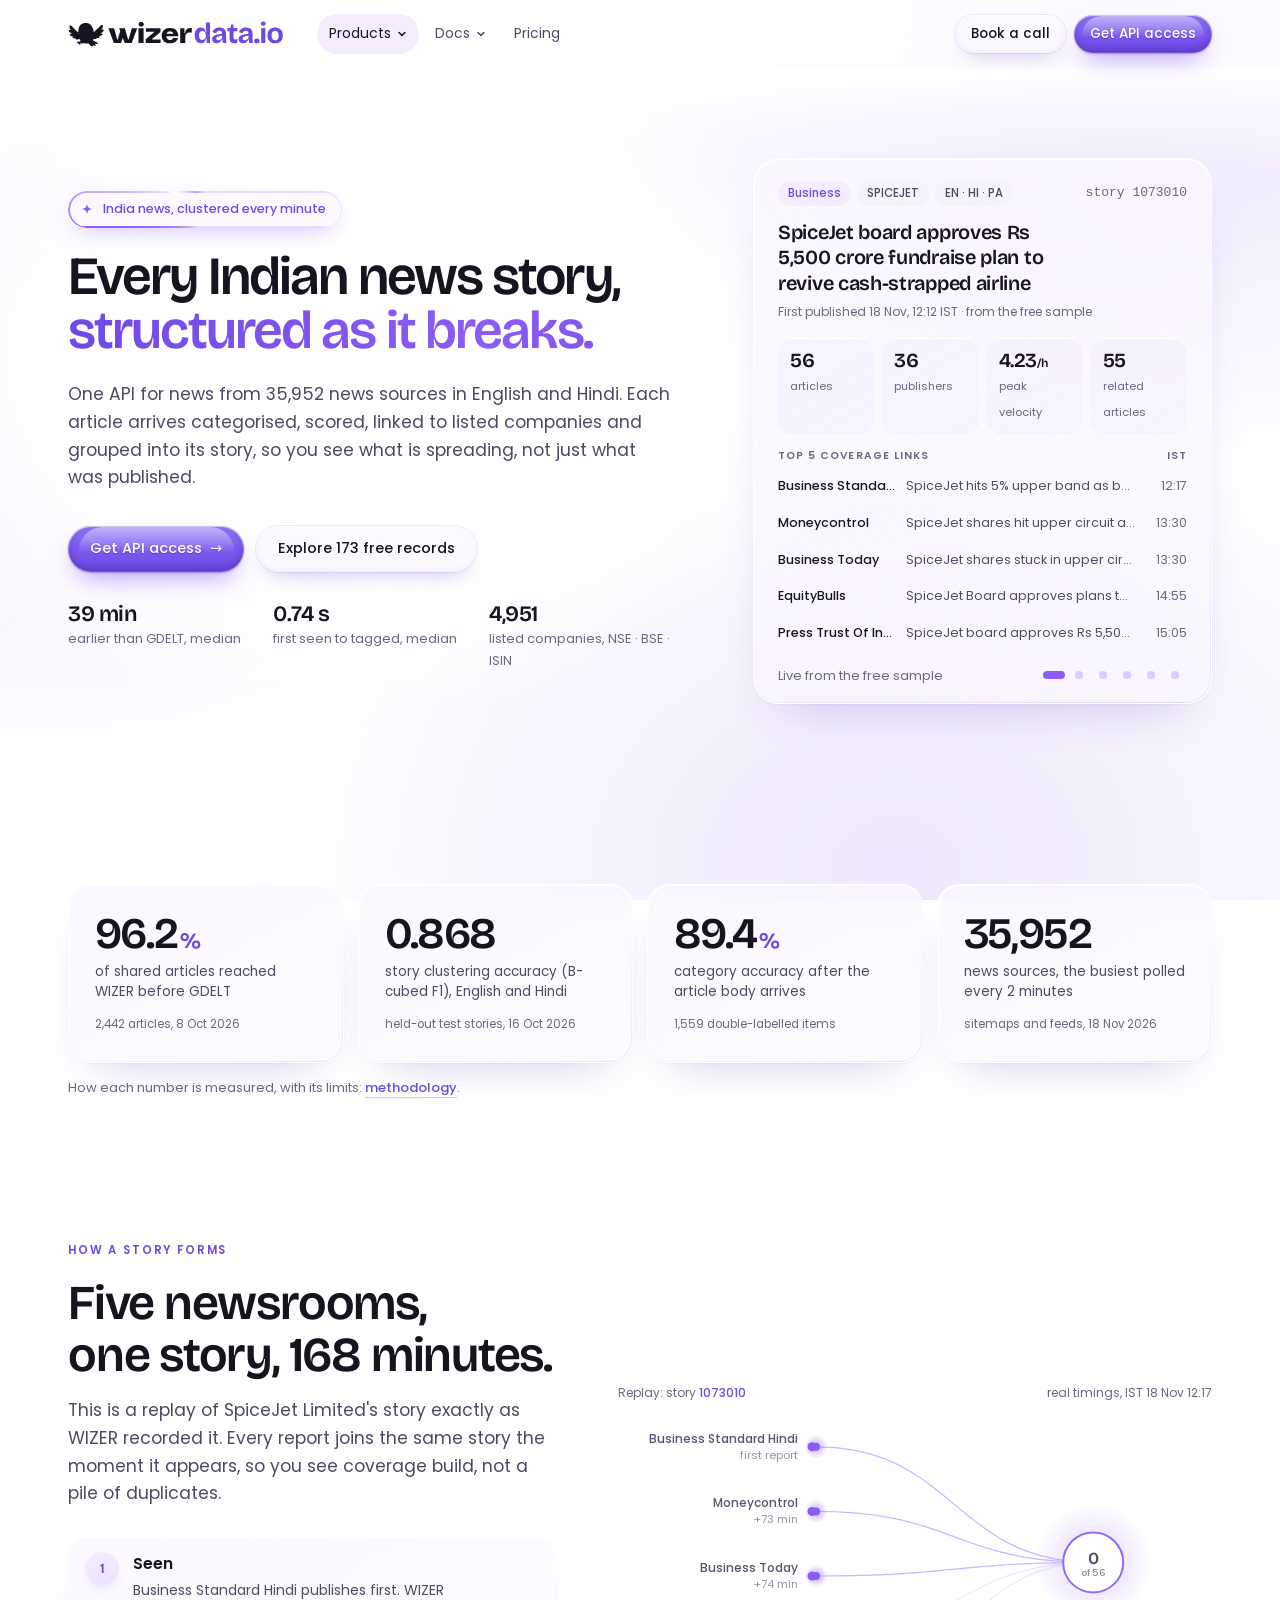
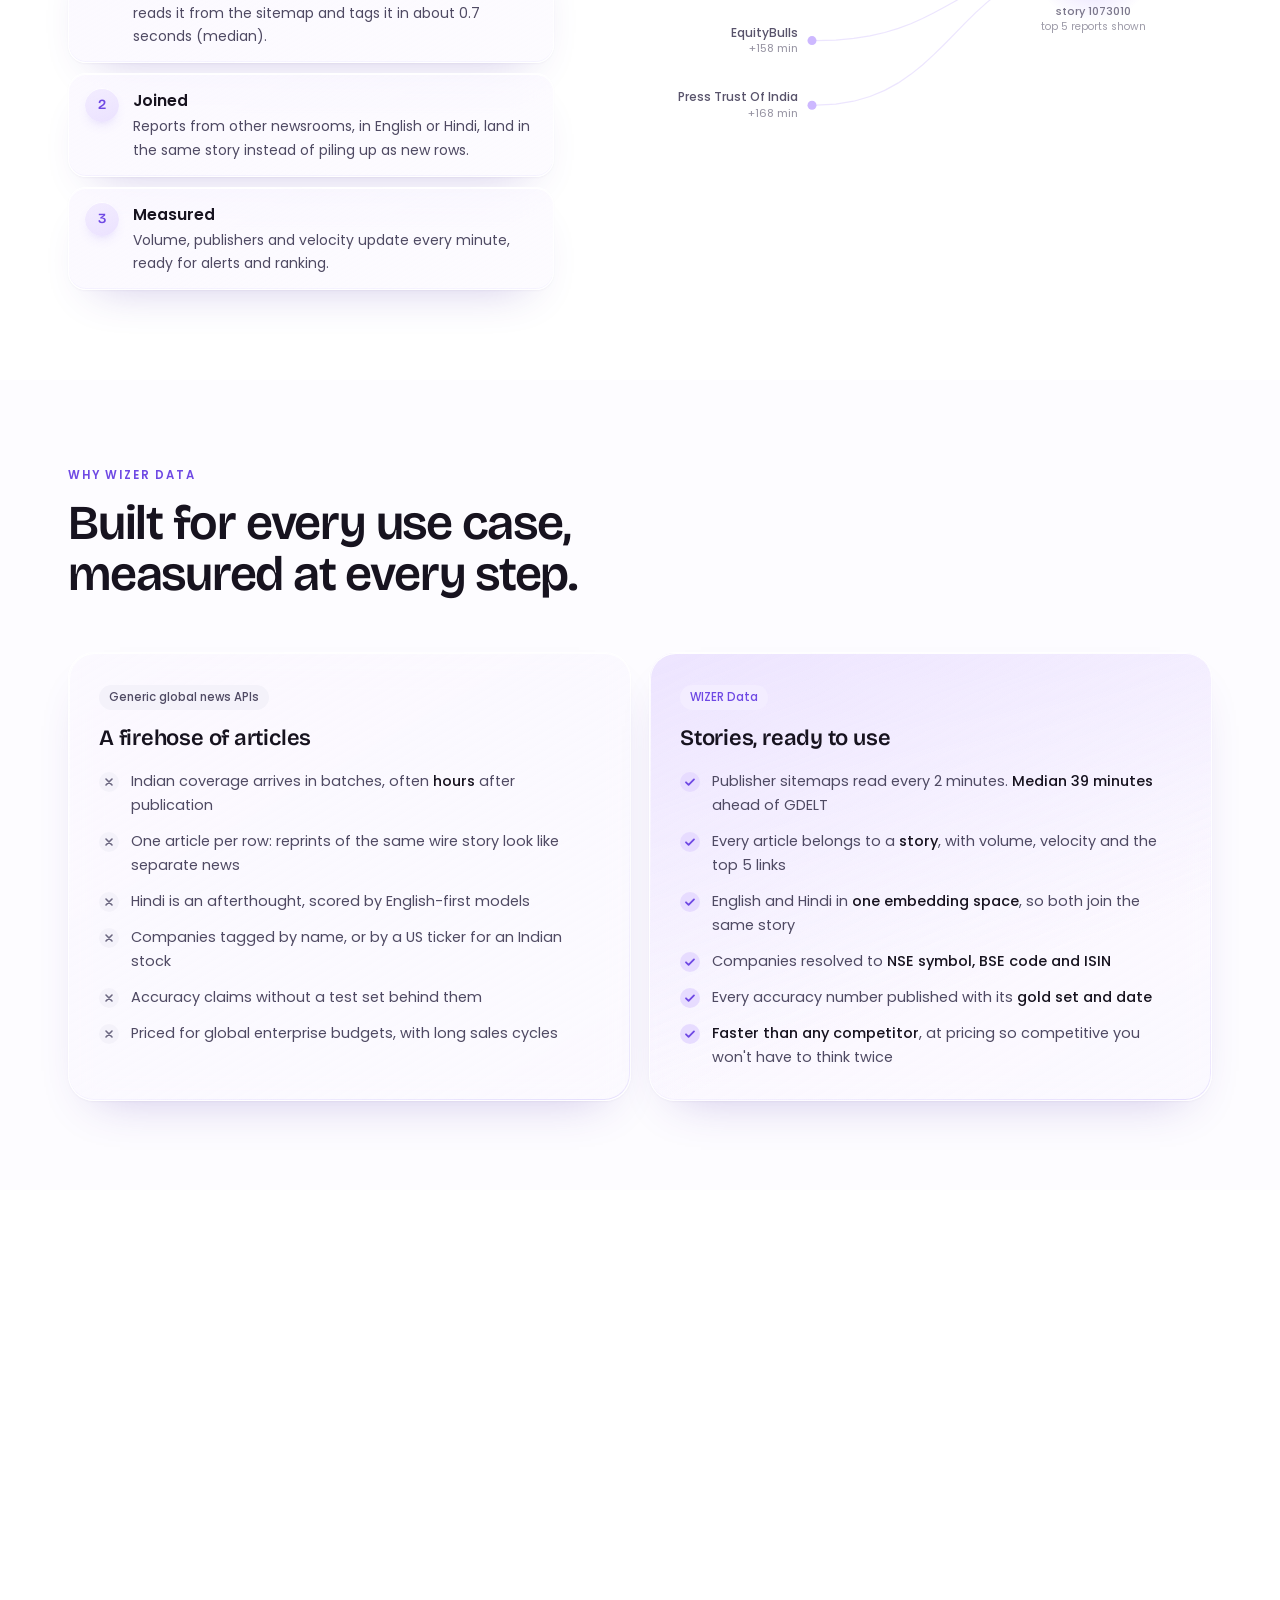
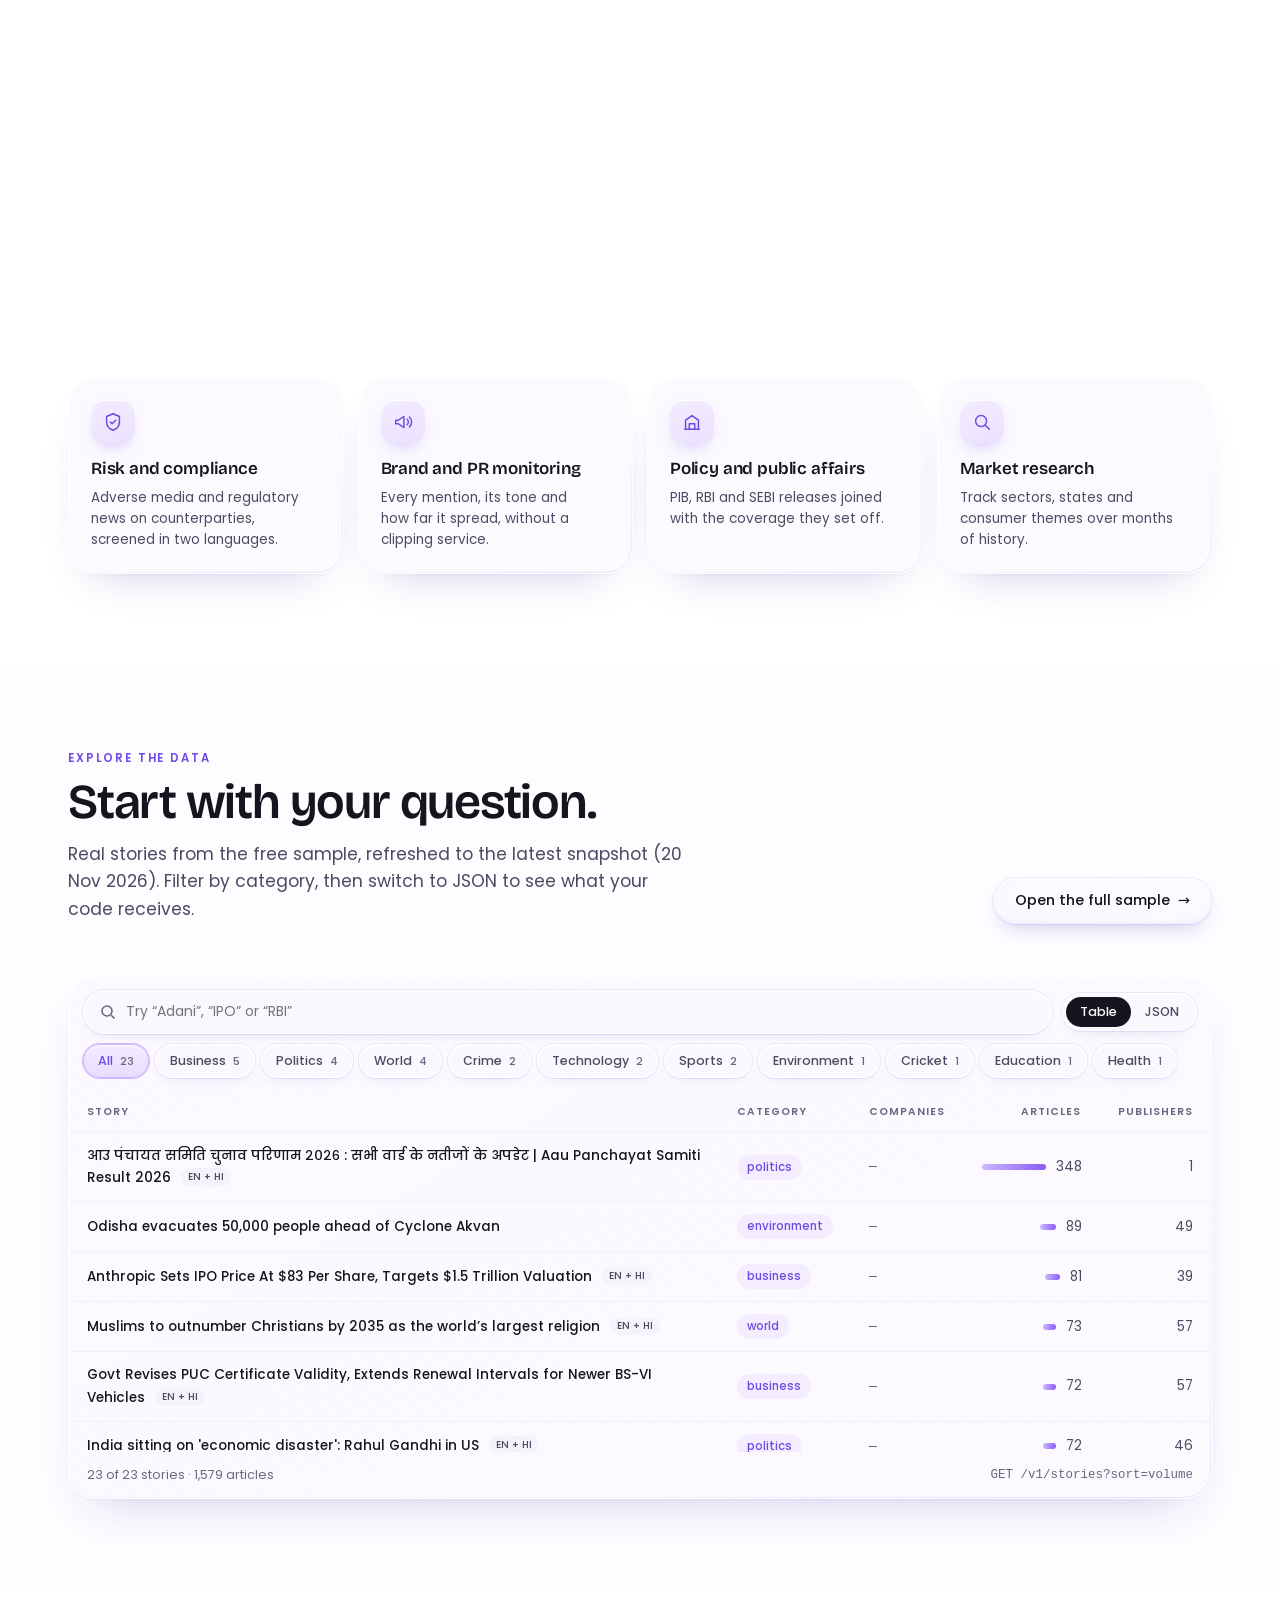
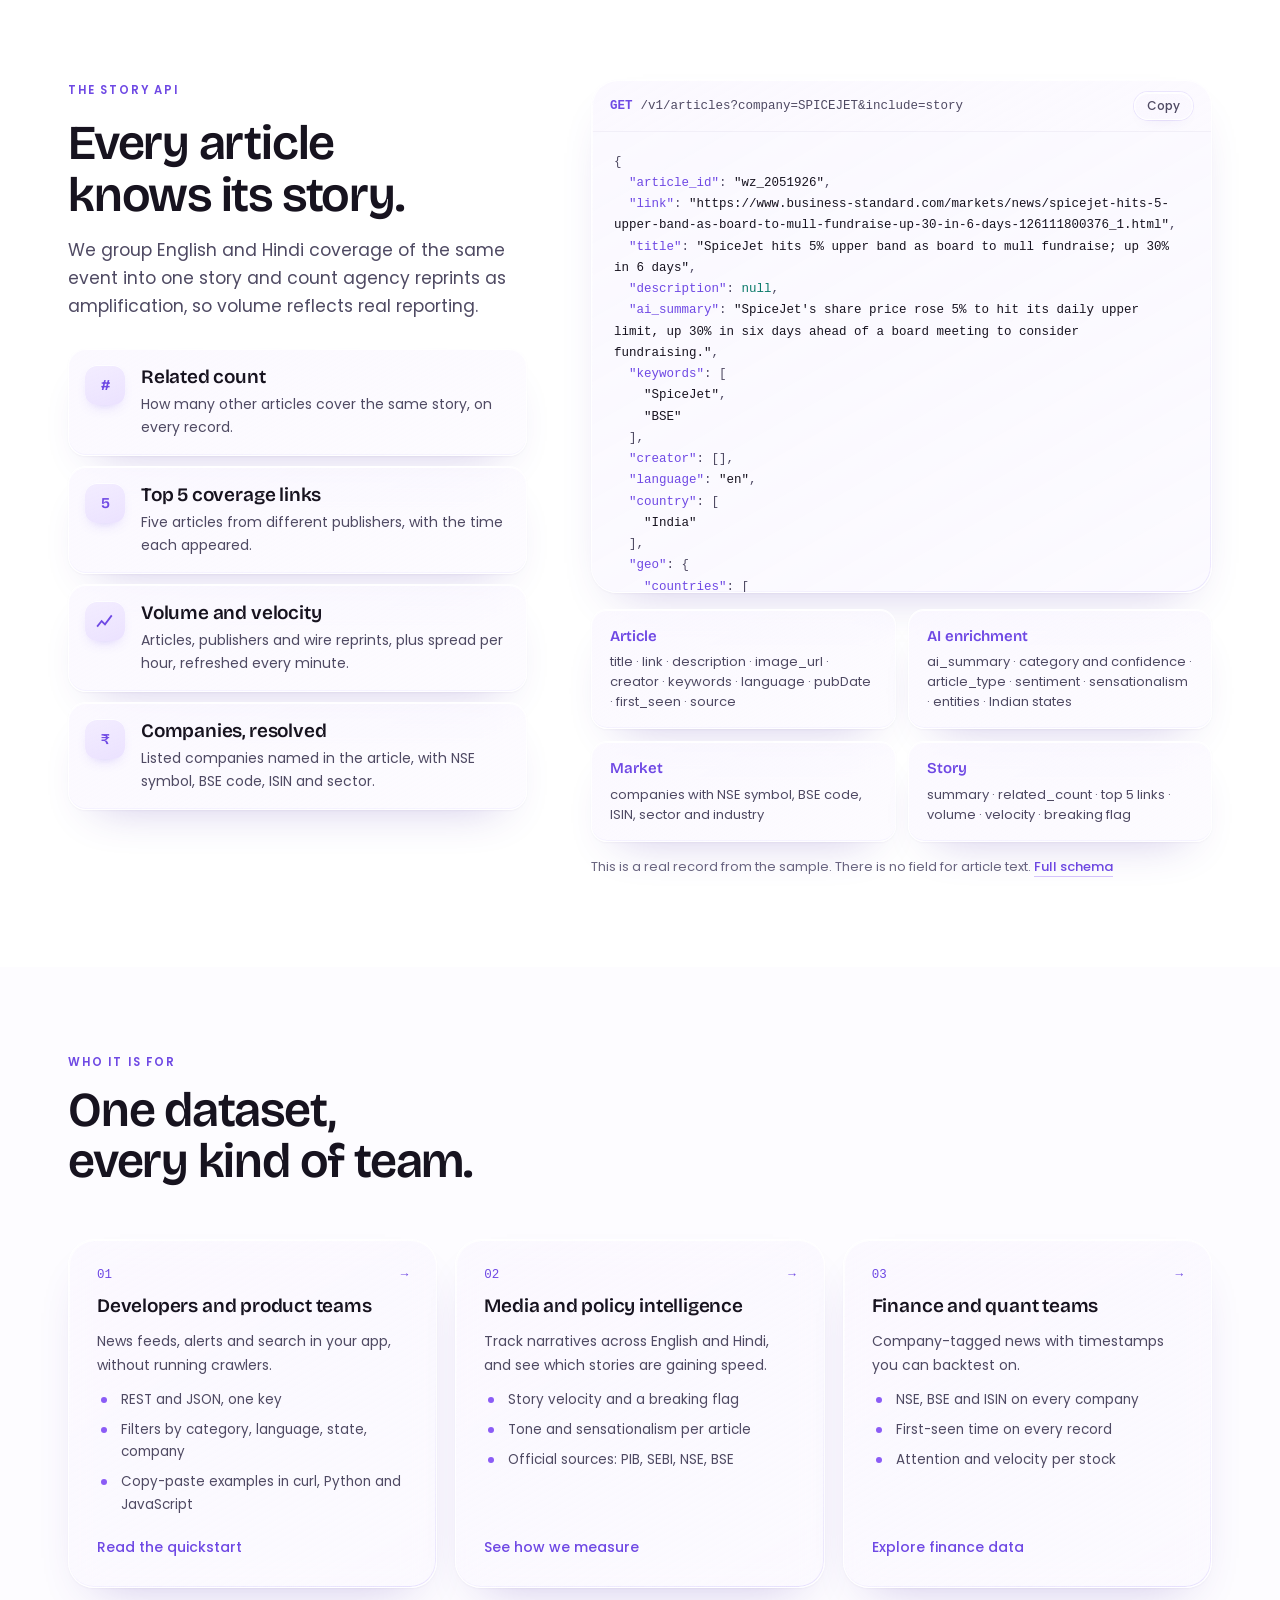
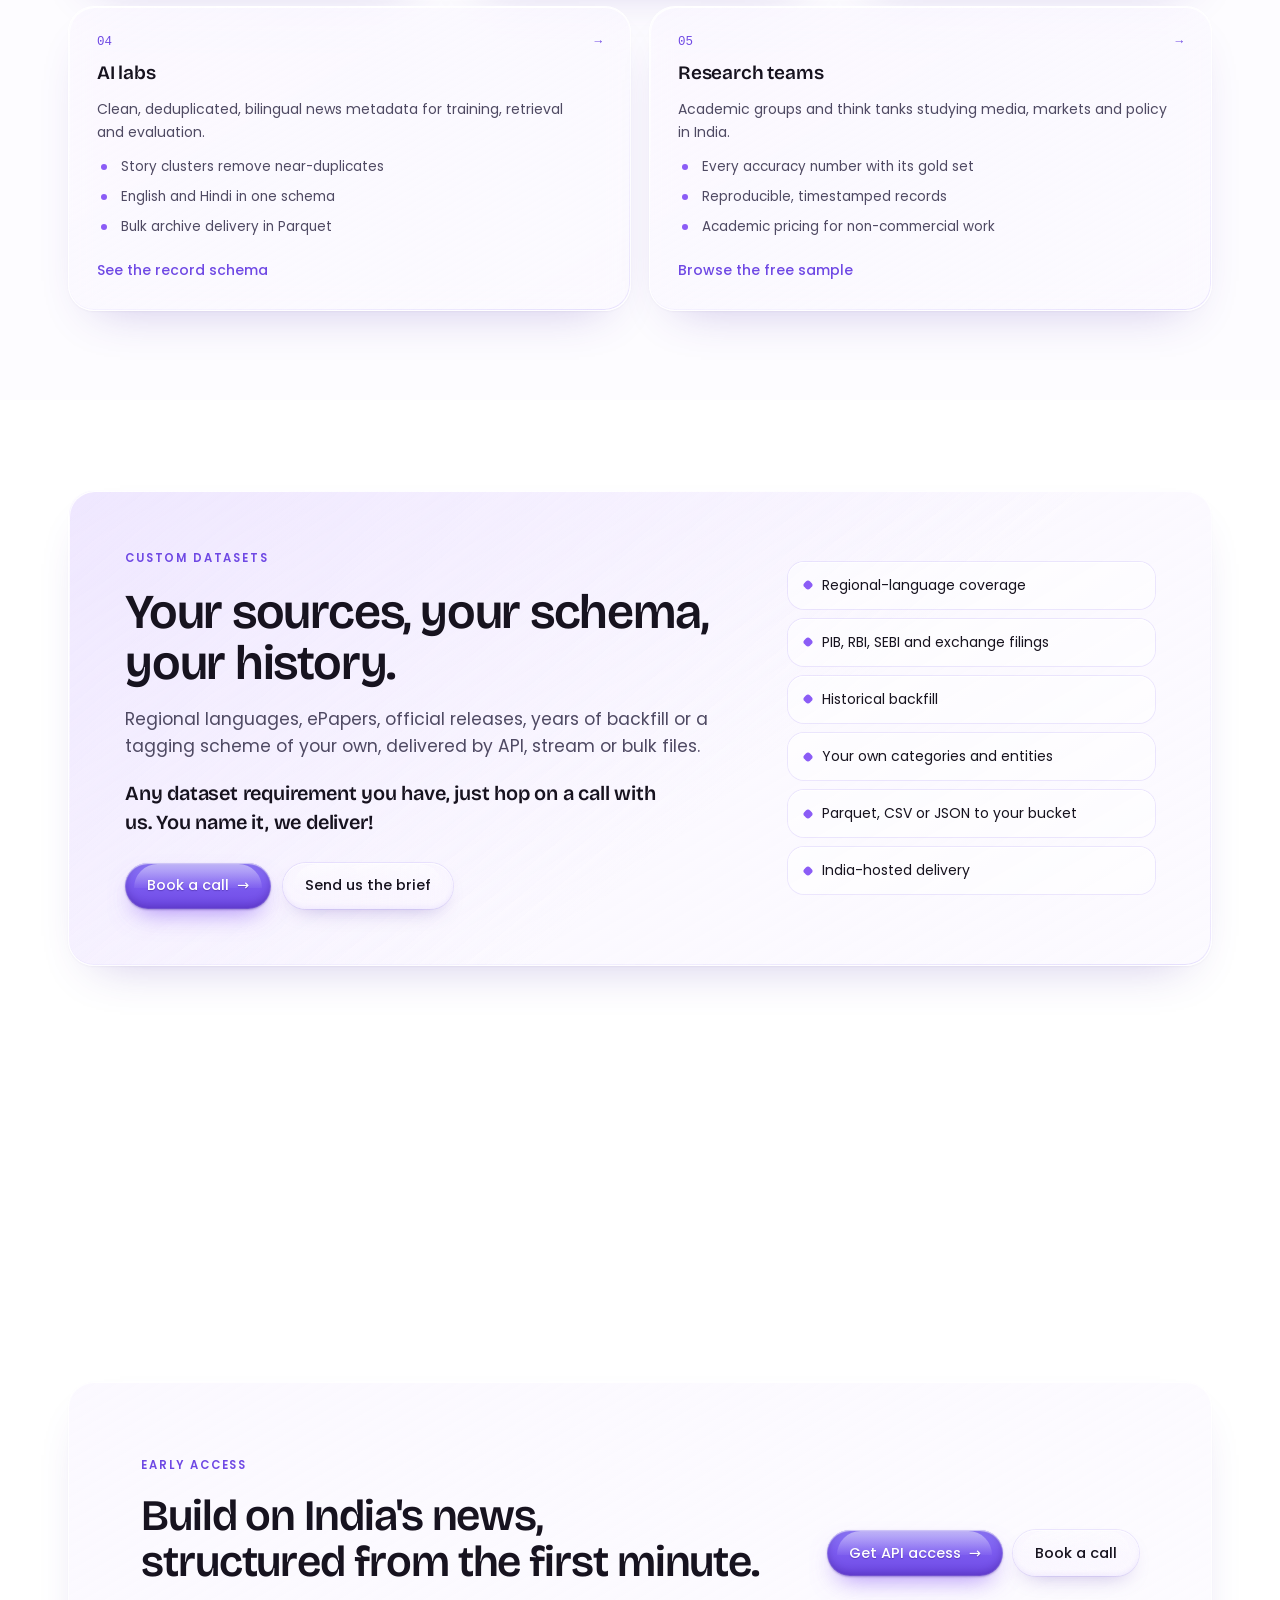
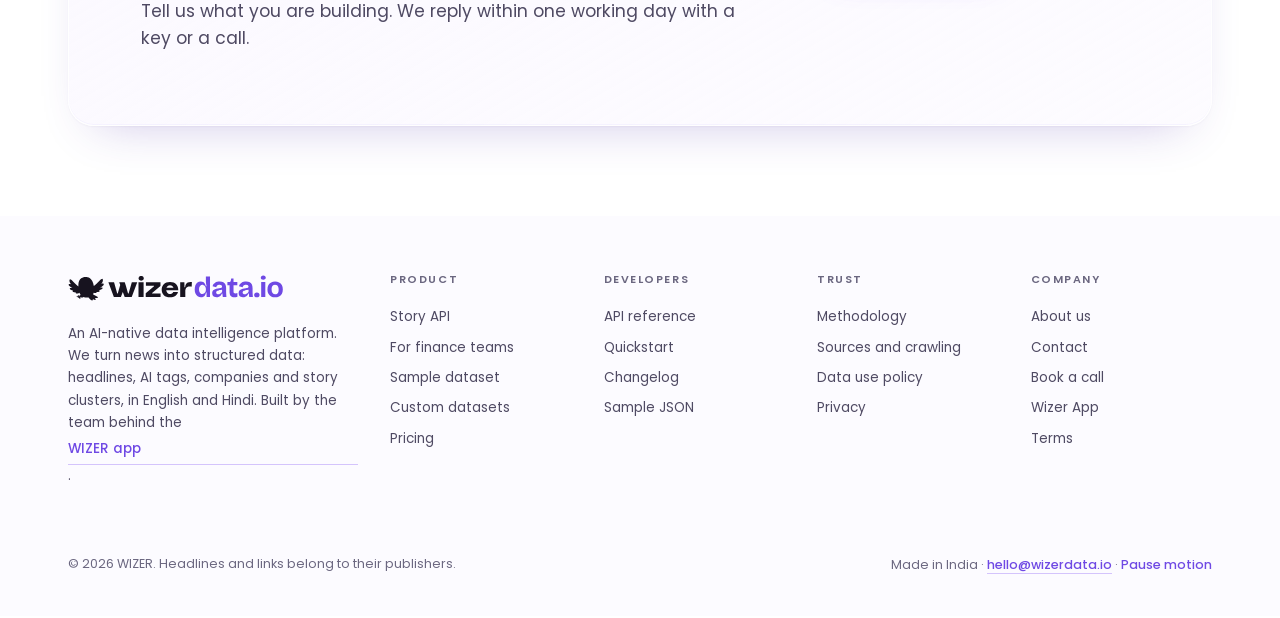
<file: index.html>
<!doctype html>
<html lang="en">
<head>
<meta charset="utf-8">
<meta name="viewport" content="width=device-width, initial-scale=1, viewport-fit=cover">
<title>WIZER Data · India&#x27;s news as structured data</title>
<meta name="description" content="One API for news in English and Hindi. Every article arrives tagged, linked to listed companies and grouped into its story, with volume and velocity. Never full text.">
<link rel="canonical" href="https://wizerdata.io/">
<meta name="theme-color" content="#ffffff" media="(prefers-color-scheme: light)">
<meta name="theme-color" content="#0f0d16" media="(prefers-color-scheme: dark)">
<meta property="og:type" content="website">
<meta property="og:site_name" content="WIZER Data">
<meta property="og:title" content="WIZER Data · India&#x27;s news as structured data">
<meta property="og:description" content="One API for news in English and Hindi. Every article arrives tagged, linked to listed companies and grouped into its story, with volume and velocity. Never full text.">
<meta property="og:url" content="https://wizerdata.io/">
<meta property="og:image" content="https://wizerdata.io/assets/img/og.png">
<meta property="og:image:width" content="1200"><meta property="og:image:height" content="630">
<meta property="og:image:alt" content="WIZER Data: India's news as structured data">
<meta name="twitter:card" content="summary_large_image">
<meta name="twitter:title" content="WIZER Data · India&#x27;s news as structured data">
<meta name="twitter:description" content="One API for news in English and Hindi. Every article arrives tagged, linked to listed companies and grouped into its story, with volume and velocity. Never full text.">
<meta name="twitter:image" content="https://wizerdata.io/assets/img/og.png">
<link rel="icon" href="assets/img/favicon.svg" type="image/svg+xml">
<link rel="icon" href="assets/img/favicon-32.png" sizes="32x32" type="image/png">
<link rel="apple-touch-icon" href="assets/img/apple-touch-icon.png">
<link rel="manifest" href="site.webmanifest">
<link rel="preconnect" href="https://fonts.googleapis.com">
<link rel="preconnect" href="https://fonts.gstatic.com" crossorigin>
<link rel="stylesheet" href="https://fonts.googleapis.com/css2?family=Bricolage+Grotesque:opsz,wght@12..96,500;12..96,600&family=Poppins:wght@400;500;600&display=swap">
<link rel="stylesheet" href="assets/css/site.5a1351df.css">
<script type="application/ld+json">{"@context": "https://schema.org", "@graph": [{"@type": "Organization", "name": "WIZER", "url": "https://letswizer.com", "logo": "https://wizerdata.io/assets/img/icon-512.png", "email": "hello@wizerdata.io"}, {"@type": "WebSite", "name": "WIZER Data", "url": "https://wizerdata.io"}]}</script>
</head>
<body>
<a class="skip" href="#main">Skip to content</a>
<header class="nav" id="nav">
  <div class="wrap">
    <a href="index.html" class="logo" aria-label="WIZER Data home"><svg class="" viewBox="440 334 8452 1020" aria-hidden="true" focusable="false"><path d="M1551.42 1000.61C1566.74 1015.77 1560.55 1039.88 1536.38 1043.42C1505.86 1047.88 1475.66 1040.4 1447.03 1026.11C1439.7 1051.25 1430.27 1073.07 1419.36 1092.01C1444.07 1109.39 1484.93 1129.93 1523.35 1149.23C1584.04 1179.74 1638.64 1207.17 1613.8 1214.26C1590.6 1239.14 1542.91 1243.11 1498.71 1235.86C1524.87 1272.66 1540.91 1303.82 1520.14 1309.75C1495.34 1316.83 1450.35 1298.96 1410.51 1274.37C1420.58 1301.6 1422.37 1323.52 1403.71 1328.85C1363.22 1340.41 1281.71 1261.89 1247.91 1212.39C1228.83 1216.44 1212.98 1218.03 1203.06 1219.03C1196.94 1219.64 1193.07 1220.03 1192.07 1220.63C1135.8 1222.23 1088.29 1212.82 1048.39 1196.03C1040.02 1203.17 1030.21 1208.85 1019.55 1212.67C1006.04 1217.51 991.646 1219.18 977.819 1217.53C965.038 1216.01 953.147 1211.68 943.18 1204.95C934.425 1212.33 924.583 1220.1 914.13 1228.09C913.468 1228.59 912.826 1229.08 912.205 1229.55C924.686 1257.32 928.536 1274.41 917.597 1278.69C904.723 1283.72 894.342 1271.22 880.806 1246.6C874.782 1242.02 866.348 1235.52 854.084 1226.8C843.135 1219 832.289 1211.92 822.333 1205.43C791.316 1185.19 769.117 1170.71 780.46 1158.41C789.764 1148.31 814.084 1159.07 844.739 1178.66C828.035 1149.1 816.465 1128 832.641 1121.67C847.305 1115.94 865.054 1139.2 883.921 1173.29C884.014 1172.44 884.117 1171.6 884.211 1170.77C887.605 1142.13 889.768 1123.85 906.317 1126.42C911.274 1127.18 914.668 1130.47 916.811 1135.76C919.605 1125.04 925.018 1114.81 932.645 1105.85C913.54 1080.87 898.865 1053.82 887.947 1026.87C851.279 1051.36 811.021 1066.77 770.183 1060.81C746.028 1057.28 739.829 1033.16 755.135 1017.99C722.297 1021.47 685.671 1019.29 647.183 1005.71C622.376 996.947 617.739 969.389 638.779 954.891C640.828 953.481 642.908 952.08 645.04 950.698C554.154 923.621 488.291 891.324 515.406 854.242C518.842 849.54 524.379 846.065 530.464 844.437C552.394 838.552 581.238 839.098 613.393 844.528C516.514 797.332 432.964 741.751 475.272 693.482C477.539 690.899 480.467 688.507 483.976 687.452C498.816 683.004 526.884 687.37 560.725 698.239C518.615 649.297 482.32 586.548 502.708 517.961C505.637 508.11 512.829 497.815 524.389 498.524C572.472 501.462 658.608 615.735 736.186 689.571C766.84 718.74 809.593 752.192 848.878 782.262C821.877 441.342 1052.49 407.962 1118.07 407.962C1119.69 407.962 1121.72 407.907 1124.16 407.853C1175.28 406.589 1400.19 401.05 1453.61 767.982C1493.99 737.131 1538.66 702.359 1570.38 672.181C1647.96 598.345 1734.1 484.081 1782.18 481.134C1793.73 480.424 1800.93 490.72 1803.86 500.58C1824.24 569.158 1787.96 631.916 1745.83 680.858C1779.69 669.98 1807.74 665.614 1822.58 670.062C1826.1 671.117 1829.02 673.509 1831.29 676.092C1873.61 724.361 1790.06 779.942 1693.18 827.138C1725.33 821.708 1754.18 821.162 1776.11 827.047C1782.19 828.684 1787.73 832.158 1791.16 836.861C1818.27 873.942 1752.42 906.231 1661.53 933.307C1663.66 934.69 1665.74 936.091 1667.79 937.5C1688.83 951.998 1684.19 979.557 1659.39 988.316C1620.9 1001.9 1584.27 1004.08 1551.42 1000.61ZM2664.45 1196.22L2589.84 996.474L2514.8 1196.22H2239.1L2024.25 621.029H2246.55L2370.74 1058.7H2391.85L2488.43 724.997L2449.6 621.029H2666.53L2707.71 747.226L2796.09 1058.7H2817.2L2943.88 621.029H3156.24L2940.15 1196.22H2664.45ZM4766.17 907.895C4766.17 917.4 4765.82 926.804 4765.12 936.091H4294.16C4297.07 956.91 4303.14 977.029 4312.14 995.438C4325.22 1022.19 4344.03 1044.41 4366.69 1059.86C4389.34 1075.3 4415.04 1083.43 4441.2 1083.43C4467.37 1083.43 4493.06 1075.3 4515.72 1059.86C4537.66 1044.9 4556.01 1023.58 4569.02 997.939H4754.75C4721.78 1121.24 4617.3 1210.77 4441.2 1210.77C4232.75 1210.77 4116.24 1075.17 4116.24 907.895C4116.24 740.623 4226.54 605.021 4441.2 605.021C4657.94 605.021 4766.17 740.623 4766.17 907.895ZM3489.19 1196.22V1049.96L3814.57 776.013V759.642H3496.64V619.937H4067.92V765.099L3740.05 1040.14V1055.42H4071.64V1196.22H3489.19ZM4841.74 1196.22V619.937H5005.68L5009.39 815.305H5034.23C5040.03 764.371 5050.79 723.988 5066.53 694.155C5083.09 663.595 5106.26 641.402 5136.08 627.577C5166.71 613.753 5204.38 606.84 5249.08 606.84C5255.72 606.84 5263.17 607.204 5271.45 607.932C5279.73 607.932 5289.25 608.659 5300 610.114L5292.55 797.842C5279.3 792.021 5264.81 788.383 5249.08 786.927C5234.19 784.745 5220.94 783.653 5209.35 783.653C5177.05 783.653 5148.9 789.11 5124.89 800.025C5101.72 810.939 5083.09 827.674 5069.01 850.231C5055.76 872.787 5047.08 901.165 5042.94 935.363V1196.22H4841.74ZM3205.87 1196.22V619.937H3405.82V1196.22H3205.87ZM3414.56 464.953C3414.56 480.915 3409.78 496.605 3400.69 510.43C3391.62 524.255 3378.55 535.742 3362.81 543.719C3347.08 551.704 3329.23 555.906 3311.07 555.906C3292.91 555.906 3275.05 551.704 3259.32 543.719C3243.59 535.742 3230.52 524.255 3221.44 510.43C3212.36 496.605 3207.58 480.915 3207.58 464.953C3207.58 448.991 3212.36 433.301 3221.44 419.477C3230.52 405.652 3243.59 394.164 3259.32 386.188C3275.05 378.202 3292.91 374 3311.07 374C3329.23 374 3347.08 378.202 3362.81 386.188C3378.55 394.164 3391.62 405.652 3400.69 419.477C3409.78 433.301 3414.56 448.991 3414.56 464.953ZM4575.27 830.585C4573.71 826.81 4572.05 823.09 4570.27 819.443C4557.19 792.694 4538.37 770.474 4515.72 755.021C4493.06 739.577 4467.37 731.446 4441.2 731.446C4415.04 731.446 4389.34 739.577 4366.69 755.021C4344.03 770.474 4325.22 792.694 4312.14 819.443C4310.36 823.09 4308.69 826.81 4307.14 830.585H4575.27ZM921.52 1180.89C920.454 1178.84 919.512 1176.73 918.684 1174.56C918.353 1177.73 917.959 1181.01 917.494 1184.38C918.86 1183.2 920.205 1182.04 921.52 1180.89Z" fill="currentColor"/><path class="logo-accent" d="M5657.12 1210.75C5607.63 1210.75 5564.13 1198 5526.62 1172.5C5489.88 1147 5461.38 1111 5441.13 1064.5C5420.88 1018 5410.75 962.875 5410.75 899.125C5410.75 839.125 5419.75 785.875 5437.75 739.375C5455.75 692.875 5482.38 656.5 5517.62 630.25C5552.88 604 5596.75 590.875 5649.25 590.875C5687.5 590.875 5719.75 598 5746 612.25C5772.25 626.5 5793.63 647.5 5810.12 675.25C5827.38 702.25 5840.88 734.875 5850.63 773.125H5876.5C5871.25 749.125 5866.38 725.875 5861.88 703.375C5858.13 680.125 5855.13 658 5852.88 637C5850.63 616 5849.5 597.625 5849.5 581.875V390.625H6011.5V904.75V1195H5876.5V1024H5854C5845.75 1066 5833 1100.88 5815.75 1128.62C5798.5 1156.38 5776.38 1177 5749.38 1190.5C5723.13 1204 5692.38 1210.75 5657.12 1210.75ZM5711.12 1078C5735.88 1078 5756.88 1072.75 5774.13 1062.25C5791.38 1051.75 5805.62 1038.25 5816.88 1021.75C5828.13 1004.5 5836.38 986.125 5841.63 966.625C5846.88 946.375 5849.5 927.625 5849.5 910.375V889C5849.5 874.75 5847.25 860.125 5842.75 845.125C5839 829.375 5833.38 814 5825.88 799C5818.38 784 5809 770.875 5797.75 759.625C5786.5 747.625 5773.38 738.25 5758.38 731.5C5743.38 724.75 5726.88 721.375 5708.88 721.375C5681.88 721.375 5659 728.875 5640.25 743.875C5621.5 758.875 5606.88 779.875 5596.38 806.875C5585.88 833.125 5580.63 863.875 5580.63 899.125C5580.63 935.125 5585.88 966.625 5596.38 993.625C5607.63 1020.62 5623 1041.62 5642.5 1056.62C5662 1070.88 5684.88 1078 5711.12 1078ZM6265.38 1210.75C6232.38 1210.75 6203.13 1204.38 6177.63 1191.62C6152.13 1178.12 6132.26 1159 6118.01 1134.25C6103.76 1109.5 6096.63 1078.75 6096.63 1042C6096.63 1009.75 6102.63 982.75 6114.63 961C6127.38 939.25 6145.76 921.625 6169.76 908.125C6193.76 894.625 6223.38 883.375 6258.63 874.375C6293.88 865.375 6334.01 857.5 6379.01 850.75C6403.01 847 6422.51 843.625 6437.51 840.625C6453.26 836.875 6464.88 831.25 6472.38 823.75C6479.88 815.5 6483.63 803.875 6483.63 788.875C6483.63 767.875 6476.13 749.875 6461.13 734.875C6446.13 719.875 6422.51 712.375 6390.26 712.375C6368.51 712.375 6348.26 716.125 6329.51 723.625C6311.51 731.125 6295.76 742.375 6282.26 757.375C6269.51 772.375 6260.13 791.5 6254.13 814.75L6111.26 770.875C6120.26 740.125 6133.01 713.5 6149.51 691C6166.76 668.5 6187.38 649.75 6211.38 634.75C6235.38 619 6262.76 607.375 6293.51 599.875C6324.26 592.375 6357.63 588.625 6393.63 588.625C6451.38 588.625 6498.26 598 6534.26 616.75C6571.01 634.75 6598.38 663.25 6616.38 702.25C6634.38 740.5 6643.38 790 6643.38 850.75V952C6643.38 978.25 6643.76 1004.88 6644.51 1031.88C6646.01 1058.88 6647.51 1086.25 6649.01 1114C6651.26 1141 6653.51 1168 6655.76 1195H6512.88C6509.88 1176.25 6506.88 1154.88 6503.88 1130.88C6501.63 1106.12 6499.76 1081.38 6498.26 1056.62H6478.01C6467.51 1085.12 6452.51 1111 6433.01 1134.25C6413.51 1157.5 6389.51 1176.25 6361.01 1190.5C6333.26 1204 6301.38 1210.75 6265.38 1210.75ZM6334.01 1093.75C6348.26 1093.75 6362.51 1091.12 6376.76 1085.88C6391.76 1080.62 6406.01 1073.5 6419.51 1064.5C6433.76 1054.75 6446.51 1042.75 6457.76 1028.5C6469.76 1014.25 6479.51 998.125 6487.01 980.125L6484.76 885.625L6510.63 891.25C6497.13 901 6481.38 908.875 6463.38 914.875C6445.38 920.125 6426.63 924.25 6407.13 927.25C6388.38 930.25 6369.63 933.625 6350.88 937.375C6332.13 941.125 6315.26 946 6300.26 952C6286.01 958 6274.38 966.25 6265.38 976.75C6257.13 986.5 6253.01 1000.38 6253.01 1018.38C6253.01 1041.62 6260.51 1060 6275.51 1073.5C6290.51 1087 6310.01 1093.75 6334.01 1093.75ZM6970.71 1208.5C6904.71 1208.5 6855.96 1191.25 6824.46 1156.75C6793.71 1121.5 6778.34 1065.62 6778.34 989.125V731.5H6692.84L6695.09 604.375H6754.71C6777.96 604.375 6795.21 601 6806.46 594.25C6817.71 587.5 6824.46 575.125 6826.71 557.125L6841.34 472.75H6933.59V604.375H7083.21V736H6933.59V982.375C6933.59 1009.38 6939.96 1028.88 6952.71 1040.88C6965.46 1052.88 6984.96 1058.88 7011.21 1058.88C7025.46 1058.88 7038.96 1057.38 7051.71 1054.38C7065.21 1051.38 7076.84 1046.5 7086.59 1039.75V1190.5C7063.34 1198 7041.96 1202.88 7022.46 1205.12C7002.96 1207.38 6985.71 1208.5 6970.71 1208.5ZM7303.11 1210.75C7270.11 1210.75 7240.86 1204.38 7215.36 1191.62C7189.86 1178.12 7169.98 1159 7155.73 1134.25C7141.48 1109.5 7134.36 1078.75 7134.36 1042C7134.36 1009.75 7140.36 982.75 7152.36 961C7165.11 939.25 7183.48 921.625 7207.48 908.125C7231.48 894.625 7261.11 883.375 7296.36 874.375C7331.61 865.375 7371.73 857.5 7416.73 850.75C7440.73 847 7460.23 843.625 7475.23 840.625C7490.98 836.875 7502.61 831.25 7510.11 823.75C7517.61 815.5 7521.36 803.875 7521.36 788.875C7521.36 767.875 7513.86 749.875 7498.86 734.875C7483.86 719.875 7460.23 712.375 7427.98 712.375C7406.23 712.375 7385.98 716.125 7367.23 723.625C7349.23 731.125 7333.48 742.375 7319.98 757.375C7307.23 772.375 7297.86 791.5 7291.86 814.75L7148.98 770.875C7157.98 740.125 7170.73 713.5 7187.23 691C7204.48 668.5 7225.11 649.75 7249.11 634.75C7273.11 619 7300.48 607.375 7331.23 599.875C7361.98 592.375 7395.36 588.625 7431.36 588.625C7489.11 588.625 7535.98 598 7571.98 616.75C7608.73 634.75 7636.11 663.25 7654.11 702.25C7672.11 740.5 7681.11 790 7681.11 850.75V952C7681.11 978.25 7681.48 1004.88 7682.23 1031.88C7683.73 1058.88 7685.23 1086.25 7686.73 1114C7688.98 1141 7691.23 1168 7693.48 1195H7550.61C7547.61 1176.25 7544.61 1154.88 7541.61 1130.88C7539.36 1106.12 7537.48 1081.38 7535.98 1056.62H7515.73C7505.23 1085.12 7490.23 1111 7470.73 1134.25C7451.23 1157.5 7427.23 1176.25 7398.73 1190.5C7370.98 1204 7339.11 1210.75 7303.11 1210.75ZM7371.73 1093.75C7385.98 1093.75 7400.23 1091.12 7414.48 1085.88C7429.48 1080.62 7443.73 1073.5 7457.23 1064.5C7471.48 1054.75 7484.23 1042.75 7495.48 1028.5C7507.48 1014.25 7517.23 998.125 7524.73 980.125L7522.48 885.625L7548.36 891.25C7534.86 901 7519.11 908.875 7501.11 914.875C7483.11 920.125 7464.36 924.25 7444.86 927.25C7426.11 930.25 7407.36 933.625 7388.61 937.375C7369.86 941.125 7352.98 946 7337.98 952C7323.73 958 7312.11 966.25 7303.11 976.75C7294.86 986.5 7290.73 1000.38 7290.73 1018.38C7290.73 1041.62 7298.23 1060 7313.23 1073.5C7328.23 1087 7347.73 1093.75 7371.73 1093.75ZM7848.61 1209.62C7813.36 1209.62 7786.73 1202.12 7768.73 1187.12C7751.48 1172.12 7742.86 1148.88 7742.86 1117.38C7742.86 1085.12 7751.48 1061.5 7768.73 1046.5C7786.73 1031.5 7813.36 1024 7848.61 1024C7884.61 1024 7911.23 1031.5 7928.48 1046.5C7946.48 1061.5 7955.48 1085.12 7955.48 1117.38C7955.48 1178.88 7919.86 1209.62 7848.61 1209.62ZM8018.98 1195V604.375H8180.98V1195H8018.98ZM8101.11 515.5C8069.61 515.5 8045.23 509.125 8027.98 496.375C8011.48 482.875 8003.23 463.375 8003.23 437.875C8003.23 411.625 8011.48 391.75 8027.98 378.25C8045.23 364.75 8069.61 358 8101.11 358C8133.36 358 8157.73 364.75 8174.23 378.25C8191.48 391.75 8200.11 411.625 8200.11 437.875C8200.11 462.625 8191.48 481.75 8174.23 495.25C8157.73 508.75 8133.36 515.5 8101.11 515.5ZM8565 1210.75C8505.75 1210.75 8453.62 1199.12 8408.62 1175.88C8363.62 1151.88 8328.37 1117 8302.87 1071.25C8277.37 1024.75 8264.62 967 8264.62 898C8264.62 829 8277.37 771.625 8302.87 725.875C8329.12 680.125 8364.75 646 8409.75 623.5C8455.5 600.25 8507.25 588.625 8565 588.625C8624.25 588.625 8676.37 600.25 8721.37 623.5C8767.12 646.75 8802.75 681.625 8828.25 728.125C8854.5 773.875 8867.62 831.25 8867.62 900.25C8867.62 970 8854.12 1028.12 8827.12 1074.62C8800.87 1120.38 8764.87 1154.5 8719.12 1177C8674.12 1199.5 8622.75 1210.75 8565 1210.75ZM8570.62 1090.38C8599.87 1090.38 8624.25 1083.62 8643.75 1070.12C8664 1056.62 8679 1036.38 8688.75 1009.38C8699.25 981.625 8704.5 948.25 8704.5 909.25C8704.5 868 8698.87 833.125 8687.62 804.625C8677.12 775.375 8661.37 753.25 8640.37 738.25C8619.37 722.5 8592.75 714.625 8560.5 714.625C8532.75 714.625 8508.75 721.375 8488.5 734.875C8468.25 747.625 8452.87 767.875 8442.37 795.625C8431.87 822.625 8426.62 856 8426.62 895.75C8426.62 959.5 8439.37 1007.88 8464.87 1040.88C8490.37 1073.88 8525.62 1090.38 8570.62 1090.38Z"/></svg></a>
    <nav class="nav-links" aria-label="Primary"><div class="dd" data-dd><button class="dd-btn is-here" type="button" aria-expanded="false" aria-controls="dd-products">Products<svg class="chev" width="10" height="10" viewBox="0 0 10 10" aria-hidden="true"><path d="M2 3.5l3 3 3-3" fill="none" stroke="currentColor" stroke-width="1.5" stroke-linecap="round" stroke-linejoin="round"/></svg></button><div class="dd-panel" id="dd-products" hidden><div class="dd-grid"><a class="dd-item" href="index.html#story-api" aria-current="page"><span class="dd-ico" aria-hidden="true"><svg width="20" height="20" viewBox="0 0 20 20" fill="none" stroke="currentColor" stroke-width="1.5" stroke-linecap="round" stroke-linejoin="round"><path d="M4 5h9a2 2 0 012 2v9H6a2 2 0 01-2-2V5z"/><path d="M15 9h1.5a1.5 1.5 0 011.5 1.5V15a1 1 0 01-1 1h-2"/><path d="M7 8.5h5M7 11.5h5M7 14h3"/></svg></span><span class="dd-txt"><b>News &amp; Story API</b><span>Indian news with AI tags, companies and story clusters, in English and Hindi.</span></span></a><a class="dd-item" href="finance.html"><span class="dd-ico" aria-hidden="true"><svg width="20" height="20" viewBox="0 0 20 20" fill="none" stroke="currentColor" stroke-width="1.5" stroke-linecap="round" stroke-linejoin="round"><path d="M3.5 16.5h13"/><path d="M5.5 13l3-3.5 2.5 2 4-5"/><path d="M12.5 6.5H15V9"/></svg></span><span class="dd-txt"><b>Finance data</b><span>Company-tagged news with NSE, BSE and ISIN, for quant and research teams.</span></span></a><a class="dd-item" href="sample.html"><span class="dd-ico" aria-hidden="true"><svg width="20" height="20" viewBox="0 0 20 20" fill="none" stroke="currentColor" stroke-width="1.5" stroke-linecap="round" stroke-linejoin="round"><rect x="3.5" y="4" width="13" height="12" rx="2"/><path d="M3.5 8h13M3.5 12h13M8 4v12"/></svg></span><span class="dd-txt"><b>Sample dataset</b><span>The latest real records, every field. No sign-up.</span></span></a><a class="dd-item" href="index.html#custom"><span class="dd-ico" aria-hidden="true"><svg width="20" height="20" viewBox="0 0 20 20" fill="none" stroke="currentColor" stroke-width="1.5" stroke-linecap="round" stroke-linejoin="round"><path d="M4 6h7M14 6h2M4 10h2M9 10h7M4 14h9M16 14h0"/><circle cx="12.5" cy="6" r="1.5"/><circle cx="7.5" cy="10" r="1.5"/><circle cx="14.5" cy="14" r="1.5"/></svg></span><span class="dd-txt"><b>Custom datasets</b><span>Your sources, regions, history and delivery format.</span></span></a></div></div></div><div class="dd" data-dd><button class="dd-btn" type="button" aria-expanded="false" aria-controls="dd-docs">Docs<svg class="chev" width="10" height="10" viewBox="0 0 10 10" aria-hidden="true"><path d="M2 3.5l3 3 3-3" fill="none" stroke="currentColor" stroke-width="1.5" stroke-linecap="round" stroke-linejoin="round"/></svg></button><div class="dd-panel" id="dd-docs" hidden><div class="dd-grid"><a class="dd-item" href="docs.html"><span class="dd-ico" aria-hidden="true"><svg width="20" height="20" viewBox="0 0 20 20" fill="none" stroke="currentColor" stroke-width="1.5" stroke-linecap="round" stroke-linejoin="round"><path d="M5 3.5h8l2.5 2.5v10.5H5z"/><path d="M8 9.5l-1.5 1.5L8 12.5M12 9.5l1.5 1.5-1.5 1.5"/></svg></span><span class="dd-txt"><b>API reference</b><span>Endpoints, parameters, errors and rate limits.</span></span></a><a class="dd-item" href="docs.html#quickstart"><span class="dd-ico" aria-hidden="true"><svg width="20" height="20" viewBox="0 0 20 20" fill="none" stroke="currentColor" stroke-width="1.5" stroke-linecap="round" stroke-linejoin="round"><path d="M11 3L5 11h4.5L9 17l6-8h-4.5z"/></svg></span><span class="dd-txt"><b>Quickstart</b><span>Your first call in curl, Python or JavaScript.</span></span></a><a class="dd-item" href="docs.html#schema"><span class="dd-ico" aria-hidden="true"><svg width="20" height="20" viewBox="0 0 20 20" fill="none" stroke="currentColor" stroke-width="1.5" stroke-linecap="round" stroke-linejoin="round"><path d="M10 3.5l6.5 3.25L10 10 3.5 6.75z"/><path d="M3.5 10.25L10 13.5l6.5-3.25"/><path d="M3.5 13.75L10 17l6.5-3.25"/></svg></span><span class="dd-txt"><b>Record schema</b><span>Every field, its type and how often it is filled.</span></span></a><a class="dd-item" href="methodology.html"><span class="dd-ico" aria-hidden="true"><svg width="20" height="20" viewBox="0 0 20 20" fill="none" stroke="currentColor" stroke-width="1.5" stroke-linecap="round" stroke-linejoin="round"><circle cx="10" cy="10" r="6.5"/><circle cx="10" cy="10" r="3.5"/><circle cx="10" cy="10" r=".8" fill="currentColor"/></svg></span><span class="dd-txt"><b>Methodology</b><span>How every accuracy number is measured, with its limits.</span></span></a><a class="dd-item" href="docs.html#changelog"><span class="dd-ico" aria-hidden="true"><svg width="20" height="20" viewBox="0 0 20 20" fill="none" stroke="currentColor" stroke-width="1.5" stroke-linecap="round" stroke-linejoin="round"><circle cx="10" cy="10" r="6.5"/><path d="M10 6.5V10l2.5 1.5"/></svg></span><span class="dd-txt"><b>Changelog</b><span>What changed in the API and the pipeline.</span></span></a><a class="dd-item" href="openapi.json"><span class="dd-ico" aria-hidden="true"><svg width="20" height="20" viewBox="0 0 20 20" fill="none" stroke="currentColor" stroke-width="1.5" stroke-linecap="round" stroke-linejoin="round"><path d="M7.5 5C6 5 5.5 5.8 5.5 7v1.5c0 .8-.5 1.5-1.5 1.5 1 0 1.5.7 1.5 1.5V13c0 1.2.5 2 2 2M12.5 5c1.5 0 2 .8 2 2v1.5c0 .8.5 1.5 1.5 1.5-1 0-1.5.7-1.5 1.5V13c0 1.2-.5 2-2 2"/></svg></span><span class="dd-txt"><b>OpenAPI spec</b><span>Machine-readable contract. Postman collection on the reference page.</span></span></a></div></div></div><a href="pricing.html">Pricing</a></nav>
    <div class="nav-cta">
      <a href="https://cal.id/vaish/wizerdata-discovery-call" target="_blank" rel="noopener" class="btn btn-ghost btn-sm">Book a call</a>
      <a href="contact.html?intent=key" class="btn btn-primary btn-sm">Get API access</a>
      <button class="menu-btn" type="button" aria-label="Open menu" aria-expanded="false" aria-controls="mobile-menu"><span></span><span></span><span></span></button>
    </div>
  </div>
  <nav class="mobile-menu" id="mobile-menu" aria-label="Mobile"><p class="mm-h">Products</p><a href="index.html#story-api">News &amp; Story API</a><a href="finance.html">Finance data</a><a href="sample.html">Sample dataset</a><a href="index.html#custom">Custom datasets</a><p class="mm-h">Docs</p><a href="docs.html">API reference</a><a href="docs.html#quickstart">Quickstart</a><a href="docs.html#schema">Record schema</a><a href="methodology.html">Methodology</a><a href="docs.html#changelog">Changelog</a><a href="openapi.json">OpenAPI spec</a><a href="pricing.html">Pricing</a><a href="https://cal.id/vaish/wizerdata-discovery-call" target="_blank" rel="noopener">Book a call</a><a class="btn btn-primary" href="contact.html?intent=key">Get API access</a></nav>
</header>
<main id="main">

<section class="hero" aria-labelledby="hero-h">
  <div class="hero-art"><canvas data-art="ribbons" aria-hidden="true"></canvas></div>

  <div class="wrap hero-grid">
    <div class="reveal">
      <span class="pill shine"><svg class="spark" width="14" height="14" viewBox="0 0 16 16" aria-hidden="true"><path d="M8 0c.4 3.9 2.1 5.6 6 6-3.9.4-5.6 2.1-6 6-.4-3.9-2.1-5.6-6-6 3.9-.4 5.6-2.1 6-6z" transform="translate(0 2)"/></svg><span class="shine-text">India news, clustered every minute</span></span>
      <h1 id="hero-h"><span class="ln">Every Indian news story,</span> <span class="ln grad-text">structured as it breaks.</span></h1>
      <p class="lede">One API for news from 35,952 news sources in English and Hindi. Each article arrives categorised, scored, linked to listed companies and grouped into its story, so you see what is spreading, not just what was published.</p>
      <div class="ctas">
        <a href="contact.html?intent=key" class="btn btn-primary">Get API access <span class="arr">→</span></a>
        <a href="sample.html" class="btn btn-ghost">Explore 173 free records</a>
      </div>
      <div class="proofs">
        <span><b>39 min</b>earlier than GDELT, median</span>
        <span><b>0.74 s</b>first seen to tagged, median</span>
        <span><b>4,951</b>listed companies, NSE · BSE · ISIN</span>
      </div>
    </div>
    <article class="card story glass reveal d2" aria-label="Example story objects from the sample dataset" data-rotator>
  <div class="story-stack"><div class="story-slide on" data-slide="0">
  <div class="story-top">
    <div class="tags"><span class="tag v">Business</span><span class="tag">SPICEJET</span><span class="tag">EN · HI · PA</span></div>
    <span class="muted mono">story 1073010</span>
  </div>
  <p class="h3-like">SpiceJet board approves Rs 5,500 crore fundraise plan to revive cash-strapped airline</p>
  <div class="meta">First published 18 Nov, 12:12 IST · from the free sample</div>
  <div class="kpis">
    <div class="kpi"><b>56</b><small>articles</small></div>
    <div class="kpi"><b>36</b><small>publishers</small></div>
    <div class="kpi"><b>4.23<span style="font-size:12px">/h</span></b><small>peak velocity</small></div>
    <div class="kpi"><b>55</b><small>related articles</small></div>
  </div>
  <div class="rel-h"><span>Top 5 coverage links</span><span>IST</span></div>
  <div class="rel"><a href="https://www.business-standard.com/markets/news/spicejet-hits-5-upper-band-as-board-to-mull-fundraise-up-30-in-6-days-126111800376_1.html" target="_blank" rel="noopener"><span class="p">Business Standard Hindi</span><span class="t">SpiceJet hits 5% upper band as board to mull fundraise; up 30% in 6 days</span><span class="s">12:17</span></a><a href="https://www.moneycontrol.com/news/business/markets/spicejet-shares-hit-upper-circuit-as-board-to-consider-fundraise-14083333.html" target="_blank" rel="noopener"><span class="p">Moneycontrol</span><span class="t">SpiceJet shares hit upper circuit as board to consider fundraise</span><span class="s">13:30</span></a><a href="https://www.businesstoday.in/markets/stocks/story/spicejet-shares-stuck-in-upper-circuit-ahead-of-board-meet-to-raise-funds-568136-2026-11-18" target="_blank" rel="noopener"><span class="p">Business Today</span><span class="t">SpiceJet shares stuck in upper circuit ahead of board meet to raise funds</span><span class="s">13:30</span></a><a href="https://www.equitybulls.com/news/379231/spicejet-board-approves-plans-raise-up-rs-5" target="_blank" rel="noopener"><span class="p">EquityBulls</span><span class="t">SpiceJet Board approves plans to raise up to Rs 5,500 Crore to strengthen financial position and drive revival</span><span class="s">14:55</span></a><a href="https://www.ptinews.com/story/business/spicejet-board-approves-rs-5-500-cr-fund-raising-proposal/4270991" target="_blank" rel="noopener"><span class="p">Press Trust Of India</span><span class="t">SpiceJet board approves Rs 5,500-cr fund raising proposal</span><span class="s">15:05</span></a></div>
</div><div class="story-slide" data-slide="1" aria-hidden="true">
  <div class="story-top">
    <div class="tags"><span class="tag v">Technology</span><span class="tag">Delhi</span><span class="tag">EN · HI · TA</span></div>
    <span class="muted mono">story 1072075</span>
  </div>
  <p class="h3-like">GTA 6 officially launches in India after 13-year wait</p>
  <div class="meta">First published 18 Nov, 11:36 IST · from the free sample</div>
  <div class="kpis">
    <div class="kpi"><b>60</b><small>articles</small></div>
    <div class="kpi"><b>38</b><small>publishers</small></div>
    <div class="kpi"><b>2.49<span style="font-size:12px">/h</span></b><small>peak velocity</small></div>
    <div class="kpi"><b>59</b><small>related articles</small></div>
  </div>
  <div class="rel-h"><span>Top 5 coverage links</span><span>IST</span></div>
  <div class="rel"><a href="https://indiaeducationdiary.in/gta-6-fever-takes-over-comic-con-india-will-bring-fans-together-for-a-special-launch-day-gaming-session/" target="_blank" rel="noopener" tabindex="-1"><span class="p">India Education Diary</span><span class="t">GTA 6 fever takes over, Comic Con India will bring fans together for a...</span><span class="s">11:36</span></a><a href="https://yourstory.com/2026/11/gta-6-is-here-everything-indian-players-need-to-know" target="_blank" rel="noopener" tabindex="-1"><span class="p">YourStory</span><span class="t">GTA 6 is here: Everything Indian players need to know</span><span class="s">12:45</span></a><a href="https://bestmediainfo.com/mediainfo/mediainfo-digital/gta-6-fever-grips-india-as-console-demand-and-creator-activity-surge-12819630" target="_blank" rel="noopener" tabindex="-1"><span class="p">BestMediaInfo</span><span class="t">GTA 6 fever grips India as console demand and creator activity surge</span><span class="s">13:18</span></a><a href="https://www.moneycontrol.com/technology/gta-6-india-price-here-s-how-much-the-game-costs-on-ps5-and-xbox-article-14083612.html" target="_blank" rel="noopener" tabindex="-1"><span class="p">Moneycontrol</span><span class="t">GTA 6 India price: Here&#x27;s how much the game costs on PS5 and Xbox</span><span class="s">16:46</span></a><a href="https://www.bhaskar.com/business/news/gta6-launch-india-interior-design-company-holiday-gaming-news-139727683.html" target="_blank" rel="noopener" tabindex="-1"><span class="p">Dainik Bhaskar</span><span class="t">वीडियो गेम GTA6 आज लॉन्च होगा, शुरुआती कीमत ₹5,999: 1.49 करोड़ लोगों ने ऑर्डर किया, भारतीय कंपनी ने गेम खेलने के लिए कर्मचारियों को छुट्टी दी</span><span class="s">20:34</span></a></div>
</div><div class="story-slide" data-slide="2" aria-hidden="true">
  <div class="story-top">
    <div class="tags"><span class="tag v">World</span><span class="tag">Press Trust Of India</span><span class="tag">EN · HI</span></div>
    <span class="muted mono">story 1086086</span>
  </div>
  <p class="h3-like">Muslims to outnumber Christians by 2035 as the world’s largest religion</p>
  <div class="meta">First published 18 Nov, 19:23 IST · from the free sample</div>
  <div class="kpis">
    <div class="kpi"><b>73</b><small>articles</small></div>
    <div class="kpi"><b>57</b><small>publishers</small></div>
    <div class="kpi"><b>2.49<span style="font-size:12px">/h</span></b><small>peak velocity</small></div>
    <div class="kpi"><b>72</b><small>related articles</small></div>
  </div>
  <div class="rel-h"><span>Top 5 coverage links</span><span>IST</span></div>
  <div class="rel"><a href="https://www.ptinews.com/story/international/muslims-are-projected-to-outnumber-christians-by-2035-as-the-world-s-largest-religion/4272398" target="_blank" rel="noopener" tabindex="-1"><span class="p">Press Trust Of India</span><span class="t">Muslims are projected to outnumber Christians by 2035 as the world&#x27;s largest religion</span><span class="s">20:41</span></a><a href="https://timesofindia.indiatimes.com/world/rest-of-world/its-the-babies-muslims-projected-to-outnumber-christians-by-2035-says-pew-study/articleshow/135966824.cms" target="_blank" rel="noopener" tabindex="-1"><span class="p">Times of India</span><span class="t">&#x27;It&#x27;s the babies&#x27;: Muslims projected to outnumber Christians by 2035, says Pew study</span><span class="s">21:11</span></a><a href="https://www.tribuneindia.com/news/world/muslims-to-outnumber-christians-by-2035-as-the-worlds-largest-religion" target="_blank" rel="noopener" tabindex="-1"><span class="p">The Tribune</span><span class="t">Muslims to outnumber Christians by 2035 as the world’s largest religion</span><span class="s">21:19</span></a><a href="https://theprint.in/world/muslims-to-replace-christians-as-worlds-largest-religious-group-by-2035-pew-survey-finds/3102400/" target="_blank" rel="noopener" tabindex="-1"><span class="p">The Print</span><span class="t">Muslims to replace Christians as world’s largest religious group by 2035, Pew survey finds</span><span class="s">21:33</span></a><a href="https://www.indiatv.in/world/around-the-world/shocking-report-islam-become-world-largest-religion-muslims-will-largest-population-2026-11-18-1255083" target="_blank" rel="noopener" tabindex="-1"><span class="p">India TV</span><span class="t">रिसर्च रिपोर्ट में चौंकाने वाला खुलासा: 2035 तक मुस्लिमों की संख्या सबसे ज्यादा होगी, इस्लाम सबसे बड़ा धर्म होगा</span><span class="s">21:39</span></a></div>
</div><div class="story-slide" data-slide="3" aria-hidden="true">
  <div class="story-top">
    <div class="tags"><span class="tag v">Politics</span><span class="tag">ANI</span><span class="tag">EN · HI</span></div>
    <span class="muted mono">story 1065339</span>
  </div>
  <p class="h3-like">India sitting on &#x27;economic disaster&#x27;: Rahul Gandhi in US</p>
  <div class="meta">First published 18 Nov, 03:38 IST · from the free sample</div>
  <div class="kpis">
    <div class="kpi"><b>72</b><small>articles</small></div>
    <div class="kpi"><b>46</b><small>publishers</small></div>
    <div class="kpi"><b>3.69<span style="font-size:12px">/h</span></b><small>peak velocity</small></div>
    <div class="kpi"><b>71</b><small>related articles</small></div>
  </div>
  <div class="rel-h"><span>Top 5 coverage links</span><span>IST</span></div>
  <div class="rel"><a href="https://www.aninews.in/news/national/politics/india-sitting-on-economic-disaster-says-rahul-gandhi-at-columbia-university20261118033808/" target="_blank" rel="noopener" tabindex="-1"><span class="p">ANI</span><span class="t">&quot;India sitting on economic disaster,&quot; says Rahul Gandhi at Columbia University</span><span class="s">03:38</span></a><a href="https://www.news18.com/agency-feeds/india-sitting-on-economic-disaster-says-rahul-gandhi-at-columbia-university-10429979.html" target="_blank" rel="noopener" tabindex="-1"><span class="p">News18</span><span class="t">India sitting on economic disaster, says Rahul Gandhi at Columbia University</span><span class="s">03:46</span></a><a href="https://www.moneycontrol.com/news/india/india-sitting-on-economic-disaster-says-rahul-gandhi-at-columbia-university-14082946.html" target="_blank" rel="noopener" tabindex="-1"><span class="p">Moneycontrol</span><span class="t">India sitting on economic disaster, says Rahul Gandhi at Columbia University</span><span class="s">06:37</span></a><a href="https://www.deccanchronicle.com/nation/world/india-sitting-on-economic-disaster-rahul-gandhi-at-columbia-university-2005399" target="_blank" rel="noopener" tabindex="-1"><span class="p">Deccan Chronicle</span><span class="t">India Sitting on Economic Disaster: Rahul Gandhi at Columbia University</span><span class="s">06:58</span></a><a href="https://www.timesnownews.com/india/india-sitting-on-economic-disaster-rahul-gandhi-at-columbia-university-article-156528070" target="_blank" rel="noopener" tabindex="-1"><span class="p">Times Now</span><span class="t">&#x27;India Sitting On Economic Disaster&#x27;: Rahul Gandhi At Columbia University</span><span class="s">07:17</span></a></div>
</div><div class="story-slide" data-slide="4" aria-hidden="true">
  <div class="story-top">
    <div class="tags"><span class="tag v">Sports</span><span class="tag">Madhya Pradesh</span><span class="tag">EN · HI</span></div>
    <span class="muted mono">story 1086478</span>
  </div>
  <p class="h3-like">India begins Women’s Asian Champions Trophy title defence with win over Malaysia</p>
  <div class="meta">First published 18 Nov, 15:31 IST · from the free sample</div>
  <div class="kpis">
    <div class="kpi"><b>31</b><small>articles</small></div>
    <div class="kpi"><b>24</b><small>publishers</small></div>
    <div class="kpi"><b>1.81<span style="font-size:12px">/h</span></b><small>peak velocity</small></div>
    <div class="kpi"><b>30</b><small>related articles</small></div>
  </div>
  <div class="rel-h"><span>Top 5 coverage links</span><span>IST</span></div>
  <div class="rel"><a href="https://bhaskarlive.in/others/mp-womens-asian-champions-trophy-to-begin-tomorrow-india-to-face-malaysia-2167169" target="_blank" rel="noopener" tabindex="-1"><span class="p">Bhaskar Live</span><span class="t">MP: Women’s Asian Champions Trophy to begin tomorrow, India to face Malaysia</span><span class="s">21:01</span></a><a href="https://www.thehawk.in/news/states-and-uts/madhya-pradesh/mp-womens-asian-champions-trophy-to-begin-tomorrow-india-to-face-malaysia" target="_blank" rel="noopener" tabindex="-1"><span class="p">The Hawk</span><span class="t">MP: Women’s Asian Champions Trophy to begin tomorrow, India to face Malaysia</span><span class="s">21:13</span></a><a href="https://www.thehindu.com/sport/hockey/india-the-team-to-beat-as-mp-welcomes-top-level-hockey/article71717034.ece" target="_blank" rel="noopener" tabindex="-1"><span class="p">The Hindu</span><span class="t">Women’s Asian Champions Trophy: India the team to beat as MP welcomes top-level hockey</span><span class="s">21:18</span></a><a href="https://www.lokmattimes.com/national/bhopal-hosts-womens-asian-champions-trophy-india-kicks-off-against-malaysia-a001-w02/" target="_blank" rel="noopener" tabindex="-1"><span class="p">Lokmat Times</span><span class="t">Bhopal Hosts Women&#x27;s Asian Champions Trophy: India Kicks Off Against Malaysia</span><span class="s">21:31</span></a><a href="https://www.mangalorean.com/mp-womens-asian-champions-trophy-to-begin-tomorrow-india-to-face-malaysia/" target="_blank" rel="noopener" tabindex="-1"><span class="p">Mangalorean.com</span><span class="t">MP: Women’s Asian Champions Trophy to begin tomorrow, India to face Malaysia</span><span class="s">22:11</span></a></div>
</div><div class="story-slide" data-slide="5" aria-hidden="true">
  <div class="story-top">
    <div class="tags"><span class="tag v">Cricket</span><span class="tag">News18</span><span class="tag">EN · HI</span></div>
    <span class="muted mono">story 1069726</span>
  </div>
  <p class="h3-like">IND vs NZ 1st Test: Match Date, Start Time, Live Streaming &amp; More</p>
  <div class="meta">First published 18 Nov, 09:59 IST · from the free sample</div>
  <div class="kpis">
    <div class="kpi"><b>71</b><small>articles</small></div>
    <div class="kpi"><b>36</b><small>publishers</small></div>
    <div class="kpi"><b>1.88<span style="font-size:12px">/h</span></b><small>peak velocity</small></div>
    <div class="kpi"><b>70</b><small>related articles</small></div>
  </div>
  <div class="rel-h"><span>Top 5 coverage links</span><span>IST</span></div>
  <div class="rel"><a href="https://www.news18.com/cricket/india-vs-new-zealand-1st-test-when-and-where-to-watch-series-opener-live-on-tv-and-online-ws-l-10430129.html" target="_blank" rel="noopener" tabindex="-1"><span class="p">News18</span><span class="t">India Vs New Zealand 1st Test: When And Where To Watch Series Opener Live On TV And Online</span><span class="s">10:00</span></a><a href="https://www.inkhabar.com/sports/ind-vs-nz-1st-test-live-streaming-match-start-time-india-new-zealand-test-session-timings-lunch-tea-break-live-telecast-details-308351/" target="_blank" rel="noopener" tabindex="-1"><span class="p">InKhabar</span><span class="t">IND vs NZ LIVE Streaming: सुबह-सुबह बजेगा क्रिकेट का अलार्म! कितने बजे शुरू होगा पहला टेस्ट, क्या होगी तीनों सेशन की टाइमिंग?</span><span class="s">11:06</span></a><a href="https://indianexpress.com/article/sports/cricket/india-vs-new-zealand-1st-test-live-streaming-telecast-when-and-where-to-watch-ind-vs-nz-match-online-10967875/" target="_blank" rel="noopener" tabindex="-1"><span class="p">The Indian Express</span><span class="t">India vs New Zealand 1st Test Live Streaming, Telecast: When And Where To Watch IND vs NZ Match Online?</span><span class="s">11:49</span></a><a href="https://crictoday.com/opinion/nz-vs-ind-prediction-who-will-win-new-zealand-vs-india-1st-test-12818960" target="_blank" rel="noopener" tabindex="-1"><span class="p">Crictoday</span><span class="t">NZ vs IND Prediction - Who will win New Zealand vs India 1st Test?</span><span class="s">12:40</span></a><a href="https://news.abplive.com/sports/cricket/ind-vs-nz-1st-test-wellington-pitch-report-weather-rain-forecast-5-days-squad-wtc-scenario-details-1876488" target="_blank" rel="noopener" tabindex="-1"><span class="p">ABP Live</span><span class="t">IND vs NZ 1st Test: Wellington Pitch Report, Weather Forecast &amp; Rain Prediction</span><span class="s">12:57</span></a></div>
</div></div>
  <div class="story-nav"><span class="muted">Live from the free sample</span><div class="sdots" role="group" aria-label="Choose a story"><button type="button" class="sdot" data-go="0" aria-label="Show story 1: business" aria-pressed="true"></button><button type="button" class="sdot" data-go="1" aria-label="Show story 2: technology" aria-pressed="false"></button><button type="button" class="sdot" data-go="2" aria-label="Show story 3: world" aria-pressed="false"></button><button type="button" class="sdot" data-go="3" aria-label="Show story 4: politics" aria-pressed="false"></button><button type="button" class="sdot" data-go="4" aria-label="Show story 5: sports" aria-pressed="false"></button><button type="button" class="sdot" data-go="5" aria-label="Show story 6: cricket" aria-pressed="false"></button></div></div>
</article>
  </div>
</section>

<section style="padding-top:0" aria-labelledby="proof-h">
  <div class="wrap">
    <h2 id="proof-h" class="sr-only">Measured performance</h2>
    <div class="metrics">
      <div class="metric"><span class="v">96.2<small>%</small></span><span class="l">of shared articles reached WIZER before GDELT</span><span class="src">2,442 articles, 8 Oct 2026</span></div>
      <div class="metric"><span class="v">0.868</span><span class="l">story clustering accuracy (B-cubed F1), English and Hindi</span><span class="src">held-out test stories, 16 Oct 2026</span></div>
      <div class="metric"><span class="v">89.4<small>%</small></span><span class="l">category accuracy after the article body arrives</span><span class="src">1,559 double-labelled items</span></div>
      <div class="metric"><span class="v">35,952</span><span class="l">news sources, the busiest polled every 2 minutes</span><span class="src">sitemaps and feeds, 18 Nov 2026</span></div>
    </div>
    <p class="muted" style="margin-top:14px">How each number is measured, with its limits: <a class="link" href="methodology.html">methodology</a>.</p>
  </div>
</section>

<section class="forms" aria-labelledby="forms-h">
  <div class="wrap forms-grid">
    <div>
      <span class="eyebrow">How a story forms</span>
      <h2 id="forms-h" style="margin:14px 0 16px">Five newsrooms,<br>one story, 168 minutes.</h2>
      <p class="lede">This is a replay of SpiceJet Limited's story exactly as WIZER recorded it. Every report joins the same story the moment it appears, so you see coverage build, not a pile of duplicates.</p>
      <ol class="steps">
        <li><span class="step-n">1</span><div><b>Seen</b><p>Business Standard Hindi publishes first. WIZER reads it from the sitemap and tags it in about 0.7 seconds (median).</p></div></li>
        <li><span class="step-n">2</span><div><b>Joined</b><p>Reports from other newsrooms, in English or Hindi, land in the same story instead of piling up as new rows.</p></div></li>
        <li><span class="step-n">3</span><div><b>Measured</b><p>Volume, publishers and velocity update every minute, ready for alerts and ranking.</p></div></li>
      </ol>
    </div>
    <div class="card flow-card">
      <div class="flow-cap"><span>Replay: story <b>1073010</b></span><span>real timings, IST 18 Nov 12:17</span></div>
      <canvas data-art="flow" data-flow="{&quot;story_id&quot;: 1073010, &quot;articles&quot;: 56, &quot;sources&quot;: [{&quot;n&quot;: &quot;Business Standard Hindi&quot;, &quot;m&quot;: 0}, {&quot;n&quot;: &quot;Moneycontrol&quot;, &quot;m&quot;: 73}, {&quot;n&quot;: &quot;Business Today&quot;, &quot;m&quot;: 74}, {&quot;n&quot;: &quot;EquityBulls&quot;, &quot;m&quot;: 158}, {&quot;n&quot;: &quot;Press Trust Of India&quot;, &quot;m&quot;: 168}]}" role="img" aria-label="Animation: Five publishers' reports joining one story in the order and spacing WIZER recorded them, over 168 minutes"></canvas>
    </div>
  </div>
</section>

<section class="band" aria-labelledby="cmp-h"><canvas class="band-art" data-art="silk" aria-hidden="true"></canvas>
  <div class="wrap">
    <div class="sec-head">
      <span class="eyebrow">Why WIZER Data</span>
      <h2 id="cmp-h">Built for every use case,<br>measured at every step.</h2>
    </div>
    <div class="compare">
      <div class="cmp them">
        <span class="tag">Generic global news APIs</span>
        <h3>A firehose of articles</h3>
        <ul>
          <li><span>Indian coverage arrives in batches, often <b>hours</b> after publication</span></li>
          <li><span>One article per row: reprints of the same wire story look like separate news</span></li>
          <li><span>Hindi is an afterthought, scored by English-first models</span></li>
          <li><span>Companies tagged by name, or by a US ticker for an Indian stock</span></li>
          <li><span>Accuracy claims without a test set behind them</span></li>
          <li><span>Priced for global enterprise budgets, with long sales cycles</span></li>
        </ul>
      </div>
      <div class="cmp us">
        <span class="tag v">WIZER Data</span>
        <h3>Stories, ready to use</h3>
        <ul>
          <li><span>Publisher sitemaps read every 2 minutes. <b>Median 39 minutes</b> ahead of GDELT</span></li>
          <li><span>Every article belongs to a <b>story</b>, with volume, velocity and the top 5 links</span></li>
          <li><span>English and Hindi in <b>one embedding space</b>, so both join the same story</span></li>
          <li><span>Companies resolved to <b>NSE symbol, BSE code and ISIN</b></span></li>
          <li><span>Every accuracy number published with its <b>gold set and date</b></span></li>
          <li><span><b>Faster than any competitor</b>, at pricing so competitive you won't have to think twice</span></li>
        </ul>
      </div>
    </div>
  </div>
</section>

<section id="curated" aria-labelledby="cur-h">
  <div class="wrap">
    <div class="sec-head">
      <span class="eyebrow">Specially curated for</span>
      <h2 id="cur-h">Wherever news<br>moves a decision.</h2>
      <p class="lede">The same structured feed powers very different products. These are the teams it is built around.</p>
    </div>
    <div class="uses">
      <div class="use"><span class="use-ico" aria-hidden="true"><svg viewBox="0 0 24 24"><rect x="5" y="8" width="14" height="11" rx="3"/><path d="M12 4v4M9 13h.01M15 13h.01M9.5 16.5h5"/></svg></span><h3>AI agents</h3><p>Fresh, tagged context for agents that read, reason and act on what is happening now.</p></div>
      <div class="use"><span class="use-ico" aria-hidden="true"><svg viewBox="0 0 24 24"><path d="M4 7l8-4 8 4-8 4z"/><path d="M4 12l8 4 8-4M4 17l8 4 8-4"/></svg></span><h3>LLM training</h3><p>Deduplicated, clustered, bilingual metadata for pre-training mixes, fine-tuning and evals.</p></div>
      <div class="use"><span class="use-ico" aria-hidden="true"><svg viewBox="0 0 24 24"><path d="M3 17h4l3-8 4 10 3-6h4"/></svg></span><h3>Supply chain and forecasting</h3><p>Early signals on ports, strikes, weather, policy and suppliers, as features for your models.</p></div>
      <div class="use"><span class="use-ico" aria-hidden="true"><svg viewBox="0 0 24 24"><circle cx="12" cy="12" r="8"/><path d="M12 4v16M4 12h16M6.5 6.5c3 2 8 2 11 0M6.5 17.5c3-2 8-2 11 0"/></svg></span><h3>Intelligence platforms</h3><p>Narratives, entities and velocity across English and Hindi, ready for your dashboards.</p></div>
      <div class="use"><span class="use-ico" aria-hidden="true"><svg viewBox="0 0 24 24"><path d="M5 5h11a2 2 0 012 2v12H7a2 2 0 01-2-2z"/><path d="M18 10h1a1 1 0 011 1v6a2 2 0 01-2 2M8 9h7M8 12.5h7M8 16h4"/></svg></span><h3>Newsrooms</h3><p>See who broke a story, who followed and what is trending, minute by minute.</p></div>
      <div class="use"><span class="use-ico" aria-hidden="true"><svg viewBox="0 0 24 24"><path d="M4 20h16"/><rect x="6" y="11" width="3" height="6" rx="1"/><rect x="11" y="7" width="3" height="10" rx="1"/><rect x="16" y="4" width="3" height="13" rx="1"/></svg></span><h3>Financial analysis</h3><p>Company-tagged coverage with NSE, BSE and ISIN, for research notes and screens.</p></div>
      <div class="use"><span class="use-ico" aria-hidden="true"><svg viewBox="0 0 24 24"><path d="M3 16l5-5 4 3 7-8"/><path d="M15 6h4v4"/></svg></span><h3>Trading firms</h3><p>Point-in-time timestamps and story velocity you can backtest and trade on.</p></div>
      <div class="use"><span class="use-ico" aria-hidden="true"><svg viewBox="0 0 24 24"><circle cx="12" cy="12" r="8"/><path d="M12 12l4-4"/><path d="M12 4v2M20 12h-2M12 20v-2M4 12h2"/></svg></span><h3>Prediction markets</h3><p>Resolve and price events faster with clustered, source-linked coverage.</p></div>
      <div class="use"><span class="use-ico" aria-hidden="true"><svg viewBox="0 0 24 24"><path d="M12 3l7 3v6c0 4.5-3 7.5-7 9-4-1.5-7-4.5-7-9V6z"/><path d="M9 12l2 2 4-4"/></svg></span><h3>Risk and compliance</h3><p>Adverse media and regulatory news on counterparties, screened in two languages.</p></div>
      <div class="use"><span class="use-ico" aria-hidden="true"><svg viewBox="0 0 24 24"><path d="M4 10v4h3l6 4V6L7 10z"/><path d="M16.5 9a4 4 0 010 6M19 6.5a7.5 7.5 0 010 11"/></svg></span><h3>Brand and PR monitoring</h3><p>Every mention, its tone and how far it spread, without a clipping service.</p></div>
      <div class="use"><span class="use-ico" aria-hidden="true"><svg viewBox="0 0 24 24"><path d="M4 20h16M5 20V10l7-5 7 5v10"/><path d="M9 20v-6h6v6"/></svg></span><h3>Policy and public affairs</h3><p>PIB, RBI and SEBI releases joined with the coverage they set off.</p></div>
      <div class="use"><span class="use-ico" aria-hidden="true"><svg viewBox="0 0 24 24"><circle cx="11" cy="11" r="6"/><path d="M20 20l-4.5-4.5"/></svg></span><h3>Market research</h3><p>Track sectors, states and consumer themes over months of history.</p></div>
    </div>
  </div>
</section>

<section id="explore" class="band" aria-labelledby="ex-h"><canvas class="band-art" data-art="silk" aria-hidden="true"></canvas>
  <div class="wrap">
    <div class="sec-head row">
      <div class="stack">
        <span class="eyebrow">Explore the data</span>
        <h2 id="ex-h">Start with your question.</h2>
        <p class="lede">Real stories from the free sample, refreshed to the latest snapshot (20 Nov 2026). Filter by category, then switch to JSON to see what your code receives.</p>
      </div>
      <a href="sample.html" class="btn btn-ghost">Open the full sample <span class="arr">→</span></a>
    </div>
    <div class="card demo glass" id="demo">
      <div class="demo-bar">
        <label class="search"><svg width="16" height="16" viewBox="0 0 16 16" fill="none" stroke="currentColor" stroke-width="1.6" aria-hidden="true" style="color:var(--ink-3)"><circle cx="7" cy="7" r="5"/><path d="M11 11l3.5 3.5"/></svg>
          <span class="sr-only">Search stories</span><input id="demo-q" type="search" placeholder="Try “Adani”, “IPO” or “RBI”" autocomplete="off"></label>
        <div class="seg" role="group" aria-label="View"><button type="button" data-view="table" aria-pressed="true">Table</button><button type="button" data-view="json" aria-pressed="false">JSON</button></div>
        <div class="chips" id="demo-cats" role="group" aria-label="Category"></div>
      </div>
      <div class="demo-body" id="demo-body" tabindex="0" role="region" aria-label="Story results"></div>
      <div class="demo-foot"><span id="demo-count"></span><span class="mono">GET /v1/stories?sort=volume</span></div>
    </div>
    <script type="application/json" id="stories-data">[{"id": 1118460, "h": "आउ पंचायत समिति चुनाव परिणाम २०२६ : सभी वार्ड के नतीजों के अपडेट | Aau Panchayat Samiti Result 2026", "cat": "politics", "langs": ["hi"], "a": 348, "p": 1, "co": [], "sum": "The Arai Panchayat Samiti election results for 2026 are being announced, with votes counted in all 17 wards of Ajmer district. Winners and their party affiliations are being updated live."}, {"id": 1084081, "h": "Odisha evacuates 50,000 people ahead of Cyclone Akvan", "cat": "environment", "langs": ["en"], "a": 89, "p": 49, "co": [], "sum": "Odisha has put eight districts on high alert due to the approaching severe cyclone Akvan, with measures being implemented to ensure transport readiness and safety."}, {"id": 1081461, "h": "Anthropic Sets IPO Price At $83 Per Share, Targets $1.5 Trillion Valuation", "cat": "business", "langs": ["en", "hi"], "a": 81, "p": 39, "co": [], "sum": "Anthropic is set to price its IPO at $83 per share, above its target range of up to $78. The IPO is expected to value the company at up to $1.4 trillion and has generated significant interest from investors despite recent market downturns."}, {"id": 1086086, "h": "Muslims to outnumber Christians by 2035 as the world’s largest religion", "cat": "world", "langs": ["en", "hi"], "a": 73, "p": 57, "co": [], "sum": "Muslims are projected to become the world's largest religious group by 2035 due to higher birth rates, according to Pew Research Center. The growth is driven mainly by higher fertility rates among Muslim populations."}, {"id": 1103038, "h": "Govt Revises PUC Certificate Validity, Extends Renewal Intervals for Newer BS-VI Vehicles", "cat": "business", "langs": ["en", "hi"], "a": 72, "p": 57, "co": [], "sum": "The government has extended the validity period of PUC certificates for BS-VI compliant non-transport vehicles to three years. Different renewal intervals are set based on the vehicle's age and category."}, {"id": 1065339, "h": "India sitting on 'economic disaster': Rahul Gandhi in US", "cat": "politics", "langs": ["en", "hi"], "a": 72, "p": 46, "co": [], "sum": "Rahul Gandhi, leader of the opposition in India, warned at Columbia University that India faces a significant economic crisis due to high unemployment and issues with the education system."}, {"id": 1069726, "h": "IND vs NZ 1st Test: Match Date, Start Time, Live Streaming & More", "cat": "cricket", "langs": ["en", "hi"], "a": 71, "p": 36, "co": [], "sum": "India will face New Zealand in the first Test of a two-match series at Basin Reserve in Wellington on November 19. The match is crucial for India's World Test Championship qualification chances, but New Zealand has a strong home record against India in Tests."}, {"id": 1076736, "h": "Historic trilateral talks: Trump, Xi and Putin meet; nuclear arms, Iran, Ukraine wars on table", "cat": "world", "langs": ["en"], "a": 67, "p": 46, "co": [], "sum": "Trump, Xi, and Putin will hold a trilateral summit during the APEC summit in Shenzhen, China. The meeting includes discussions on nuclear arms and the Ukraine war."}, {"id": 1104440, "h": "V S Babu, TVK MLA who defeated Stalin in Kolathur, dies", "cat": "politics", "langs": ["en", "hi", "te"], "a": 62, "p": 43, "co": [], "sum": "VS Babu, the Tamilaga Vettri Kazhagam MLA who defeated M.K. Stalin in the 2026 Kolathur Assembly election, passed away at 75 after a prolonged illness."}, {"id": 1075261, "h": "Air India Express appoints Deepak Rajawat as CEO from December 1", "cat": "business", "langs": ["en", "hi", "pa"], "a": 61, "p": 50, "co": [], "sum": "Air India Express has appointed Deepak Rajawat as its new CEO effective December 1. Rajawat, previously the CFO, brings extensive aviation and finance experience, including roles at Vistara."}, {"id": 1081405, "h": "Myanmar committed genocide against Rohingya, ICJ rules", "cat": "crime", "langs": ["en"], "a": 61, "p": 32, "co": [], "sum": "On November 19, the International Court of Justice will deliver its verdict on The Gambia’s genocide case against Myanmar regarding the treatment of the Rohingya. More than 740,000 Rohingya have fled to Bangladesh following a military crackdown in Rakhine State, Myanmar."}, {"id": 1097947, "h": "From GTA V To GTA VI: PM Modi Uses Game Launch To Showcase India's Transformation", "cat": "politics", "langs": ["en", "hi"], "a": 60, "p": 48, "co": [], "sum": "Prime Minister Narendra Modi used the release of Grand Theft Auto VI to highlight India's progress since 2013. He compared economic indicators from when GTA 5 was released to current conditions."}, {"id": 1074186, "h": "Trump, Xi, Putin hold historic trilateral talks in China", "cat": "world", "langs": ["en"], "a": 60, "p": 40, "co": [], "sum": "US President Trump, Chinese President Xi Jinping, and Russian President Putin are meeting for the first time in China on November 19th to discuss global issues. The trilateral summit aims to manage strategic competition and influence the balance of power in the global order."}, {"id": 1072075, "h": "GTA 6 officially launches in India after 13-year wait", "cat": "technology", "langs": ["en", "hi", "ta"], "a": 60, "p": 38, "co": [], "sum": "Comic Con India is hosting special gatherings in Delhi and Navi Mumbai to celebrate the launch of GTA 6 on November 19, allowing attendees to play the game without purchasing it."}, {"id": 1073010, "h": "SpiceJet board approves Rs 5,500 crore fundraise plan to revive cash-strapped airline", "cat": "business", "langs": ["en", "hi", "pa"], "a": 56, "p": 36, "co": ["SPICEJET"], "sum": "SpiceJet shares reached the upper price band and rose 30% in six days ahead of a board meeting to consider fundraising. The company's board approved a plan to raise up to Rs 5,500 crore for financial strengthening and revival."}, {"id": 1091957, "h": "Muhammad Yunus' ancestral home set ablaze as violence grips Bangladesh", "cat": "world", "langs": ["en", "hi"], "a": 55, "p": 42, "co": [], "sum": "Crude bomb blasts occurred in Dhaka, and Muhammad Yunus's ancestral home was torched in Chattogram as violence gripped Bangladesh."}, {"id": 1066646, "h": "Mahanadi Coalfields IPO opens today: Check GMP and key details. Should you subscribe?", "cat": "business", "langs": ["en", "hi"], "a": 51, "p": 20, "co": [], "sum": "Mahanadi Coalfields Limited is set to open its Rs 8,981 crore IPO on November 19, with key risks including heavy dependence on a few coal buyers. Investors should be aware of this and other identified risks such as contractor dependence and environmental concerns before subscribing."}, {"id": 1086350, "h": "UPTET 2026 परीक्षा 26-27 फरवरी को, 24 नवंबर से आवेदन शुरू", "cat": "education", "langs": ["en", "hi"], "a": 35, "p": 26, "co": [], "sum": "UPESSC has issued a short notification for UPTET 2026, allowing applications to start on November 24. One Time Registration is mandatory before applying."}, {"id": 1074681, "h": "GTA 6 Release Date &#038; Time in India: When Can Players Finally Start Playing Grand Theft Auto VI? Check Price, Launch Platforms, Characters, Download Size, Preload Details &#038; All You Need To Know", "cat": "technology", "langs": ["en", "hi"], "a": 34, "p": 15, "co": [], "sum": "Grand Theft Auto VI (GTA 6) will be released globally on November 19, 2026, at midnight local time, including India. The Standard Edition in India will start at ₹5,999."}, {"id": 1086478, "h": "India begins Women’s Asian Champions Trophy title defence with win over Malaysia", "cat": "sports", "langs": ["en", "hi"], "a": 31, "p": 24, "co": [], "sum": "The Women's Asian Champions Trophy 2026 begins in Bhopal tomorrow, with India facing Malaysia in their opening match. The tournament runs from November 19 to 28 and features six teams."}, {"id": 1092537, "h": "Satwik-Chirag enter Hong Kong Open quarterfinals; Rakshitha stuns Olympic champion", "cat": "sports", "langs": ["en", "hi"], "a": 28, "p": 21, "co": [], "sum": "Satwik-Chirag enter the Hong Kong Open 2026 quarterfinals after defeating Lee Jhe-Huei and Yang Po-Hsuan in the opening round. They will face Malaysia’s Tan Wee Kiong and Nur Mohd Azriyn Ayub."}, {"id": 1085290, "h": "मध्य प्रदेश: बैतूल में शराब छुड़ाने के नाम पर बांटा गया हर्बल काढ़ा बना जानलेवा; दो की मौत, पांच बीमार", "cat": "crime", "langs": ["hi"], "a": 26, "p": 20, "co": [], "sum": "In Betul, seven young men were poisoned after drinking a root extract laced with alcohol to remove grapevine shoots, resulting in two deaths and five critical cases."}, {"id": 1070020, "h": "India Unveils First Indigenous H5N1 Bird Flu Vaccine for Poultry Use", "cat": "health", "langs": ["en"], "a": 26, "p": 20, "co": [], "sum": "India's first indigenous H5N1 bird flu vaccine will be dedicated by Union Agriculture Minister Shivraj Singh Chouhan in Bhopal on November 20. This vaccine, developed by the ICAR-National Institute of High Security Animal Diseases, addresses a long-standing need to control avian influenza and protect the poultry sector."}]</script>
  </div>
</section>

<section id="story-api" aria-labelledby="api-h">
  <div class="wrap split">
    <div>
      <span class="eyebrow">The story API</span>
      <h2 id="api-h" style="margin:14px 0 16px">Every article<br>knows its story.</h2>
      <p class="lede">We group English and Hindi coverage of the same event into one story and count agency reprints as amplification, so volume reflects real reporting.</p>
      <div class="flist">
        <div class="f"><span class="ico" aria-hidden="true">#</span><div><h3>Related count</h3><p>How many other articles cover the same story, on every record.</p></div></div>
        <div class="f"><span class="ico" aria-hidden="true">5</span><div><h3>Top 5 coverage links</h3><p>Five articles from different publishers, with the time each appeared.</p></div></div>
        <div class="f"><span class="ico" aria-hidden="true"><svg width="18" height="18" viewBox="0 0 16 16" fill="none" stroke="currentColor" stroke-width="1.6"><path d="M1 13l4-5 3 3 6-8"/></svg></span><div><h3>Volume and velocity</h3><p>Articles, publishers and wire reprints, plus spread per hour, refreshed every minute.</p></div></div>
        <div class="f"><span class="ico" aria-hidden="true">₹</span><div><h3>Companies, resolved</h3><p>Listed companies named in the article, with NSE symbol, BSE code, ISIN and sector.</p></div></div>
      </div>
    </div>
    <div>
      <div class="card code glass" data-tabroot>
        <div class="code-head"><span class="path"><span class="m">GET</span>/v1/articles?company=SPICEJET&amp;include=story</span><button class="copy" type="button" data-copy="#rec-json" data-copy-msg="Record copied">Copy</button></div>
        <pre class="tall" id="rec-json" tabindex="0" aria-label="Example API record">{
  <span class="tk">"article_id"</span>: <span class="ts">"wz_2051926"</span>,
  <span class="tk">"link"</span>: <span class="ts">"https://www.business-standard.com/markets/news/spicejet-hits-5-upper-band-as-board-to-mull-fundraise-up-30-in-6-days-126111800376_1.html"</span>,
  <span class="tk">"title"</span>: <span class="ts">"SpiceJet hits 5% upper band as board to mull fundraise; up 30% in 6 days"</span>,
  <span class="tk">"description"</span>: <span class="tn">null</span>,
  <span class="tk">"ai_summary"</span>: <span class="ts">"SpiceJet's share price rose 5% to hit its daily upper limit, up 30% in six days ahead of a board meeting to consider fundraising."</span>,
  <span class="tk">"keywords"</span>: [
    <span class="ts">"SpiceJet"</span>,
    <span class="ts">"BSE"</span>
  ],
  <span class="tk">"creator"</span>: [],
  <span class="tk">"language"</span>: <span class="ts">"en"</span>,
  <span class="tk">"country"</span>: [
    <span class="ts">"India"</span>
  ],
  <span class="tk">"geo"</span>: {
    <span class="tk">"countries"</span>: [
      <span class="ts">"India"</span>
    ],
    <span class="tk">"states"</span>: [],
    <span class="tk">"places"</span>: []
  },
  <span class="tk">"category"</span>: <span class="ts">"business"</span>,
  <span class="tk">"category_confidence"</span>: <span class="tn">0.999</span>,
  <span class="tk">"category_also"</span>: [],
  <span class="tk">"article_type"</span>: <span class="ts">"report"</span>,
  <span class="tk">"pubDate"</span>: <span class="ts">"2026-11-18T06:42:34+00:00"</span>,
  <span class="tk">"first_seen"</span>: <span class="ts">"2026-11-18T06:47:13.176148+00:00"</span>,
  <span class="tk">"detection_lag_min"</span>: <span class="tn">4.7</span>,
  <span class="tk">"image_url"</span>: <span class="tn">null</span>,
  <span class="tk">"video_url"</span>: <span class="tn">null</span>,
  <span class="tk">"source"</span>: {
    <span class="tk">"id"</span>: <span class="ts">"business-standard.com"</span>,
    <span class="tk">"name"</span>: <span class="ts">"Business Standard Hindi"</span>,
    <span class="tk">"domain"</span>: <span class="ts">"business-standard.com"</span>,
    <span class="tk">"url"</span>: <span class="ts">"https://business-standard.com"</span>,
    <span class="tk">"icon"</span>: <span class="ts">"https://business-standard.com/favicon.ico"</span>,
    <span class="tk">"tier"</span>: <span class="tn">1</span>,
    <span class="tk">"type"</span>: <span class="ts">"news"</span>
  },
  <span class="tk">"sentiment"</span>: {
    <span class="tk">"label"</span>: <span class="ts">"positive"</span>,
    <span class="tk">"score"</span>: <span class="tn">0.997</span>
  },
  <span class="tk">"sensationalism"</span>: <span class="tn">0.036</span>,
  <span class="tk">"entities"</span>: {
    <span class="tk">"organizations"</span>: [
      <span class="ts">"SpiceJet"</span>,
      <span class="ts">"BSE"</span>
    ],
    <span class="tk">"people"</span>: [],
    <span class="tk">"places"</span>: []
  },
  <span class="tk">"companies"</span>: [
    {
      <span class="tk">"name"</span>: <span class="ts">"SpiceJet Limited"</span>,
      <span class="tk">"mention"</span>: <span class="ts">"SpiceJet"</span>,
      <span class="tk">"nse_symbol"</span>: <span class="ts">"SPICEJET"</span>,
      <span class="tk">"bse_code"</span>: <span class="ts">"500285"</span>,
      <span class="tk">"isin"</span>: <span class="ts">"INE285B01017"</span>,
      <span class="tk">"sector"</span>: <span class="ts">"Industrials"</span>,
      <span class="tk">"industry"</span>: <span class="ts">"Airlines, Airports &amp; Air Services"</span>
    }
  ],
  <span class="tk">"duplicate"</span>: <span class="tn">false</span>,
  <span class="tk">"wire_reprint"</span>: <span class="tn">false</span>,
  <span class="tk">"story"</span>: {
    <span class="tk">"story_id"</span>: <span class="tn">1073010</span>,
    <span class="tk">"headline"</span>: <span class="ts">"SpiceJet board approves Rs 5,500 crore fundraise plan to revive cash-strapped airline"</span>,
    <span class="tk">"summary"</span>: <span class="ts">"SpiceJet shares reached the upper price band and rose 30% in six days ahead of a board meeting to consider fundraising. The company's board approved a plan to raise up to Rs 5,500 crore for financial strengthening and revival."</span>,
    <span class="tk">"related_count"</span>: <span class="tn">55</span>,
    <span class="tk">"volume"</span>: {
      <span class="tk">"articles"</span>: <span class="tn">56</span>,
      <span class="tk">"publishers"</span>: <span class="tn">36</span>,
      <span class="tk">"wire_reprints"</span>: <span class="tn">4</span>,
      <span class="tk">"languages"</span>: [
        <span class="ts">"en"</span>,
        <span class="ts">"hi"</span>,
        <span class="ts">"pa"</span>
      ]
    },
    <span class="tk">"velocity"</span>: {
      <span class="tk">"v15"</span>: <span class="tn">0</span>,
      <span class="tk">"v60"</span>: <span class="tn">0</span>,
      <span class="tk">"acceleration"</span>: <span class="tn">0</span>,
      <span class="tk">"peak_v60"</span>: <span class="tn">4.23</span>,
      <span class="tk">"peak_at"</span>: <span class="ts">"2026-11-18T10:37:00+00:00"</span>,
      <span class="tk">"breaking"</span>: <span class="tn">false</span>
    },
    <span class="tk">"first_published"</span>: <span class="ts">"2026-11-18T06:42:34+00:00"</span>,
    <span class="tk">"top_related"</span>: [
      {
        <span class="tk">"title"</span>: <span class="ts">"SpiceJet hits 5% upper band as board to mull fundraise; up 30% in 6 days"</span>,
        <span class="tk">"source_name"</span>: <span class="ts">"Business Standard Hindi"</span>,
        <span class="tk">"link"</span>: <span class="ts">"https://www.business-standard.com/markets/news/spicejet-hits-5-upper-band-as-board-to-mull-fundraise-up-30-in-6-days-126111800376_1.html"</span>,
        <span class="tk">"language"</span>: <span class="ts">"en"</span>,
        <span class="tk">"first_seen"</span>: <span class="ts">"2026-11-18T06:47:13.176148+00:00"</span>
      },
      {
        <span class="tk">"title"</span>: <span class="ts">"SpiceJet shares hit upper circuit as board to consider fundraise"</span>,
        <span class="tk">"source_name"</span>: <span class="ts">"Moneycontrol"</span>,
        <span class="tk">"link"</span>: <span class="ts">"https://www.moneycontrol.com/news/business/markets/spicejet-shares-hit-upper-circuit-as-board-to-consider-fundraise-14083333.html"</span>,
        <span class="tk">"language"</span>: <span class="ts">"en"</span>,
        <span class="tk">"first_seen"</span>: <span class="ts">"2026-11-18T08:00:41.263112+00:00"</span>
      },
      {
        <span class="tk">"title"</span>: <span class="ts">"SpiceJet shares stuck in upper circuit ahead of board meet to raise funds"</span>,
        <span class="tk">"source_name"</span>: <span class="ts">"Business Today"</span>,
        <span class="tk">"link"</span>: <span class="ts">"https://www.businesstoday.in/markets/stocks/story/spicejet-shares-stuck-in-upper-circuit-ahead-of-board-meet-to-raise-funds-568136-2026-11-18"</span>,
        <span class="tk">"language"</span>: <span class="ts">"en"</span>,
        <span class="tk">"first_seen"</span>: <span class="ts">"2026-11-18T08:00:47.438588+00:00"</span>
      },
      {
        <span class="tk">"title"</span>: <span class="ts">"SpiceJet Board approves plans to raise up to Rs 5,500 Crore to strengthen financial position and drive revival"</span>,
        <span class="tk">"source_name"</span>: <span class="ts">"EquityBulls"</span>,
        <span class="tk">"link"</span>: <span class="ts">"https://www.equitybulls.com/news/379231/spicejet-board-approves-plans-raise-up-rs-5"</span>,
        <span class="tk">"language"</span>: <span class="ts">"en"</span>,
        <span class="tk">"first_seen"</span>: <span class="ts">"2026-11-18T09:25:30.684244+00:00"</span>
      },
      {
        <span class="tk">"title"</span>: <span class="ts">"SpiceJet board approves Rs 5,500-cr fund raising proposal"</span>,
        <span class="tk">"source_name"</span>: <span class="ts">"Press Trust Of India"</span>,
        <span class="tk">"link"</span>: <span class="ts">"https://www.ptinews.com/story/business/spicejet-board-approves-rs-5-500-cr-fund-raising-proposal/4270991"</span>,
        <span class="tk">"language"</span>: <span class="ts">"en"</span>,
        <span class="tk">"first_seen"</span>: <span class="ts">"2026-11-18T09:35:35.542237+00:00"</span>
      }
    ]
  }
}</pre>
      </div>
      <div class="fields">
        <div><h4>Article</h4><p>title · link · description · image_url · creator · keywords · language · pubDate · first_seen · source</p></div>
        <div><h4>AI enrichment</h4><p>ai_summary · category and confidence · article_type · sentiment · sensationalism · entities · Indian states</p></div>
        <div><h4>Market</h4><p>companies with NSE symbol, BSE code, ISIN, sector and industry</p></div>
        <div><h4>Story</h4><p>summary · related_count · top 5 links · volume · velocity · breaking flag</p></div>
      </div>
      <p class="muted" style="margin-top:14px">This is a real record from the sample. There is no field for article text. <a class="link" href="docs.html#schema">Full schema</a></p>
    </div>
  </div>
</section>

<section class="band" aria-labelledby="who-h"><canvas class="band-art" data-art="silk" aria-hidden="true"></canvas>
  <div class="wrap">
    <div class="sec-head">
      <span class="eyebrow">Who it is for</span>
      <h2 id="who-h">One dataset,<br>every kind of team.</h2>
    </div>
    <div class="ncards five">
      <a class="ncard" href="docs.html#quickstart"><span class="glow" aria-hidden="true"></span>
        <span class="n"><span>01</span><span>→</span></span><h3>Developers and product teams</h3>
        <p>News feeds, alerts and search in your app, without running crawlers.</p>
        <ul><li>REST and JSON, one key</li><li>Filters by category, language, state, company</li><li>Copy-paste examples in curl, Python and JavaScript</li></ul>
        <span class="more">Read the quickstart</span></a>
      <a class="ncard" href="methodology.html"><span class="glow" aria-hidden="true"></span>
        <span class="n"><span>02</span><span>→</span></span><h3>Media and policy intelligence</h3>
        <p>Track narratives across English and Hindi, and see which stories are gaining speed.</p>
        <ul><li>Story velocity and a breaking flag</li><li>Tone and sensationalism per article</li><li>Official sources: PIB, SEBI, NSE, BSE</li></ul>
        <span class="more">See how we measure</span></a>
      <a class="ncard" href="finance.html"><span class="glow" aria-hidden="true"></span>
        <span class="n"><span>03</span><span>→</span></span><h3>Finance and quant teams</h3>
        <p>Company-tagged news with timestamps you can backtest on.</p>
        <ul><li>NSE, BSE and ISIN on every company</li><li>First-seen time on every record</li><li>Attention and velocity per stock</li></ul>
        <span class="more">Explore finance data</span></a>
      <a class="ncard" href="docs.html#schema"><span class="glow" aria-hidden="true"></span>
        <span class="n"><span>04</span><span>→</span></span><h3>AI labs</h3>
        <p>Clean, deduplicated, bilingual news metadata for training, retrieval and evaluation.</p>
        <ul><li>Story clusters remove near-duplicates</li><li>English and Hindi in one schema</li><li>Bulk archive delivery in Parquet</li></ul>
        <span class="more">See the record schema</span></a>
      <a class="ncard" href="sample.html"><span class="glow" aria-hidden="true"></span>
        <span class="n"><span>05</span><span>→</span></span><h3>Research teams</h3>
        <p>Academic groups and think tanks studying media, markets and policy in India.</p>
        <ul><li>Every accuracy number with its gold set</li><li>Reproducible, timestamped records</li><li>Academic pricing for non-commercial work</li></ul>
        <span class="more">Browse the free sample</span></a>
    </div>
  </div>
</section>

<section id="custom" aria-labelledby="custom-h">
  <div class="wrap">
    <div class="custom glass">
      <div>
        <span class="eyebrow">Custom datasets</span>
        <h2 id="custom-h" style="margin:14px 0 16px">Your sources, your schema,<br>your history.</h2>
        <p class="lede">Regional languages, ePapers, official releases, years of backfill or a tagging scheme of your own, delivered by API, stream or bulk files.</p>
        <p class="custom-line">Any dataset requirement you have, just hop on a call with us. You name it, we deliver!</p>
        <div class="ctas"><a href="https://cal.id/vaish/wizerdata-discovery-call" target="_blank" rel="noopener" class="btn btn-primary">Book a call <span class="arr">→</span></a><a href="contact.html?intent=full" class="btn btn-ghost">Send us the brief</a></div>
      </div>
      <ul class="custom-list">
        <li>Regional-language coverage</li>
        <li>PIB, RBI, SEBI and exchange filings</li>
        <li>Historical backfill</li>
        <li>Your own categories and entities</li>
        <li>Parquet, CSV or JSON to your bucket</li>
        <li>India-hosted delivery</li>
      </ul>
    </div>
  </div>
</section>

<section id="about" class="about-sec" aria-labelledby="about-h">
  <div class="wrap about-grid">
    <div>
      <span class="eyebrow">About us</span>
      <h2 id="about-h" style="margin-top:14px">AI-native, from<br>the first crawl.</h2>
    </div>
    <div>
      <p class="lede">WIZER Data is an AI-native data intelligence platform. We read news the moment it is published and use our own models to tag, link and cluster every article into stories, so teams and AI systems get structured, trustworthy data instead of raw text.</p>
      <p class="muted" style="margin-top:14px">We are the team behind the <a class="link" href="https://letswizer.com" target="_blank" rel="noopener">WIZER app</a>, built in India.</p>
    </div>
  </div>
</section>

<section class="cta-section" aria-labelledby="cta-h">
  <div class="wrap">
    <div class="cta-band">
      <canvas class="silk" data-art="silk" aria-hidden="true"></canvas>
      <div>
        <span class="eyebrow">Early access</span>
        <h2 id="cta-h" style="margin:14px 0 12px">Build on India's news,<br>structured from the first minute.</h2>
        <p class="lede">Tell us what you are building. We reply within one working day with a key or a call.</p>
      </div>
      <div class="ctas"><a href="contact.html?intent=key" class="btn btn-primary">Get API access <span class="arr">→</span></a><a href="https://cal.id/vaish/wizerdata-discovery-call" target="_blank" rel="noopener" class="btn btn-ghost">Book a call</a></div>
    </div>
  </div>
</section>
</main>
<footer class="site">
  <div class="wrap">
    <div class="foot">
      <div>
        <a href="index.html" class="logo" aria-label="WIZER Data home"><svg class="" viewBox="440 334 8452 1020" aria-hidden="true" focusable="false"><path d="M1551.42 1000.61C1566.74 1015.77 1560.55 1039.88 1536.38 1043.42C1505.86 1047.88 1475.66 1040.4 1447.03 1026.11C1439.7 1051.25 1430.27 1073.07 1419.36 1092.01C1444.07 1109.39 1484.93 1129.93 1523.35 1149.23C1584.04 1179.74 1638.64 1207.17 1613.8 1214.26C1590.6 1239.14 1542.91 1243.11 1498.71 1235.86C1524.87 1272.66 1540.91 1303.82 1520.14 1309.75C1495.34 1316.83 1450.35 1298.96 1410.51 1274.37C1420.58 1301.6 1422.37 1323.52 1403.71 1328.85C1363.22 1340.41 1281.71 1261.89 1247.91 1212.39C1228.83 1216.44 1212.98 1218.03 1203.06 1219.03C1196.94 1219.64 1193.07 1220.03 1192.07 1220.63C1135.8 1222.23 1088.29 1212.82 1048.39 1196.03C1040.02 1203.17 1030.21 1208.85 1019.55 1212.67C1006.04 1217.51 991.646 1219.18 977.819 1217.53C965.038 1216.01 953.147 1211.68 943.18 1204.95C934.425 1212.33 924.583 1220.1 914.13 1228.09C913.468 1228.59 912.826 1229.08 912.205 1229.55C924.686 1257.32 928.536 1274.41 917.597 1278.69C904.723 1283.72 894.342 1271.22 880.806 1246.6C874.782 1242.02 866.348 1235.52 854.084 1226.8C843.135 1219 832.289 1211.92 822.333 1205.43C791.316 1185.19 769.117 1170.71 780.46 1158.41C789.764 1148.31 814.084 1159.07 844.739 1178.66C828.035 1149.1 816.465 1128 832.641 1121.67C847.305 1115.94 865.054 1139.2 883.921 1173.29C884.014 1172.44 884.117 1171.6 884.211 1170.77C887.605 1142.13 889.768 1123.85 906.317 1126.42C911.274 1127.18 914.668 1130.47 916.811 1135.76C919.605 1125.04 925.018 1114.81 932.645 1105.85C913.54 1080.87 898.865 1053.82 887.947 1026.87C851.279 1051.36 811.021 1066.77 770.183 1060.81C746.028 1057.28 739.829 1033.16 755.135 1017.99C722.297 1021.47 685.671 1019.29 647.183 1005.71C622.376 996.947 617.739 969.389 638.779 954.891C640.828 953.481 642.908 952.08 645.04 950.698C554.154 923.621 488.291 891.324 515.406 854.242C518.842 849.54 524.379 846.065 530.464 844.437C552.394 838.552 581.238 839.098 613.393 844.528C516.514 797.332 432.964 741.751 475.272 693.482C477.539 690.899 480.467 688.507 483.976 687.452C498.816 683.004 526.884 687.37 560.725 698.239C518.615 649.297 482.32 586.548 502.708 517.961C505.637 508.11 512.829 497.815 524.389 498.524C572.472 501.462 658.608 615.735 736.186 689.571C766.84 718.74 809.593 752.192 848.878 782.262C821.877 441.342 1052.49 407.962 1118.07 407.962C1119.69 407.962 1121.72 407.907 1124.16 407.853C1175.28 406.589 1400.19 401.05 1453.61 767.982C1493.99 737.131 1538.66 702.359 1570.38 672.181C1647.96 598.345 1734.1 484.081 1782.18 481.134C1793.73 480.424 1800.93 490.72 1803.86 500.58C1824.24 569.158 1787.96 631.916 1745.83 680.858C1779.69 669.98 1807.74 665.614 1822.58 670.062C1826.1 671.117 1829.02 673.509 1831.29 676.092C1873.61 724.361 1790.06 779.942 1693.18 827.138C1725.33 821.708 1754.18 821.162 1776.11 827.047C1782.19 828.684 1787.73 832.158 1791.16 836.861C1818.27 873.942 1752.42 906.231 1661.53 933.307C1663.66 934.69 1665.74 936.091 1667.79 937.5C1688.83 951.998 1684.19 979.557 1659.39 988.316C1620.9 1001.9 1584.27 1004.08 1551.42 1000.61ZM2664.45 1196.22L2589.84 996.474L2514.8 1196.22H2239.1L2024.25 621.029H2246.55L2370.74 1058.7H2391.85L2488.43 724.997L2449.6 621.029H2666.53L2707.71 747.226L2796.09 1058.7H2817.2L2943.88 621.029H3156.24L2940.15 1196.22H2664.45ZM4766.17 907.895C4766.17 917.4 4765.82 926.804 4765.12 936.091H4294.16C4297.07 956.91 4303.14 977.029 4312.14 995.438C4325.22 1022.19 4344.03 1044.41 4366.69 1059.86C4389.34 1075.3 4415.04 1083.43 4441.2 1083.43C4467.37 1083.43 4493.06 1075.3 4515.72 1059.86C4537.66 1044.9 4556.01 1023.58 4569.02 997.939H4754.75C4721.78 1121.24 4617.3 1210.77 4441.2 1210.77C4232.75 1210.77 4116.24 1075.17 4116.24 907.895C4116.24 740.623 4226.54 605.021 4441.2 605.021C4657.94 605.021 4766.17 740.623 4766.17 907.895ZM3489.19 1196.22V1049.96L3814.57 776.013V759.642H3496.64V619.937H4067.92V765.099L3740.05 1040.14V1055.42H4071.64V1196.22H3489.19ZM4841.74 1196.22V619.937H5005.68L5009.39 815.305H5034.23C5040.03 764.371 5050.79 723.988 5066.53 694.155C5083.09 663.595 5106.26 641.402 5136.08 627.577C5166.71 613.753 5204.38 606.84 5249.08 606.84C5255.72 606.84 5263.17 607.204 5271.45 607.932C5279.73 607.932 5289.25 608.659 5300 610.114L5292.55 797.842C5279.3 792.021 5264.81 788.383 5249.08 786.927C5234.19 784.745 5220.94 783.653 5209.35 783.653C5177.05 783.653 5148.9 789.11 5124.89 800.025C5101.72 810.939 5083.09 827.674 5069.01 850.231C5055.76 872.787 5047.08 901.165 5042.94 935.363V1196.22H4841.74ZM3205.87 1196.22V619.937H3405.82V1196.22H3205.87ZM3414.56 464.953C3414.56 480.915 3409.78 496.605 3400.69 510.43C3391.62 524.255 3378.55 535.742 3362.81 543.719C3347.08 551.704 3329.23 555.906 3311.07 555.906C3292.91 555.906 3275.05 551.704 3259.32 543.719C3243.59 535.742 3230.52 524.255 3221.44 510.43C3212.36 496.605 3207.58 480.915 3207.58 464.953C3207.58 448.991 3212.36 433.301 3221.44 419.477C3230.52 405.652 3243.59 394.164 3259.32 386.188C3275.05 378.202 3292.91 374 3311.07 374C3329.23 374 3347.08 378.202 3362.81 386.188C3378.55 394.164 3391.62 405.652 3400.69 419.477C3409.78 433.301 3414.56 448.991 3414.56 464.953ZM4575.27 830.585C4573.71 826.81 4572.05 823.09 4570.27 819.443C4557.19 792.694 4538.37 770.474 4515.72 755.021C4493.06 739.577 4467.37 731.446 4441.2 731.446C4415.04 731.446 4389.34 739.577 4366.69 755.021C4344.03 770.474 4325.22 792.694 4312.14 819.443C4310.36 823.09 4308.69 826.81 4307.14 830.585H4575.27ZM921.52 1180.89C920.454 1178.84 919.512 1176.73 918.684 1174.56C918.353 1177.73 917.959 1181.01 917.494 1184.38C918.86 1183.2 920.205 1182.04 921.52 1180.89Z" fill="currentColor"/><path class="logo-accent" d="M5657.12 1210.75C5607.63 1210.75 5564.13 1198 5526.62 1172.5C5489.88 1147 5461.38 1111 5441.13 1064.5C5420.88 1018 5410.75 962.875 5410.75 899.125C5410.75 839.125 5419.75 785.875 5437.75 739.375C5455.75 692.875 5482.38 656.5 5517.62 630.25C5552.88 604 5596.75 590.875 5649.25 590.875C5687.5 590.875 5719.75 598 5746 612.25C5772.25 626.5 5793.63 647.5 5810.12 675.25C5827.38 702.25 5840.88 734.875 5850.63 773.125H5876.5C5871.25 749.125 5866.38 725.875 5861.88 703.375C5858.13 680.125 5855.13 658 5852.88 637C5850.63 616 5849.5 597.625 5849.5 581.875V390.625H6011.5V904.75V1195H5876.5V1024H5854C5845.75 1066 5833 1100.88 5815.75 1128.62C5798.5 1156.38 5776.38 1177 5749.38 1190.5C5723.13 1204 5692.38 1210.75 5657.12 1210.75ZM5711.12 1078C5735.88 1078 5756.88 1072.75 5774.13 1062.25C5791.38 1051.75 5805.62 1038.25 5816.88 1021.75C5828.13 1004.5 5836.38 986.125 5841.63 966.625C5846.88 946.375 5849.5 927.625 5849.5 910.375V889C5849.5 874.75 5847.25 860.125 5842.75 845.125C5839 829.375 5833.38 814 5825.88 799C5818.38 784 5809 770.875 5797.75 759.625C5786.5 747.625 5773.38 738.25 5758.38 731.5C5743.38 724.75 5726.88 721.375 5708.88 721.375C5681.88 721.375 5659 728.875 5640.25 743.875C5621.5 758.875 5606.88 779.875 5596.38 806.875C5585.88 833.125 5580.63 863.875 5580.63 899.125C5580.63 935.125 5585.88 966.625 5596.38 993.625C5607.63 1020.62 5623 1041.62 5642.5 1056.62C5662 1070.88 5684.88 1078 5711.12 1078ZM6265.38 1210.75C6232.38 1210.75 6203.13 1204.38 6177.63 1191.62C6152.13 1178.12 6132.26 1159 6118.01 1134.25C6103.76 1109.5 6096.63 1078.75 6096.63 1042C6096.63 1009.75 6102.63 982.75 6114.63 961C6127.38 939.25 6145.76 921.625 6169.76 908.125C6193.76 894.625 6223.38 883.375 6258.63 874.375C6293.88 865.375 6334.01 857.5 6379.01 850.75C6403.01 847 6422.51 843.625 6437.51 840.625C6453.26 836.875 6464.88 831.25 6472.38 823.75C6479.88 815.5 6483.63 803.875 6483.63 788.875C6483.63 767.875 6476.13 749.875 6461.13 734.875C6446.13 719.875 6422.51 712.375 6390.26 712.375C6368.51 712.375 6348.26 716.125 6329.51 723.625C6311.51 731.125 6295.76 742.375 6282.26 757.375C6269.51 772.375 6260.13 791.5 6254.13 814.75L6111.26 770.875C6120.26 740.125 6133.01 713.5 6149.51 691C6166.76 668.5 6187.38 649.75 6211.38 634.75C6235.38 619 6262.76 607.375 6293.51 599.875C6324.26 592.375 6357.63 588.625 6393.63 588.625C6451.38 588.625 6498.26 598 6534.26 616.75C6571.01 634.75 6598.38 663.25 6616.38 702.25C6634.38 740.5 6643.38 790 6643.38 850.75V952C6643.38 978.25 6643.76 1004.88 6644.51 1031.88C6646.01 1058.88 6647.51 1086.25 6649.01 1114C6651.26 1141 6653.51 1168 6655.76 1195H6512.88C6509.88 1176.25 6506.88 1154.88 6503.88 1130.88C6501.63 1106.12 6499.76 1081.38 6498.26 1056.62H6478.01C6467.51 1085.12 6452.51 1111 6433.01 1134.25C6413.51 1157.5 6389.51 1176.25 6361.01 1190.5C6333.26 1204 6301.38 1210.75 6265.38 1210.75ZM6334.01 1093.75C6348.26 1093.75 6362.51 1091.12 6376.76 1085.88C6391.76 1080.62 6406.01 1073.5 6419.51 1064.5C6433.76 1054.75 6446.51 1042.75 6457.76 1028.5C6469.76 1014.25 6479.51 998.125 6487.01 980.125L6484.76 885.625L6510.63 891.25C6497.13 901 6481.38 908.875 6463.38 914.875C6445.38 920.125 6426.63 924.25 6407.13 927.25C6388.38 930.25 6369.63 933.625 6350.88 937.375C6332.13 941.125 6315.26 946 6300.26 952C6286.01 958 6274.38 966.25 6265.38 976.75C6257.13 986.5 6253.01 1000.38 6253.01 1018.38C6253.01 1041.62 6260.51 1060 6275.51 1073.5C6290.51 1087 6310.01 1093.75 6334.01 1093.75ZM6970.71 1208.5C6904.71 1208.5 6855.96 1191.25 6824.46 1156.75C6793.71 1121.5 6778.34 1065.62 6778.34 989.125V731.5H6692.84L6695.09 604.375H6754.71C6777.96 604.375 6795.21 601 6806.46 594.25C6817.71 587.5 6824.46 575.125 6826.71 557.125L6841.34 472.75H6933.59V604.375H7083.21V736H6933.59V982.375C6933.59 1009.38 6939.96 1028.88 6952.71 1040.88C6965.46 1052.88 6984.96 1058.88 7011.21 1058.88C7025.46 1058.88 7038.96 1057.38 7051.71 1054.38C7065.21 1051.38 7076.84 1046.5 7086.59 1039.75V1190.5C7063.34 1198 7041.96 1202.88 7022.46 1205.12C7002.96 1207.38 6985.71 1208.5 6970.71 1208.5ZM7303.11 1210.75C7270.11 1210.75 7240.86 1204.38 7215.36 1191.62C7189.86 1178.12 7169.98 1159 7155.73 1134.25C7141.48 1109.5 7134.36 1078.75 7134.36 1042C7134.36 1009.75 7140.36 982.75 7152.36 961C7165.11 939.25 7183.48 921.625 7207.48 908.125C7231.48 894.625 7261.11 883.375 7296.36 874.375C7331.61 865.375 7371.73 857.5 7416.73 850.75C7440.73 847 7460.23 843.625 7475.23 840.625C7490.98 836.875 7502.61 831.25 7510.11 823.75C7517.61 815.5 7521.36 803.875 7521.36 788.875C7521.36 767.875 7513.86 749.875 7498.86 734.875C7483.86 719.875 7460.23 712.375 7427.98 712.375C7406.23 712.375 7385.98 716.125 7367.23 723.625C7349.23 731.125 7333.48 742.375 7319.98 757.375C7307.23 772.375 7297.86 791.5 7291.86 814.75L7148.98 770.875C7157.98 740.125 7170.73 713.5 7187.23 691C7204.48 668.5 7225.11 649.75 7249.11 634.75C7273.11 619 7300.48 607.375 7331.23 599.875C7361.98 592.375 7395.36 588.625 7431.36 588.625C7489.11 588.625 7535.98 598 7571.98 616.75C7608.73 634.75 7636.11 663.25 7654.11 702.25C7672.11 740.5 7681.11 790 7681.11 850.75V952C7681.11 978.25 7681.48 1004.88 7682.23 1031.88C7683.73 1058.88 7685.23 1086.25 7686.73 1114C7688.98 1141 7691.23 1168 7693.48 1195H7550.61C7547.61 1176.25 7544.61 1154.88 7541.61 1130.88C7539.36 1106.12 7537.48 1081.38 7535.98 1056.62H7515.73C7505.23 1085.12 7490.23 1111 7470.73 1134.25C7451.23 1157.5 7427.23 1176.25 7398.73 1190.5C7370.98 1204 7339.11 1210.75 7303.11 1210.75ZM7371.73 1093.75C7385.98 1093.75 7400.23 1091.12 7414.48 1085.88C7429.48 1080.62 7443.73 1073.5 7457.23 1064.5C7471.48 1054.75 7484.23 1042.75 7495.48 1028.5C7507.48 1014.25 7517.23 998.125 7524.73 980.125L7522.48 885.625L7548.36 891.25C7534.86 901 7519.11 908.875 7501.11 914.875C7483.11 920.125 7464.36 924.25 7444.86 927.25C7426.11 930.25 7407.36 933.625 7388.61 937.375C7369.86 941.125 7352.98 946 7337.98 952C7323.73 958 7312.11 966.25 7303.11 976.75C7294.86 986.5 7290.73 1000.38 7290.73 1018.38C7290.73 1041.62 7298.23 1060 7313.23 1073.5C7328.23 1087 7347.73 1093.75 7371.73 1093.75ZM7848.61 1209.62C7813.36 1209.62 7786.73 1202.12 7768.73 1187.12C7751.48 1172.12 7742.86 1148.88 7742.86 1117.38C7742.86 1085.12 7751.48 1061.5 7768.73 1046.5C7786.73 1031.5 7813.36 1024 7848.61 1024C7884.61 1024 7911.23 1031.5 7928.48 1046.5C7946.48 1061.5 7955.48 1085.12 7955.48 1117.38C7955.48 1178.88 7919.86 1209.62 7848.61 1209.62ZM8018.98 1195V604.375H8180.98V1195H8018.98ZM8101.11 515.5C8069.61 515.5 8045.23 509.125 8027.98 496.375C8011.48 482.875 8003.23 463.375 8003.23 437.875C8003.23 411.625 8011.48 391.75 8027.98 378.25C8045.23 364.75 8069.61 358 8101.11 358C8133.36 358 8157.73 364.75 8174.23 378.25C8191.48 391.75 8200.11 411.625 8200.11 437.875C8200.11 462.625 8191.48 481.75 8174.23 495.25C8157.73 508.75 8133.36 515.5 8101.11 515.5ZM8565 1210.75C8505.75 1210.75 8453.62 1199.12 8408.62 1175.88C8363.62 1151.88 8328.37 1117 8302.87 1071.25C8277.37 1024.75 8264.62 967 8264.62 898C8264.62 829 8277.37 771.625 8302.87 725.875C8329.12 680.125 8364.75 646 8409.75 623.5C8455.5 600.25 8507.25 588.625 8565 588.625C8624.25 588.625 8676.37 600.25 8721.37 623.5C8767.12 646.75 8802.75 681.625 8828.25 728.125C8854.5 773.875 8867.62 831.25 8867.62 900.25C8867.62 970 8854.12 1028.12 8827.12 1074.62C8800.87 1120.38 8764.87 1154.5 8719.12 1177C8674.12 1199.5 8622.75 1210.75 8565 1210.75ZM8570.62 1090.38C8599.87 1090.38 8624.25 1083.62 8643.75 1070.12C8664 1056.62 8679 1036.38 8688.75 1009.38C8699.25 981.625 8704.5 948.25 8704.5 909.25C8704.5 868 8698.87 833.125 8687.62 804.625C8677.12 775.375 8661.37 753.25 8640.37 738.25C8619.37 722.5 8592.75 714.625 8560.5 714.625C8532.75 714.625 8508.75 721.375 8488.5 734.875C8468.25 747.625 8452.87 767.875 8442.37 795.625C8431.87 822.625 8426.62 856 8426.62 895.75C8426.62 959.5 8439.37 1007.88 8464.87 1040.88C8490.37 1073.88 8525.62 1090.38 8570.62 1090.38Z"/></svg></a>
        <p class="about">An AI-native data intelligence platform. We turn news into structured data: headlines, AI tags, companies and story clusters, in English and Hindi. Built by the team behind the <a class="link" href="https://letswizer.com" target="_blank" rel="noopener">WIZER app</a>.</p>
      </div>
      <div><p class="h4-like">Product</p><a href="index.html#story-api">Story API</a><a href="finance.html">For finance teams</a><a href="sample.html">Sample dataset</a><a href="index.html#custom">Custom datasets</a><a href="pricing.html">Pricing</a></div>
      <div><p class="h4-like">Developers</p><a href="docs.html">API reference</a><a href="docs.html#quickstart">Quickstart</a><a href="docs.html#changelog">Changelog</a><a href="data/wizer_sample.json">Sample JSON</a></div>
      <div><p class="h4-like">Trust</p><a href="methodology.html">Methodology</a><a href="methodology.html#sources">Sources and crawling</a><a href="legal.html#data-use">Data use policy</a><a href="legal.html#privacy">Privacy</a></div>
      <div><p class="h4-like">Company</p><a href="index.html#about">About us</a><a href="contact.html">Contact</a><a href="https://cal.id/vaish/wizerdata-discovery-call" target="_blank" rel="noopener">Book a call</a><a href="https://letswizer.com" target="_blank" rel="noopener">Wizer App</a><a href="legal.html#terms">Terms</a></div>
    </div>
    <div class="legal"><span>© 2026 WIZER. Headlines and links belong to their publishers.</span><span>Made in India · <a class="link" href="mailto:hello@wizerdata.io">hello@wizerdata.io</a> · <button class="linkbtn motion-link" type="button" data-motion-toggle aria-pressed="false">Pause motion</button></span></div>
  </div>
</footer>
<div class="toast" id="toast" role="status" aria-live="polite"></div>
<script src="assets/js/site.9aa0509d.js" defer></script>
</body>
</html>
</file>
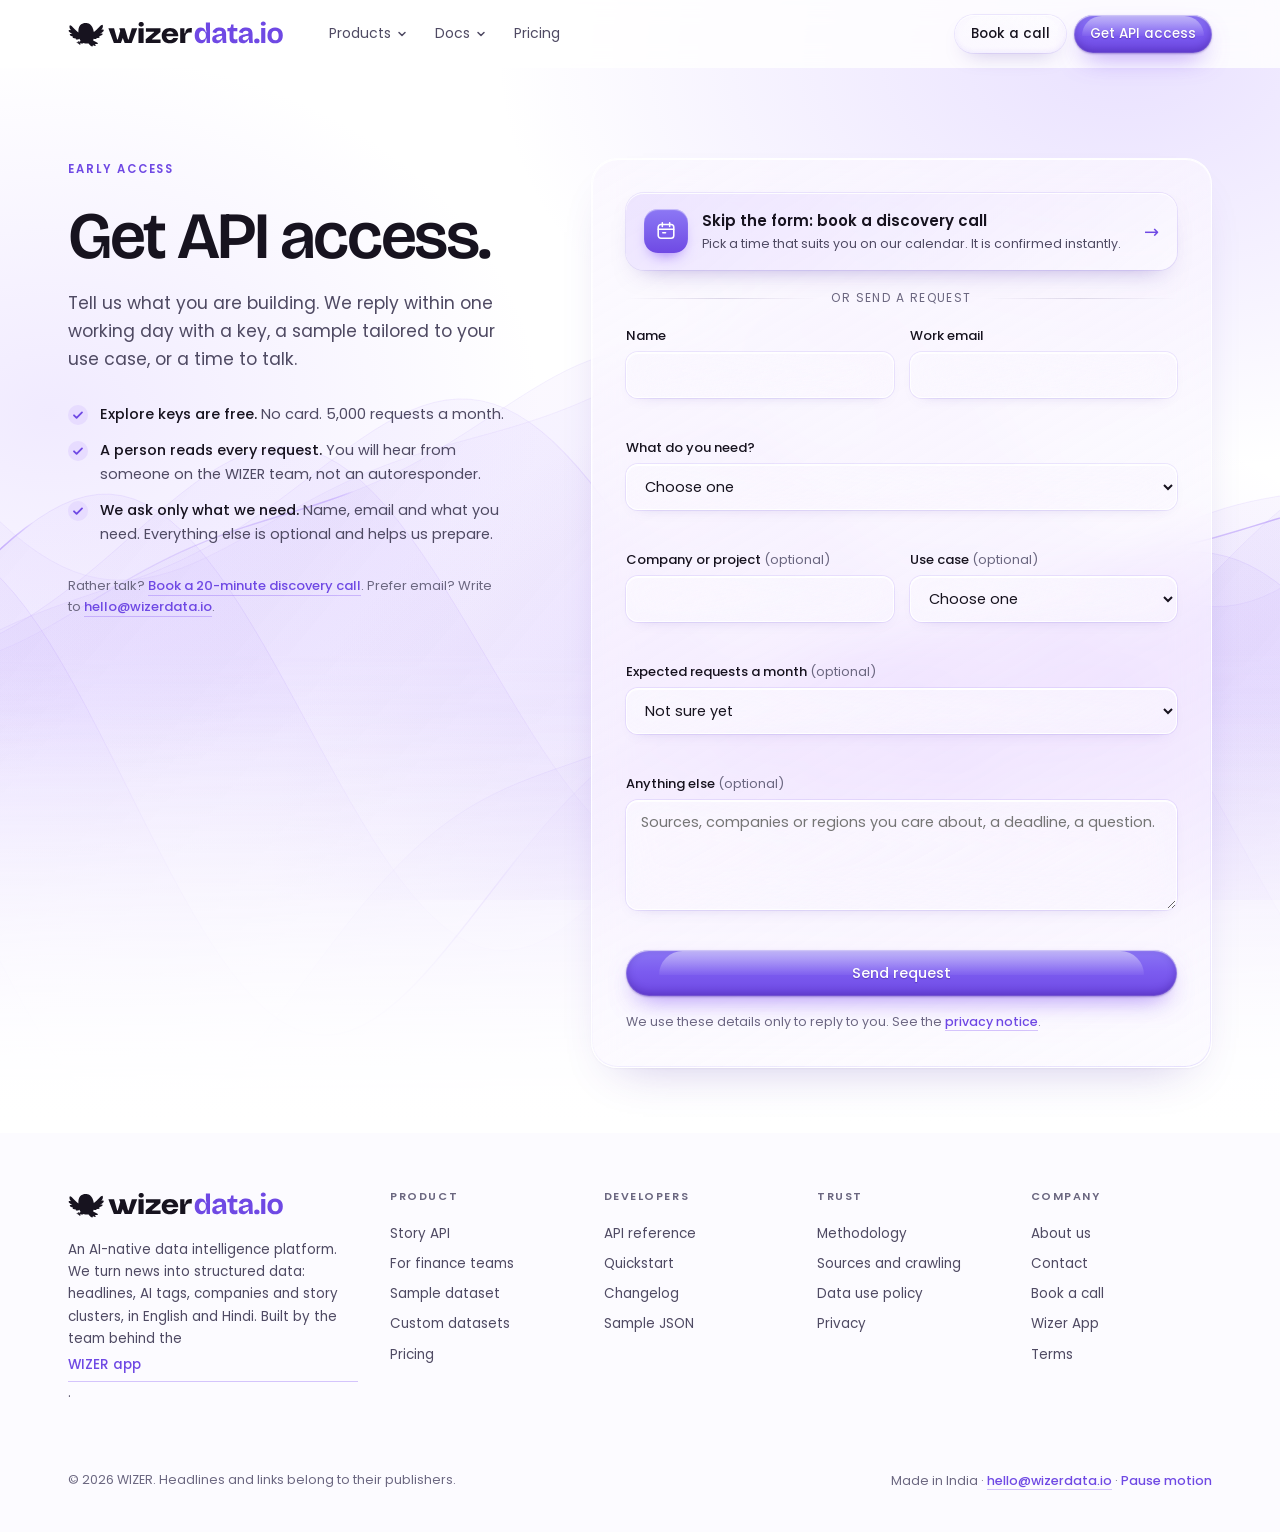
<file: contact.html>
<!doctype html>
<html lang="en">
<head>
<meta charset="utf-8">
<meta name="viewport" content="width=device-width, initial-scale=1, viewport-fit=cover">
<title>Contact · WIZER Data</title>
<meta name="description" content="Request WIZER Data API access or book a 20-minute call. We reply within one working day.">
<link rel="canonical" href="https://wizerdata.io/contact">
<meta name="theme-color" content="#ffffff" media="(prefers-color-scheme: light)">
<meta name="theme-color" content="#0f0d16" media="(prefers-color-scheme: dark)">
<meta property="og:type" content="website">
<meta property="og:site_name" content="WIZER Data">
<meta property="og:title" content="Contact · WIZER Data">
<meta property="og:description" content="Request WIZER Data API access or book a 20-minute call. We reply within one working day.">
<meta property="og:url" content="https://wizerdata.io/contact">
<meta property="og:image" content="https://wizerdata.io/assets/img/og.png">
<meta property="og:image:width" content="1200"><meta property="og:image:height" content="630">
<meta property="og:image:alt" content="WIZER Data: India's news as structured data">
<meta name="twitter:card" content="summary_large_image">
<meta name="twitter:title" content="Contact · WIZER Data">
<meta name="twitter:description" content="Request WIZER Data API access or book a 20-minute call. We reply within one working day.">
<meta name="twitter:image" content="https://wizerdata.io/assets/img/og.png">
<link rel="icon" href="assets/img/favicon.svg" type="image/svg+xml">
<link rel="icon" href="assets/img/favicon-32.png" sizes="32x32" type="image/png">
<link rel="apple-touch-icon" href="assets/img/apple-touch-icon.png">
<link rel="manifest" href="site.webmanifest">
<link rel="preconnect" href="https://fonts.googleapis.com">
<link rel="preconnect" href="https://fonts.gstatic.com" crossorigin>
<link rel="stylesheet" href="https://fonts.googleapis.com/css2?family=Bricolage+Grotesque:opsz,wght@12..96,500;12..96,600&family=Poppins:wght@400;500;600&display=swap">
<link rel="stylesheet" href="assets/css/site.5a1351df.css">
<script type="application/ld+json">{"@context": "https://schema.org", "@graph": [{"@type": "Organization", "name": "WIZER", "url": "https://letswizer.com", "logo": "https://wizerdata.io/assets/img/icon-512.png", "email": "hello@wizerdata.io"}, {"@type": "WebSite", "name": "WIZER Data", "url": "https://wizerdata.io"}]}</script>
</head>
<body>
<a class="skip" href="#main">Skip to content</a>
<header class="nav" id="nav">
  <div class="wrap">
    <a href="index.html" class="logo" aria-label="WIZER Data home"><svg class="" viewBox="440 334 8452 1020" aria-hidden="true" focusable="false"><path d="M1551.42 1000.61C1566.74 1015.77 1560.55 1039.88 1536.38 1043.42C1505.86 1047.88 1475.66 1040.4 1447.03 1026.11C1439.7 1051.25 1430.27 1073.07 1419.36 1092.01C1444.07 1109.39 1484.93 1129.93 1523.35 1149.23C1584.04 1179.74 1638.64 1207.17 1613.8 1214.26C1590.6 1239.14 1542.91 1243.11 1498.71 1235.86C1524.87 1272.66 1540.91 1303.82 1520.14 1309.75C1495.34 1316.83 1450.35 1298.96 1410.51 1274.37C1420.58 1301.6 1422.37 1323.52 1403.71 1328.85C1363.22 1340.41 1281.71 1261.89 1247.91 1212.39C1228.83 1216.44 1212.98 1218.03 1203.06 1219.03C1196.94 1219.64 1193.07 1220.03 1192.07 1220.63C1135.8 1222.23 1088.29 1212.82 1048.39 1196.03C1040.02 1203.17 1030.21 1208.85 1019.55 1212.67C1006.04 1217.51 991.646 1219.18 977.819 1217.53C965.038 1216.01 953.147 1211.68 943.18 1204.95C934.425 1212.33 924.583 1220.1 914.13 1228.09C913.468 1228.59 912.826 1229.08 912.205 1229.55C924.686 1257.32 928.536 1274.41 917.597 1278.69C904.723 1283.72 894.342 1271.22 880.806 1246.6C874.782 1242.02 866.348 1235.52 854.084 1226.8C843.135 1219 832.289 1211.92 822.333 1205.43C791.316 1185.19 769.117 1170.71 780.46 1158.41C789.764 1148.31 814.084 1159.07 844.739 1178.66C828.035 1149.1 816.465 1128 832.641 1121.67C847.305 1115.94 865.054 1139.2 883.921 1173.29C884.014 1172.44 884.117 1171.6 884.211 1170.77C887.605 1142.13 889.768 1123.85 906.317 1126.42C911.274 1127.18 914.668 1130.47 916.811 1135.76C919.605 1125.04 925.018 1114.81 932.645 1105.85C913.54 1080.87 898.865 1053.82 887.947 1026.87C851.279 1051.36 811.021 1066.77 770.183 1060.81C746.028 1057.28 739.829 1033.16 755.135 1017.99C722.297 1021.47 685.671 1019.29 647.183 1005.71C622.376 996.947 617.739 969.389 638.779 954.891C640.828 953.481 642.908 952.08 645.04 950.698C554.154 923.621 488.291 891.324 515.406 854.242C518.842 849.54 524.379 846.065 530.464 844.437C552.394 838.552 581.238 839.098 613.393 844.528C516.514 797.332 432.964 741.751 475.272 693.482C477.539 690.899 480.467 688.507 483.976 687.452C498.816 683.004 526.884 687.37 560.725 698.239C518.615 649.297 482.32 586.548 502.708 517.961C505.637 508.11 512.829 497.815 524.389 498.524C572.472 501.462 658.608 615.735 736.186 689.571C766.84 718.74 809.593 752.192 848.878 782.262C821.877 441.342 1052.49 407.962 1118.07 407.962C1119.69 407.962 1121.72 407.907 1124.16 407.853C1175.28 406.589 1400.19 401.05 1453.61 767.982C1493.99 737.131 1538.66 702.359 1570.38 672.181C1647.96 598.345 1734.1 484.081 1782.18 481.134C1793.73 480.424 1800.93 490.72 1803.86 500.58C1824.24 569.158 1787.96 631.916 1745.83 680.858C1779.69 669.98 1807.74 665.614 1822.58 670.062C1826.1 671.117 1829.02 673.509 1831.29 676.092C1873.61 724.361 1790.06 779.942 1693.18 827.138C1725.33 821.708 1754.18 821.162 1776.11 827.047C1782.19 828.684 1787.73 832.158 1791.16 836.861C1818.27 873.942 1752.42 906.231 1661.53 933.307C1663.66 934.69 1665.74 936.091 1667.79 937.5C1688.83 951.998 1684.19 979.557 1659.39 988.316C1620.9 1001.9 1584.27 1004.08 1551.42 1000.61ZM2664.45 1196.22L2589.84 996.474L2514.8 1196.22H2239.1L2024.25 621.029H2246.55L2370.74 1058.7H2391.85L2488.43 724.997L2449.6 621.029H2666.53L2707.71 747.226L2796.09 1058.7H2817.2L2943.88 621.029H3156.24L2940.15 1196.22H2664.45ZM4766.17 907.895C4766.17 917.4 4765.82 926.804 4765.12 936.091H4294.16C4297.07 956.91 4303.14 977.029 4312.14 995.438C4325.22 1022.19 4344.03 1044.41 4366.69 1059.86C4389.34 1075.3 4415.04 1083.43 4441.2 1083.43C4467.37 1083.43 4493.06 1075.3 4515.72 1059.86C4537.66 1044.9 4556.01 1023.58 4569.02 997.939H4754.75C4721.78 1121.24 4617.3 1210.77 4441.2 1210.77C4232.75 1210.77 4116.24 1075.17 4116.24 907.895C4116.24 740.623 4226.54 605.021 4441.2 605.021C4657.94 605.021 4766.17 740.623 4766.17 907.895ZM3489.19 1196.22V1049.96L3814.57 776.013V759.642H3496.64V619.937H4067.92V765.099L3740.05 1040.14V1055.42H4071.64V1196.22H3489.19ZM4841.74 1196.22V619.937H5005.68L5009.39 815.305H5034.23C5040.03 764.371 5050.79 723.988 5066.53 694.155C5083.09 663.595 5106.26 641.402 5136.08 627.577C5166.71 613.753 5204.38 606.84 5249.08 606.84C5255.72 606.84 5263.17 607.204 5271.45 607.932C5279.73 607.932 5289.25 608.659 5300 610.114L5292.55 797.842C5279.3 792.021 5264.81 788.383 5249.08 786.927C5234.19 784.745 5220.94 783.653 5209.35 783.653C5177.05 783.653 5148.9 789.11 5124.89 800.025C5101.72 810.939 5083.09 827.674 5069.01 850.231C5055.76 872.787 5047.08 901.165 5042.94 935.363V1196.22H4841.74ZM3205.87 1196.22V619.937H3405.82V1196.22H3205.87ZM3414.56 464.953C3414.56 480.915 3409.78 496.605 3400.69 510.43C3391.62 524.255 3378.55 535.742 3362.81 543.719C3347.08 551.704 3329.23 555.906 3311.07 555.906C3292.91 555.906 3275.05 551.704 3259.32 543.719C3243.59 535.742 3230.52 524.255 3221.44 510.43C3212.36 496.605 3207.58 480.915 3207.58 464.953C3207.58 448.991 3212.36 433.301 3221.44 419.477C3230.52 405.652 3243.59 394.164 3259.32 386.188C3275.05 378.202 3292.91 374 3311.07 374C3329.23 374 3347.08 378.202 3362.81 386.188C3378.55 394.164 3391.62 405.652 3400.69 419.477C3409.78 433.301 3414.56 448.991 3414.56 464.953ZM4575.27 830.585C4573.71 826.81 4572.05 823.09 4570.27 819.443C4557.19 792.694 4538.37 770.474 4515.72 755.021C4493.06 739.577 4467.37 731.446 4441.2 731.446C4415.04 731.446 4389.34 739.577 4366.69 755.021C4344.03 770.474 4325.22 792.694 4312.14 819.443C4310.36 823.09 4308.69 826.81 4307.14 830.585H4575.27ZM921.52 1180.89C920.454 1178.84 919.512 1176.73 918.684 1174.56C918.353 1177.73 917.959 1181.01 917.494 1184.38C918.86 1183.2 920.205 1182.04 921.52 1180.89Z" fill="currentColor"/><path class="logo-accent" d="M5657.12 1210.75C5607.63 1210.75 5564.13 1198 5526.62 1172.5C5489.88 1147 5461.38 1111 5441.13 1064.5C5420.88 1018 5410.75 962.875 5410.75 899.125C5410.75 839.125 5419.75 785.875 5437.75 739.375C5455.75 692.875 5482.38 656.5 5517.62 630.25C5552.88 604 5596.75 590.875 5649.25 590.875C5687.5 590.875 5719.75 598 5746 612.25C5772.25 626.5 5793.63 647.5 5810.12 675.25C5827.38 702.25 5840.88 734.875 5850.63 773.125H5876.5C5871.25 749.125 5866.38 725.875 5861.88 703.375C5858.13 680.125 5855.13 658 5852.88 637C5850.63 616 5849.5 597.625 5849.5 581.875V390.625H6011.5V904.75V1195H5876.5V1024H5854C5845.75 1066 5833 1100.88 5815.75 1128.62C5798.5 1156.38 5776.38 1177 5749.38 1190.5C5723.13 1204 5692.38 1210.75 5657.12 1210.75ZM5711.12 1078C5735.88 1078 5756.88 1072.75 5774.13 1062.25C5791.38 1051.75 5805.62 1038.25 5816.88 1021.75C5828.13 1004.5 5836.38 986.125 5841.63 966.625C5846.88 946.375 5849.5 927.625 5849.5 910.375V889C5849.5 874.75 5847.25 860.125 5842.75 845.125C5839 829.375 5833.38 814 5825.88 799C5818.38 784 5809 770.875 5797.75 759.625C5786.5 747.625 5773.38 738.25 5758.38 731.5C5743.38 724.75 5726.88 721.375 5708.88 721.375C5681.88 721.375 5659 728.875 5640.25 743.875C5621.5 758.875 5606.88 779.875 5596.38 806.875C5585.88 833.125 5580.63 863.875 5580.63 899.125C5580.63 935.125 5585.88 966.625 5596.38 993.625C5607.63 1020.62 5623 1041.62 5642.5 1056.62C5662 1070.88 5684.88 1078 5711.12 1078ZM6265.38 1210.75C6232.38 1210.75 6203.13 1204.38 6177.63 1191.62C6152.13 1178.12 6132.26 1159 6118.01 1134.25C6103.76 1109.5 6096.63 1078.75 6096.63 1042C6096.63 1009.75 6102.63 982.75 6114.63 961C6127.38 939.25 6145.76 921.625 6169.76 908.125C6193.76 894.625 6223.38 883.375 6258.63 874.375C6293.88 865.375 6334.01 857.5 6379.01 850.75C6403.01 847 6422.51 843.625 6437.51 840.625C6453.26 836.875 6464.88 831.25 6472.38 823.75C6479.88 815.5 6483.63 803.875 6483.63 788.875C6483.63 767.875 6476.13 749.875 6461.13 734.875C6446.13 719.875 6422.51 712.375 6390.26 712.375C6368.51 712.375 6348.26 716.125 6329.51 723.625C6311.51 731.125 6295.76 742.375 6282.26 757.375C6269.51 772.375 6260.13 791.5 6254.13 814.75L6111.26 770.875C6120.26 740.125 6133.01 713.5 6149.51 691C6166.76 668.5 6187.38 649.75 6211.38 634.75C6235.38 619 6262.76 607.375 6293.51 599.875C6324.26 592.375 6357.63 588.625 6393.63 588.625C6451.38 588.625 6498.26 598 6534.26 616.75C6571.01 634.75 6598.38 663.25 6616.38 702.25C6634.38 740.5 6643.38 790 6643.38 850.75V952C6643.38 978.25 6643.76 1004.88 6644.51 1031.88C6646.01 1058.88 6647.51 1086.25 6649.01 1114C6651.26 1141 6653.51 1168 6655.76 1195H6512.88C6509.88 1176.25 6506.88 1154.88 6503.88 1130.88C6501.63 1106.12 6499.76 1081.38 6498.26 1056.62H6478.01C6467.51 1085.12 6452.51 1111 6433.01 1134.25C6413.51 1157.5 6389.51 1176.25 6361.01 1190.5C6333.26 1204 6301.38 1210.75 6265.38 1210.75ZM6334.01 1093.75C6348.26 1093.75 6362.51 1091.12 6376.76 1085.88C6391.76 1080.62 6406.01 1073.5 6419.51 1064.5C6433.76 1054.75 6446.51 1042.75 6457.76 1028.5C6469.76 1014.25 6479.51 998.125 6487.01 980.125L6484.76 885.625L6510.63 891.25C6497.13 901 6481.38 908.875 6463.38 914.875C6445.38 920.125 6426.63 924.25 6407.13 927.25C6388.38 930.25 6369.63 933.625 6350.88 937.375C6332.13 941.125 6315.26 946 6300.26 952C6286.01 958 6274.38 966.25 6265.38 976.75C6257.13 986.5 6253.01 1000.38 6253.01 1018.38C6253.01 1041.62 6260.51 1060 6275.51 1073.5C6290.51 1087 6310.01 1093.75 6334.01 1093.75ZM6970.71 1208.5C6904.71 1208.5 6855.96 1191.25 6824.46 1156.75C6793.71 1121.5 6778.34 1065.62 6778.34 989.125V731.5H6692.84L6695.09 604.375H6754.71C6777.96 604.375 6795.21 601 6806.46 594.25C6817.71 587.5 6824.46 575.125 6826.71 557.125L6841.34 472.75H6933.59V604.375H7083.21V736H6933.59V982.375C6933.59 1009.38 6939.96 1028.88 6952.71 1040.88C6965.46 1052.88 6984.96 1058.88 7011.21 1058.88C7025.46 1058.88 7038.96 1057.38 7051.71 1054.38C7065.21 1051.38 7076.84 1046.5 7086.59 1039.75V1190.5C7063.34 1198 7041.96 1202.88 7022.46 1205.12C7002.96 1207.38 6985.71 1208.5 6970.71 1208.5ZM7303.11 1210.75C7270.11 1210.75 7240.86 1204.38 7215.36 1191.62C7189.86 1178.12 7169.98 1159 7155.73 1134.25C7141.48 1109.5 7134.36 1078.75 7134.36 1042C7134.36 1009.75 7140.36 982.75 7152.36 961C7165.11 939.25 7183.48 921.625 7207.48 908.125C7231.48 894.625 7261.11 883.375 7296.36 874.375C7331.61 865.375 7371.73 857.5 7416.73 850.75C7440.73 847 7460.23 843.625 7475.23 840.625C7490.98 836.875 7502.61 831.25 7510.11 823.75C7517.61 815.5 7521.36 803.875 7521.36 788.875C7521.36 767.875 7513.86 749.875 7498.86 734.875C7483.86 719.875 7460.23 712.375 7427.98 712.375C7406.23 712.375 7385.98 716.125 7367.23 723.625C7349.23 731.125 7333.48 742.375 7319.98 757.375C7307.23 772.375 7297.86 791.5 7291.86 814.75L7148.98 770.875C7157.98 740.125 7170.73 713.5 7187.23 691C7204.48 668.5 7225.11 649.75 7249.11 634.75C7273.11 619 7300.48 607.375 7331.23 599.875C7361.98 592.375 7395.36 588.625 7431.36 588.625C7489.11 588.625 7535.98 598 7571.98 616.75C7608.73 634.75 7636.11 663.25 7654.11 702.25C7672.11 740.5 7681.11 790 7681.11 850.75V952C7681.11 978.25 7681.48 1004.88 7682.23 1031.88C7683.73 1058.88 7685.23 1086.25 7686.73 1114C7688.98 1141 7691.23 1168 7693.48 1195H7550.61C7547.61 1176.25 7544.61 1154.88 7541.61 1130.88C7539.36 1106.12 7537.48 1081.38 7535.98 1056.62H7515.73C7505.23 1085.12 7490.23 1111 7470.73 1134.25C7451.23 1157.5 7427.23 1176.25 7398.73 1190.5C7370.98 1204 7339.11 1210.75 7303.11 1210.75ZM7371.73 1093.75C7385.98 1093.75 7400.23 1091.12 7414.48 1085.88C7429.48 1080.62 7443.73 1073.5 7457.23 1064.5C7471.48 1054.75 7484.23 1042.75 7495.48 1028.5C7507.48 1014.25 7517.23 998.125 7524.73 980.125L7522.48 885.625L7548.36 891.25C7534.86 901 7519.11 908.875 7501.11 914.875C7483.11 920.125 7464.36 924.25 7444.86 927.25C7426.11 930.25 7407.36 933.625 7388.61 937.375C7369.86 941.125 7352.98 946 7337.98 952C7323.73 958 7312.11 966.25 7303.11 976.75C7294.86 986.5 7290.73 1000.38 7290.73 1018.38C7290.73 1041.62 7298.23 1060 7313.23 1073.5C7328.23 1087 7347.73 1093.75 7371.73 1093.75ZM7848.61 1209.62C7813.36 1209.62 7786.73 1202.12 7768.73 1187.12C7751.48 1172.12 7742.86 1148.88 7742.86 1117.38C7742.86 1085.12 7751.48 1061.5 7768.73 1046.5C7786.73 1031.5 7813.36 1024 7848.61 1024C7884.61 1024 7911.23 1031.5 7928.48 1046.5C7946.48 1061.5 7955.48 1085.12 7955.48 1117.38C7955.48 1178.88 7919.86 1209.62 7848.61 1209.62ZM8018.98 1195V604.375H8180.98V1195H8018.98ZM8101.11 515.5C8069.61 515.5 8045.23 509.125 8027.98 496.375C8011.48 482.875 8003.23 463.375 8003.23 437.875C8003.23 411.625 8011.48 391.75 8027.98 378.25C8045.23 364.75 8069.61 358 8101.11 358C8133.36 358 8157.73 364.75 8174.23 378.25C8191.48 391.75 8200.11 411.625 8200.11 437.875C8200.11 462.625 8191.48 481.75 8174.23 495.25C8157.73 508.75 8133.36 515.5 8101.11 515.5ZM8565 1210.75C8505.75 1210.75 8453.62 1199.12 8408.62 1175.88C8363.62 1151.88 8328.37 1117 8302.87 1071.25C8277.37 1024.75 8264.62 967 8264.62 898C8264.62 829 8277.37 771.625 8302.87 725.875C8329.12 680.125 8364.75 646 8409.75 623.5C8455.5 600.25 8507.25 588.625 8565 588.625C8624.25 588.625 8676.37 600.25 8721.37 623.5C8767.12 646.75 8802.75 681.625 8828.25 728.125C8854.5 773.875 8867.62 831.25 8867.62 900.25C8867.62 970 8854.12 1028.12 8827.12 1074.62C8800.87 1120.38 8764.87 1154.5 8719.12 1177C8674.12 1199.5 8622.75 1210.75 8565 1210.75ZM8570.62 1090.38C8599.87 1090.38 8624.25 1083.62 8643.75 1070.12C8664 1056.62 8679 1036.38 8688.75 1009.38C8699.25 981.625 8704.5 948.25 8704.5 909.25C8704.5 868 8698.87 833.125 8687.62 804.625C8677.12 775.375 8661.37 753.25 8640.37 738.25C8619.37 722.5 8592.75 714.625 8560.5 714.625C8532.75 714.625 8508.75 721.375 8488.5 734.875C8468.25 747.625 8452.87 767.875 8442.37 795.625C8431.87 822.625 8426.62 856 8426.62 895.75C8426.62 959.5 8439.37 1007.88 8464.87 1040.88C8490.37 1073.88 8525.62 1090.38 8570.62 1090.38Z"/></svg></a>
    <nav class="nav-links" aria-label="Primary"><div class="dd" data-dd><button class="dd-btn" type="button" aria-expanded="false" aria-controls="dd-products">Products<svg class="chev" width="10" height="10" viewBox="0 0 10 10" aria-hidden="true"><path d="M2 3.5l3 3 3-3" fill="none" stroke="currentColor" stroke-width="1.5" stroke-linecap="round" stroke-linejoin="round"/></svg></button><div class="dd-panel" id="dd-products" hidden><div class="dd-grid"><a class="dd-item" href="index.html#story-api"><span class="dd-ico" aria-hidden="true"><svg width="20" height="20" viewBox="0 0 20 20" fill="none" stroke="currentColor" stroke-width="1.5" stroke-linecap="round" stroke-linejoin="round"><path d="M4 5h9a2 2 0 012 2v9H6a2 2 0 01-2-2V5z"/><path d="M15 9h1.5a1.5 1.5 0 011.5 1.5V15a1 1 0 01-1 1h-2"/><path d="M7 8.5h5M7 11.5h5M7 14h3"/></svg></span><span class="dd-txt"><b>News &amp; Story API</b><span>Indian news with AI tags, companies and story clusters, in English and Hindi.</span></span></a><a class="dd-item" href="finance.html"><span class="dd-ico" aria-hidden="true"><svg width="20" height="20" viewBox="0 0 20 20" fill="none" stroke="currentColor" stroke-width="1.5" stroke-linecap="round" stroke-linejoin="round"><path d="M3.5 16.5h13"/><path d="M5.5 13l3-3.5 2.5 2 4-5"/><path d="M12.5 6.5H15V9"/></svg></span><span class="dd-txt"><b>Finance data</b><span>Company-tagged news with NSE, BSE and ISIN, for quant and research teams.</span></span></a><a class="dd-item" href="sample.html"><span class="dd-ico" aria-hidden="true"><svg width="20" height="20" viewBox="0 0 20 20" fill="none" stroke="currentColor" stroke-width="1.5" stroke-linecap="round" stroke-linejoin="round"><rect x="3.5" y="4" width="13" height="12" rx="2"/><path d="M3.5 8h13M3.5 12h13M8 4v12"/></svg></span><span class="dd-txt"><b>Sample dataset</b><span>The latest real records, every field. No sign-up.</span></span></a><a class="dd-item" href="index.html#custom"><span class="dd-ico" aria-hidden="true"><svg width="20" height="20" viewBox="0 0 20 20" fill="none" stroke="currentColor" stroke-width="1.5" stroke-linecap="round" stroke-linejoin="round"><path d="M4 6h7M14 6h2M4 10h2M9 10h7M4 14h9M16 14h0"/><circle cx="12.5" cy="6" r="1.5"/><circle cx="7.5" cy="10" r="1.5"/><circle cx="14.5" cy="14" r="1.5"/></svg></span><span class="dd-txt"><b>Custom datasets</b><span>Your sources, regions, history and delivery format.</span></span></a></div></div></div><div class="dd" data-dd><button class="dd-btn" type="button" aria-expanded="false" aria-controls="dd-docs">Docs<svg class="chev" width="10" height="10" viewBox="0 0 10 10" aria-hidden="true"><path d="M2 3.5l3 3 3-3" fill="none" stroke="currentColor" stroke-width="1.5" stroke-linecap="round" stroke-linejoin="round"/></svg></button><div class="dd-panel" id="dd-docs" hidden><div class="dd-grid"><a class="dd-item" href="docs.html"><span class="dd-ico" aria-hidden="true"><svg width="20" height="20" viewBox="0 0 20 20" fill="none" stroke="currentColor" stroke-width="1.5" stroke-linecap="round" stroke-linejoin="round"><path d="M5 3.5h8l2.5 2.5v10.5H5z"/><path d="M8 9.5l-1.5 1.5L8 12.5M12 9.5l1.5 1.5-1.5 1.5"/></svg></span><span class="dd-txt"><b>API reference</b><span>Endpoints, parameters, errors and rate limits.</span></span></a><a class="dd-item" href="docs.html#quickstart"><span class="dd-ico" aria-hidden="true"><svg width="20" height="20" viewBox="0 0 20 20" fill="none" stroke="currentColor" stroke-width="1.5" stroke-linecap="round" stroke-linejoin="round"><path d="M11 3L5 11h4.5L9 17l6-8h-4.5z"/></svg></span><span class="dd-txt"><b>Quickstart</b><span>Your first call in curl, Python or JavaScript.</span></span></a><a class="dd-item" href="docs.html#schema"><span class="dd-ico" aria-hidden="true"><svg width="20" height="20" viewBox="0 0 20 20" fill="none" stroke="currentColor" stroke-width="1.5" stroke-linecap="round" stroke-linejoin="round"><path d="M10 3.5l6.5 3.25L10 10 3.5 6.75z"/><path d="M3.5 10.25L10 13.5l6.5-3.25"/><path d="M3.5 13.75L10 17l6.5-3.25"/></svg></span><span class="dd-txt"><b>Record schema</b><span>Every field, its type and how often it is filled.</span></span></a><a class="dd-item" href="methodology.html"><span class="dd-ico" aria-hidden="true"><svg width="20" height="20" viewBox="0 0 20 20" fill="none" stroke="currentColor" stroke-width="1.5" stroke-linecap="round" stroke-linejoin="round"><circle cx="10" cy="10" r="6.5"/><circle cx="10" cy="10" r="3.5"/><circle cx="10" cy="10" r=".8" fill="currentColor"/></svg></span><span class="dd-txt"><b>Methodology</b><span>How every accuracy number is measured, with its limits.</span></span></a><a class="dd-item" href="docs.html#changelog"><span class="dd-ico" aria-hidden="true"><svg width="20" height="20" viewBox="0 0 20 20" fill="none" stroke="currentColor" stroke-width="1.5" stroke-linecap="round" stroke-linejoin="round"><circle cx="10" cy="10" r="6.5"/><path d="M10 6.5V10l2.5 1.5"/></svg></span><span class="dd-txt"><b>Changelog</b><span>What changed in the API and the pipeline.</span></span></a><a class="dd-item" href="openapi.json"><span class="dd-ico" aria-hidden="true"><svg width="20" height="20" viewBox="0 0 20 20" fill="none" stroke="currentColor" stroke-width="1.5" stroke-linecap="round" stroke-linejoin="round"><path d="M7.5 5C6 5 5.5 5.8 5.5 7v1.5c0 .8-.5 1.5-1.5 1.5 1 0 1.5.7 1.5 1.5V13c0 1.2.5 2 2 2M12.5 5c1.5 0 2 .8 2 2v1.5c0 .8.5 1.5 1.5 1.5-1 0-1.5.7-1.5 1.5V13c0 1.2-.5 2-2 2"/></svg></span><span class="dd-txt"><b>OpenAPI spec</b><span>Machine-readable contract. Postman collection on the reference page.</span></span></a></div></div></div><a href="pricing.html">Pricing</a></nav>
    <div class="nav-cta">
      <a href="https://cal.id/vaish/wizerdata-discovery-call" target="_blank" rel="noopener" class="btn btn-ghost btn-sm">Book a call</a>
      <a href="contact.html?intent=key" class="btn btn-primary btn-sm">Get API access</a>
      <button class="menu-btn" type="button" aria-label="Open menu" aria-expanded="false" aria-controls="mobile-menu"><span></span><span></span><span></span></button>
    </div>
  </div>
  <nav class="mobile-menu" id="mobile-menu" aria-label="Mobile"><p class="mm-h">Products</p><a href="index.html#story-api">News &amp; Story API</a><a href="finance.html">Finance data</a><a href="sample.html">Sample dataset</a><a href="index.html#custom">Custom datasets</a><p class="mm-h">Docs</p><a href="docs.html">API reference</a><a href="docs.html#quickstart">Quickstart</a><a href="docs.html#schema">Record schema</a><a href="methodology.html">Methodology</a><a href="docs.html#changelog">Changelog</a><a href="openapi.json">OpenAPI spec</a><a href="pricing.html">Pricing</a><a href="https://cal.id/vaish/wizerdata-discovery-call" target="_blank" rel="noopener">Book a call</a><a class="btn btn-primary" href="contact.html?intent=key">Get API access</a></nav>
</header>
<main id="main">
<section class="page-hero" aria-labelledby="contact-title">
  <canvas class="silk-bg" data-art="silk" aria-hidden="true"></canvas>
  <div class="wrap split">
    <div>
      <span class="eyebrow">Early access</span>
      <h1 id="contact-title">Get API access.</h1>
      <p class="lede">Tell us what you are building. We reply within one working day with a key, a sample tailored to your use case, or a time to talk.</p>
      <ul class="checklist" style="margin-top:30px">
        <li><span><b>Explore keys are free.</b> No card. 5,000 requests a month.</span></li>
        <li><span><b>A person reads every request.</b> You will hear from someone on the WIZER team, not an autoresponder.</span></li>
        <li><span><b>We ask only what we need.</b> Name, email and what you need. Everything else is optional and helps us prepare.</span></li>
      </ul>
      <p class="muted" style="margin-top:28px">Rather talk? <a class="link" href="https://cal.id/vaish/wizerdata-discovery-call" target="_blank" rel="noopener">Book a 20-minute discovery call</a>. Prefer email? Write to <a class="link" href="mailto:hello@wizerdata.io">hello@wizerdata.io</a>.</p>
    </div>
    <div class="card glass" style="padding:clamp(22px,3vw,34px)">
      <a class="book-call" id="book-call" href="https://cal.id/vaish/wizerdata-discovery-call" target="_blank" rel="noopener">
        <span class="bc-ico" aria-hidden="true"><svg width="22" height="22" viewBox="0 0 24 24" fill="none" stroke="currentColor" stroke-width="1.7" stroke-linecap="round" stroke-linejoin="round"><rect x="3.5" y="5" width="17" height="15" rx="3"/><path d="M3.5 10h17M8 3v4M16 3v4M8.5 14h3"/></svg></span>
        <span class="bc-txt"><b>Skip the form: book a discovery call</b><span>Pick a time that suits you on our calendar. It is confirmed instantly.</span></span>
        <span class="bc-arr" aria-hidden="true">→</span>
      </a>
      <p class="or"><span>or send a request</span></p>
      <form id="contact-form" class="form" action="/api/contact" method="post" novalidate data-static="1" data-email="hello@wizerdata.io">
        <div class="row2">
          <div class="field"><label for="f-name">Name</label><input class="input" id="f-name" name="name" autocomplete="name" required><span class="err" aria-live="polite"></span></div>
          <div class="field"><label for="f-email">Work email</label><input class="input" id="f-email" name="email" type="email" autocomplete="email" required><span class="err" aria-live="polite"></span></div>
        </div>
        <div class="field"><label for="f-intent">What do you need?</label>
          <select class="select" id="f-intent" name="intent" required>
            <option value="">Choose one</option>
            <option value="key">A free API key (Explore)</option>
            <option value="build">The Build plan</option>
            <option value="full">Full access or a custom dataset</option>
            <option value="finance">Finance data for a research or trading team</option>
            <option value="call">A 20-minute call</option>
            <option value="other">Something else</option>
          </select><span class="err" aria-live="polite"></span></div>
        <div class="row2">
          <div class="field"><label for="f-company">Company or project <span class="opt">(optional)</span></label><input class="input" id="f-company" name="company" autocomplete="organization"><span class="err"></span></div>
          <div class="field"><label for="f-use">Use case <span class="opt">(optional)</span></label>
            <select class="select" id="f-use" name="use_case">
              <option value="">Choose one</option>
              <option>News app or product feature</option>
              <option>Media or policy monitoring</option>
              <option>Quant research or trading</option>
              <option>Risk and compliance screening</option>
              <option>Academic research</option>
              <option>AI or search application</option>
            </select><span class="err"></span></div>
        </div>
        <div class="field"><label for="f-volume">Expected requests a month <span class="opt">(optional)</span></label>
          <select class="select" id="f-volume" name="volume"><option value="">Not sure yet</option><option>Under 5,000</option><option>5,000 to 100,000</option><option>100,000 to 1 million</option><option>Over 1 million</option></select><span class="err"></span></div>
        <div class="field"><label for="f-msg">Anything else <span class="opt">(optional)</span></label><textarea class="textarea" id="f-msg" name="message" maxlength="2000" placeholder="Sources, companies or regions you care about, a deadline, a question."></textarea><span class="err"></span></div>
        <div class="hp" aria-hidden="true"><label for="f-web">Website</label><input id="f-web" name="website" tabindex="-1" autocomplete="off"></div>
        <button class="btn btn-primary" type="submit">Send request</button>
        <p class="consent">We use these details only to reply to you. See the <a class="link" href="legal.html#privacy">privacy notice</a>.</p>
      </form>
      <div id="form-status" class="form-status" role="status" tabindex="-1" hidden></div>
    </div>
  </div>
</section>
</main>
<footer class="site">
  <div class="wrap">
    <div class="foot">
      <div>
        <a href="index.html" class="logo" aria-label="WIZER Data home"><svg class="" viewBox="440 334 8452 1020" aria-hidden="true" focusable="false"><path d="M1551.42 1000.61C1566.74 1015.77 1560.55 1039.88 1536.38 1043.42C1505.86 1047.88 1475.66 1040.4 1447.03 1026.11C1439.7 1051.25 1430.27 1073.07 1419.36 1092.01C1444.07 1109.39 1484.93 1129.93 1523.35 1149.23C1584.04 1179.74 1638.64 1207.17 1613.8 1214.26C1590.6 1239.14 1542.91 1243.11 1498.71 1235.86C1524.87 1272.66 1540.91 1303.82 1520.14 1309.75C1495.34 1316.83 1450.35 1298.96 1410.51 1274.37C1420.58 1301.6 1422.37 1323.52 1403.71 1328.85C1363.22 1340.41 1281.71 1261.89 1247.91 1212.39C1228.83 1216.44 1212.98 1218.03 1203.06 1219.03C1196.94 1219.64 1193.07 1220.03 1192.07 1220.63C1135.8 1222.23 1088.29 1212.82 1048.39 1196.03C1040.02 1203.17 1030.21 1208.85 1019.55 1212.67C1006.04 1217.51 991.646 1219.18 977.819 1217.53C965.038 1216.01 953.147 1211.68 943.18 1204.95C934.425 1212.33 924.583 1220.1 914.13 1228.09C913.468 1228.59 912.826 1229.08 912.205 1229.55C924.686 1257.32 928.536 1274.41 917.597 1278.69C904.723 1283.72 894.342 1271.22 880.806 1246.6C874.782 1242.02 866.348 1235.52 854.084 1226.8C843.135 1219 832.289 1211.92 822.333 1205.43C791.316 1185.19 769.117 1170.71 780.46 1158.41C789.764 1148.31 814.084 1159.07 844.739 1178.66C828.035 1149.1 816.465 1128 832.641 1121.67C847.305 1115.94 865.054 1139.2 883.921 1173.29C884.014 1172.44 884.117 1171.6 884.211 1170.77C887.605 1142.13 889.768 1123.85 906.317 1126.42C911.274 1127.18 914.668 1130.47 916.811 1135.76C919.605 1125.04 925.018 1114.81 932.645 1105.85C913.54 1080.87 898.865 1053.82 887.947 1026.87C851.279 1051.36 811.021 1066.77 770.183 1060.81C746.028 1057.28 739.829 1033.16 755.135 1017.99C722.297 1021.47 685.671 1019.29 647.183 1005.71C622.376 996.947 617.739 969.389 638.779 954.891C640.828 953.481 642.908 952.08 645.04 950.698C554.154 923.621 488.291 891.324 515.406 854.242C518.842 849.54 524.379 846.065 530.464 844.437C552.394 838.552 581.238 839.098 613.393 844.528C516.514 797.332 432.964 741.751 475.272 693.482C477.539 690.899 480.467 688.507 483.976 687.452C498.816 683.004 526.884 687.37 560.725 698.239C518.615 649.297 482.32 586.548 502.708 517.961C505.637 508.11 512.829 497.815 524.389 498.524C572.472 501.462 658.608 615.735 736.186 689.571C766.84 718.74 809.593 752.192 848.878 782.262C821.877 441.342 1052.49 407.962 1118.07 407.962C1119.69 407.962 1121.72 407.907 1124.16 407.853C1175.28 406.589 1400.19 401.05 1453.61 767.982C1493.99 737.131 1538.66 702.359 1570.38 672.181C1647.96 598.345 1734.1 484.081 1782.18 481.134C1793.73 480.424 1800.93 490.72 1803.86 500.58C1824.24 569.158 1787.96 631.916 1745.83 680.858C1779.69 669.98 1807.74 665.614 1822.58 670.062C1826.1 671.117 1829.02 673.509 1831.29 676.092C1873.61 724.361 1790.06 779.942 1693.18 827.138C1725.33 821.708 1754.18 821.162 1776.11 827.047C1782.19 828.684 1787.73 832.158 1791.16 836.861C1818.27 873.942 1752.42 906.231 1661.53 933.307C1663.66 934.69 1665.74 936.091 1667.79 937.5C1688.83 951.998 1684.19 979.557 1659.39 988.316C1620.9 1001.9 1584.27 1004.08 1551.42 1000.61ZM2664.45 1196.22L2589.84 996.474L2514.8 1196.22H2239.1L2024.25 621.029H2246.55L2370.74 1058.7H2391.85L2488.43 724.997L2449.6 621.029H2666.53L2707.71 747.226L2796.09 1058.7H2817.2L2943.88 621.029H3156.24L2940.15 1196.22H2664.45ZM4766.17 907.895C4766.17 917.4 4765.82 926.804 4765.12 936.091H4294.16C4297.07 956.91 4303.14 977.029 4312.14 995.438C4325.22 1022.19 4344.03 1044.41 4366.69 1059.86C4389.34 1075.3 4415.04 1083.43 4441.2 1083.43C4467.37 1083.43 4493.06 1075.3 4515.72 1059.86C4537.66 1044.9 4556.01 1023.58 4569.02 997.939H4754.75C4721.78 1121.24 4617.3 1210.77 4441.2 1210.77C4232.75 1210.77 4116.24 1075.17 4116.24 907.895C4116.24 740.623 4226.54 605.021 4441.2 605.021C4657.94 605.021 4766.17 740.623 4766.17 907.895ZM3489.19 1196.22V1049.96L3814.57 776.013V759.642H3496.64V619.937H4067.92V765.099L3740.05 1040.14V1055.42H4071.64V1196.22H3489.19ZM4841.74 1196.22V619.937H5005.68L5009.39 815.305H5034.23C5040.03 764.371 5050.79 723.988 5066.53 694.155C5083.09 663.595 5106.26 641.402 5136.08 627.577C5166.71 613.753 5204.38 606.84 5249.08 606.84C5255.72 606.84 5263.17 607.204 5271.45 607.932C5279.73 607.932 5289.25 608.659 5300 610.114L5292.55 797.842C5279.3 792.021 5264.81 788.383 5249.08 786.927C5234.19 784.745 5220.94 783.653 5209.35 783.653C5177.05 783.653 5148.9 789.11 5124.89 800.025C5101.72 810.939 5083.09 827.674 5069.01 850.231C5055.76 872.787 5047.08 901.165 5042.94 935.363V1196.22H4841.74ZM3205.87 1196.22V619.937H3405.82V1196.22H3205.87ZM3414.56 464.953C3414.56 480.915 3409.78 496.605 3400.69 510.43C3391.62 524.255 3378.55 535.742 3362.81 543.719C3347.08 551.704 3329.23 555.906 3311.07 555.906C3292.91 555.906 3275.05 551.704 3259.32 543.719C3243.59 535.742 3230.52 524.255 3221.44 510.43C3212.36 496.605 3207.58 480.915 3207.58 464.953C3207.58 448.991 3212.36 433.301 3221.44 419.477C3230.52 405.652 3243.59 394.164 3259.32 386.188C3275.05 378.202 3292.91 374 3311.07 374C3329.23 374 3347.08 378.202 3362.81 386.188C3378.55 394.164 3391.62 405.652 3400.69 419.477C3409.78 433.301 3414.56 448.991 3414.56 464.953ZM4575.27 830.585C4573.71 826.81 4572.05 823.09 4570.27 819.443C4557.19 792.694 4538.37 770.474 4515.72 755.021C4493.06 739.577 4467.37 731.446 4441.2 731.446C4415.04 731.446 4389.34 739.577 4366.69 755.021C4344.03 770.474 4325.22 792.694 4312.14 819.443C4310.36 823.09 4308.69 826.81 4307.14 830.585H4575.27ZM921.52 1180.89C920.454 1178.84 919.512 1176.73 918.684 1174.56C918.353 1177.73 917.959 1181.01 917.494 1184.38C918.86 1183.2 920.205 1182.04 921.52 1180.89Z" fill="currentColor"/><path class="logo-accent" d="M5657.12 1210.75C5607.63 1210.75 5564.13 1198 5526.62 1172.5C5489.88 1147 5461.38 1111 5441.13 1064.5C5420.88 1018 5410.75 962.875 5410.75 899.125C5410.75 839.125 5419.75 785.875 5437.75 739.375C5455.75 692.875 5482.38 656.5 5517.62 630.25C5552.88 604 5596.75 590.875 5649.25 590.875C5687.5 590.875 5719.75 598 5746 612.25C5772.25 626.5 5793.63 647.5 5810.12 675.25C5827.38 702.25 5840.88 734.875 5850.63 773.125H5876.5C5871.25 749.125 5866.38 725.875 5861.88 703.375C5858.13 680.125 5855.13 658 5852.88 637C5850.63 616 5849.5 597.625 5849.5 581.875V390.625H6011.5V904.75V1195H5876.5V1024H5854C5845.75 1066 5833 1100.88 5815.75 1128.62C5798.5 1156.38 5776.38 1177 5749.38 1190.5C5723.13 1204 5692.38 1210.75 5657.12 1210.75ZM5711.12 1078C5735.88 1078 5756.88 1072.75 5774.13 1062.25C5791.38 1051.75 5805.62 1038.25 5816.88 1021.75C5828.13 1004.5 5836.38 986.125 5841.63 966.625C5846.88 946.375 5849.5 927.625 5849.5 910.375V889C5849.5 874.75 5847.25 860.125 5842.75 845.125C5839 829.375 5833.38 814 5825.88 799C5818.38 784 5809 770.875 5797.75 759.625C5786.5 747.625 5773.38 738.25 5758.38 731.5C5743.38 724.75 5726.88 721.375 5708.88 721.375C5681.88 721.375 5659 728.875 5640.25 743.875C5621.5 758.875 5606.88 779.875 5596.38 806.875C5585.88 833.125 5580.63 863.875 5580.63 899.125C5580.63 935.125 5585.88 966.625 5596.38 993.625C5607.63 1020.62 5623 1041.62 5642.5 1056.62C5662 1070.88 5684.88 1078 5711.12 1078ZM6265.38 1210.75C6232.38 1210.75 6203.13 1204.38 6177.63 1191.62C6152.13 1178.12 6132.26 1159 6118.01 1134.25C6103.76 1109.5 6096.63 1078.75 6096.63 1042C6096.63 1009.75 6102.63 982.75 6114.63 961C6127.38 939.25 6145.76 921.625 6169.76 908.125C6193.76 894.625 6223.38 883.375 6258.63 874.375C6293.88 865.375 6334.01 857.5 6379.01 850.75C6403.01 847 6422.51 843.625 6437.51 840.625C6453.26 836.875 6464.88 831.25 6472.38 823.75C6479.88 815.5 6483.63 803.875 6483.63 788.875C6483.63 767.875 6476.13 749.875 6461.13 734.875C6446.13 719.875 6422.51 712.375 6390.26 712.375C6368.51 712.375 6348.26 716.125 6329.51 723.625C6311.51 731.125 6295.76 742.375 6282.26 757.375C6269.51 772.375 6260.13 791.5 6254.13 814.75L6111.26 770.875C6120.26 740.125 6133.01 713.5 6149.51 691C6166.76 668.5 6187.38 649.75 6211.38 634.75C6235.38 619 6262.76 607.375 6293.51 599.875C6324.26 592.375 6357.63 588.625 6393.63 588.625C6451.38 588.625 6498.26 598 6534.26 616.75C6571.01 634.75 6598.38 663.25 6616.38 702.25C6634.38 740.5 6643.38 790 6643.38 850.75V952C6643.38 978.25 6643.76 1004.88 6644.51 1031.88C6646.01 1058.88 6647.51 1086.25 6649.01 1114C6651.26 1141 6653.51 1168 6655.76 1195H6512.88C6509.88 1176.25 6506.88 1154.88 6503.88 1130.88C6501.63 1106.12 6499.76 1081.38 6498.26 1056.62H6478.01C6467.51 1085.12 6452.51 1111 6433.01 1134.25C6413.51 1157.5 6389.51 1176.25 6361.01 1190.5C6333.26 1204 6301.38 1210.75 6265.38 1210.75ZM6334.01 1093.75C6348.26 1093.75 6362.51 1091.12 6376.76 1085.88C6391.76 1080.62 6406.01 1073.5 6419.51 1064.5C6433.76 1054.75 6446.51 1042.75 6457.76 1028.5C6469.76 1014.25 6479.51 998.125 6487.01 980.125L6484.76 885.625L6510.63 891.25C6497.13 901 6481.38 908.875 6463.38 914.875C6445.38 920.125 6426.63 924.25 6407.13 927.25C6388.38 930.25 6369.63 933.625 6350.88 937.375C6332.13 941.125 6315.26 946 6300.26 952C6286.01 958 6274.38 966.25 6265.38 976.75C6257.13 986.5 6253.01 1000.38 6253.01 1018.38C6253.01 1041.62 6260.51 1060 6275.51 1073.5C6290.51 1087 6310.01 1093.75 6334.01 1093.75ZM6970.71 1208.5C6904.71 1208.5 6855.96 1191.25 6824.46 1156.75C6793.71 1121.5 6778.34 1065.62 6778.34 989.125V731.5H6692.84L6695.09 604.375H6754.71C6777.96 604.375 6795.21 601 6806.46 594.25C6817.71 587.5 6824.46 575.125 6826.71 557.125L6841.34 472.75H6933.59V604.375H7083.21V736H6933.59V982.375C6933.59 1009.38 6939.96 1028.88 6952.71 1040.88C6965.46 1052.88 6984.96 1058.88 7011.21 1058.88C7025.46 1058.88 7038.96 1057.38 7051.71 1054.38C7065.21 1051.38 7076.84 1046.5 7086.59 1039.75V1190.5C7063.34 1198 7041.96 1202.88 7022.46 1205.12C7002.96 1207.38 6985.71 1208.5 6970.71 1208.5ZM7303.11 1210.75C7270.11 1210.75 7240.86 1204.38 7215.36 1191.62C7189.86 1178.12 7169.98 1159 7155.73 1134.25C7141.48 1109.5 7134.36 1078.75 7134.36 1042C7134.36 1009.75 7140.36 982.75 7152.36 961C7165.11 939.25 7183.48 921.625 7207.48 908.125C7231.48 894.625 7261.11 883.375 7296.36 874.375C7331.61 865.375 7371.73 857.5 7416.73 850.75C7440.73 847 7460.23 843.625 7475.23 840.625C7490.98 836.875 7502.61 831.25 7510.11 823.75C7517.61 815.5 7521.36 803.875 7521.36 788.875C7521.36 767.875 7513.86 749.875 7498.86 734.875C7483.86 719.875 7460.23 712.375 7427.98 712.375C7406.23 712.375 7385.98 716.125 7367.23 723.625C7349.23 731.125 7333.48 742.375 7319.98 757.375C7307.23 772.375 7297.86 791.5 7291.86 814.75L7148.98 770.875C7157.98 740.125 7170.73 713.5 7187.23 691C7204.48 668.5 7225.11 649.75 7249.11 634.75C7273.11 619 7300.48 607.375 7331.23 599.875C7361.98 592.375 7395.36 588.625 7431.36 588.625C7489.11 588.625 7535.98 598 7571.98 616.75C7608.73 634.75 7636.11 663.25 7654.11 702.25C7672.11 740.5 7681.11 790 7681.11 850.75V952C7681.11 978.25 7681.48 1004.88 7682.23 1031.88C7683.73 1058.88 7685.23 1086.25 7686.73 1114C7688.98 1141 7691.23 1168 7693.48 1195H7550.61C7547.61 1176.25 7544.61 1154.88 7541.61 1130.88C7539.36 1106.12 7537.48 1081.38 7535.98 1056.62H7515.73C7505.23 1085.12 7490.23 1111 7470.73 1134.25C7451.23 1157.5 7427.23 1176.25 7398.73 1190.5C7370.98 1204 7339.11 1210.75 7303.11 1210.75ZM7371.73 1093.75C7385.98 1093.75 7400.23 1091.12 7414.48 1085.88C7429.48 1080.62 7443.73 1073.5 7457.23 1064.5C7471.48 1054.75 7484.23 1042.75 7495.48 1028.5C7507.48 1014.25 7517.23 998.125 7524.73 980.125L7522.48 885.625L7548.36 891.25C7534.86 901 7519.11 908.875 7501.11 914.875C7483.11 920.125 7464.36 924.25 7444.86 927.25C7426.11 930.25 7407.36 933.625 7388.61 937.375C7369.86 941.125 7352.98 946 7337.98 952C7323.73 958 7312.11 966.25 7303.11 976.75C7294.86 986.5 7290.73 1000.38 7290.73 1018.38C7290.73 1041.62 7298.23 1060 7313.23 1073.5C7328.23 1087 7347.73 1093.75 7371.73 1093.75ZM7848.61 1209.62C7813.36 1209.62 7786.73 1202.12 7768.73 1187.12C7751.48 1172.12 7742.86 1148.88 7742.86 1117.38C7742.86 1085.12 7751.48 1061.5 7768.73 1046.5C7786.73 1031.5 7813.36 1024 7848.61 1024C7884.61 1024 7911.23 1031.5 7928.48 1046.5C7946.48 1061.5 7955.48 1085.12 7955.48 1117.38C7955.48 1178.88 7919.86 1209.62 7848.61 1209.62ZM8018.98 1195V604.375H8180.98V1195H8018.98ZM8101.11 515.5C8069.61 515.5 8045.23 509.125 8027.98 496.375C8011.48 482.875 8003.23 463.375 8003.23 437.875C8003.23 411.625 8011.48 391.75 8027.98 378.25C8045.23 364.75 8069.61 358 8101.11 358C8133.36 358 8157.73 364.75 8174.23 378.25C8191.48 391.75 8200.11 411.625 8200.11 437.875C8200.11 462.625 8191.48 481.75 8174.23 495.25C8157.73 508.75 8133.36 515.5 8101.11 515.5ZM8565 1210.75C8505.75 1210.75 8453.62 1199.12 8408.62 1175.88C8363.62 1151.88 8328.37 1117 8302.87 1071.25C8277.37 1024.75 8264.62 967 8264.62 898C8264.62 829 8277.37 771.625 8302.87 725.875C8329.12 680.125 8364.75 646 8409.75 623.5C8455.5 600.25 8507.25 588.625 8565 588.625C8624.25 588.625 8676.37 600.25 8721.37 623.5C8767.12 646.75 8802.75 681.625 8828.25 728.125C8854.5 773.875 8867.62 831.25 8867.62 900.25C8867.62 970 8854.12 1028.12 8827.12 1074.62C8800.87 1120.38 8764.87 1154.5 8719.12 1177C8674.12 1199.5 8622.75 1210.75 8565 1210.75ZM8570.62 1090.38C8599.87 1090.38 8624.25 1083.62 8643.75 1070.12C8664 1056.62 8679 1036.38 8688.75 1009.38C8699.25 981.625 8704.5 948.25 8704.5 909.25C8704.5 868 8698.87 833.125 8687.62 804.625C8677.12 775.375 8661.37 753.25 8640.37 738.25C8619.37 722.5 8592.75 714.625 8560.5 714.625C8532.75 714.625 8508.75 721.375 8488.5 734.875C8468.25 747.625 8452.87 767.875 8442.37 795.625C8431.87 822.625 8426.62 856 8426.62 895.75C8426.62 959.5 8439.37 1007.88 8464.87 1040.88C8490.37 1073.88 8525.62 1090.38 8570.62 1090.38Z"/></svg></a>
        <p class="about">An AI-native data intelligence platform. We turn news into structured data: headlines, AI tags, companies and story clusters, in English and Hindi. Built by the team behind the <a class="link" href="https://letswizer.com" target="_blank" rel="noopener">WIZER app</a>.</p>
      </div>
      <div><p class="h4-like">Product</p><a href="index.html#story-api">Story API</a><a href="finance.html">For finance teams</a><a href="sample.html">Sample dataset</a><a href="index.html#custom">Custom datasets</a><a href="pricing.html">Pricing</a></div>
      <div><p class="h4-like">Developers</p><a href="docs.html">API reference</a><a href="docs.html#quickstart">Quickstart</a><a href="docs.html#changelog">Changelog</a><a href="data/wizer_sample.json">Sample JSON</a></div>
      <div><p class="h4-like">Trust</p><a href="methodology.html">Methodology</a><a href="methodology.html#sources">Sources and crawling</a><a href="legal.html#data-use">Data use policy</a><a href="legal.html#privacy">Privacy</a></div>
      <div><p class="h4-like">Company</p><a href="index.html#about">About us</a><a href="contact.html">Contact</a><a href="https://cal.id/vaish/wizerdata-discovery-call" target="_blank" rel="noopener">Book a call</a><a href="https://letswizer.com" target="_blank" rel="noopener">Wizer App</a><a href="legal.html#terms">Terms</a></div>
    </div>
    <div class="legal"><span>© 2026 WIZER. Headlines and links belong to their publishers.</span><span>Made in India · <a class="link" href="mailto:hello@wizerdata.io">hello@wizerdata.io</a> · <button class="linkbtn motion-link" type="button" data-motion-toggle aria-pressed="false">Pause motion</button></span></div>
  </div>
</footer>
<div class="toast" id="toast" role="status" aria-live="polite"></div>
<script src="assets/js/site.9aa0509d.js" defer></script>
</body>
</html>
</file>
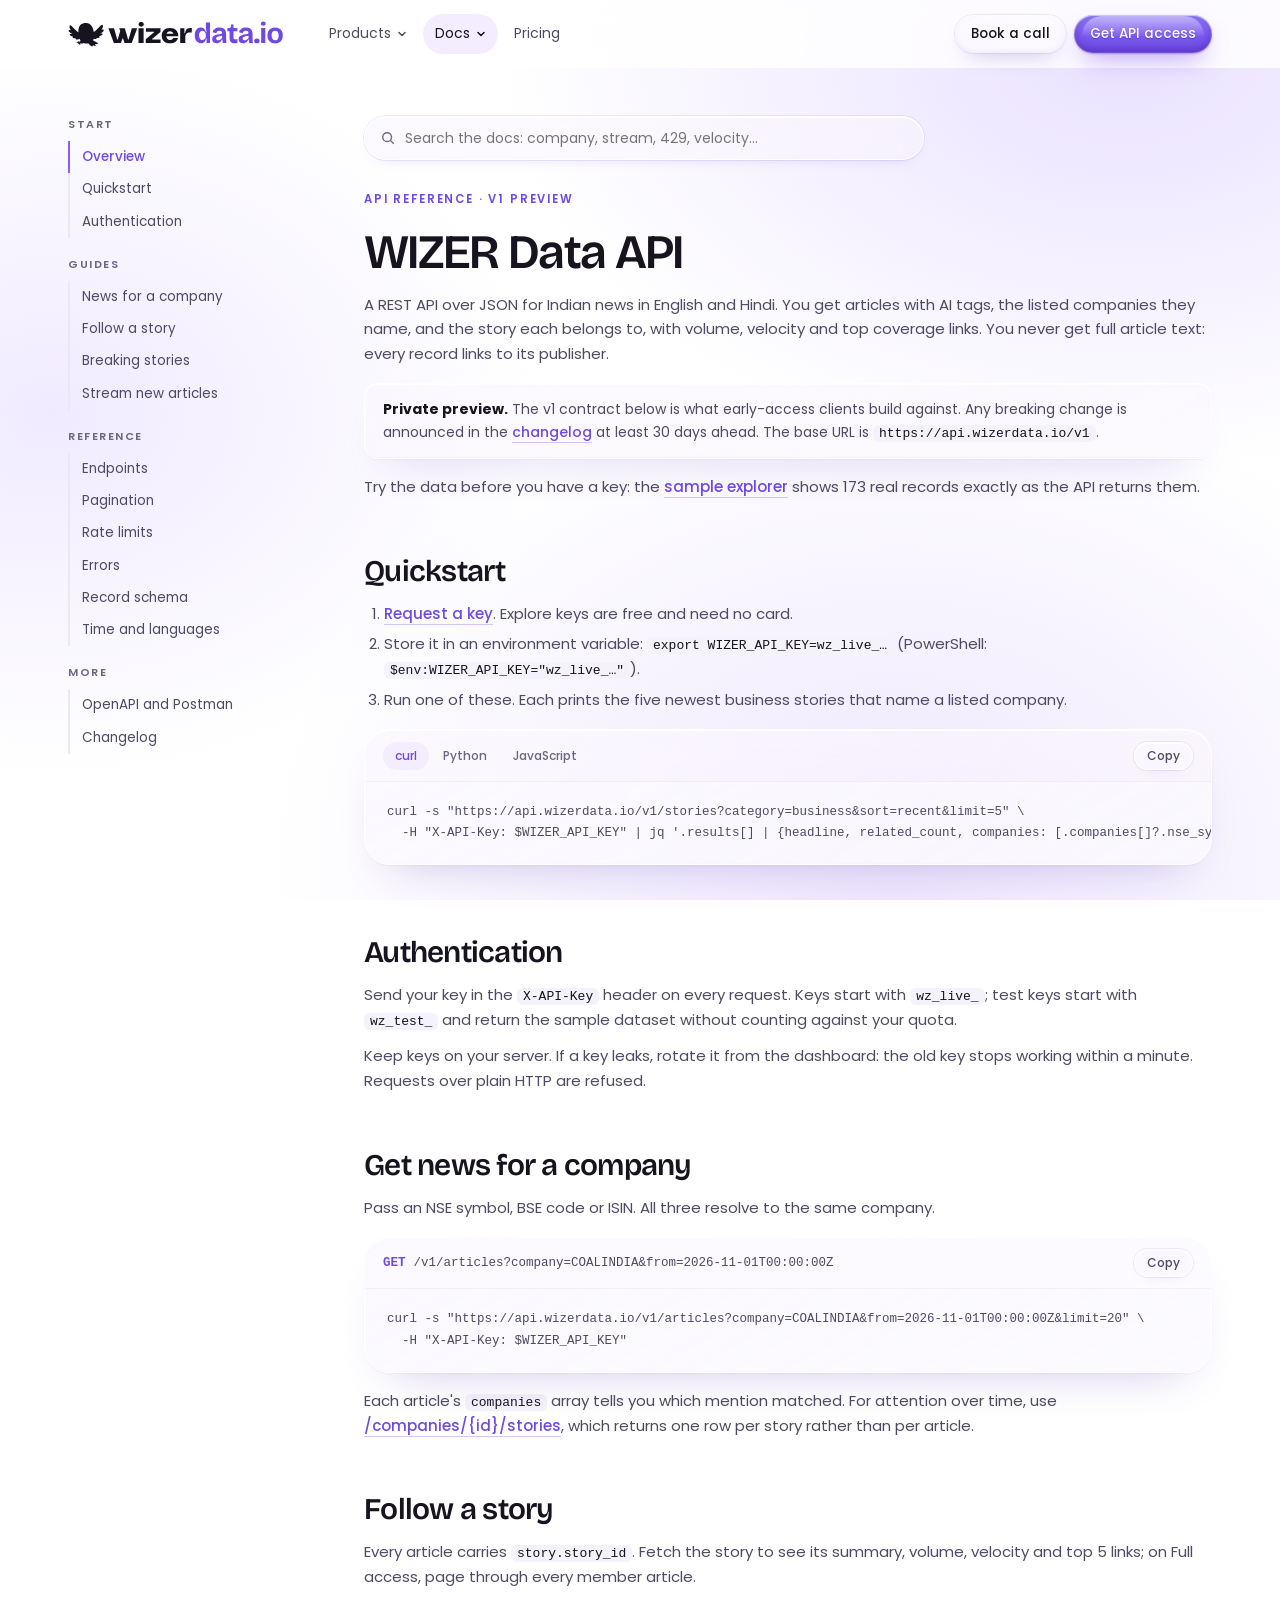
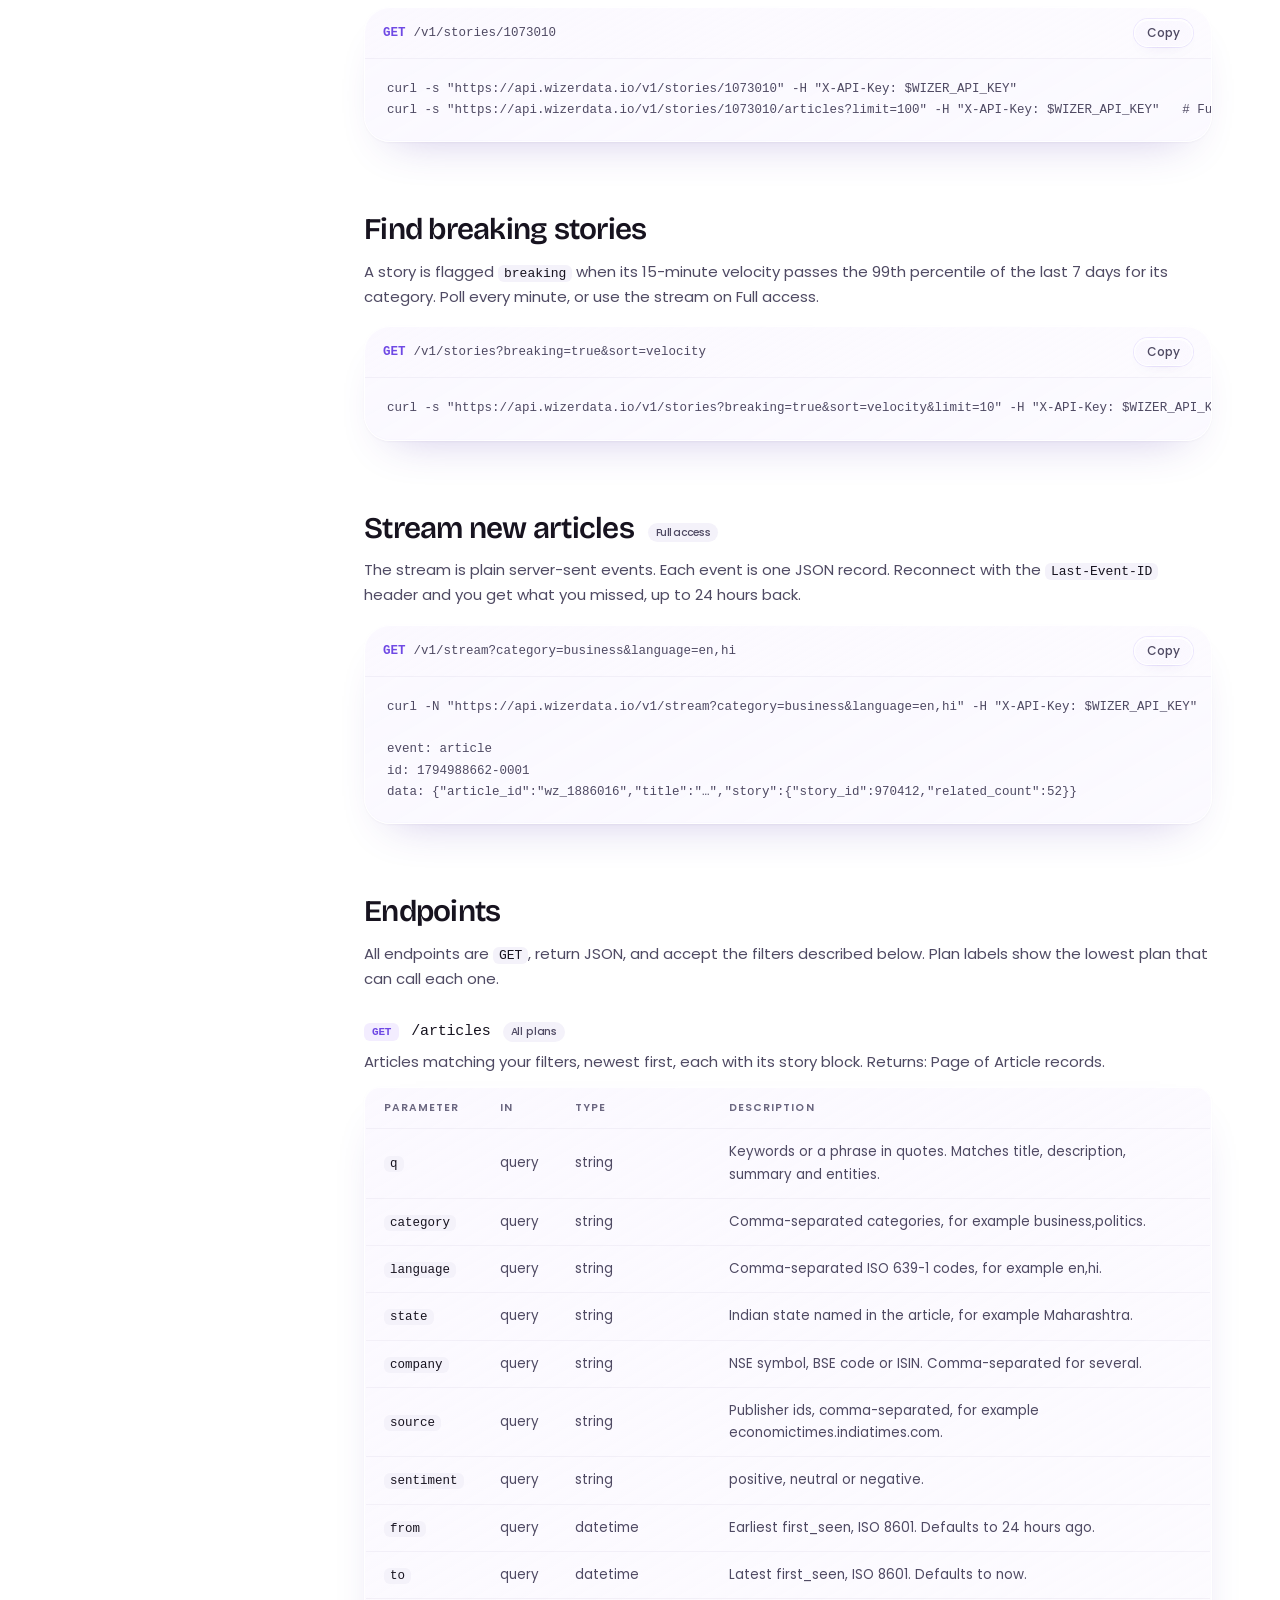
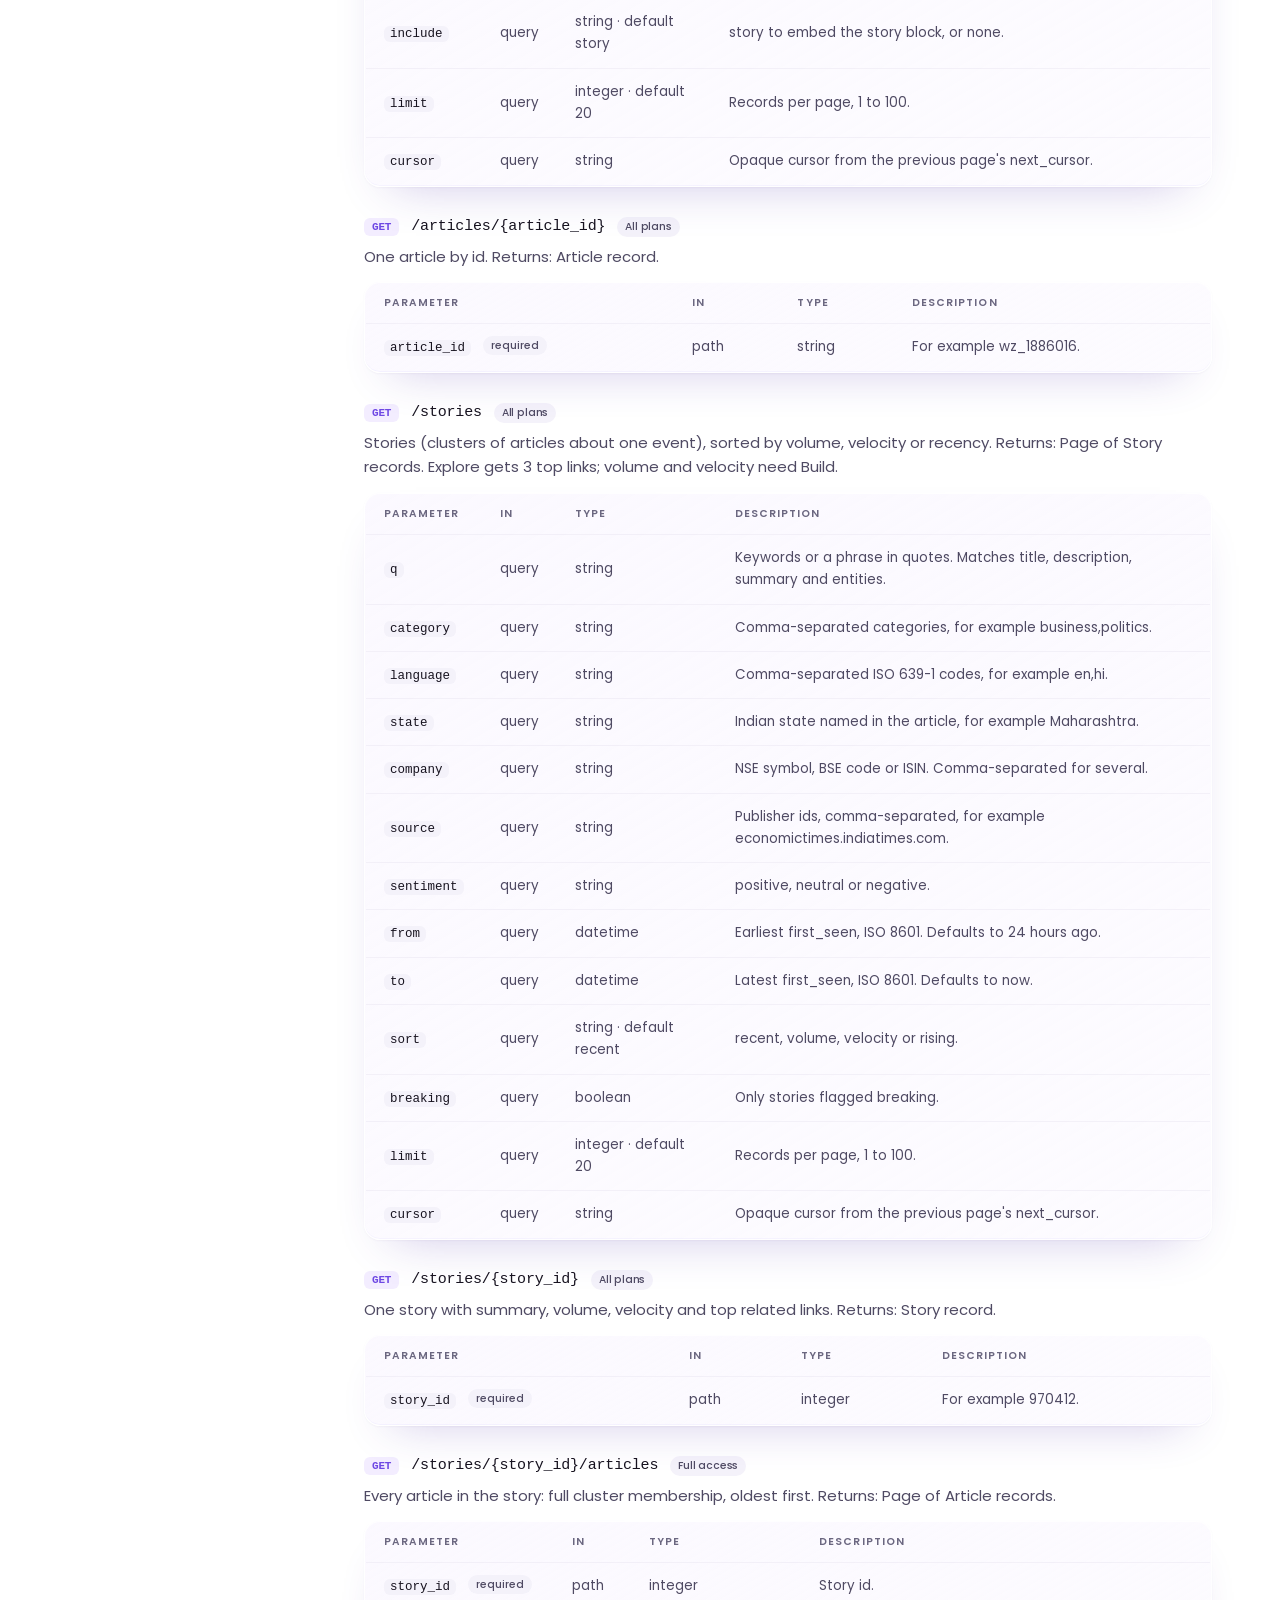
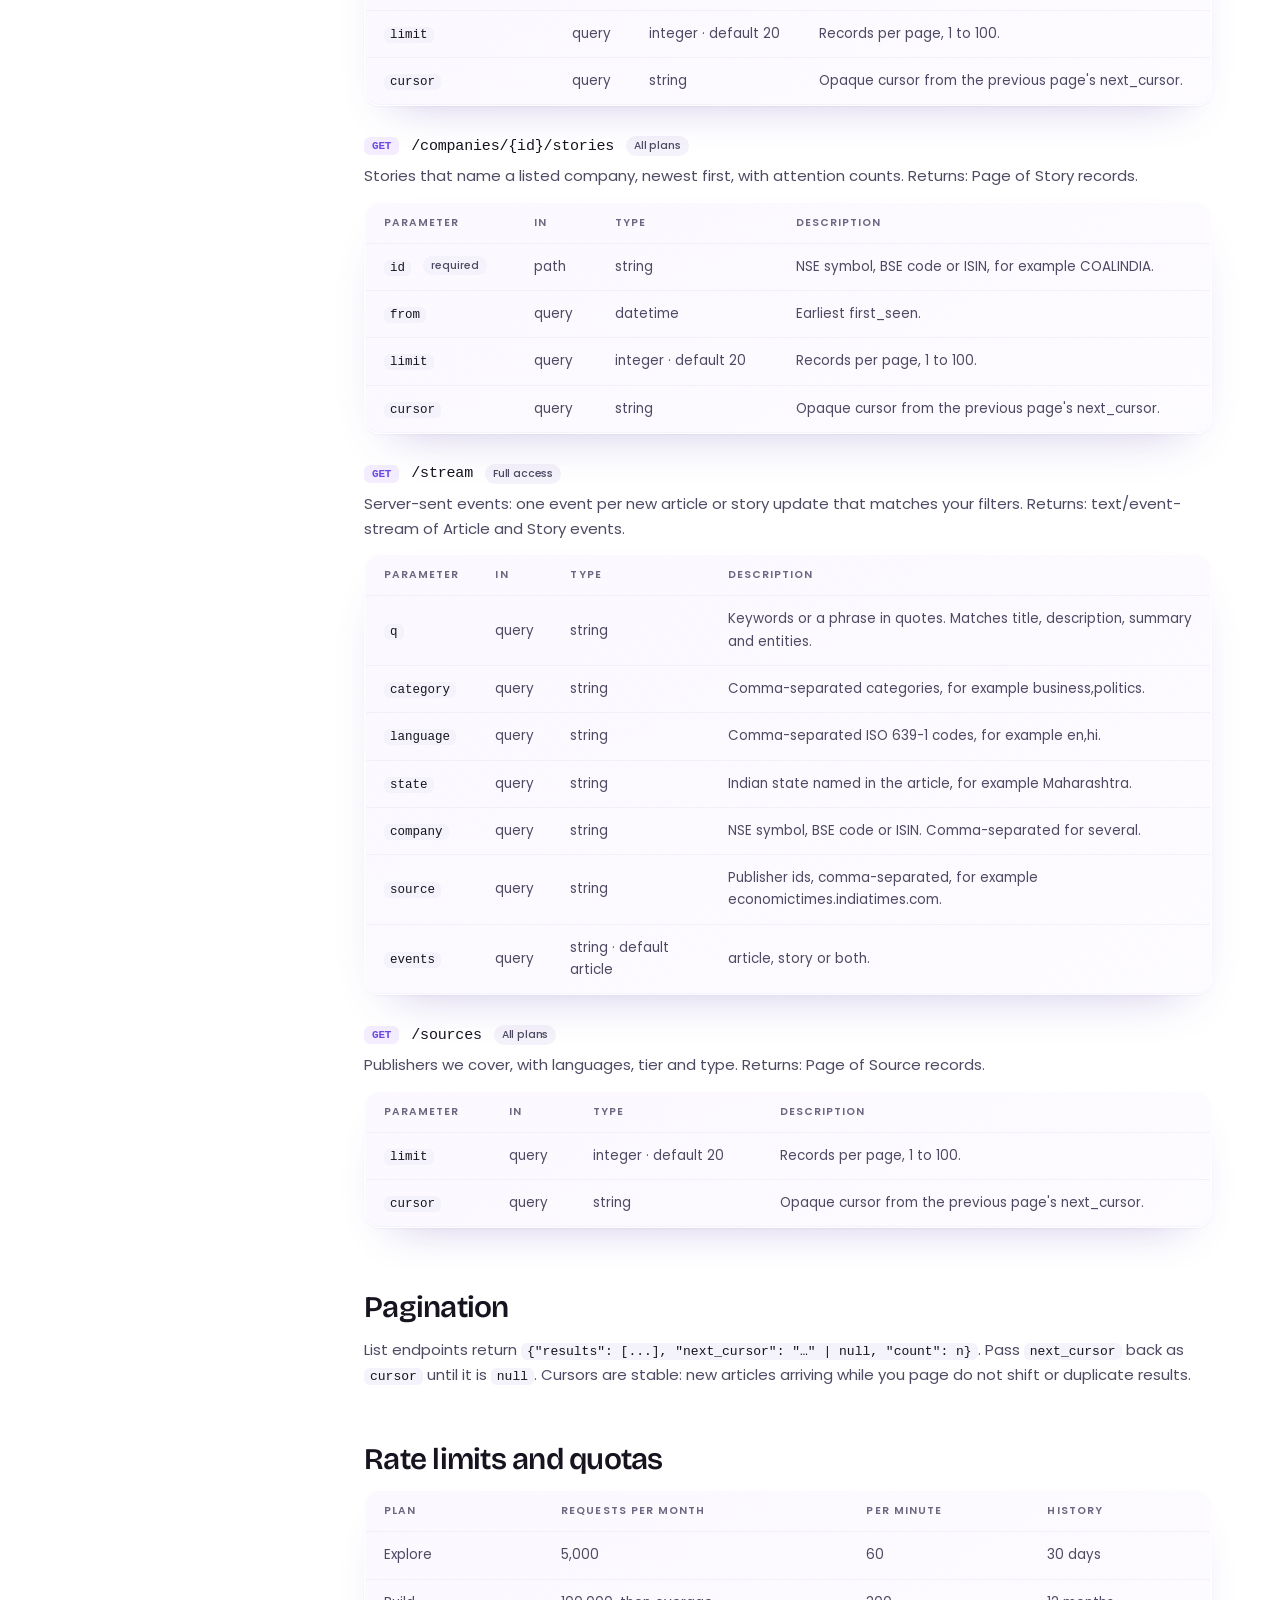
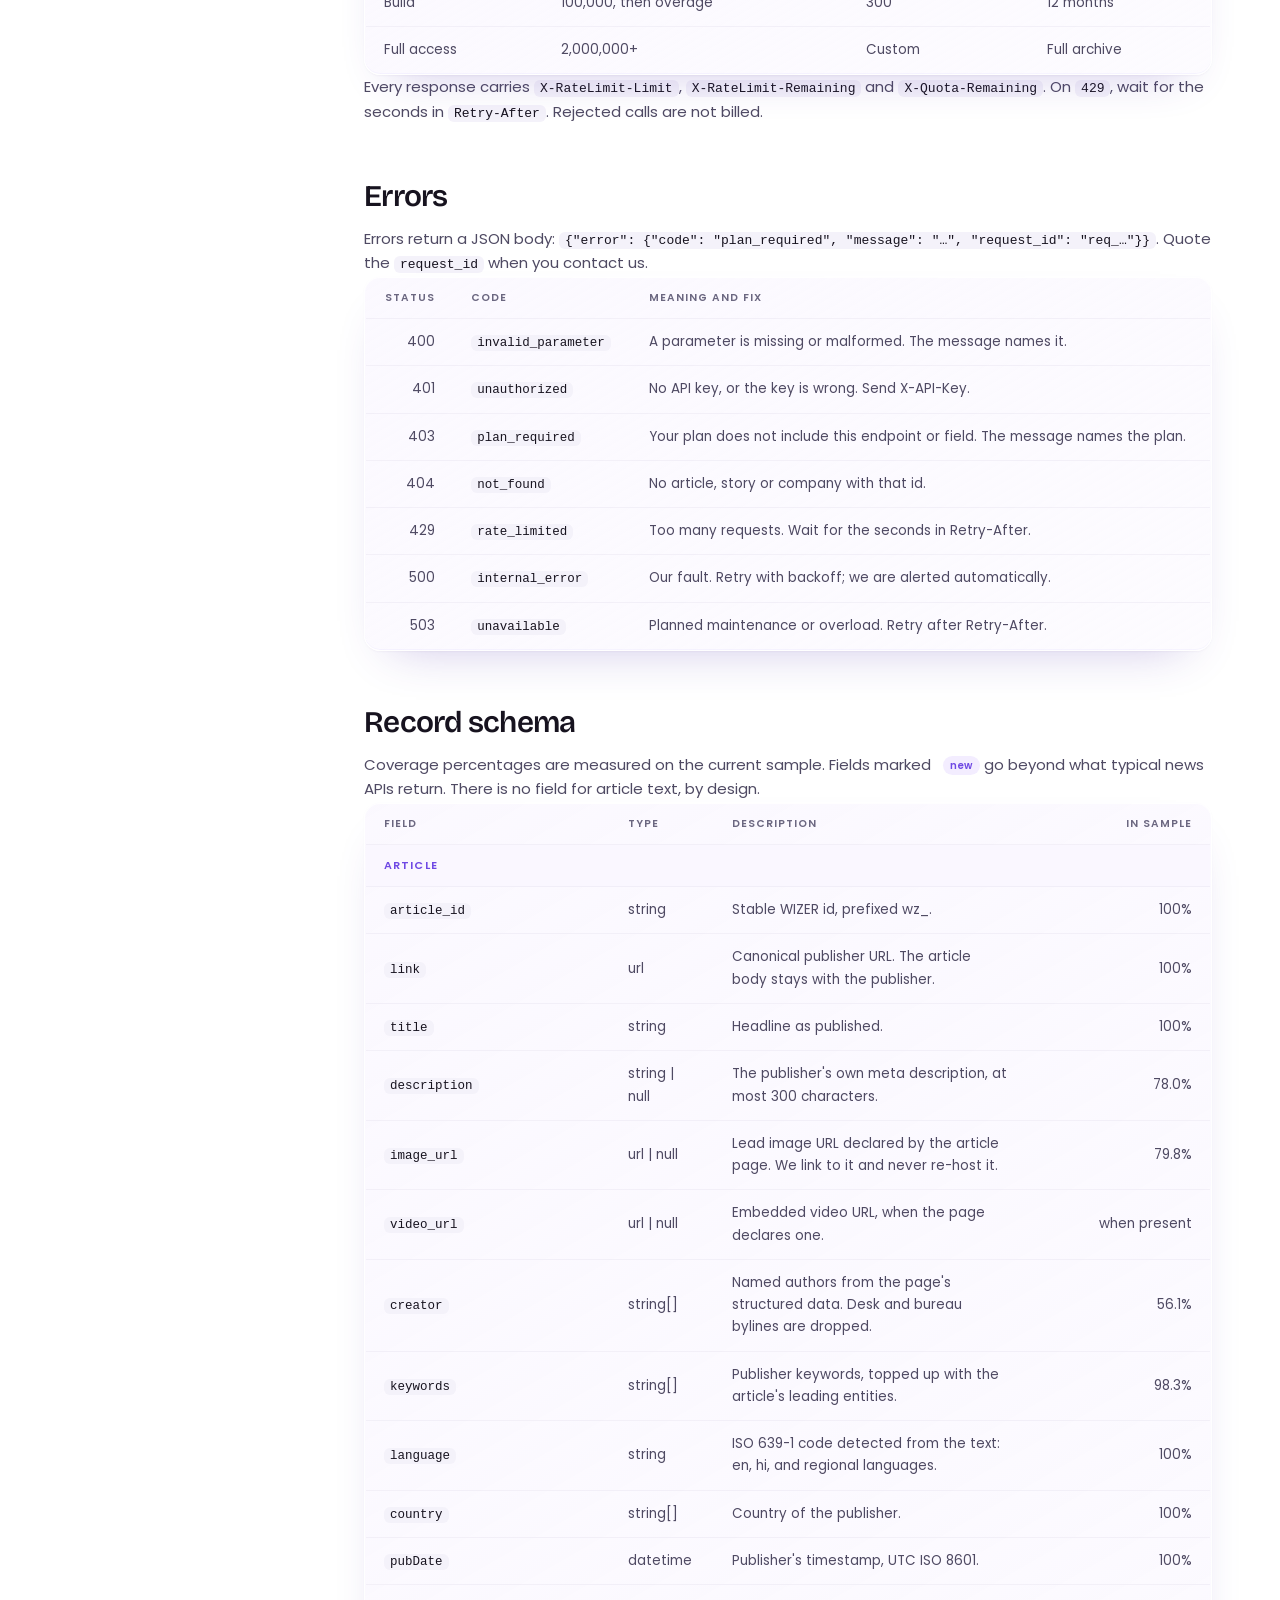
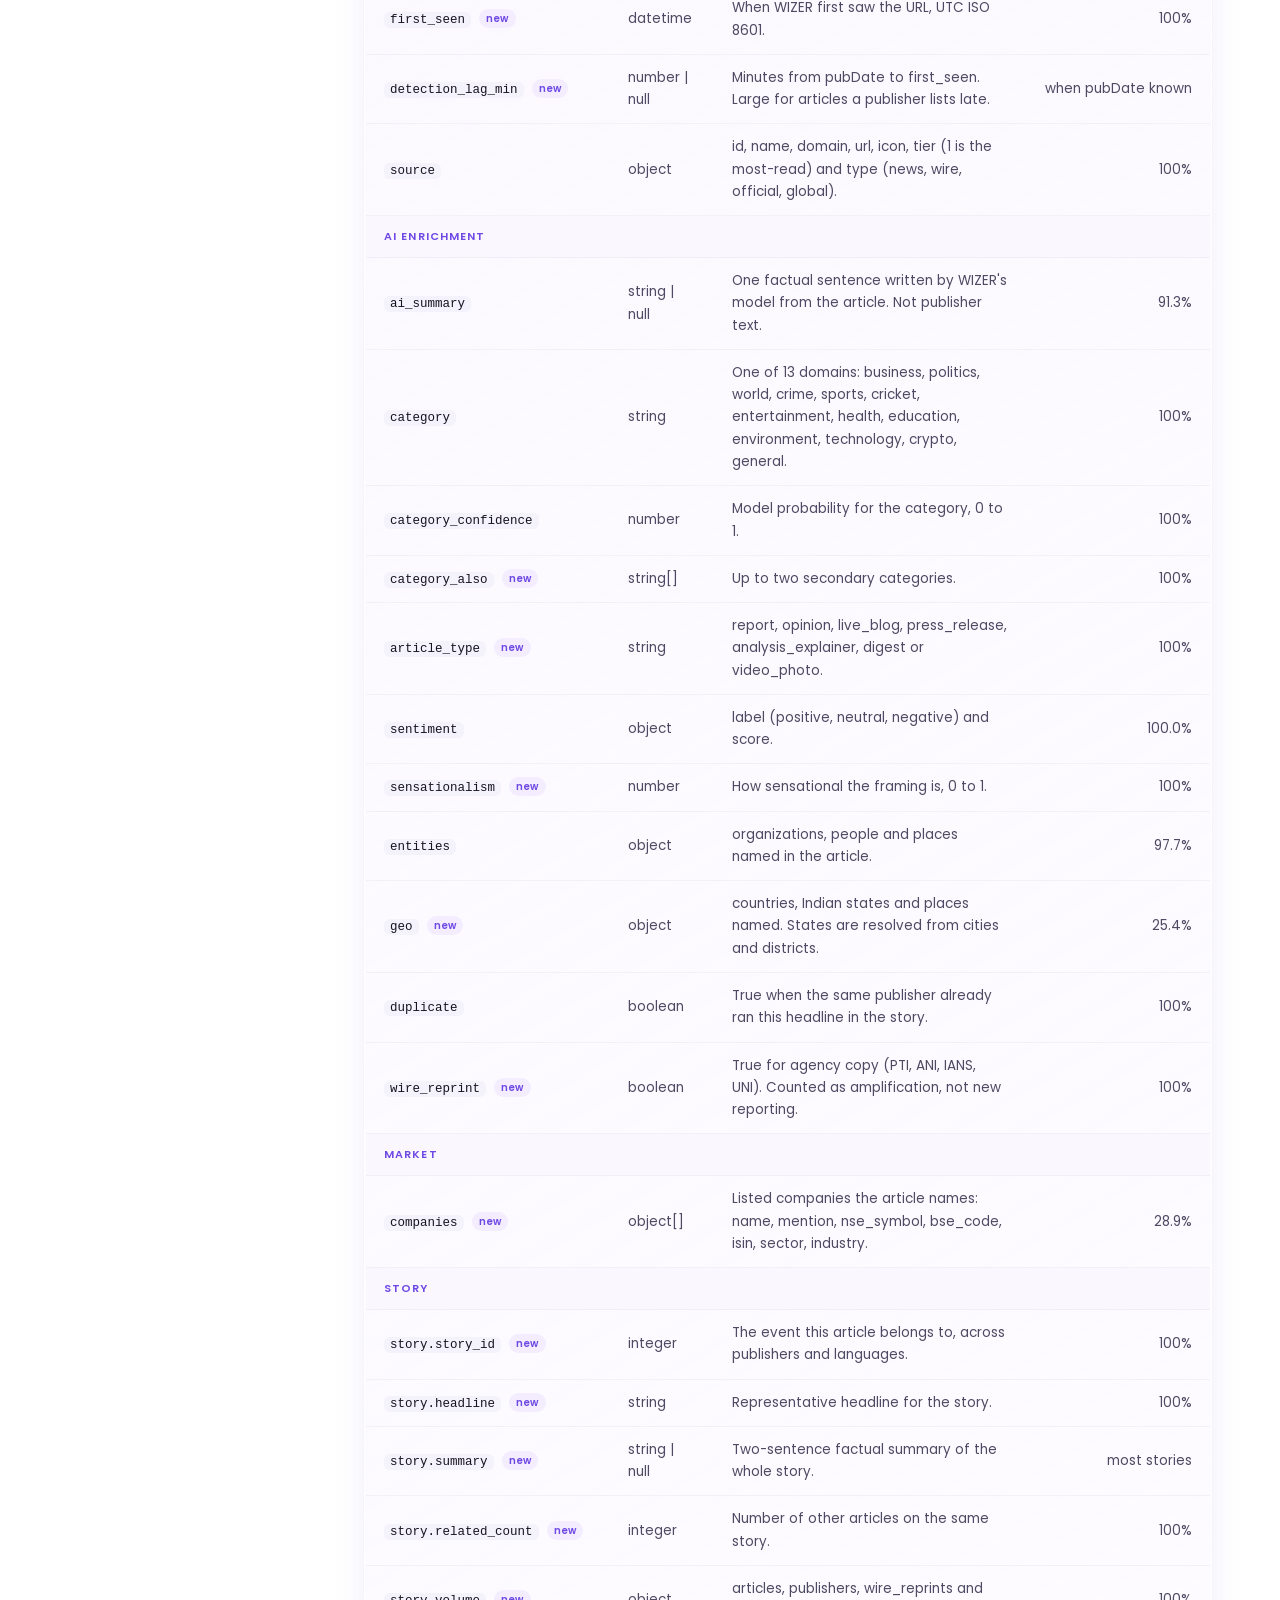
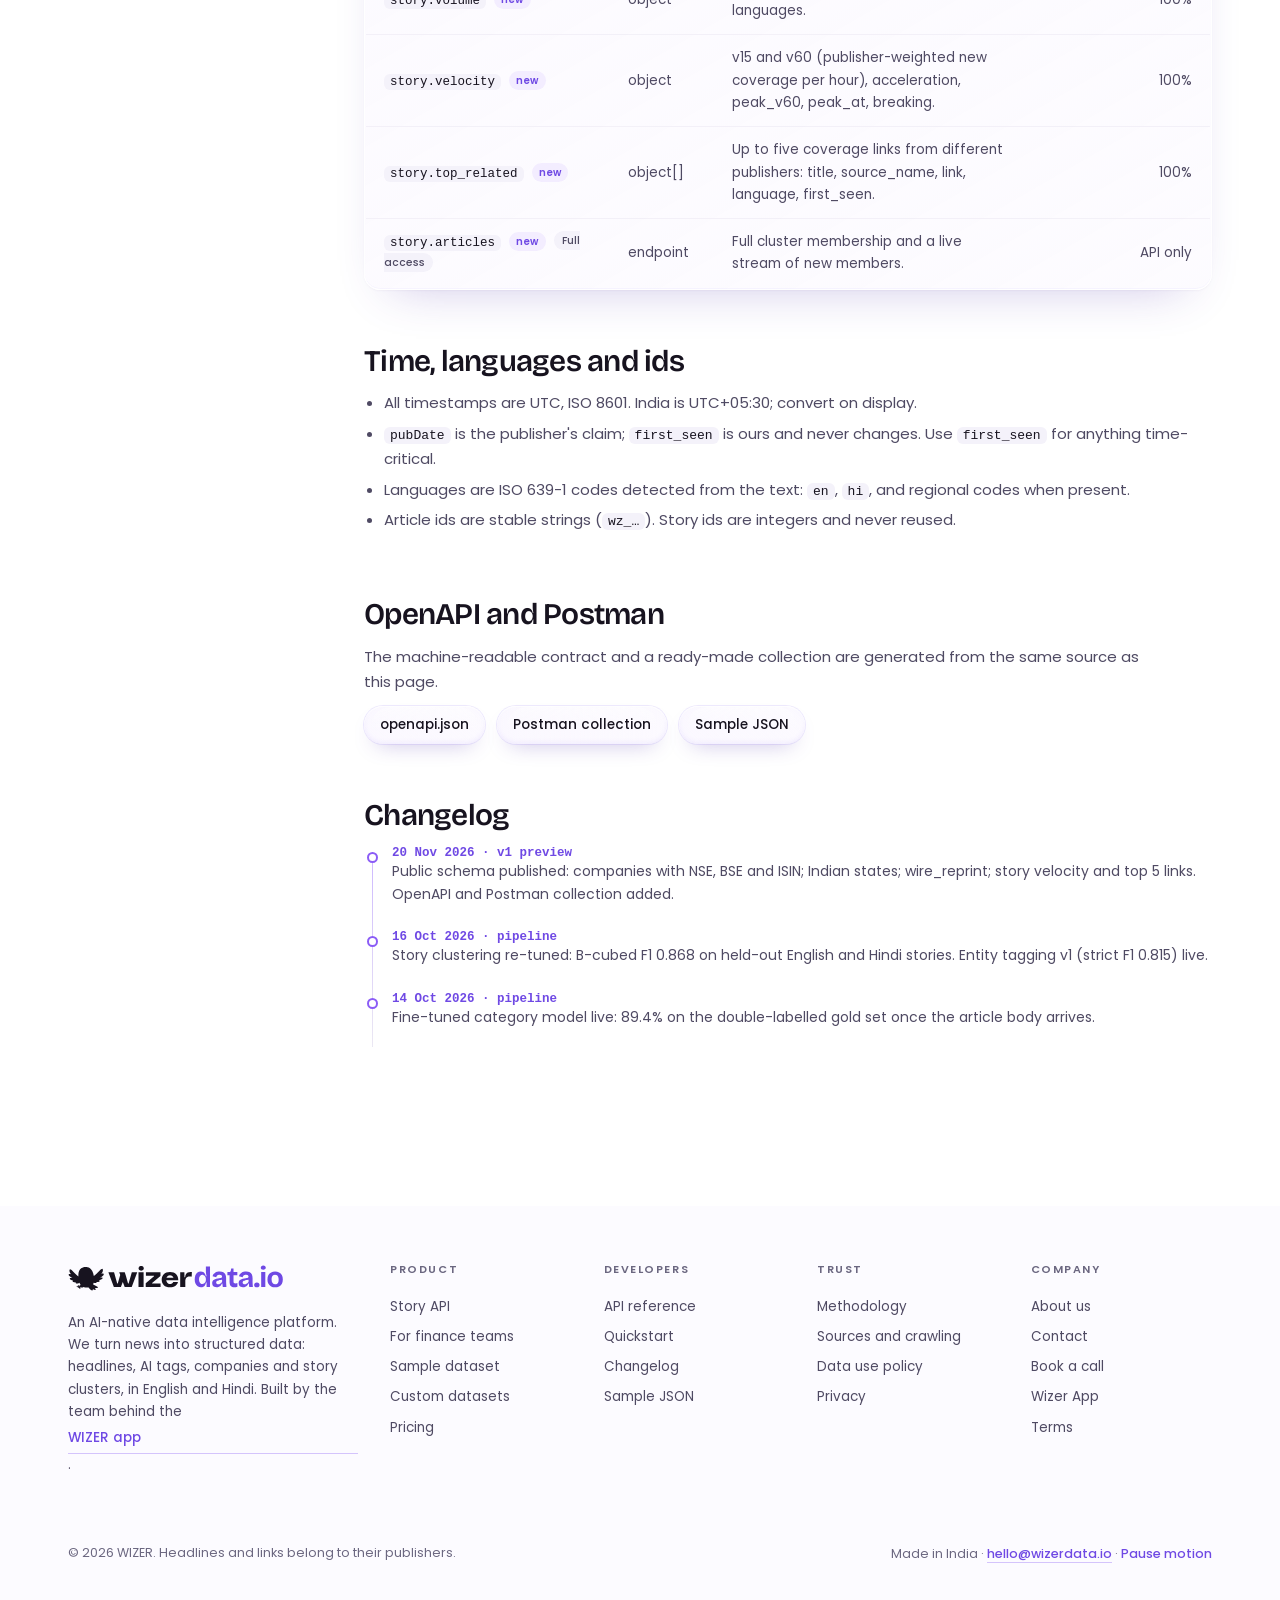
<file: docs.html>
<!doctype html>
<html lang="en">
<head>
<meta charset="utf-8">
<meta name="viewport" content="width=device-width, initial-scale=1, viewport-fit=cover">
<title>API reference · WIZER Data</title>
<meta name="description" content="WIZER Data API documentation: quickstart, authentication, task guides, endpoints, errors, rate limits, the record schema, OpenAPI and a Postman collection.">
<link rel="canonical" href="https://wizerdata.io/docs">
<meta name="theme-color" content="#ffffff" media="(prefers-color-scheme: light)">
<meta name="theme-color" content="#0f0d16" media="(prefers-color-scheme: dark)">
<meta property="og:type" content="website">
<meta property="og:site_name" content="WIZER Data">
<meta property="og:title" content="API reference · WIZER Data">
<meta property="og:description" content="WIZER Data API documentation: quickstart, authentication, task guides, endpoints, errors, rate limits, the record schema, OpenAPI and a Postman collection.">
<meta property="og:url" content="https://wizerdata.io/docs">
<meta property="og:image" content="https://wizerdata.io/assets/img/og.png">
<meta property="og:image:width" content="1200"><meta property="og:image:height" content="630">
<meta property="og:image:alt" content="WIZER Data: India's news as structured data">
<meta name="twitter:card" content="summary_large_image">
<meta name="twitter:title" content="API reference · WIZER Data">
<meta name="twitter:description" content="WIZER Data API documentation: quickstart, authentication, task guides, endpoints, errors, rate limits, the record schema, OpenAPI and a Postman collection.">
<meta name="twitter:image" content="https://wizerdata.io/assets/img/og.png">
<link rel="icon" href="assets/img/favicon.svg" type="image/svg+xml">
<link rel="icon" href="assets/img/favicon-32.png" sizes="32x32" type="image/png">
<link rel="apple-touch-icon" href="assets/img/apple-touch-icon.png">
<link rel="manifest" href="site.webmanifest">
<link rel="preconnect" href="https://fonts.googleapis.com">
<link rel="preconnect" href="https://fonts.gstatic.com" crossorigin>
<link rel="stylesheet" href="https://fonts.googleapis.com/css2?family=Bricolage+Grotesque:opsz,wght@12..96,500;12..96,600&family=Poppins:wght@400;500;600&display=swap">
<link rel="stylesheet" href="assets/css/site.5a1351df.css">
<script type="application/ld+json">{"@context": "https://schema.org", "@graph": [{"@type": "Organization", "name": "WIZER", "url": "https://letswizer.com", "logo": "https://wizerdata.io/assets/img/icon-512.png", "email": "hello@wizerdata.io"}, {"@type": "WebSite", "name": "WIZER Data", "url": "https://wizerdata.io"}]}</script>
</head>
<body>
<a class="skip" href="#main">Skip to content</a>
<header class="nav" id="nav">
  <div class="wrap">
    <a href="index.html" class="logo" aria-label="WIZER Data home"><svg class="" viewBox="440 334 8452 1020" aria-hidden="true" focusable="false"><path d="M1551.42 1000.61C1566.74 1015.77 1560.55 1039.88 1536.38 1043.42C1505.86 1047.88 1475.66 1040.4 1447.03 1026.11C1439.7 1051.25 1430.27 1073.07 1419.36 1092.01C1444.07 1109.39 1484.93 1129.93 1523.35 1149.23C1584.04 1179.74 1638.64 1207.17 1613.8 1214.26C1590.6 1239.14 1542.91 1243.11 1498.71 1235.86C1524.87 1272.66 1540.91 1303.82 1520.14 1309.75C1495.34 1316.83 1450.35 1298.96 1410.51 1274.37C1420.58 1301.6 1422.37 1323.52 1403.71 1328.85C1363.22 1340.41 1281.71 1261.89 1247.91 1212.39C1228.83 1216.44 1212.98 1218.03 1203.06 1219.03C1196.94 1219.64 1193.07 1220.03 1192.07 1220.63C1135.8 1222.23 1088.29 1212.82 1048.39 1196.03C1040.02 1203.17 1030.21 1208.85 1019.55 1212.67C1006.04 1217.51 991.646 1219.18 977.819 1217.53C965.038 1216.01 953.147 1211.68 943.18 1204.95C934.425 1212.33 924.583 1220.1 914.13 1228.09C913.468 1228.59 912.826 1229.08 912.205 1229.55C924.686 1257.32 928.536 1274.41 917.597 1278.69C904.723 1283.72 894.342 1271.22 880.806 1246.6C874.782 1242.02 866.348 1235.52 854.084 1226.8C843.135 1219 832.289 1211.92 822.333 1205.43C791.316 1185.19 769.117 1170.71 780.46 1158.41C789.764 1148.31 814.084 1159.07 844.739 1178.66C828.035 1149.1 816.465 1128 832.641 1121.67C847.305 1115.94 865.054 1139.2 883.921 1173.29C884.014 1172.44 884.117 1171.6 884.211 1170.77C887.605 1142.13 889.768 1123.85 906.317 1126.42C911.274 1127.18 914.668 1130.47 916.811 1135.76C919.605 1125.04 925.018 1114.81 932.645 1105.85C913.54 1080.87 898.865 1053.82 887.947 1026.87C851.279 1051.36 811.021 1066.77 770.183 1060.81C746.028 1057.28 739.829 1033.16 755.135 1017.99C722.297 1021.47 685.671 1019.29 647.183 1005.71C622.376 996.947 617.739 969.389 638.779 954.891C640.828 953.481 642.908 952.08 645.04 950.698C554.154 923.621 488.291 891.324 515.406 854.242C518.842 849.54 524.379 846.065 530.464 844.437C552.394 838.552 581.238 839.098 613.393 844.528C516.514 797.332 432.964 741.751 475.272 693.482C477.539 690.899 480.467 688.507 483.976 687.452C498.816 683.004 526.884 687.37 560.725 698.239C518.615 649.297 482.32 586.548 502.708 517.961C505.637 508.11 512.829 497.815 524.389 498.524C572.472 501.462 658.608 615.735 736.186 689.571C766.84 718.74 809.593 752.192 848.878 782.262C821.877 441.342 1052.49 407.962 1118.07 407.962C1119.69 407.962 1121.72 407.907 1124.16 407.853C1175.28 406.589 1400.19 401.05 1453.61 767.982C1493.99 737.131 1538.66 702.359 1570.38 672.181C1647.96 598.345 1734.1 484.081 1782.18 481.134C1793.73 480.424 1800.93 490.72 1803.86 500.58C1824.24 569.158 1787.96 631.916 1745.83 680.858C1779.69 669.98 1807.74 665.614 1822.58 670.062C1826.1 671.117 1829.02 673.509 1831.29 676.092C1873.61 724.361 1790.06 779.942 1693.18 827.138C1725.33 821.708 1754.18 821.162 1776.11 827.047C1782.19 828.684 1787.73 832.158 1791.16 836.861C1818.27 873.942 1752.42 906.231 1661.53 933.307C1663.66 934.69 1665.74 936.091 1667.79 937.5C1688.83 951.998 1684.19 979.557 1659.39 988.316C1620.9 1001.9 1584.27 1004.08 1551.42 1000.61ZM2664.45 1196.22L2589.84 996.474L2514.8 1196.22H2239.1L2024.25 621.029H2246.55L2370.74 1058.7H2391.85L2488.43 724.997L2449.6 621.029H2666.53L2707.71 747.226L2796.09 1058.7H2817.2L2943.88 621.029H3156.24L2940.15 1196.22H2664.45ZM4766.17 907.895C4766.17 917.4 4765.82 926.804 4765.12 936.091H4294.16C4297.07 956.91 4303.14 977.029 4312.14 995.438C4325.22 1022.19 4344.03 1044.41 4366.69 1059.86C4389.34 1075.3 4415.04 1083.43 4441.2 1083.43C4467.37 1083.43 4493.06 1075.3 4515.72 1059.86C4537.66 1044.9 4556.01 1023.58 4569.02 997.939H4754.75C4721.78 1121.24 4617.3 1210.77 4441.2 1210.77C4232.75 1210.77 4116.24 1075.17 4116.24 907.895C4116.24 740.623 4226.54 605.021 4441.2 605.021C4657.94 605.021 4766.17 740.623 4766.17 907.895ZM3489.19 1196.22V1049.96L3814.57 776.013V759.642H3496.64V619.937H4067.92V765.099L3740.05 1040.14V1055.42H4071.64V1196.22H3489.19ZM4841.74 1196.22V619.937H5005.68L5009.39 815.305H5034.23C5040.03 764.371 5050.79 723.988 5066.53 694.155C5083.09 663.595 5106.26 641.402 5136.08 627.577C5166.71 613.753 5204.38 606.84 5249.08 606.84C5255.72 606.84 5263.17 607.204 5271.45 607.932C5279.73 607.932 5289.25 608.659 5300 610.114L5292.55 797.842C5279.3 792.021 5264.81 788.383 5249.08 786.927C5234.19 784.745 5220.94 783.653 5209.35 783.653C5177.05 783.653 5148.9 789.11 5124.89 800.025C5101.72 810.939 5083.09 827.674 5069.01 850.231C5055.76 872.787 5047.08 901.165 5042.94 935.363V1196.22H4841.74ZM3205.87 1196.22V619.937H3405.82V1196.22H3205.87ZM3414.56 464.953C3414.56 480.915 3409.78 496.605 3400.69 510.43C3391.62 524.255 3378.55 535.742 3362.81 543.719C3347.08 551.704 3329.23 555.906 3311.07 555.906C3292.91 555.906 3275.05 551.704 3259.32 543.719C3243.59 535.742 3230.52 524.255 3221.44 510.43C3212.36 496.605 3207.58 480.915 3207.58 464.953C3207.58 448.991 3212.36 433.301 3221.44 419.477C3230.52 405.652 3243.59 394.164 3259.32 386.188C3275.05 378.202 3292.91 374 3311.07 374C3329.23 374 3347.08 378.202 3362.81 386.188C3378.55 394.164 3391.62 405.652 3400.69 419.477C3409.78 433.301 3414.56 448.991 3414.56 464.953ZM4575.27 830.585C4573.71 826.81 4572.05 823.09 4570.27 819.443C4557.19 792.694 4538.37 770.474 4515.72 755.021C4493.06 739.577 4467.37 731.446 4441.2 731.446C4415.04 731.446 4389.34 739.577 4366.69 755.021C4344.03 770.474 4325.22 792.694 4312.14 819.443C4310.36 823.09 4308.69 826.81 4307.14 830.585H4575.27ZM921.52 1180.89C920.454 1178.84 919.512 1176.73 918.684 1174.56C918.353 1177.73 917.959 1181.01 917.494 1184.38C918.86 1183.2 920.205 1182.04 921.52 1180.89Z" fill="currentColor"/><path class="logo-accent" d="M5657.12 1210.75C5607.63 1210.75 5564.13 1198 5526.62 1172.5C5489.88 1147 5461.38 1111 5441.13 1064.5C5420.88 1018 5410.75 962.875 5410.75 899.125C5410.75 839.125 5419.75 785.875 5437.75 739.375C5455.75 692.875 5482.38 656.5 5517.62 630.25C5552.88 604 5596.75 590.875 5649.25 590.875C5687.5 590.875 5719.75 598 5746 612.25C5772.25 626.5 5793.63 647.5 5810.12 675.25C5827.38 702.25 5840.88 734.875 5850.63 773.125H5876.5C5871.25 749.125 5866.38 725.875 5861.88 703.375C5858.13 680.125 5855.13 658 5852.88 637C5850.63 616 5849.5 597.625 5849.5 581.875V390.625H6011.5V904.75V1195H5876.5V1024H5854C5845.75 1066 5833 1100.88 5815.75 1128.62C5798.5 1156.38 5776.38 1177 5749.38 1190.5C5723.13 1204 5692.38 1210.75 5657.12 1210.75ZM5711.12 1078C5735.88 1078 5756.88 1072.75 5774.13 1062.25C5791.38 1051.75 5805.62 1038.25 5816.88 1021.75C5828.13 1004.5 5836.38 986.125 5841.63 966.625C5846.88 946.375 5849.5 927.625 5849.5 910.375V889C5849.5 874.75 5847.25 860.125 5842.75 845.125C5839 829.375 5833.38 814 5825.88 799C5818.38 784 5809 770.875 5797.75 759.625C5786.5 747.625 5773.38 738.25 5758.38 731.5C5743.38 724.75 5726.88 721.375 5708.88 721.375C5681.88 721.375 5659 728.875 5640.25 743.875C5621.5 758.875 5606.88 779.875 5596.38 806.875C5585.88 833.125 5580.63 863.875 5580.63 899.125C5580.63 935.125 5585.88 966.625 5596.38 993.625C5607.63 1020.62 5623 1041.62 5642.5 1056.62C5662 1070.88 5684.88 1078 5711.12 1078ZM6265.38 1210.75C6232.38 1210.75 6203.13 1204.38 6177.63 1191.62C6152.13 1178.12 6132.26 1159 6118.01 1134.25C6103.76 1109.5 6096.63 1078.75 6096.63 1042C6096.63 1009.75 6102.63 982.75 6114.63 961C6127.38 939.25 6145.76 921.625 6169.76 908.125C6193.76 894.625 6223.38 883.375 6258.63 874.375C6293.88 865.375 6334.01 857.5 6379.01 850.75C6403.01 847 6422.51 843.625 6437.51 840.625C6453.26 836.875 6464.88 831.25 6472.38 823.75C6479.88 815.5 6483.63 803.875 6483.63 788.875C6483.63 767.875 6476.13 749.875 6461.13 734.875C6446.13 719.875 6422.51 712.375 6390.26 712.375C6368.51 712.375 6348.26 716.125 6329.51 723.625C6311.51 731.125 6295.76 742.375 6282.26 757.375C6269.51 772.375 6260.13 791.5 6254.13 814.75L6111.26 770.875C6120.26 740.125 6133.01 713.5 6149.51 691C6166.76 668.5 6187.38 649.75 6211.38 634.75C6235.38 619 6262.76 607.375 6293.51 599.875C6324.26 592.375 6357.63 588.625 6393.63 588.625C6451.38 588.625 6498.26 598 6534.26 616.75C6571.01 634.75 6598.38 663.25 6616.38 702.25C6634.38 740.5 6643.38 790 6643.38 850.75V952C6643.38 978.25 6643.76 1004.88 6644.51 1031.88C6646.01 1058.88 6647.51 1086.25 6649.01 1114C6651.26 1141 6653.51 1168 6655.76 1195H6512.88C6509.88 1176.25 6506.88 1154.88 6503.88 1130.88C6501.63 1106.12 6499.76 1081.38 6498.26 1056.62H6478.01C6467.51 1085.12 6452.51 1111 6433.01 1134.25C6413.51 1157.5 6389.51 1176.25 6361.01 1190.5C6333.26 1204 6301.38 1210.75 6265.38 1210.75ZM6334.01 1093.75C6348.26 1093.75 6362.51 1091.12 6376.76 1085.88C6391.76 1080.62 6406.01 1073.5 6419.51 1064.5C6433.76 1054.75 6446.51 1042.75 6457.76 1028.5C6469.76 1014.25 6479.51 998.125 6487.01 980.125L6484.76 885.625L6510.63 891.25C6497.13 901 6481.38 908.875 6463.38 914.875C6445.38 920.125 6426.63 924.25 6407.13 927.25C6388.38 930.25 6369.63 933.625 6350.88 937.375C6332.13 941.125 6315.26 946 6300.26 952C6286.01 958 6274.38 966.25 6265.38 976.75C6257.13 986.5 6253.01 1000.38 6253.01 1018.38C6253.01 1041.62 6260.51 1060 6275.51 1073.5C6290.51 1087 6310.01 1093.75 6334.01 1093.75ZM6970.71 1208.5C6904.71 1208.5 6855.96 1191.25 6824.46 1156.75C6793.71 1121.5 6778.34 1065.62 6778.34 989.125V731.5H6692.84L6695.09 604.375H6754.71C6777.96 604.375 6795.21 601 6806.46 594.25C6817.71 587.5 6824.46 575.125 6826.71 557.125L6841.34 472.75H6933.59V604.375H7083.21V736H6933.59V982.375C6933.59 1009.38 6939.96 1028.88 6952.71 1040.88C6965.46 1052.88 6984.96 1058.88 7011.21 1058.88C7025.46 1058.88 7038.96 1057.38 7051.71 1054.38C7065.21 1051.38 7076.84 1046.5 7086.59 1039.75V1190.5C7063.34 1198 7041.96 1202.88 7022.46 1205.12C7002.96 1207.38 6985.71 1208.5 6970.71 1208.5ZM7303.11 1210.75C7270.11 1210.75 7240.86 1204.38 7215.36 1191.62C7189.86 1178.12 7169.98 1159 7155.73 1134.25C7141.48 1109.5 7134.36 1078.75 7134.36 1042C7134.36 1009.75 7140.36 982.75 7152.36 961C7165.11 939.25 7183.48 921.625 7207.48 908.125C7231.48 894.625 7261.11 883.375 7296.36 874.375C7331.61 865.375 7371.73 857.5 7416.73 850.75C7440.73 847 7460.23 843.625 7475.23 840.625C7490.98 836.875 7502.61 831.25 7510.11 823.75C7517.61 815.5 7521.36 803.875 7521.36 788.875C7521.36 767.875 7513.86 749.875 7498.86 734.875C7483.86 719.875 7460.23 712.375 7427.98 712.375C7406.23 712.375 7385.98 716.125 7367.23 723.625C7349.23 731.125 7333.48 742.375 7319.98 757.375C7307.23 772.375 7297.86 791.5 7291.86 814.75L7148.98 770.875C7157.98 740.125 7170.73 713.5 7187.23 691C7204.48 668.5 7225.11 649.75 7249.11 634.75C7273.11 619 7300.48 607.375 7331.23 599.875C7361.98 592.375 7395.36 588.625 7431.36 588.625C7489.11 588.625 7535.98 598 7571.98 616.75C7608.73 634.75 7636.11 663.25 7654.11 702.25C7672.11 740.5 7681.11 790 7681.11 850.75V952C7681.11 978.25 7681.48 1004.88 7682.23 1031.88C7683.73 1058.88 7685.23 1086.25 7686.73 1114C7688.98 1141 7691.23 1168 7693.48 1195H7550.61C7547.61 1176.25 7544.61 1154.88 7541.61 1130.88C7539.36 1106.12 7537.48 1081.38 7535.98 1056.62H7515.73C7505.23 1085.12 7490.23 1111 7470.73 1134.25C7451.23 1157.5 7427.23 1176.25 7398.73 1190.5C7370.98 1204 7339.11 1210.75 7303.11 1210.75ZM7371.73 1093.75C7385.98 1093.75 7400.23 1091.12 7414.48 1085.88C7429.48 1080.62 7443.73 1073.5 7457.23 1064.5C7471.48 1054.75 7484.23 1042.75 7495.48 1028.5C7507.48 1014.25 7517.23 998.125 7524.73 980.125L7522.48 885.625L7548.36 891.25C7534.86 901 7519.11 908.875 7501.11 914.875C7483.11 920.125 7464.36 924.25 7444.86 927.25C7426.11 930.25 7407.36 933.625 7388.61 937.375C7369.86 941.125 7352.98 946 7337.98 952C7323.73 958 7312.11 966.25 7303.11 976.75C7294.86 986.5 7290.73 1000.38 7290.73 1018.38C7290.73 1041.62 7298.23 1060 7313.23 1073.5C7328.23 1087 7347.73 1093.75 7371.73 1093.75ZM7848.61 1209.62C7813.36 1209.62 7786.73 1202.12 7768.73 1187.12C7751.48 1172.12 7742.86 1148.88 7742.86 1117.38C7742.86 1085.12 7751.48 1061.5 7768.73 1046.5C7786.73 1031.5 7813.36 1024 7848.61 1024C7884.61 1024 7911.23 1031.5 7928.48 1046.5C7946.48 1061.5 7955.48 1085.12 7955.48 1117.38C7955.48 1178.88 7919.86 1209.62 7848.61 1209.62ZM8018.98 1195V604.375H8180.98V1195H8018.98ZM8101.11 515.5C8069.61 515.5 8045.23 509.125 8027.98 496.375C8011.48 482.875 8003.23 463.375 8003.23 437.875C8003.23 411.625 8011.48 391.75 8027.98 378.25C8045.23 364.75 8069.61 358 8101.11 358C8133.36 358 8157.73 364.75 8174.23 378.25C8191.48 391.75 8200.11 411.625 8200.11 437.875C8200.11 462.625 8191.48 481.75 8174.23 495.25C8157.73 508.75 8133.36 515.5 8101.11 515.5ZM8565 1210.75C8505.75 1210.75 8453.62 1199.12 8408.62 1175.88C8363.62 1151.88 8328.37 1117 8302.87 1071.25C8277.37 1024.75 8264.62 967 8264.62 898C8264.62 829 8277.37 771.625 8302.87 725.875C8329.12 680.125 8364.75 646 8409.75 623.5C8455.5 600.25 8507.25 588.625 8565 588.625C8624.25 588.625 8676.37 600.25 8721.37 623.5C8767.12 646.75 8802.75 681.625 8828.25 728.125C8854.5 773.875 8867.62 831.25 8867.62 900.25C8867.62 970 8854.12 1028.12 8827.12 1074.62C8800.87 1120.38 8764.87 1154.5 8719.12 1177C8674.12 1199.5 8622.75 1210.75 8565 1210.75ZM8570.62 1090.38C8599.87 1090.38 8624.25 1083.62 8643.75 1070.12C8664 1056.62 8679 1036.38 8688.75 1009.38C8699.25 981.625 8704.5 948.25 8704.5 909.25C8704.5 868 8698.87 833.125 8687.62 804.625C8677.12 775.375 8661.37 753.25 8640.37 738.25C8619.37 722.5 8592.75 714.625 8560.5 714.625C8532.75 714.625 8508.75 721.375 8488.5 734.875C8468.25 747.625 8452.87 767.875 8442.37 795.625C8431.87 822.625 8426.62 856 8426.62 895.75C8426.62 959.5 8439.37 1007.88 8464.87 1040.88C8490.37 1073.88 8525.62 1090.38 8570.62 1090.38Z"/></svg></a>
    <nav class="nav-links" aria-label="Primary"><div class="dd" data-dd><button class="dd-btn" type="button" aria-expanded="false" aria-controls="dd-products">Products<svg class="chev" width="10" height="10" viewBox="0 0 10 10" aria-hidden="true"><path d="M2 3.5l3 3 3-3" fill="none" stroke="currentColor" stroke-width="1.5" stroke-linecap="round" stroke-linejoin="round"/></svg></button><div class="dd-panel" id="dd-products" hidden><div class="dd-grid"><a class="dd-item" href="index.html#story-api"><span class="dd-ico" aria-hidden="true"><svg width="20" height="20" viewBox="0 0 20 20" fill="none" stroke="currentColor" stroke-width="1.5" stroke-linecap="round" stroke-linejoin="round"><path d="M4 5h9a2 2 0 012 2v9H6a2 2 0 01-2-2V5z"/><path d="M15 9h1.5a1.5 1.5 0 011.5 1.5V15a1 1 0 01-1 1h-2"/><path d="M7 8.5h5M7 11.5h5M7 14h3"/></svg></span><span class="dd-txt"><b>News &amp; Story API</b><span>Indian news with AI tags, companies and story clusters, in English and Hindi.</span></span></a><a class="dd-item" href="finance.html"><span class="dd-ico" aria-hidden="true"><svg width="20" height="20" viewBox="0 0 20 20" fill="none" stroke="currentColor" stroke-width="1.5" stroke-linecap="round" stroke-linejoin="round"><path d="M3.5 16.5h13"/><path d="M5.5 13l3-3.5 2.5 2 4-5"/><path d="M12.5 6.5H15V9"/></svg></span><span class="dd-txt"><b>Finance data</b><span>Company-tagged news with NSE, BSE and ISIN, for quant and research teams.</span></span></a><a class="dd-item" href="sample.html"><span class="dd-ico" aria-hidden="true"><svg width="20" height="20" viewBox="0 0 20 20" fill="none" stroke="currentColor" stroke-width="1.5" stroke-linecap="round" stroke-linejoin="round"><rect x="3.5" y="4" width="13" height="12" rx="2"/><path d="M3.5 8h13M3.5 12h13M8 4v12"/></svg></span><span class="dd-txt"><b>Sample dataset</b><span>The latest real records, every field. No sign-up.</span></span></a><a class="dd-item" href="index.html#custom"><span class="dd-ico" aria-hidden="true"><svg width="20" height="20" viewBox="0 0 20 20" fill="none" stroke="currentColor" stroke-width="1.5" stroke-linecap="round" stroke-linejoin="round"><path d="M4 6h7M14 6h2M4 10h2M9 10h7M4 14h9M16 14h0"/><circle cx="12.5" cy="6" r="1.5"/><circle cx="7.5" cy="10" r="1.5"/><circle cx="14.5" cy="14" r="1.5"/></svg></span><span class="dd-txt"><b>Custom datasets</b><span>Your sources, regions, history and delivery format.</span></span></a></div></div></div><div class="dd" data-dd><button class="dd-btn is-here" type="button" aria-expanded="false" aria-controls="dd-docs">Docs<svg class="chev" width="10" height="10" viewBox="0 0 10 10" aria-hidden="true"><path d="M2 3.5l3 3 3-3" fill="none" stroke="currentColor" stroke-width="1.5" stroke-linecap="round" stroke-linejoin="round"/></svg></button><div class="dd-panel" id="dd-docs" hidden><div class="dd-grid"><a class="dd-item" href="docs.html" aria-current="page"><span class="dd-ico" aria-hidden="true"><svg width="20" height="20" viewBox="0 0 20 20" fill="none" stroke="currentColor" stroke-width="1.5" stroke-linecap="round" stroke-linejoin="round"><path d="M5 3.5h8l2.5 2.5v10.5H5z"/><path d="M8 9.5l-1.5 1.5L8 12.5M12 9.5l1.5 1.5-1.5 1.5"/></svg></span><span class="dd-txt"><b>API reference</b><span>Endpoints, parameters, errors and rate limits.</span></span></a><a class="dd-item" href="docs.html#quickstart"><span class="dd-ico" aria-hidden="true"><svg width="20" height="20" viewBox="0 0 20 20" fill="none" stroke="currentColor" stroke-width="1.5" stroke-linecap="round" stroke-linejoin="round"><path d="M11 3L5 11h4.5L9 17l6-8h-4.5z"/></svg></span><span class="dd-txt"><b>Quickstart</b><span>Your first call in curl, Python or JavaScript.</span></span></a><a class="dd-item" href="docs.html#schema"><span class="dd-ico" aria-hidden="true"><svg width="20" height="20" viewBox="0 0 20 20" fill="none" stroke="currentColor" stroke-width="1.5" stroke-linecap="round" stroke-linejoin="round"><path d="M10 3.5l6.5 3.25L10 10 3.5 6.75z"/><path d="M3.5 10.25L10 13.5l6.5-3.25"/><path d="M3.5 13.75L10 17l6.5-3.25"/></svg></span><span class="dd-txt"><b>Record schema</b><span>Every field, its type and how often it is filled.</span></span></a><a class="dd-item" href="methodology.html"><span class="dd-ico" aria-hidden="true"><svg width="20" height="20" viewBox="0 0 20 20" fill="none" stroke="currentColor" stroke-width="1.5" stroke-linecap="round" stroke-linejoin="round"><circle cx="10" cy="10" r="6.5"/><circle cx="10" cy="10" r="3.5"/><circle cx="10" cy="10" r=".8" fill="currentColor"/></svg></span><span class="dd-txt"><b>Methodology</b><span>How every accuracy number is measured, with its limits.</span></span></a><a class="dd-item" href="docs.html#changelog"><span class="dd-ico" aria-hidden="true"><svg width="20" height="20" viewBox="0 0 20 20" fill="none" stroke="currentColor" stroke-width="1.5" stroke-linecap="round" stroke-linejoin="round"><circle cx="10" cy="10" r="6.5"/><path d="M10 6.5V10l2.5 1.5"/></svg></span><span class="dd-txt"><b>Changelog</b><span>What changed in the API and the pipeline.</span></span></a><a class="dd-item" href="openapi.json"><span class="dd-ico" aria-hidden="true"><svg width="20" height="20" viewBox="0 0 20 20" fill="none" stroke="currentColor" stroke-width="1.5" stroke-linecap="round" stroke-linejoin="round"><path d="M7.5 5C6 5 5.5 5.8 5.5 7v1.5c0 .8-.5 1.5-1.5 1.5 1 0 1.5.7 1.5 1.5V13c0 1.2.5 2 2 2M12.5 5c1.5 0 2 .8 2 2v1.5c0 .8.5 1.5 1.5 1.5-1 0-1.5.7-1.5 1.5V13c0 1.2-.5 2-2 2"/></svg></span><span class="dd-txt"><b>OpenAPI spec</b><span>Machine-readable contract. Postman collection on the reference page.</span></span></a></div></div></div><a href="pricing.html">Pricing</a></nav>
    <div class="nav-cta">
      <a href="https://cal.id/vaish/wizerdata-discovery-call" target="_blank" rel="noopener" class="btn btn-ghost btn-sm">Book a call</a>
      <a href="contact.html?intent=key" class="btn btn-primary btn-sm">Get API access</a>
      <button class="menu-btn" type="button" aria-label="Open menu" aria-expanded="false" aria-controls="mobile-menu"><span></span><span></span><span></span></button>
    </div>
  </div>
  <nav class="mobile-menu" id="mobile-menu" aria-label="Mobile"><p class="mm-h">Products</p><a href="index.html#story-api">News &amp; Story API</a><a href="finance.html">Finance data</a><a href="sample.html">Sample dataset</a><a href="index.html#custom">Custom datasets</a><p class="mm-h">Docs</p><a href="docs.html">API reference</a><a href="docs.html#quickstart">Quickstart</a><a href="docs.html#schema">Record schema</a><a href="methodology.html">Methodology</a><a href="docs.html#changelog">Changelog</a><a href="openapi.json">OpenAPI spec</a><a href="pricing.html">Pricing</a><a href="https://cal.id/vaish/wizerdata-discovery-call" target="_blank" rel="noopener">Book a call</a><a class="btn btn-primary" href="contact.html?intent=key">Get API access</a></nav>
</header>
<main id="main" class="wrap">
<div class="docs">
  <nav class="docs-nav" aria-label="Documentation">
    <p class="h4-like">Start</p>
    <a href="#overview">Overview</a><a href="#quickstart">Quickstart</a><a href="#auth">Authentication</a>
    <p class="h4-like">Guides</p>
    <a href="#guide-company">News for a company</a><a href="#guide-story">Follow a story</a><a href="#guide-breaking">Breaking stories</a><a href="#guide-stream">Stream new articles</a>
    <p class="h4-like">Reference</p>
    <a href="#endpoints">Endpoints</a><a href="#pagination">Pagination</a><a href="#limits">Rate limits</a><a href="#errors">Errors</a><a href="#schema">Record schema</a><a href="#time">Time and languages</a>
    <p class="h4-like">More</p>
    <a href="#tools">OpenAPI and Postman</a><a href="#changelog">Changelog</a>
  </nav>

  <article class="doc">
    <label class="search doc-search"><svg width="14" height="14" viewBox="0 0 16 16" fill="none" stroke="currentColor" stroke-width="1.6" aria-hidden="true" style="color:var(--ink-3)"><circle cx="7" cy="7" r="5"/><path d="M11 11l3.5 3.5"/></svg>
      <span class="sr-only">Search the docs</span><input type="search" data-doc-search placeholder="Search the docs: company, stream, 429, velocity…" autocomplete="off"></label>
    <p class="muted" data-doc-count role="status" hidden></p>
    <section id="overview">
      <span class="eyebrow">API reference · v1 preview</span>
      <h1 style="font-size:clamp(34px,4vw,48px);margin:14px 0 16px">WIZER Data API</h1>
      <p>A REST API over JSON for Indian news in English and Hindi. You get articles with AI tags, the listed companies they name, and the story each belongs to, with volume, velocity and top coverage links. You never get full article text: every record links to its publisher.</p>
      <div class="callout"><b>Private preview.</b> The v1 contract below is what early-access clients build against. Any breaking change is announced in the <a class="link" href="#changelog">changelog</a> at least 30 days ahead. The base URL is <code>https://api.wizerdata.io/v1</code>.</div>
      <p>Try the data before you have a key: the <a class="link" href="sample.html">sample explorer</a> shows 173 real records exactly as the API returns them.</p>
    </section>

    <section id="quickstart">
      <h2>Quickstart</h2>
      <ol>
        <li><a class="link" href="contact.html?intent=key">Request a key</a>. Explore keys are free and need no card.</li>
        <li>Store it in an environment variable: <code>export WIZER_API_KEY=wz_live_…</code> (PowerShell: <code>$env:WIZER_API_KEY="wz_live_…"</code>).</li>
        <li>Run one of these. Each prints the five newest business stories that name a listed company.</li>
      </ol>
      <div class="card code" data-tabroot>
        <div class="code-head">
          <div class="tabs" role="tablist" aria-label="Language" data-tabs>
            <button role="tab" type="button" data-tab="curl" aria-selected="true">curl</button><button role="tab" type="button" data-tab="python" aria-selected="false">Python</button><button role="tab" type="button" data-tab="js" aria-selected="false">JavaScript</button>
          </div>
          <button class="copy" type="button" data-copy="#qs-code">Copy</button>
        </div>
        <div id="qs-code">
<pre tabindex="0" data-panel="curl">curl -s "https://api.wizerdata.io/v1/stories?category=business&amp;sort=recent&amp;limit=5" \
  -H "X-API-Key: $WIZER_API_KEY" | jq '.results[] | {headline, related_count, companies: [.companies[]?.nse_symbol]}'</pre>
<pre tabindex="0" data-panel="python" hidden># pip install requests
import os, requests

r = requests.get(
    "https://api.wizerdata.io/v1/stories",
    params={"category": "business", "sort": "recent", "limit": 5},
    headers={"X-API-Key": os.environ["WIZER_API_KEY"]},
    timeout=10,
)
r.raise_for_status()
for s in r.json()["results"]:
    print(s["related_count"], s["headline"])</pre>
<pre tabindex="0" data-panel="js" hidden>// Node 18+ (built-in fetch). Save as quickstart.mjs and run: node quickstart.mjs
const url = new URL("https://api.wizerdata.io/v1/stories");
url.search = new URLSearchParams({ category: "business", sort: "recent", limit: "5" });

const res = await fetch(url, { headers: { "X-API-Key": process.env.WIZER_API_KEY } });
if (!res.ok) throw new Error(`${res.status} ${await res.text()}`);
const { results } = await res.json();
for (const s of results) console.log(s.related_count, s.headline);</pre>
        </div>
      </div>
    </section>

    <section id="auth">
      <h2>Authentication</h2>
      <p>Send your key in the <code>X-API-Key</code> header on every request. Keys start with <code>wz_live_</code>; test keys start with <code>wz_test_</code> and return the sample dataset without counting against your quota.</p>
      <p>Keep keys on your server. If a key leaks, rotate it from the dashboard: the old key stops working within a minute. Requests over plain HTTP are refused.</p>
    </section>

    <section id="guide-company">
      <h2>Get news for a company</h2>
      <p>Pass an NSE symbol, BSE code or ISIN. All three resolve to the same company.</p>
<div class="card code"><div class="code-head"><span class="path"><span class="m">GET</span>/v1/articles?company=COALINDIA&amp;from=2026-11-01T00:00:00Z</span><button class="copy" type="button" data-copy="#g1">Copy</button></div>
<pre tabindex="0" id="g1">curl -s "https://api.wizerdata.io/v1/articles?company=COALINDIA&amp;from=2026-11-01T00:00:00Z&amp;limit=20" \
  -H "X-API-Key: $WIZER_API_KEY"</pre></div>
      <p>Each article's <code>companies</code> array tells you which mention matched. For attention over time, use <a class="link" href="#ep-company-stories">/companies/{id}/stories</a>, which returns one row per story rather than per article.</p>
    </section>

    <section id="guide-story">
      <h2>Follow a story</h2>
      <p>Every article carries <code>story.story_id</code>. Fetch the story to see its summary, volume, velocity and top 5 links; on Full access, page through every member article.</p>
<div class="card code"><div class="code-head"><span class="path"><span class="m">GET</span>/v1/stories/1073010</span><button class="copy" type="button" data-copy="#g2">Copy</button></div>
<pre tabindex="0" id="g2">curl -s "https://api.wizerdata.io/v1/stories/1073010" -H "X-API-Key: $WIZER_API_KEY"
curl -s "https://api.wizerdata.io/v1/stories/1073010/articles?limit=100" -H "X-API-Key: $WIZER_API_KEY"   # Full access</pre></div>
    </section>

    <section id="guide-breaking">
      <h2>Find breaking stories</h2>
      <p>A story is flagged <code>breaking</code> when its 15-minute velocity passes the 99th percentile of the last 7 days for its category. Poll every minute, or use the stream on Full access.</p>
<div class="card code"><div class="code-head"><span class="path"><span class="m">GET</span>/v1/stories?breaking=true&amp;sort=velocity</span><button class="copy" type="button" data-copy="#g3">Copy</button></div>
<pre tabindex="0" id="g3">curl -s "https://api.wizerdata.io/v1/stories?breaking=true&amp;sort=velocity&amp;limit=10" -H "X-API-Key: $WIZER_API_KEY"</pre></div>
    </section>

    <section id="guide-stream">
      <h2>Stream new articles <span class="plan-tag">Full access</span></h2>
      <p>The stream is plain server-sent events. Each event is one JSON record. Reconnect with the <code>Last-Event-ID</code> header and you get what you missed, up to 24 hours back.</p>
<div class="card code"><div class="code-head"><span class="path"><span class="m">GET</span>/v1/stream?category=business&amp;language=en,hi</span><button class="copy" type="button" data-copy="#g4">Copy</button></div>
<pre tabindex="0" id="g4">curl -N "https://api.wizerdata.io/v1/stream?category=business&amp;language=en,hi" -H "X-API-Key: $WIZER_API_KEY"

event: article
id: 1794988662-0001
data: {"article_id":"wz_1886016","title":"…","story":{"story_id":970412,"related_count":52}}</pre></div>
    </section>

    <section id="endpoints">
      <h2>Endpoints</h2>
      <p>All endpoints are <code>GET</code>, return JSON, and accept the filters described below. Plan labels show the lowest plan that can call each one.</p>
      <div class="endpoint-block" id="ep-list-articles">
  <h3><span class="method">GET</span><span class="endpoint">/articles</span><span class="plan-tag">All plans</span></h3>
  <p>Articles matching your filters, newest first, each with its story block. Returns: Page of Article records.</p>
  <div class="ref tbl-wrap"><table><thead><tr><th scope="col">Parameter</th><th scope="col">In</th><th scope="col">Type</th><th scope="col">Description</th></tr></thead><tbody><tr><td><code>q</code></td><td>query</td><td>string</td><td>Keywords or a phrase in quotes. Matches title, description, summary and entities.</td></tr><tr><td><code>category</code></td><td>query</td><td>string</td><td>Comma-separated categories, for example business,politics.</td></tr><tr><td><code>language</code></td><td>query</td><td>string</td><td>Comma-separated ISO 639-1 codes, for example en,hi.</td></tr><tr><td><code>state</code></td><td>query</td><td>string</td><td>Indian state named in the article, for example Maharashtra.</td></tr><tr><td><code>company</code></td><td>query</td><td>string</td><td>NSE symbol, BSE code or ISIN. Comma-separated for several.</td></tr><tr><td><code>source</code></td><td>query</td><td>string</td><td>Publisher ids, comma-separated, for example economictimes.indiatimes.com.</td></tr><tr><td><code>sentiment</code></td><td>query</td><td>string</td><td>positive, neutral or negative.</td></tr><tr><td><code>from</code></td><td>query</td><td>datetime</td><td>Earliest first_seen, ISO 8601. Defaults to 24 hours ago.</td></tr><tr><td><code>to</code></td><td>query</td><td>datetime</td><td>Latest first_seen, ISO 8601. Defaults to now.</td></tr><tr><td><code>include</code></td><td>query</td><td>string · default story</td><td>story to embed the story block, or none.</td></tr><tr><td><code>limit</code></td><td>query</td><td>integer · default 20</td><td>Records per page, 1 to 100.</td></tr><tr><td><code>cursor</code></td><td>query</td><td>string</td><td>Opaque cursor from the previous page&#x27;s next_cursor.</td></tr></tbody></table></div>
</div>
<div class="endpoint-block" id="ep-get-article">
  <h3><span class="method">GET</span><span class="endpoint">/articles/{article_id}</span><span class="plan-tag">All plans</span></h3>
  <p>One article by id. Returns: Article record.</p>
  <div class="ref tbl-wrap"><table><thead><tr><th scope="col">Parameter</th><th scope="col">In</th><th scope="col">Type</th><th scope="col">Description</th></tr></thead><tbody><tr><td><code>article_id</code> <span class="plan-tag">required</span></td><td>path</td><td>string</td><td>For example wz_1886016.</td></tr></tbody></table></div>
</div>
<div class="endpoint-block" id="ep-list-stories">
  <h3><span class="method">GET</span><span class="endpoint">/stories</span><span class="plan-tag">All plans</span></h3>
  <p>Stories (clusters of articles about one event), sorted by volume, velocity or recency. Returns: Page of Story records. Explore gets 3 top links; volume and velocity need Build.</p>
  <div class="ref tbl-wrap"><table><thead><tr><th scope="col">Parameter</th><th scope="col">In</th><th scope="col">Type</th><th scope="col">Description</th></tr></thead><tbody><tr><td><code>q</code></td><td>query</td><td>string</td><td>Keywords or a phrase in quotes. Matches title, description, summary and entities.</td></tr><tr><td><code>category</code></td><td>query</td><td>string</td><td>Comma-separated categories, for example business,politics.</td></tr><tr><td><code>language</code></td><td>query</td><td>string</td><td>Comma-separated ISO 639-1 codes, for example en,hi.</td></tr><tr><td><code>state</code></td><td>query</td><td>string</td><td>Indian state named in the article, for example Maharashtra.</td></tr><tr><td><code>company</code></td><td>query</td><td>string</td><td>NSE symbol, BSE code or ISIN. Comma-separated for several.</td></tr><tr><td><code>source</code></td><td>query</td><td>string</td><td>Publisher ids, comma-separated, for example economictimes.indiatimes.com.</td></tr><tr><td><code>sentiment</code></td><td>query</td><td>string</td><td>positive, neutral or negative.</td></tr><tr><td><code>from</code></td><td>query</td><td>datetime</td><td>Earliest first_seen, ISO 8601. Defaults to 24 hours ago.</td></tr><tr><td><code>to</code></td><td>query</td><td>datetime</td><td>Latest first_seen, ISO 8601. Defaults to now.</td></tr><tr><td><code>sort</code></td><td>query</td><td>string · default recent</td><td>recent, volume, velocity or rising.</td></tr><tr><td><code>breaking</code></td><td>query</td><td>boolean</td><td>Only stories flagged breaking.</td></tr><tr><td><code>limit</code></td><td>query</td><td>integer · default 20</td><td>Records per page, 1 to 100.</td></tr><tr><td><code>cursor</code></td><td>query</td><td>string</td><td>Opaque cursor from the previous page&#x27;s next_cursor.</td></tr></tbody></table></div>
</div>
<div class="endpoint-block" id="ep-get-story">
  <h3><span class="method">GET</span><span class="endpoint">/stories/{story_id}</span><span class="plan-tag">All plans</span></h3>
  <p>One story with summary, volume, velocity and top related links. Returns: Story record.</p>
  <div class="ref tbl-wrap"><table><thead><tr><th scope="col">Parameter</th><th scope="col">In</th><th scope="col">Type</th><th scope="col">Description</th></tr></thead><tbody><tr><td><code>story_id</code> <span class="plan-tag">required</span></td><td>path</td><td>integer</td><td>For example 970412.</td></tr></tbody></table></div>
</div>
<div class="endpoint-block" id="ep-story-articles">
  <h3><span class="method">GET</span><span class="endpoint">/stories/{story_id}/articles</span><span class="plan-tag">Full access</span></h3>
  <p>Every article in the story: full cluster membership, oldest first. Returns: Page of Article records.</p>
  <div class="ref tbl-wrap"><table><thead><tr><th scope="col">Parameter</th><th scope="col">In</th><th scope="col">Type</th><th scope="col">Description</th></tr></thead><tbody><tr><td><code>story_id</code> <span class="plan-tag">required</span></td><td>path</td><td>integer</td><td>Story id.</td></tr><tr><td><code>limit</code></td><td>query</td><td>integer · default 20</td><td>Records per page, 1 to 100.</td></tr><tr><td><code>cursor</code></td><td>query</td><td>string</td><td>Opaque cursor from the previous page&#x27;s next_cursor.</td></tr></tbody></table></div>
</div>
<div class="endpoint-block" id="ep-company-stories">
  <h3><span class="method">GET</span><span class="endpoint">/companies/{id}/stories</span><span class="plan-tag">All plans</span></h3>
  <p>Stories that name a listed company, newest first, with attention counts. Returns: Page of Story records.</p>
  <div class="ref tbl-wrap"><table><thead><tr><th scope="col">Parameter</th><th scope="col">In</th><th scope="col">Type</th><th scope="col">Description</th></tr></thead><tbody><tr><td><code>id</code> <span class="plan-tag">required</span></td><td>path</td><td>string</td><td>NSE symbol, BSE code or ISIN, for example COALINDIA.</td></tr><tr><td><code>from</code></td><td>query</td><td>datetime</td><td>Earliest first_seen.</td></tr><tr><td><code>limit</code></td><td>query</td><td>integer · default 20</td><td>Records per page, 1 to 100.</td></tr><tr><td><code>cursor</code></td><td>query</td><td>string</td><td>Opaque cursor from the previous page&#x27;s next_cursor.</td></tr></tbody></table></div>
</div>
<div class="endpoint-block" id="ep-stream">
  <h3><span class="method">GET</span><span class="endpoint">/stream</span><span class="plan-tag">Full access</span></h3>
  <p>Server-sent events: one event per new article or story update that matches your filters. Returns: text/event-stream of Article and Story events.</p>
  <div class="ref tbl-wrap"><table><thead><tr><th scope="col">Parameter</th><th scope="col">In</th><th scope="col">Type</th><th scope="col">Description</th></tr></thead><tbody><tr><td><code>q</code></td><td>query</td><td>string</td><td>Keywords or a phrase in quotes. Matches title, description, summary and entities.</td></tr><tr><td><code>category</code></td><td>query</td><td>string</td><td>Comma-separated categories, for example business,politics.</td></tr><tr><td><code>language</code></td><td>query</td><td>string</td><td>Comma-separated ISO 639-1 codes, for example en,hi.</td></tr><tr><td><code>state</code></td><td>query</td><td>string</td><td>Indian state named in the article, for example Maharashtra.</td></tr><tr><td><code>company</code></td><td>query</td><td>string</td><td>NSE symbol, BSE code or ISIN. Comma-separated for several.</td></tr><tr><td><code>source</code></td><td>query</td><td>string</td><td>Publisher ids, comma-separated, for example economictimes.indiatimes.com.</td></tr><tr><td><code>events</code></td><td>query</td><td>string · default article</td><td>article, story or both.</td></tr></tbody></table></div>
</div>
<div class="endpoint-block" id="ep-list-sources">
  <h3><span class="method">GET</span><span class="endpoint">/sources</span><span class="plan-tag">All plans</span></h3>
  <p>Publishers we cover, with languages, tier and type. Returns: Page of Source records.</p>
  <div class="ref tbl-wrap"><table><thead><tr><th scope="col">Parameter</th><th scope="col">In</th><th scope="col">Type</th><th scope="col">Description</th></tr></thead><tbody><tr><td><code>limit</code></td><td>query</td><td>integer · default 20</td><td>Records per page, 1 to 100.</td></tr><tr><td><code>cursor</code></td><td>query</td><td>string</td><td>Opaque cursor from the previous page&#x27;s next_cursor.</td></tr></tbody></table></div>
</div>
    </section>

    <section id="pagination">
      <h2>Pagination</h2>
      <p>List endpoints return <code>{"results": [...], "next_cursor": "…" | null, "count": n}</code>. Pass <code>next_cursor</code> back as <code>cursor</code> until it is <code>null</code>. Cursors are stable: new articles arriving while you page do not shift or duplicate results.</p>
    </section>

    <section id="limits">
      <h2>Rate limits and quotas</h2>
      <div class="ref tbl-wrap"><table><thead><tr><th scope="col">Plan</th><th scope="col">Requests per month</th><th scope="col">Per minute</th><th scope="col">History</th></tr></thead>
        <tbody><tr><td>Explore</td><td>5,000</td><td>60</td><td>30 days</td></tr><tr><td>Build</td><td>100,000, then overage</td><td>300</td><td>12 months</td></tr><tr><td>Full access</td><td>2,000,000+</td><td>Custom</td><td>Full archive</td></tr></tbody></table></div>
      <p>Every response carries <code>X-RateLimit-Limit</code>, <code>X-RateLimit-Remaining</code> and <code>X-Quota-Remaining</code>. On <code>429</code>, wait for the seconds in <code>Retry-After</code>. Rejected calls are not billed.</p>
    </section>

    <section id="errors">
      <h2>Errors</h2>
      <p>Errors return a JSON body: <code>{"error": {"code": "plan_required", "message": "…", "request_id": "req_…"}}</code>. Quote the <code>request_id</code> when you contact us.</p>
      <div class="ref tbl-wrap"><table><thead><tr><th scope="col" class="r">Status</th><th scope="col">Code</th><th scope="col">Meaning and fix</th></tr></thead><tbody><tr><td class="r">400</td><td><code>invalid_parameter</code></td><td>A parameter is missing or malformed. The message names it.</td></tr><tr><td class="r">401</td><td><code>unauthorized</code></td><td>No API key, or the key is wrong. Send X-API-Key.</td></tr><tr><td class="r">403</td><td><code>plan_required</code></td><td>Your plan does not include this endpoint or field. The message names the plan.</td></tr><tr><td class="r">404</td><td><code>not_found</code></td><td>No article, story or company with that id.</td></tr><tr><td class="r">429</td><td><code>rate_limited</code></td><td>Too many requests. Wait for the seconds in Retry-After.</td></tr><tr><td class="r">500</td><td><code>internal_error</code></td><td>Our fault. Retry with backoff; we are alerted automatically.</td></tr><tr><td class="r">503</td><td><code>unavailable</code></td><td>Planned maintenance or overload. Retry after Retry-After.</td></tr></tbody></table></div>
    </section>

    <section id="schema">
      <h2>Record schema</h2>
      <p>Coverage percentages are measured on the current sample. Fields marked <span class="new">new</span> go beyond what typical news APIs return. There is no field for article text, by design.</p>
      <div class="ref tbl-wrap"><table><thead><tr><th scope="col">Field</th><th scope="col">Type</th><th scope="col">Description</th><th scope="col" class="r">In sample</th></tr></thead><tbody><tr><td class="grp" colspan="4">Article</td></tr>
<tr><td><code>article_id</code></td><td>string</td><td>Stable WIZER id, prefixed wz_.</td><td class="r">100%</td></tr>
<tr><td><code>link</code></td><td>url</td><td>Canonical publisher URL. The article body stays with the publisher.</td><td class="r">100%</td></tr>
<tr><td><code>title</code></td><td>string</td><td>Headline as published.</td><td class="r">100%</td></tr>
<tr><td><code>description</code></td><td>string | null</td><td>The publisher&#x27;s own meta description, at most 300 characters.</td><td class="r">78.0%</td></tr>
<tr><td><code>image_url</code></td><td>url | null</td><td>Lead image URL declared by the article page. We link to it and never re-host it.</td><td class="r">79.8%</td></tr>
<tr><td><code>video_url</code></td><td>url | null</td><td>Embedded video URL, when the page declares one.</td><td class="r">when present</td></tr>
<tr><td><code>creator</code></td><td>string[]</td><td>Named authors from the page&#x27;s structured data. Desk and bureau bylines are dropped.</td><td class="r">56.1%</td></tr>
<tr><td><code>keywords</code></td><td>string[]</td><td>Publisher keywords, topped up with the article&#x27;s leading entities.</td><td class="r">98.3%</td></tr>
<tr><td><code>language</code></td><td>string</td><td>ISO 639-1 code detected from the text: en, hi, and regional languages.</td><td class="r">100%</td></tr>
<tr><td><code>country</code></td><td>string[]</td><td>Country of the publisher.</td><td class="r">100%</td></tr>
<tr><td><code>pubDate</code></td><td>datetime</td><td>Publisher&#x27;s timestamp, UTC ISO 8601.</td><td class="r">100%</td></tr>
<tr><td><code>first_seen</code><span class="new">new</span></td><td>datetime</td><td>When WIZER first saw the URL, UTC ISO 8601.</td><td class="r">100%</td></tr>
<tr><td><code>detection_lag_min</code><span class="new">new</span></td><td>number | null</td><td>Minutes from pubDate to first_seen. Large for articles a publisher lists late.</td><td class="r">when pubDate known</td></tr>
<tr><td><code>source</code></td><td>object</td><td>id, name, domain, url, icon, tier (1 is the most-read) and type (news, wire, official, global).</td><td class="r">100%</td></tr>
<tr><td class="grp" colspan="4">AI enrichment</td></tr>
<tr><td><code>ai_summary</code></td><td>string | null</td><td>One factual sentence written by WIZER&#x27;s model from the article. Not publisher text.</td><td class="r">91.3%</td></tr>
<tr><td><code>category</code></td><td>string</td><td>One of 13 domains: business, politics, world, crime, sports, cricket, entertainment, health, education, environment, technology, crypto, general.</td><td class="r">100%</td></tr>
<tr><td><code>category_confidence</code></td><td>number</td><td>Model probability for the category, 0 to 1.</td><td class="r">100%</td></tr>
<tr><td><code>category_also</code><span class="new">new</span></td><td>string[]</td><td>Up to two secondary categories.</td><td class="r">100%</td></tr>
<tr><td><code>article_type</code><span class="new">new</span></td><td>string</td><td>report, opinion, live_blog, press_release, analysis_explainer, digest or video_photo.</td><td class="r">100%</td></tr>
<tr><td><code>sentiment</code></td><td>object</td><td>label (positive, neutral, negative) and score.</td><td class="r">100.0%</td></tr>
<tr><td><code>sensationalism</code><span class="new">new</span></td><td>number</td><td>How sensational the framing is, 0 to 1.</td><td class="r">100%</td></tr>
<tr><td><code>entities</code></td><td>object</td><td>organizations, people and places named in the article.</td><td class="r">97.7%</td></tr>
<tr><td><code>geo</code><span class="new">new</span></td><td>object</td><td>countries, Indian states and places named. States are resolved from cities and districts.</td><td class="r">25.4%</td></tr>
<tr><td><code>duplicate</code></td><td>boolean</td><td>True when the same publisher already ran this headline in the story.</td><td class="r">100%</td></tr>
<tr><td><code>wire_reprint</code><span class="new">new</span></td><td>boolean</td><td>True for agency copy (PTI, ANI, IANS, UNI). Counted as amplification, not new reporting.</td><td class="r">100%</td></tr>
<tr><td class="grp" colspan="4">Market</td></tr>
<tr><td><code>companies</code><span class="new">new</span></td><td>object[]</td><td>Listed companies the article names: name, mention, nse_symbol, bse_code, isin, sector, industry.</td><td class="r">28.9%</td></tr>
<tr><td class="grp" colspan="4">Story</td></tr>
<tr><td><code>story.story_id</code><span class="new">new</span></td><td>integer</td><td>The event this article belongs to, across publishers and languages.</td><td class="r">100%</td></tr>
<tr><td><code>story.headline</code><span class="new">new</span></td><td>string</td><td>Representative headline for the story.</td><td class="r">100%</td></tr>
<tr><td><code>story.summary</code><span class="new">new</span></td><td>string | null</td><td>Two-sentence factual summary of the whole story.</td><td class="r">most stories</td></tr>
<tr><td><code>story.related_count</code><span class="new">new</span></td><td>integer</td><td>Number of other articles on the same story.</td><td class="r">100%</td></tr>
<tr><td><code>story.volume</code><span class="new">new</span></td><td>object</td><td>articles, publishers, wire_reprints and languages.</td><td class="r">100%</td></tr>
<tr><td><code>story.velocity</code><span class="new">new</span></td><td>object</td><td>v15 and v60 (publisher-weighted new coverage per hour), acceleration, peak_v60, peak_at, breaking.</td><td class="r">100%</td></tr>
<tr><td><code>story.top_related</code><span class="new">new</span></td><td>object[]</td><td>Up to five coverage links from different publishers: title, source_name, link, language, first_seen.</td><td class="r">100%</td></tr>
<tr><td><code>story.articles</code><span class="new">new</span><span class="plan-tag">Full access</span></td><td>endpoint</td><td>Full cluster membership and a live stream of new members.</td><td class="r">API only</td></tr></tbody></table></div>
    </section>

    <section id="time">
      <h2>Time, languages and ids</h2>
      <ul>
        <li>All timestamps are UTC, ISO 8601. India is UTC+05:30; convert on display.</li>
        <li><code>pubDate</code> is the publisher's claim; <code>first_seen</code> is ours and never changes. Use <code>first_seen</code> for anything time-critical.</li>
        <li>Languages are ISO 639-1 codes detected from the text: <code>en</code>, <code>hi</code>, and regional codes when present.</li>
        <li>Article ids are stable strings (<code>wz_…</code>). Story ids are integers and never reused.</li>
      </ul>
    </section>

    <section id="tools">
      <h2>OpenAPI and Postman</h2>
      <p>The machine-readable contract and a ready-made collection are generated from the same source as this page.</p>
      <p><a class="btn btn-ghost btn-sm" href="openapi.json">openapi.json</a> &nbsp; <a class="btn btn-ghost btn-sm" href="wizer-data.postman_collection.json">Postman collection</a> &nbsp; <a class="btn btn-ghost btn-sm" href="data/wizer_sample.json">Sample JSON</a></p>
    </section>

    <section id="changelog">
      <h2>Changelog</h2>
      <div class="timeline">
        <div class="tl"><div class="when">20 Nov 2026 · v1 preview</div><p>Public schema published: companies with NSE, BSE and ISIN; Indian states; wire_reprint; story velocity and top 5 links. OpenAPI and Postman collection added.</p></div>
        <div class="tl"><div class="when">16 Oct 2026 · pipeline</div><p>Story clustering re-tuned: B-cubed F1 0.868 on held-out English and Hindi stories. Entity tagging v1 (strict F1 0.815) live.</p></div>
        <div class="tl"><div class="when">14 Oct 2026 · pipeline</div><p>Fine-tuned category model live: 89.4% on the double-labelled gold set once the article body arrives.</p></div>
      </div>
    </section>
  </article>
</div>
</main>
<footer class="site">
  <div class="wrap">
    <div class="foot">
      <div>
        <a href="index.html" class="logo" aria-label="WIZER Data home"><svg class="" viewBox="440 334 8452 1020" aria-hidden="true" focusable="false"><path d="M1551.42 1000.61C1566.74 1015.77 1560.55 1039.88 1536.38 1043.42C1505.86 1047.88 1475.66 1040.4 1447.03 1026.11C1439.7 1051.25 1430.27 1073.07 1419.36 1092.01C1444.07 1109.39 1484.93 1129.93 1523.35 1149.23C1584.04 1179.74 1638.64 1207.17 1613.8 1214.26C1590.6 1239.14 1542.91 1243.11 1498.71 1235.86C1524.87 1272.66 1540.91 1303.82 1520.14 1309.75C1495.34 1316.83 1450.35 1298.96 1410.51 1274.37C1420.58 1301.6 1422.37 1323.52 1403.71 1328.85C1363.22 1340.41 1281.71 1261.89 1247.91 1212.39C1228.83 1216.44 1212.98 1218.03 1203.06 1219.03C1196.94 1219.64 1193.07 1220.03 1192.07 1220.63C1135.8 1222.23 1088.29 1212.82 1048.39 1196.03C1040.02 1203.17 1030.21 1208.85 1019.55 1212.67C1006.04 1217.51 991.646 1219.18 977.819 1217.53C965.038 1216.01 953.147 1211.68 943.18 1204.95C934.425 1212.33 924.583 1220.1 914.13 1228.09C913.468 1228.59 912.826 1229.08 912.205 1229.55C924.686 1257.32 928.536 1274.41 917.597 1278.69C904.723 1283.72 894.342 1271.22 880.806 1246.6C874.782 1242.02 866.348 1235.52 854.084 1226.8C843.135 1219 832.289 1211.92 822.333 1205.43C791.316 1185.19 769.117 1170.71 780.46 1158.41C789.764 1148.31 814.084 1159.07 844.739 1178.66C828.035 1149.1 816.465 1128 832.641 1121.67C847.305 1115.94 865.054 1139.2 883.921 1173.29C884.014 1172.44 884.117 1171.6 884.211 1170.77C887.605 1142.13 889.768 1123.85 906.317 1126.42C911.274 1127.18 914.668 1130.47 916.811 1135.76C919.605 1125.04 925.018 1114.81 932.645 1105.85C913.54 1080.87 898.865 1053.82 887.947 1026.87C851.279 1051.36 811.021 1066.77 770.183 1060.81C746.028 1057.28 739.829 1033.16 755.135 1017.99C722.297 1021.47 685.671 1019.29 647.183 1005.71C622.376 996.947 617.739 969.389 638.779 954.891C640.828 953.481 642.908 952.08 645.04 950.698C554.154 923.621 488.291 891.324 515.406 854.242C518.842 849.54 524.379 846.065 530.464 844.437C552.394 838.552 581.238 839.098 613.393 844.528C516.514 797.332 432.964 741.751 475.272 693.482C477.539 690.899 480.467 688.507 483.976 687.452C498.816 683.004 526.884 687.37 560.725 698.239C518.615 649.297 482.32 586.548 502.708 517.961C505.637 508.11 512.829 497.815 524.389 498.524C572.472 501.462 658.608 615.735 736.186 689.571C766.84 718.74 809.593 752.192 848.878 782.262C821.877 441.342 1052.49 407.962 1118.07 407.962C1119.69 407.962 1121.72 407.907 1124.16 407.853C1175.28 406.589 1400.19 401.05 1453.61 767.982C1493.99 737.131 1538.66 702.359 1570.38 672.181C1647.96 598.345 1734.1 484.081 1782.18 481.134C1793.73 480.424 1800.93 490.72 1803.86 500.58C1824.24 569.158 1787.96 631.916 1745.83 680.858C1779.69 669.98 1807.74 665.614 1822.58 670.062C1826.1 671.117 1829.02 673.509 1831.29 676.092C1873.61 724.361 1790.06 779.942 1693.18 827.138C1725.33 821.708 1754.18 821.162 1776.11 827.047C1782.19 828.684 1787.73 832.158 1791.16 836.861C1818.27 873.942 1752.42 906.231 1661.53 933.307C1663.66 934.69 1665.74 936.091 1667.79 937.5C1688.83 951.998 1684.19 979.557 1659.39 988.316C1620.9 1001.9 1584.27 1004.08 1551.42 1000.61ZM2664.45 1196.22L2589.84 996.474L2514.8 1196.22H2239.1L2024.25 621.029H2246.55L2370.74 1058.7H2391.85L2488.43 724.997L2449.6 621.029H2666.53L2707.71 747.226L2796.09 1058.7H2817.2L2943.88 621.029H3156.24L2940.15 1196.22H2664.45ZM4766.17 907.895C4766.17 917.4 4765.82 926.804 4765.12 936.091H4294.16C4297.07 956.91 4303.14 977.029 4312.14 995.438C4325.22 1022.19 4344.03 1044.41 4366.69 1059.86C4389.34 1075.3 4415.04 1083.43 4441.2 1083.43C4467.37 1083.43 4493.06 1075.3 4515.72 1059.86C4537.66 1044.9 4556.01 1023.58 4569.02 997.939H4754.75C4721.78 1121.24 4617.3 1210.77 4441.2 1210.77C4232.75 1210.77 4116.24 1075.17 4116.24 907.895C4116.24 740.623 4226.54 605.021 4441.2 605.021C4657.94 605.021 4766.17 740.623 4766.17 907.895ZM3489.19 1196.22V1049.96L3814.57 776.013V759.642H3496.64V619.937H4067.92V765.099L3740.05 1040.14V1055.42H4071.64V1196.22H3489.19ZM4841.74 1196.22V619.937H5005.68L5009.39 815.305H5034.23C5040.03 764.371 5050.79 723.988 5066.53 694.155C5083.09 663.595 5106.26 641.402 5136.08 627.577C5166.71 613.753 5204.38 606.84 5249.08 606.84C5255.72 606.84 5263.17 607.204 5271.45 607.932C5279.73 607.932 5289.25 608.659 5300 610.114L5292.55 797.842C5279.3 792.021 5264.81 788.383 5249.08 786.927C5234.19 784.745 5220.94 783.653 5209.35 783.653C5177.05 783.653 5148.9 789.11 5124.89 800.025C5101.72 810.939 5083.09 827.674 5069.01 850.231C5055.76 872.787 5047.08 901.165 5042.94 935.363V1196.22H4841.74ZM3205.87 1196.22V619.937H3405.82V1196.22H3205.87ZM3414.56 464.953C3414.56 480.915 3409.78 496.605 3400.69 510.43C3391.62 524.255 3378.55 535.742 3362.81 543.719C3347.08 551.704 3329.23 555.906 3311.07 555.906C3292.91 555.906 3275.05 551.704 3259.32 543.719C3243.59 535.742 3230.52 524.255 3221.44 510.43C3212.36 496.605 3207.58 480.915 3207.58 464.953C3207.58 448.991 3212.36 433.301 3221.44 419.477C3230.52 405.652 3243.59 394.164 3259.32 386.188C3275.05 378.202 3292.91 374 3311.07 374C3329.23 374 3347.08 378.202 3362.81 386.188C3378.55 394.164 3391.62 405.652 3400.69 419.477C3409.78 433.301 3414.56 448.991 3414.56 464.953ZM4575.27 830.585C4573.71 826.81 4572.05 823.09 4570.27 819.443C4557.19 792.694 4538.37 770.474 4515.72 755.021C4493.06 739.577 4467.37 731.446 4441.2 731.446C4415.04 731.446 4389.34 739.577 4366.69 755.021C4344.03 770.474 4325.22 792.694 4312.14 819.443C4310.36 823.09 4308.69 826.81 4307.14 830.585H4575.27ZM921.52 1180.89C920.454 1178.84 919.512 1176.73 918.684 1174.56C918.353 1177.73 917.959 1181.01 917.494 1184.38C918.86 1183.2 920.205 1182.04 921.52 1180.89Z" fill="currentColor"/><path class="logo-accent" d="M5657.12 1210.75C5607.63 1210.75 5564.13 1198 5526.62 1172.5C5489.88 1147 5461.38 1111 5441.13 1064.5C5420.88 1018 5410.75 962.875 5410.75 899.125C5410.75 839.125 5419.75 785.875 5437.75 739.375C5455.75 692.875 5482.38 656.5 5517.62 630.25C5552.88 604 5596.75 590.875 5649.25 590.875C5687.5 590.875 5719.75 598 5746 612.25C5772.25 626.5 5793.63 647.5 5810.12 675.25C5827.38 702.25 5840.88 734.875 5850.63 773.125H5876.5C5871.25 749.125 5866.38 725.875 5861.88 703.375C5858.13 680.125 5855.13 658 5852.88 637C5850.63 616 5849.5 597.625 5849.5 581.875V390.625H6011.5V904.75V1195H5876.5V1024H5854C5845.75 1066 5833 1100.88 5815.75 1128.62C5798.5 1156.38 5776.38 1177 5749.38 1190.5C5723.13 1204 5692.38 1210.75 5657.12 1210.75ZM5711.12 1078C5735.88 1078 5756.88 1072.75 5774.13 1062.25C5791.38 1051.75 5805.62 1038.25 5816.88 1021.75C5828.13 1004.5 5836.38 986.125 5841.63 966.625C5846.88 946.375 5849.5 927.625 5849.5 910.375V889C5849.5 874.75 5847.25 860.125 5842.75 845.125C5839 829.375 5833.38 814 5825.88 799C5818.38 784 5809 770.875 5797.75 759.625C5786.5 747.625 5773.38 738.25 5758.38 731.5C5743.38 724.75 5726.88 721.375 5708.88 721.375C5681.88 721.375 5659 728.875 5640.25 743.875C5621.5 758.875 5606.88 779.875 5596.38 806.875C5585.88 833.125 5580.63 863.875 5580.63 899.125C5580.63 935.125 5585.88 966.625 5596.38 993.625C5607.63 1020.62 5623 1041.62 5642.5 1056.62C5662 1070.88 5684.88 1078 5711.12 1078ZM6265.38 1210.75C6232.38 1210.75 6203.13 1204.38 6177.63 1191.62C6152.13 1178.12 6132.26 1159 6118.01 1134.25C6103.76 1109.5 6096.63 1078.75 6096.63 1042C6096.63 1009.75 6102.63 982.75 6114.63 961C6127.38 939.25 6145.76 921.625 6169.76 908.125C6193.76 894.625 6223.38 883.375 6258.63 874.375C6293.88 865.375 6334.01 857.5 6379.01 850.75C6403.01 847 6422.51 843.625 6437.51 840.625C6453.26 836.875 6464.88 831.25 6472.38 823.75C6479.88 815.5 6483.63 803.875 6483.63 788.875C6483.63 767.875 6476.13 749.875 6461.13 734.875C6446.13 719.875 6422.51 712.375 6390.26 712.375C6368.51 712.375 6348.26 716.125 6329.51 723.625C6311.51 731.125 6295.76 742.375 6282.26 757.375C6269.51 772.375 6260.13 791.5 6254.13 814.75L6111.26 770.875C6120.26 740.125 6133.01 713.5 6149.51 691C6166.76 668.5 6187.38 649.75 6211.38 634.75C6235.38 619 6262.76 607.375 6293.51 599.875C6324.26 592.375 6357.63 588.625 6393.63 588.625C6451.38 588.625 6498.26 598 6534.26 616.75C6571.01 634.75 6598.38 663.25 6616.38 702.25C6634.38 740.5 6643.38 790 6643.38 850.75V952C6643.38 978.25 6643.76 1004.88 6644.51 1031.88C6646.01 1058.88 6647.51 1086.25 6649.01 1114C6651.26 1141 6653.51 1168 6655.76 1195H6512.88C6509.88 1176.25 6506.88 1154.88 6503.88 1130.88C6501.63 1106.12 6499.76 1081.38 6498.26 1056.62H6478.01C6467.51 1085.12 6452.51 1111 6433.01 1134.25C6413.51 1157.5 6389.51 1176.25 6361.01 1190.5C6333.26 1204 6301.38 1210.75 6265.38 1210.75ZM6334.01 1093.75C6348.26 1093.75 6362.51 1091.12 6376.76 1085.88C6391.76 1080.62 6406.01 1073.5 6419.51 1064.5C6433.76 1054.75 6446.51 1042.75 6457.76 1028.5C6469.76 1014.25 6479.51 998.125 6487.01 980.125L6484.76 885.625L6510.63 891.25C6497.13 901 6481.38 908.875 6463.38 914.875C6445.38 920.125 6426.63 924.25 6407.13 927.25C6388.38 930.25 6369.63 933.625 6350.88 937.375C6332.13 941.125 6315.26 946 6300.26 952C6286.01 958 6274.38 966.25 6265.38 976.75C6257.13 986.5 6253.01 1000.38 6253.01 1018.38C6253.01 1041.62 6260.51 1060 6275.51 1073.5C6290.51 1087 6310.01 1093.75 6334.01 1093.75ZM6970.71 1208.5C6904.71 1208.5 6855.96 1191.25 6824.46 1156.75C6793.71 1121.5 6778.34 1065.62 6778.34 989.125V731.5H6692.84L6695.09 604.375H6754.71C6777.96 604.375 6795.21 601 6806.46 594.25C6817.71 587.5 6824.46 575.125 6826.71 557.125L6841.34 472.75H6933.59V604.375H7083.21V736H6933.59V982.375C6933.59 1009.38 6939.96 1028.88 6952.71 1040.88C6965.46 1052.88 6984.96 1058.88 7011.21 1058.88C7025.46 1058.88 7038.96 1057.38 7051.71 1054.38C7065.21 1051.38 7076.84 1046.5 7086.59 1039.75V1190.5C7063.34 1198 7041.96 1202.88 7022.46 1205.12C7002.96 1207.38 6985.71 1208.5 6970.71 1208.5ZM7303.11 1210.75C7270.11 1210.75 7240.86 1204.38 7215.36 1191.62C7189.86 1178.12 7169.98 1159 7155.73 1134.25C7141.48 1109.5 7134.36 1078.75 7134.36 1042C7134.36 1009.75 7140.36 982.75 7152.36 961C7165.11 939.25 7183.48 921.625 7207.48 908.125C7231.48 894.625 7261.11 883.375 7296.36 874.375C7331.61 865.375 7371.73 857.5 7416.73 850.75C7440.73 847 7460.23 843.625 7475.23 840.625C7490.98 836.875 7502.61 831.25 7510.11 823.75C7517.61 815.5 7521.36 803.875 7521.36 788.875C7521.36 767.875 7513.86 749.875 7498.86 734.875C7483.86 719.875 7460.23 712.375 7427.98 712.375C7406.23 712.375 7385.98 716.125 7367.23 723.625C7349.23 731.125 7333.48 742.375 7319.98 757.375C7307.23 772.375 7297.86 791.5 7291.86 814.75L7148.98 770.875C7157.98 740.125 7170.73 713.5 7187.23 691C7204.48 668.5 7225.11 649.75 7249.11 634.75C7273.11 619 7300.48 607.375 7331.23 599.875C7361.98 592.375 7395.36 588.625 7431.36 588.625C7489.11 588.625 7535.98 598 7571.98 616.75C7608.73 634.75 7636.11 663.25 7654.11 702.25C7672.11 740.5 7681.11 790 7681.11 850.75V952C7681.11 978.25 7681.48 1004.88 7682.23 1031.88C7683.73 1058.88 7685.23 1086.25 7686.73 1114C7688.98 1141 7691.23 1168 7693.48 1195H7550.61C7547.61 1176.25 7544.61 1154.88 7541.61 1130.88C7539.36 1106.12 7537.48 1081.38 7535.98 1056.62H7515.73C7505.23 1085.12 7490.23 1111 7470.73 1134.25C7451.23 1157.5 7427.23 1176.25 7398.73 1190.5C7370.98 1204 7339.11 1210.75 7303.11 1210.75ZM7371.73 1093.75C7385.98 1093.75 7400.23 1091.12 7414.48 1085.88C7429.48 1080.62 7443.73 1073.5 7457.23 1064.5C7471.48 1054.75 7484.23 1042.75 7495.48 1028.5C7507.48 1014.25 7517.23 998.125 7524.73 980.125L7522.48 885.625L7548.36 891.25C7534.86 901 7519.11 908.875 7501.11 914.875C7483.11 920.125 7464.36 924.25 7444.86 927.25C7426.11 930.25 7407.36 933.625 7388.61 937.375C7369.86 941.125 7352.98 946 7337.98 952C7323.73 958 7312.11 966.25 7303.11 976.75C7294.86 986.5 7290.73 1000.38 7290.73 1018.38C7290.73 1041.62 7298.23 1060 7313.23 1073.5C7328.23 1087 7347.73 1093.75 7371.73 1093.75ZM7848.61 1209.62C7813.36 1209.62 7786.73 1202.12 7768.73 1187.12C7751.48 1172.12 7742.86 1148.88 7742.86 1117.38C7742.86 1085.12 7751.48 1061.5 7768.73 1046.5C7786.73 1031.5 7813.36 1024 7848.61 1024C7884.61 1024 7911.23 1031.5 7928.48 1046.5C7946.48 1061.5 7955.48 1085.12 7955.48 1117.38C7955.48 1178.88 7919.86 1209.62 7848.61 1209.62ZM8018.98 1195V604.375H8180.98V1195H8018.98ZM8101.11 515.5C8069.61 515.5 8045.23 509.125 8027.98 496.375C8011.48 482.875 8003.23 463.375 8003.23 437.875C8003.23 411.625 8011.48 391.75 8027.98 378.25C8045.23 364.75 8069.61 358 8101.11 358C8133.36 358 8157.73 364.75 8174.23 378.25C8191.48 391.75 8200.11 411.625 8200.11 437.875C8200.11 462.625 8191.48 481.75 8174.23 495.25C8157.73 508.75 8133.36 515.5 8101.11 515.5ZM8565 1210.75C8505.75 1210.75 8453.62 1199.12 8408.62 1175.88C8363.62 1151.88 8328.37 1117 8302.87 1071.25C8277.37 1024.75 8264.62 967 8264.62 898C8264.62 829 8277.37 771.625 8302.87 725.875C8329.12 680.125 8364.75 646 8409.75 623.5C8455.5 600.25 8507.25 588.625 8565 588.625C8624.25 588.625 8676.37 600.25 8721.37 623.5C8767.12 646.75 8802.75 681.625 8828.25 728.125C8854.5 773.875 8867.62 831.25 8867.62 900.25C8867.62 970 8854.12 1028.12 8827.12 1074.62C8800.87 1120.38 8764.87 1154.5 8719.12 1177C8674.12 1199.5 8622.75 1210.75 8565 1210.75ZM8570.62 1090.38C8599.87 1090.38 8624.25 1083.62 8643.75 1070.12C8664 1056.62 8679 1036.38 8688.75 1009.38C8699.25 981.625 8704.5 948.25 8704.5 909.25C8704.5 868 8698.87 833.125 8687.62 804.625C8677.12 775.375 8661.37 753.25 8640.37 738.25C8619.37 722.5 8592.75 714.625 8560.5 714.625C8532.75 714.625 8508.75 721.375 8488.5 734.875C8468.25 747.625 8452.87 767.875 8442.37 795.625C8431.87 822.625 8426.62 856 8426.62 895.75C8426.62 959.5 8439.37 1007.88 8464.87 1040.88C8490.37 1073.88 8525.62 1090.38 8570.62 1090.38Z"/></svg></a>
        <p class="about">An AI-native data intelligence platform. We turn news into structured data: headlines, AI tags, companies and story clusters, in English and Hindi. Built by the team behind the <a class="link" href="https://letswizer.com" target="_blank" rel="noopener">WIZER app</a>.</p>
      </div>
      <div><p class="h4-like">Product</p><a href="index.html#story-api">Story API</a><a href="finance.html">For finance teams</a><a href="sample.html">Sample dataset</a><a href="index.html#custom">Custom datasets</a><a href="pricing.html">Pricing</a></div>
      <div><p class="h4-like">Developers</p><a href="docs.html">API reference</a><a href="docs.html#quickstart">Quickstart</a><a href="docs.html#changelog">Changelog</a><a href="data/wizer_sample.json">Sample JSON</a></div>
      <div><p class="h4-like">Trust</p><a href="methodology.html">Methodology</a><a href="methodology.html#sources">Sources and crawling</a><a href="legal.html#data-use">Data use policy</a><a href="legal.html#privacy">Privacy</a></div>
      <div><p class="h4-like">Company</p><a href="index.html#about">About us</a><a href="contact.html">Contact</a><a href="https://cal.id/vaish/wizerdata-discovery-call" target="_blank" rel="noopener">Book a call</a><a href="https://letswizer.com" target="_blank" rel="noopener">Wizer App</a><a href="legal.html#terms">Terms</a></div>
    </div>
    <div class="legal"><span>© 2026 WIZER. Headlines and links belong to their publishers.</span><span>Made in India · <a class="link" href="mailto:hello@wizerdata.io">hello@wizerdata.io</a> · <button class="linkbtn motion-link" type="button" data-motion-toggle aria-pressed="false">Pause motion</button></span></div>
  </div>
</footer>
<div class="toast" id="toast" role="status" aria-live="polite"></div>
<script src="assets/js/site.9aa0509d.js" defer></script>
</body>
</html>
</file>
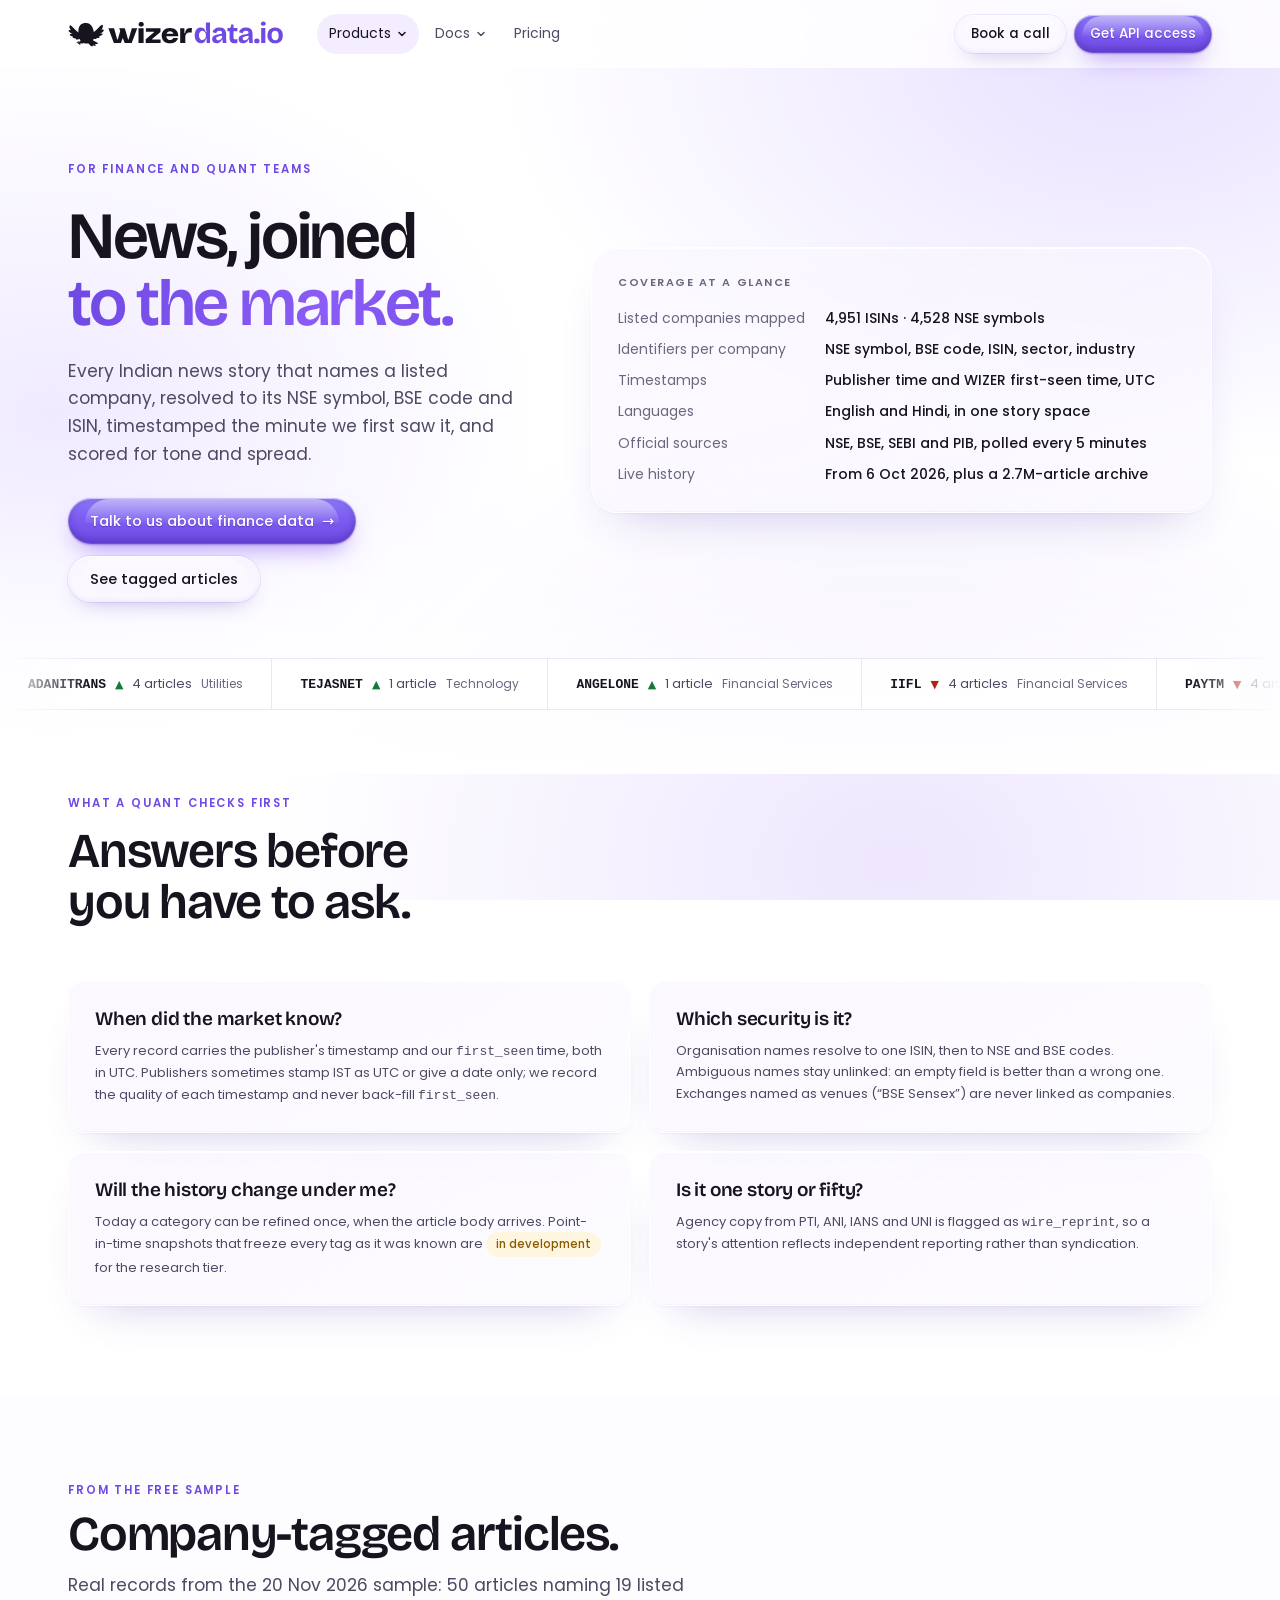
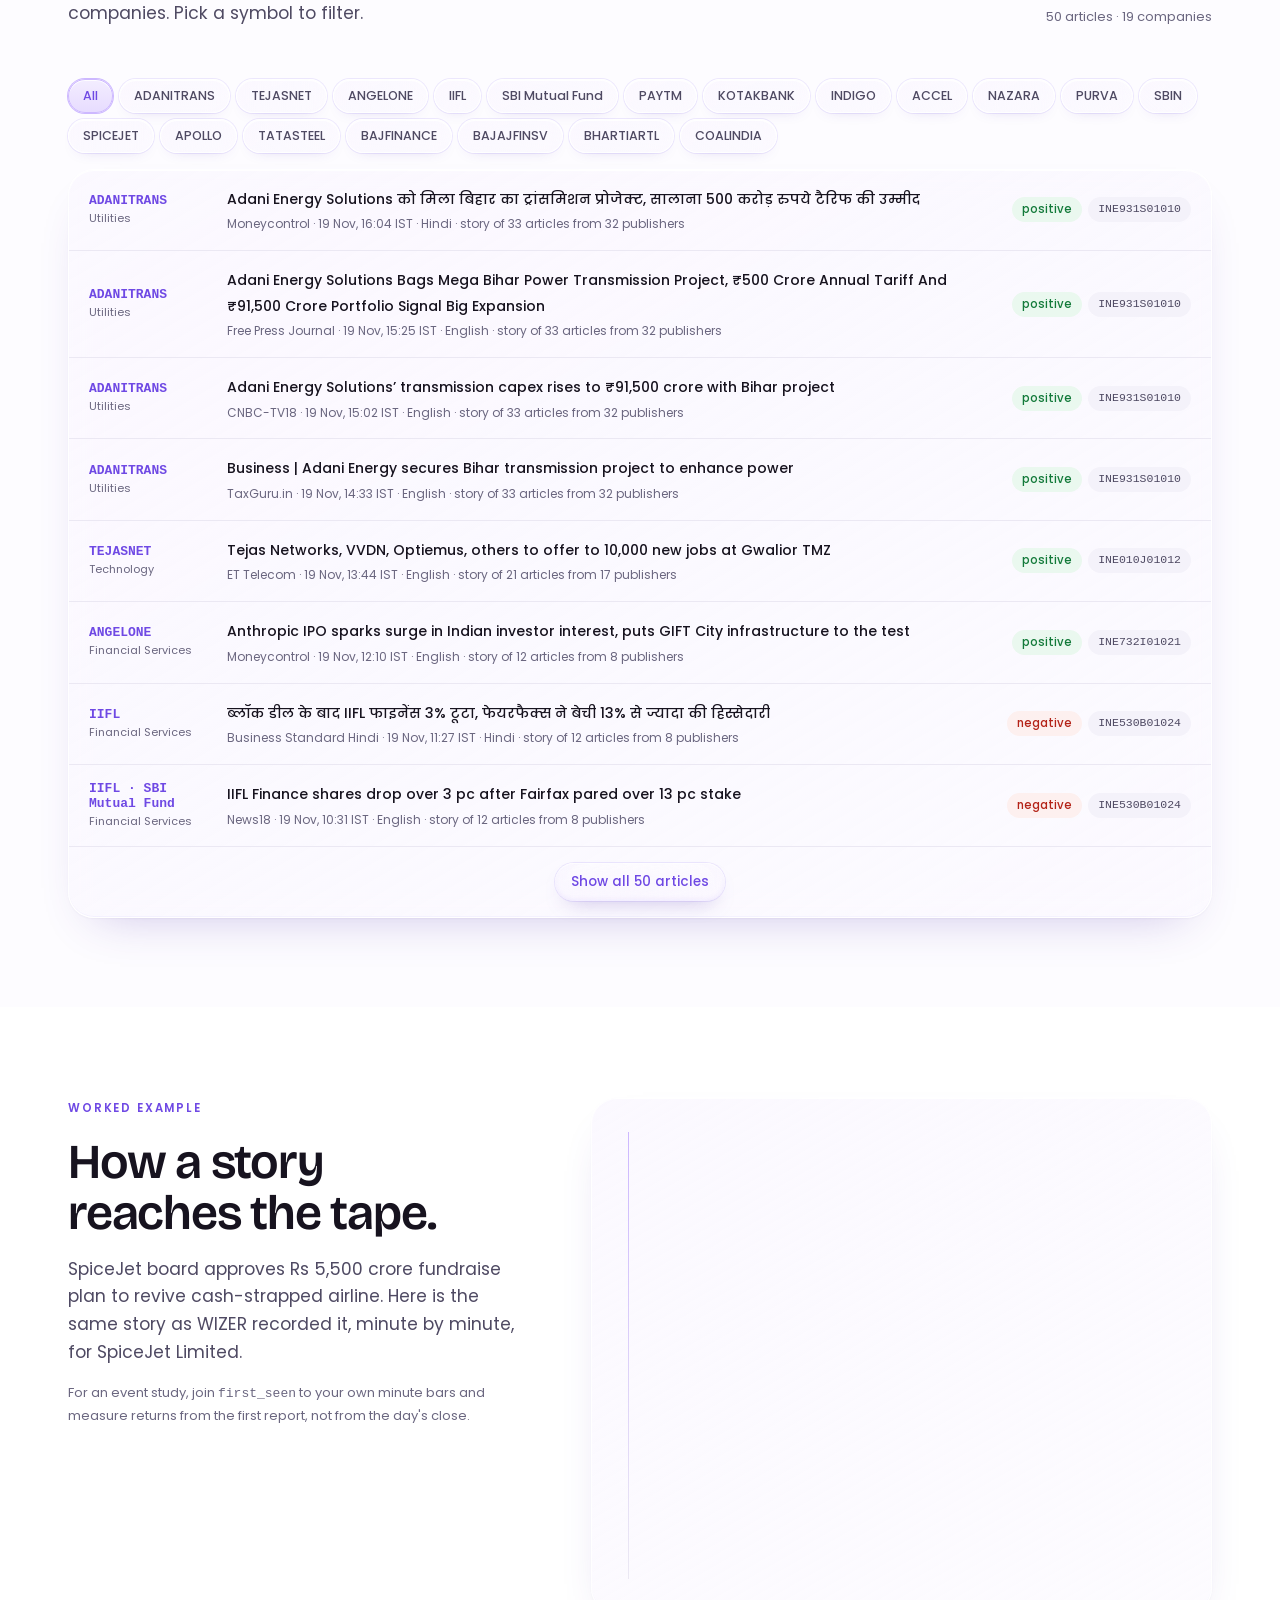
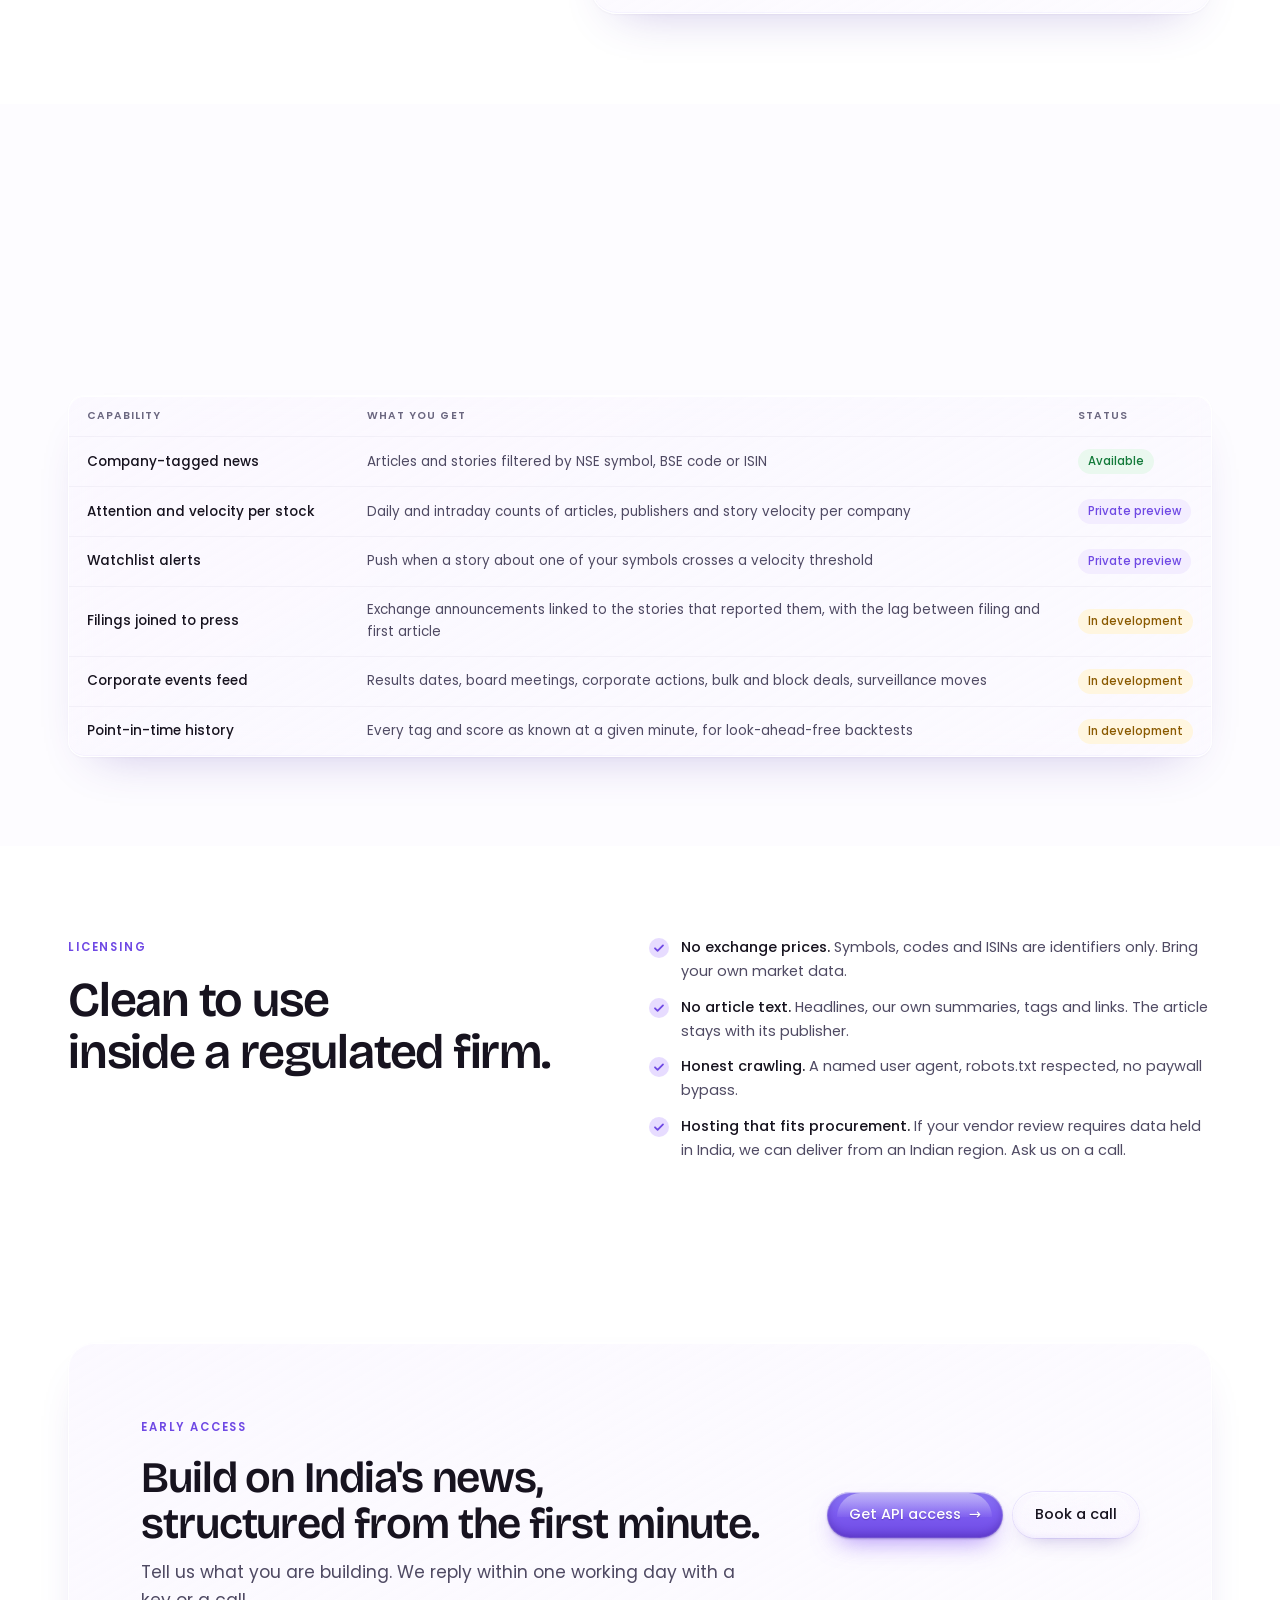
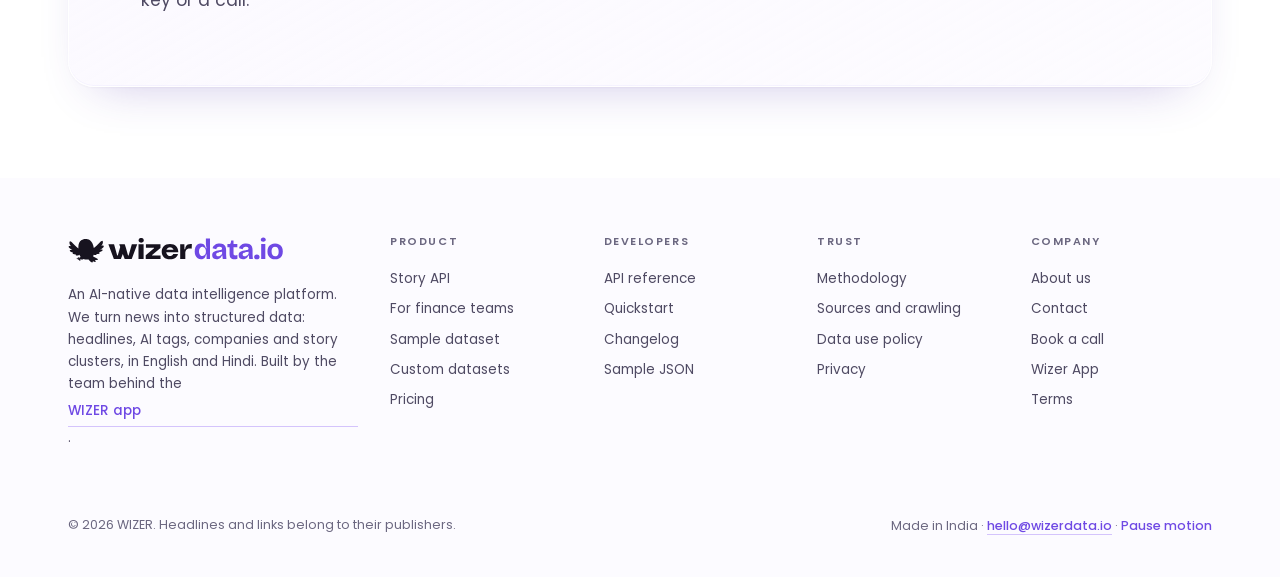
<file: finance.html>
<!doctype html>
<html lang="en">
<head>
<meta charset="utf-8">
<meta name="viewport" content="width=device-width, initial-scale=1, viewport-fit=cover">
<title>WIZER Data for finance · Company-tagged Indian news</title>
<meta name="description" content="Indian news linked to NSE symbols, BSE codes and ISINs, with first-seen timestamps, story velocity and tone. For quant, research and risk teams.">
<link rel="canonical" href="https://wizerdata.io/finance">
<meta name="theme-color" content="#ffffff" media="(prefers-color-scheme: light)">
<meta name="theme-color" content="#0f0d16" media="(prefers-color-scheme: dark)">
<meta property="og:type" content="website">
<meta property="og:site_name" content="WIZER Data">
<meta property="og:title" content="WIZER Data for finance · Company-tagged Indian news">
<meta property="og:description" content="Indian news linked to NSE symbols, BSE codes and ISINs, with first-seen timestamps, story velocity and tone. For quant, research and risk teams.">
<meta property="og:url" content="https://wizerdata.io/finance">
<meta property="og:image" content="https://wizerdata.io/assets/img/og.png">
<meta property="og:image:width" content="1200"><meta property="og:image:height" content="630">
<meta property="og:image:alt" content="WIZER Data: India's news as structured data">
<meta name="twitter:card" content="summary_large_image">
<meta name="twitter:title" content="WIZER Data for finance · Company-tagged Indian news">
<meta name="twitter:description" content="Indian news linked to NSE symbols, BSE codes and ISINs, with first-seen timestamps, story velocity and tone. For quant, research and risk teams.">
<meta name="twitter:image" content="https://wizerdata.io/assets/img/og.png">
<link rel="icon" href="assets/img/favicon.svg" type="image/svg+xml">
<link rel="icon" href="assets/img/favicon-32.png" sizes="32x32" type="image/png">
<link rel="apple-touch-icon" href="assets/img/apple-touch-icon.png">
<link rel="manifest" href="site.webmanifest">
<link rel="preconnect" href="https://fonts.googleapis.com">
<link rel="preconnect" href="https://fonts.gstatic.com" crossorigin>
<link rel="stylesheet" href="https://fonts.googleapis.com/css2?family=Bricolage+Grotesque:opsz,wght@12..96,500;12..96,600&family=Poppins:wght@400;500;600&display=swap">
<link rel="stylesheet" href="assets/css/site.5a1351df.css">
<script type="application/ld+json">{"@context": "https://schema.org", "@graph": [{"@type": "Organization", "name": "WIZER", "url": "https://letswizer.com", "logo": "https://wizerdata.io/assets/img/icon-512.png", "email": "hello@wizerdata.io"}, {"@type": "WebSite", "name": "WIZER Data", "url": "https://wizerdata.io"}]}</script>
</head>
<body>
<a class="skip" href="#main">Skip to content</a>
<header class="nav" id="nav">
  <div class="wrap">
    <a href="index.html" class="logo" aria-label="WIZER Data home"><svg class="" viewBox="440 334 8452 1020" aria-hidden="true" focusable="false"><path d="M1551.42 1000.61C1566.74 1015.77 1560.55 1039.88 1536.38 1043.42C1505.86 1047.88 1475.66 1040.4 1447.03 1026.11C1439.7 1051.25 1430.27 1073.07 1419.36 1092.01C1444.07 1109.39 1484.93 1129.93 1523.35 1149.23C1584.04 1179.74 1638.64 1207.17 1613.8 1214.26C1590.6 1239.14 1542.91 1243.11 1498.71 1235.86C1524.87 1272.66 1540.91 1303.82 1520.14 1309.75C1495.34 1316.83 1450.35 1298.96 1410.51 1274.37C1420.58 1301.6 1422.37 1323.52 1403.71 1328.85C1363.22 1340.41 1281.71 1261.89 1247.91 1212.39C1228.83 1216.44 1212.98 1218.03 1203.06 1219.03C1196.94 1219.64 1193.07 1220.03 1192.07 1220.63C1135.8 1222.23 1088.29 1212.82 1048.39 1196.03C1040.02 1203.17 1030.21 1208.85 1019.55 1212.67C1006.04 1217.51 991.646 1219.18 977.819 1217.53C965.038 1216.01 953.147 1211.68 943.18 1204.95C934.425 1212.33 924.583 1220.1 914.13 1228.09C913.468 1228.59 912.826 1229.08 912.205 1229.55C924.686 1257.32 928.536 1274.41 917.597 1278.69C904.723 1283.72 894.342 1271.22 880.806 1246.6C874.782 1242.02 866.348 1235.52 854.084 1226.8C843.135 1219 832.289 1211.92 822.333 1205.43C791.316 1185.19 769.117 1170.71 780.46 1158.41C789.764 1148.31 814.084 1159.07 844.739 1178.66C828.035 1149.1 816.465 1128 832.641 1121.67C847.305 1115.94 865.054 1139.2 883.921 1173.29C884.014 1172.44 884.117 1171.6 884.211 1170.77C887.605 1142.13 889.768 1123.85 906.317 1126.42C911.274 1127.18 914.668 1130.47 916.811 1135.76C919.605 1125.04 925.018 1114.81 932.645 1105.85C913.54 1080.87 898.865 1053.82 887.947 1026.87C851.279 1051.36 811.021 1066.77 770.183 1060.81C746.028 1057.28 739.829 1033.16 755.135 1017.99C722.297 1021.47 685.671 1019.29 647.183 1005.71C622.376 996.947 617.739 969.389 638.779 954.891C640.828 953.481 642.908 952.08 645.04 950.698C554.154 923.621 488.291 891.324 515.406 854.242C518.842 849.54 524.379 846.065 530.464 844.437C552.394 838.552 581.238 839.098 613.393 844.528C516.514 797.332 432.964 741.751 475.272 693.482C477.539 690.899 480.467 688.507 483.976 687.452C498.816 683.004 526.884 687.37 560.725 698.239C518.615 649.297 482.32 586.548 502.708 517.961C505.637 508.11 512.829 497.815 524.389 498.524C572.472 501.462 658.608 615.735 736.186 689.571C766.84 718.74 809.593 752.192 848.878 782.262C821.877 441.342 1052.49 407.962 1118.07 407.962C1119.69 407.962 1121.72 407.907 1124.16 407.853C1175.28 406.589 1400.19 401.05 1453.61 767.982C1493.99 737.131 1538.66 702.359 1570.38 672.181C1647.96 598.345 1734.1 484.081 1782.18 481.134C1793.73 480.424 1800.93 490.72 1803.86 500.58C1824.24 569.158 1787.96 631.916 1745.83 680.858C1779.69 669.98 1807.74 665.614 1822.58 670.062C1826.1 671.117 1829.02 673.509 1831.29 676.092C1873.61 724.361 1790.06 779.942 1693.18 827.138C1725.33 821.708 1754.18 821.162 1776.11 827.047C1782.19 828.684 1787.73 832.158 1791.16 836.861C1818.27 873.942 1752.42 906.231 1661.53 933.307C1663.66 934.69 1665.74 936.091 1667.79 937.5C1688.83 951.998 1684.19 979.557 1659.39 988.316C1620.9 1001.9 1584.27 1004.08 1551.42 1000.61ZM2664.45 1196.22L2589.84 996.474L2514.8 1196.22H2239.1L2024.25 621.029H2246.55L2370.74 1058.7H2391.85L2488.43 724.997L2449.6 621.029H2666.53L2707.71 747.226L2796.09 1058.7H2817.2L2943.88 621.029H3156.24L2940.15 1196.22H2664.45ZM4766.17 907.895C4766.17 917.4 4765.82 926.804 4765.12 936.091H4294.16C4297.07 956.91 4303.14 977.029 4312.14 995.438C4325.22 1022.19 4344.03 1044.41 4366.69 1059.86C4389.34 1075.3 4415.04 1083.43 4441.2 1083.43C4467.37 1083.43 4493.06 1075.3 4515.72 1059.86C4537.66 1044.9 4556.01 1023.58 4569.02 997.939H4754.75C4721.78 1121.24 4617.3 1210.77 4441.2 1210.77C4232.75 1210.77 4116.24 1075.17 4116.24 907.895C4116.24 740.623 4226.54 605.021 4441.2 605.021C4657.94 605.021 4766.17 740.623 4766.17 907.895ZM3489.19 1196.22V1049.96L3814.57 776.013V759.642H3496.64V619.937H4067.92V765.099L3740.05 1040.14V1055.42H4071.64V1196.22H3489.19ZM4841.74 1196.22V619.937H5005.68L5009.39 815.305H5034.23C5040.03 764.371 5050.79 723.988 5066.53 694.155C5083.09 663.595 5106.26 641.402 5136.08 627.577C5166.71 613.753 5204.38 606.84 5249.08 606.84C5255.72 606.84 5263.17 607.204 5271.45 607.932C5279.73 607.932 5289.25 608.659 5300 610.114L5292.55 797.842C5279.3 792.021 5264.81 788.383 5249.08 786.927C5234.19 784.745 5220.94 783.653 5209.35 783.653C5177.05 783.653 5148.9 789.11 5124.89 800.025C5101.72 810.939 5083.09 827.674 5069.01 850.231C5055.76 872.787 5047.08 901.165 5042.94 935.363V1196.22H4841.74ZM3205.87 1196.22V619.937H3405.82V1196.22H3205.87ZM3414.56 464.953C3414.56 480.915 3409.78 496.605 3400.69 510.43C3391.62 524.255 3378.55 535.742 3362.81 543.719C3347.08 551.704 3329.23 555.906 3311.07 555.906C3292.91 555.906 3275.05 551.704 3259.32 543.719C3243.59 535.742 3230.52 524.255 3221.44 510.43C3212.36 496.605 3207.58 480.915 3207.58 464.953C3207.58 448.991 3212.36 433.301 3221.44 419.477C3230.52 405.652 3243.59 394.164 3259.32 386.188C3275.05 378.202 3292.91 374 3311.07 374C3329.23 374 3347.08 378.202 3362.81 386.188C3378.55 394.164 3391.62 405.652 3400.69 419.477C3409.78 433.301 3414.56 448.991 3414.56 464.953ZM4575.27 830.585C4573.71 826.81 4572.05 823.09 4570.27 819.443C4557.19 792.694 4538.37 770.474 4515.72 755.021C4493.06 739.577 4467.37 731.446 4441.2 731.446C4415.04 731.446 4389.34 739.577 4366.69 755.021C4344.03 770.474 4325.22 792.694 4312.14 819.443C4310.36 823.09 4308.69 826.81 4307.14 830.585H4575.27ZM921.52 1180.89C920.454 1178.84 919.512 1176.73 918.684 1174.56C918.353 1177.73 917.959 1181.01 917.494 1184.38C918.86 1183.2 920.205 1182.04 921.52 1180.89Z" fill="currentColor"/><path class="logo-accent" d="M5657.12 1210.75C5607.63 1210.75 5564.13 1198 5526.62 1172.5C5489.88 1147 5461.38 1111 5441.13 1064.5C5420.88 1018 5410.75 962.875 5410.75 899.125C5410.75 839.125 5419.75 785.875 5437.75 739.375C5455.75 692.875 5482.38 656.5 5517.62 630.25C5552.88 604 5596.75 590.875 5649.25 590.875C5687.5 590.875 5719.75 598 5746 612.25C5772.25 626.5 5793.63 647.5 5810.12 675.25C5827.38 702.25 5840.88 734.875 5850.63 773.125H5876.5C5871.25 749.125 5866.38 725.875 5861.88 703.375C5858.13 680.125 5855.13 658 5852.88 637C5850.63 616 5849.5 597.625 5849.5 581.875V390.625H6011.5V904.75V1195H5876.5V1024H5854C5845.75 1066 5833 1100.88 5815.75 1128.62C5798.5 1156.38 5776.38 1177 5749.38 1190.5C5723.13 1204 5692.38 1210.75 5657.12 1210.75ZM5711.12 1078C5735.88 1078 5756.88 1072.75 5774.13 1062.25C5791.38 1051.75 5805.62 1038.25 5816.88 1021.75C5828.13 1004.5 5836.38 986.125 5841.63 966.625C5846.88 946.375 5849.5 927.625 5849.5 910.375V889C5849.5 874.75 5847.25 860.125 5842.75 845.125C5839 829.375 5833.38 814 5825.88 799C5818.38 784 5809 770.875 5797.75 759.625C5786.5 747.625 5773.38 738.25 5758.38 731.5C5743.38 724.75 5726.88 721.375 5708.88 721.375C5681.88 721.375 5659 728.875 5640.25 743.875C5621.5 758.875 5606.88 779.875 5596.38 806.875C5585.88 833.125 5580.63 863.875 5580.63 899.125C5580.63 935.125 5585.88 966.625 5596.38 993.625C5607.63 1020.62 5623 1041.62 5642.5 1056.62C5662 1070.88 5684.88 1078 5711.12 1078ZM6265.38 1210.75C6232.38 1210.75 6203.13 1204.38 6177.63 1191.62C6152.13 1178.12 6132.26 1159 6118.01 1134.25C6103.76 1109.5 6096.63 1078.75 6096.63 1042C6096.63 1009.75 6102.63 982.75 6114.63 961C6127.38 939.25 6145.76 921.625 6169.76 908.125C6193.76 894.625 6223.38 883.375 6258.63 874.375C6293.88 865.375 6334.01 857.5 6379.01 850.75C6403.01 847 6422.51 843.625 6437.51 840.625C6453.26 836.875 6464.88 831.25 6472.38 823.75C6479.88 815.5 6483.63 803.875 6483.63 788.875C6483.63 767.875 6476.13 749.875 6461.13 734.875C6446.13 719.875 6422.51 712.375 6390.26 712.375C6368.51 712.375 6348.26 716.125 6329.51 723.625C6311.51 731.125 6295.76 742.375 6282.26 757.375C6269.51 772.375 6260.13 791.5 6254.13 814.75L6111.26 770.875C6120.26 740.125 6133.01 713.5 6149.51 691C6166.76 668.5 6187.38 649.75 6211.38 634.75C6235.38 619 6262.76 607.375 6293.51 599.875C6324.26 592.375 6357.63 588.625 6393.63 588.625C6451.38 588.625 6498.26 598 6534.26 616.75C6571.01 634.75 6598.38 663.25 6616.38 702.25C6634.38 740.5 6643.38 790 6643.38 850.75V952C6643.38 978.25 6643.76 1004.88 6644.51 1031.88C6646.01 1058.88 6647.51 1086.25 6649.01 1114C6651.26 1141 6653.51 1168 6655.76 1195H6512.88C6509.88 1176.25 6506.88 1154.88 6503.88 1130.88C6501.63 1106.12 6499.76 1081.38 6498.26 1056.62H6478.01C6467.51 1085.12 6452.51 1111 6433.01 1134.25C6413.51 1157.5 6389.51 1176.25 6361.01 1190.5C6333.26 1204 6301.38 1210.75 6265.38 1210.75ZM6334.01 1093.75C6348.26 1093.75 6362.51 1091.12 6376.76 1085.88C6391.76 1080.62 6406.01 1073.5 6419.51 1064.5C6433.76 1054.75 6446.51 1042.75 6457.76 1028.5C6469.76 1014.25 6479.51 998.125 6487.01 980.125L6484.76 885.625L6510.63 891.25C6497.13 901 6481.38 908.875 6463.38 914.875C6445.38 920.125 6426.63 924.25 6407.13 927.25C6388.38 930.25 6369.63 933.625 6350.88 937.375C6332.13 941.125 6315.26 946 6300.26 952C6286.01 958 6274.38 966.25 6265.38 976.75C6257.13 986.5 6253.01 1000.38 6253.01 1018.38C6253.01 1041.62 6260.51 1060 6275.51 1073.5C6290.51 1087 6310.01 1093.75 6334.01 1093.75ZM6970.71 1208.5C6904.71 1208.5 6855.96 1191.25 6824.46 1156.75C6793.71 1121.5 6778.34 1065.62 6778.34 989.125V731.5H6692.84L6695.09 604.375H6754.71C6777.96 604.375 6795.21 601 6806.46 594.25C6817.71 587.5 6824.46 575.125 6826.71 557.125L6841.34 472.75H6933.59V604.375H7083.21V736H6933.59V982.375C6933.59 1009.38 6939.96 1028.88 6952.71 1040.88C6965.46 1052.88 6984.96 1058.88 7011.21 1058.88C7025.46 1058.88 7038.96 1057.38 7051.71 1054.38C7065.21 1051.38 7076.84 1046.5 7086.59 1039.75V1190.5C7063.34 1198 7041.96 1202.88 7022.46 1205.12C7002.96 1207.38 6985.71 1208.5 6970.71 1208.5ZM7303.11 1210.75C7270.11 1210.75 7240.86 1204.38 7215.36 1191.62C7189.86 1178.12 7169.98 1159 7155.73 1134.25C7141.48 1109.5 7134.36 1078.75 7134.36 1042C7134.36 1009.75 7140.36 982.75 7152.36 961C7165.11 939.25 7183.48 921.625 7207.48 908.125C7231.48 894.625 7261.11 883.375 7296.36 874.375C7331.61 865.375 7371.73 857.5 7416.73 850.75C7440.73 847 7460.23 843.625 7475.23 840.625C7490.98 836.875 7502.61 831.25 7510.11 823.75C7517.61 815.5 7521.36 803.875 7521.36 788.875C7521.36 767.875 7513.86 749.875 7498.86 734.875C7483.86 719.875 7460.23 712.375 7427.98 712.375C7406.23 712.375 7385.98 716.125 7367.23 723.625C7349.23 731.125 7333.48 742.375 7319.98 757.375C7307.23 772.375 7297.86 791.5 7291.86 814.75L7148.98 770.875C7157.98 740.125 7170.73 713.5 7187.23 691C7204.48 668.5 7225.11 649.75 7249.11 634.75C7273.11 619 7300.48 607.375 7331.23 599.875C7361.98 592.375 7395.36 588.625 7431.36 588.625C7489.11 588.625 7535.98 598 7571.98 616.75C7608.73 634.75 7636.11 663.25 7654.11 702.25C7672.11 740.5 7681.11 790 7681.11 850.75V952C7681.11 978.25 7681.48 1004.88 7682.23 1031.88C7683.73 1058.88 7685.23 1086.25 7686.73 1114C7688.98 1141 7691.23 1168 7693.48 1195H7550.61C7547.61 1176.25 7544.61 1154.88 7541.61 1130.88C7539.36 1106.12 7537.48 1081.38 7535.98 1056.62H7515.73C7505.23 1085.12 7490.23 1111 7470.73 1134.25C7451.23 1157.5 7427.23 1176.25 7398.73 1190.5C7370.98 1204 7339.11 1210.75 7303.11 1210.75ZM7371.73 1093.75C7385.98 1093.75 7400.23 1091.12 7414.48 1085.88C7429.48 1080.62 7443.73 1073.5 7457.23 1064.5C7471.48 1054.75 7484.23 1042.75 7495.48 1028.5C7507.48 1014.25 7517.23 998.125 7524.73 980.125L7522.48 885.625L7548.36 891.25C7534.86 901 7519.11 908.875 7501.11 914.875C7483.11 920.125 7464.36 924.25 7444.86 927.25C7426.11 930.25 7407.36 933.625 7388.61 937.375C7369.86 941.125 7352.98 946 7337.98 952C7323.73 958 7312.11 966.25 7303.11 976.75C7294.86 986.5 7290.73 1000.38 7290.73 1018.38C7290.73 1041.62 7298.23 1060 7313.23 1073.5C7328.23 1087 7347.73 1093.75 7371.73 1093.75ZM7848.61 1209.62C7813.36 1209.62 7786.73 1202.12 7768.73 1187.12C7751.48 1172.12 7742.86 1148.88 7742.86 1117.38C7742.86 1085.12 7751.48 1061.5 7768.73 1046.5C7786.73 1031.5 7813.36 1024 7848.61 1024C7884.61 1024 7911.23 1031.5 7928.48 1046.5C7946.48 1061.5 7955.48 1085.12 7955.48 1117.38C7955.48 1178.88 7919.86 1209.62 7848.61 1209.62ZM8018.98 1195V604.375H8180.98V1195H8018.98ZM8101.11 515.5C8069.61 515.5 8045.23 509.125 8027.98 496.375C8011.48 482.875 8003.23 463.375 8003.23 437.875C8003.23 411.625 8011.48 391.75 8027.98 378.25C8045.23 364.75 8069.61 358 8101.11 358C8133.36 358 8157.73 364.75 8174.23 378.25C8191.48 391.75 8200.11 411.625 8200.11 437.875C8200.11 462.625 8191.48 481.75 8174.23 495.25C8157.73 508.75 8133.36 515.5 8101.11 515.5ZM8565 1210.75C8505.75 1210.75 8453.62 1199.12 8408.62 1175.88C8363.62 1151.88 8328.37 1117 8302.87 1071.25C8277.37 1024.75 8264.62 967 8264.62 898C8264.62 829 8277.37 771.625 8302.87 725.875C8329.12 680.125 8364.75 646 8409.75 623.5C8455.5 600.25 8507.25 588.625 8565 588.625C8624.25 588.625 8676.37 600.25 8721.37 623.5C8767.12 646.75 8802.75 681.625 8828.25 728.125C8854.5 773.875 8867.62 831.25 8867.62 900.25C8867.62 970 8854.12 1028.12 8827.12 1074.62C8800.87 1120.38 8764.87 1154.5 8719.12 1177C8674.12 1199.5 8622.75 1210.75 8565 1210.75ZM8570.62 1090.38C8599.87 1090.38 8624.25 1083.62 8643.75 1070.12C8664 1056.62 8679 1036.38 8688.75 1009.38C8699.25 981.625 8704.5 948.25 8704.5 909.25C8704.5 868 8698.87 833.125 8687.62 804.625C8677.12 775.375 8661.37 753.25 8640.37 738.25C8619.37 722.5 8592.75 714.625 8560.5 714.625C8532.75 714.625 8508.75 721.375 8488.5 734.875C8468.25 747.625 8452.87 767.875 8442.37 795.625C8431.87 822.625 8426.62 856 8426.62 895.75C8426.62 959.5 8439.37 1007.88 8464.87 1040.88C8490.37 1073.88 8525.62 1090.38 8570.62 1090.38Z"/></svg></a>
    <nav class="nav-links" aria-label="Primary"><div class="dd" data-dd><button class="dd-btn is-here" type="button" aria-expanded="false" aria-controls="dd-products">Products<svg class="chev" width="10" height="10" viewBox="0 0 10 10" aria-hidden="true"><path d="M2 3.5l3 3 3-3" fill="none" stroke="currentColor" stroke-width="1.5" stroke-linecap="round" stroke-linejoin="round"/></svg></button><div class="dd-panel" id="dd-products" hidden><div class="dd-grid"><a class="dd-item" href="index.html#story-api"><span class="dd-ico" aria-hidden="true"><svg width="20" height="20" viewBox="0 0 20 20" fill="none" stroke="currentColor" stroke-width="1.5" stroke-linecap="round" stroke-linejoin="round"><path d="M4 5h9a2 2 0 012 2v9H6a2 2 0 01-2-2V5z"/><path d="M15 9h1.5a1.5 1.5 0 011.5 1.5V15a1 1 0 01-1 1h-2"/><path d="M7 8.5h5M7 11.5h5M7 14h3"/></svg></span><span class="dd-txt"><b>News &amp; Story API</b><span>Indian news with AI tags, companies and story clusters, in English and Hindi.</span></span></a><a class="dd-item" href="finance.html" aria-current="page"><span class="dd-ico" aria-hidden="true"><svg width="20" height="20" viewBox="0 0 20 20" fill="none" stroke="currentColor" stroke-width="1.5" stroke-linecap="round" stroke-linejoin="round"><path d="M3.5 16.5h13"/><path d="M5.5 13l3-3.5 2.5 2 4-5"/><path d="M12.5 6.5H15V9"/></svg></span><span class="dd-txt"><b>Finance data</b><span>Company-tagged news with NSE, BSE and ISIN, for quant and research teams.</span></span></a><a class="dd-item" href="sample.html"><span class="dd-ico" aria-hidden="true"><svg width="20" height="20" viewBox="0 0 20 20" fill="none" stroke="currentColor" stroke-width="1.5" stroke-linecap="round" stroke-linejoin="round"><rect x="3.5" y="4" width="13" height="12" rx="2"/><path d="M3.5 8h13M3.5 12h13M8 4v12"/></svg></span><span class="dd-txt"><b>Sample dataset</b><span>The latest real records, every field. No sign-up.</span></span></a><a class="dd-item" href="index.html#custom"><span class="dd-ico" aria-hidden="true"><svg width="20" height="20" viewBox="0 0 20 20" fill="none" stroke="currentColor" stroke-width="1.5" stroke-linecap="round" stroke-linejoin="round"><path d="M4 6h7M14 6h2M4 10h2M9 10h7M4 14h9M16 14h0"/><circle cx="12.5" cy="6" r="1.5"/><circle cx="7.5" cy="10" r="1.5"/><circle cx="14.5" cy="14" r="1.5"/></svg></span><span class="dd-txt"><b>Custom datasets</b><span>Your sources, regions, history and delivery format.</span></span></a></div></div></div><div class="dd" data-dd><button class="dd-btn" type="button" aria-expanded="false" aria-controls="dd-docs">Docs<svg class="chev" width="10" height="10" viewBox="0 0 10 10" aria-hidden="true"><path d="M2 3.5l3 3 3-3" fill="none" stroke="currentColor" stroke-width="1.5" stroke-linecap="round" stroke-linejoin="round"/></svg></button><div class="dd-panel" id="dd-docs" hidden><div class="dd-grid"><a class="dd-item" href="docs.html"><span class="dd-ico" aria-hidden="true"><svg width="20" height="20" viewBox="0 0 20 20" fill="none" stroke="currentColor" stroke-width="1.5" stroke-linecap="round" stroke-linejoin="round"><path d="M5 3.5h8l2.5 2.5v10.5H5z"/><path d="M8 9.5l-1.5 1.5L8 12.5M12 9.5l1.5 1.5-1.5 1.5"/></svg></span><span class="dd-txt"><b>API reference</b><span>Endpoints, parameters, errors and rate limits.</span></span></a><a class="dd-item" href="docs.html#quickstart"><span class="dd-ico" aria-hidden="true"><svg width="20" height="20" viewBox="0 0 20 20" fill="none" stroke="currentColor" stroke-width="1.5" stroke-linecap="round" stroke-linejoin="round"><path d="M11 3L5 11h4.5L9 17l6-8h-4.5z"/></svg></span><span class="dd-txt"><b>Quickstart</b><span>Your first call in curl, Python or JavaScript.</span></span></a><a class="dd-item" href="docs.html#schema"><span class="dd-ico" aria-hidden="true"><svg width="20" height="20" viewBox="0 0 20 20" fill="none" stroke="currentColor" stroke-width="1.5" stroke-linecap="round" stroke-linejoin="round"><path d="M10 3.5l6.5 3.25L10 10 3.5 6.75z"/><path d="M3.5 10.25L10 13.5l6.5-3.25"/><path d="M3.5 13.75L10 17l6.5-3.25"/></svg></span><span class="dd-txt"><b>Record schema</b><span>Every field, its type and how often it is filled.</span></span></a><a class="dd-item" href="methodology.html"><span class="dd-ico" aria-hidden="true"><svg width="20" height="20" viewBox="0 0 20 20" fill="none" stroke="currentColor" stroke-width="1.5" stroke-linecap="round" stroke-linejoin="round"><circle cx="10" cy="10" r="6.5"/><circle cx="10" cy="10" r="3.5"/><circle cx="10" cy="10" r=".8" fill="currentColor"/></svg></span><span class="dd-txt"><b>Methodology</b><span>How every accuracy number is measured, with its limits.</span></span></a><a class="dd-item" href="docs.html#changelog"><span class="dd-ico" aria-hidden="true"><svg width="20" height="20" viewBox="0 0 20 20" fill="none" stroke="currentColor" stroke-width="1.5" stroke-linecap="round" stroke-linejoin="round"><circle cx="10" cy="10" r="6.5"/><path d="M10 6.5V10l2.5 1.5"/></svg></span><span class="dd-txt"><b>Changelog</b><span>What changed in the API and the pipeline.</span></span></a><a class="dd-item" href="openapi.json"><span class="dd-ico" aria-hidden="true"><svg width="20" height="20" viewBox="0 0 20 20" fill="none" stroke="currentColor" stroke-width="1.5" stroke-linecap="round" stroke-linejoin="round"><path d="M7.5 5C6 5 5.5 5.8 5.5 7v1.5c0 .8-.5 1.5-1.5 1.5 1 0 1.5.7 1.5 1.5V13c0 1.2.5 2 2 2M12.5 5c1.5 0 2 .8 2 2v1.5c0 .8.5 1.5 1.5 1.5-1 0-1.5.7-1.5 1.5V13c0 1.2-.5 2-2 2"/></svg></span><span class="dd-txt"><b>OpenAPI spec</b><span>Machine-readable contract. Postman collection on the reference page.</span></span></a></div></div></div><a href="pricing.html">Pricing</a></nav>
    <div class="nav-cta">
      <a href="https://cal.id/vaish/wizerdata-discovery-call" target="_blank" rel="noopener" class="btn btn-ghost btn-sm">Book a call</a>
      <a href="contact.html?intent=key" class="btn btn-primary btn-sm">Get API access</a>
      <button class="menu-btn" type="button" aria-label="Open menu" aria-expanded="false" aria-controls="mobile-menu"><span></span><span></span><span></span></button>
    </div>
  </div>
  <nav class="mobile-menu" id="mobile-menu" aria-label="Mobile"><p class="mm-h">Products</p><a href="index.html#story-api">News &amp; Story API</a><a href="finance.html">Finance data</a><a href="sample.html">Sample dataset</a><a href="index.html#custom">Custom datasets</a><p class="mm-h">Docs</p><a href="docs.html">API reference</a><a href="docs.html#quickstart">Quickstart</a><a href="docs.html#schema">Record schema</a><a href="methodology.html">Methodology</a><a href="docs.html#changelog">Changelog</a><a href="openapi.json">OpenAPI spec</a><a href="pricing.html">Pricing</a><a href="https://cal.id/vaish/wizerdata-discovery-call" target="_blank" rel="noopener">Book a call</a><a class="btn btn-primary" href="contact.html?intent=key">Get API access</a></nav>
</header>
<main id="main">

<section class="page-hero" aria-labelledby="fin-h">
  <canvas class="silk-bg" data-art="silk" aria-hidden="true"></canvas>
  <div class="wrap split" style="align-items:center">
    <div>
      <span class="eyebrow">For finance and quant teams</span>
      <h1 id="fin-h">News, joined<br><span class="grad-text">to the market.</span></h1>
      <p class="lede">Every Indian news story that names a listed company, resolved to its NSE symbol, BSE code and ISIN, timestamped the minute we first saw it, and scored for tone and spread.</p>
      <div class="ctas" style="display:flex;gap:12px;flex-wrap:wrap;margin-top:30px">
        <a href="contact.html?intent=finance" class="btn btn-primary">Talk to us about finance data <span class="arr">→</span></a>
        <a href="#feed" class="btn btn-ghost">See tagged articles</a>
      </div>
    </div>
    <div class="card" style="padding:26px">
      <p class="h4-like" style="margin-bottom:16px">Coverage at a glance</p>
      <dl class="kv-list">
        <dt>Listed companies mapped</dt><dd class="num">4,951 ISINs · 4,528 NSE symbols</dd>
        <dt>Identifiers per company</dt><dd>NSE symbol, BSE code, ISIN, sector, industry</dd>
        <dt>Timestamps</dt><dd>Publisher time and WIZER first-seen time, UTC</dd>
        <dt>Languages</dt><dd>English and Hindi, in one story space</dd>
        <dt>Official sources</dt><dd>NSE, BSE, SEBI and PIB, polled every 5 minutes</dd>
        <dt>Live history</dt><dd>From 6 Oct 2026, plus a 2.7M-article archive</dd>
      </dl>
    </div>
  </div>
  <div class="tape" aria-hidden="true"><div class="tape-track" id="fin-tape"></div></div>
</section>

<section style="padding-top:24px" aria-labelledby="checks-h">
  <div class="wrap">
    <div class="sec-head">
      <span class="eyebrow">What a quant checks first</span>
      <h2 id="checks-h">Answers before<br>you have to ask.</h2>
    </div>
    <div class="grid-2">
      <div class="card-flat" style="padding:26px"><h3>When did the market know?</h3><p class="small" style="color:var(--ink-2);margin-top:8px">Every record carries the publisher's timestamp and our <code class="mono">first_seen</code> time, both in UTC. Publishers sometimes stamp IST as UTC or give a date only; we record the quality of each timestamp and never back-fill <code class="mono">first_seen</code>.</p></div>
      <div class="card-flat" style="padding:26px"><h3>Which security is it?</h3><p class="small" style="color:var(--ink-2);margin-top:8px">Organisation names resolve to one ISIN, then to NSE and BSE codes. Ambiguous names stay unlinked: an empty field is better than a wrong one. Exchanges named as venues (“BSE Sensex”) are never linked as companies.</p></div>
      <div class="card-flat" style="padding:26px"><h3>Will the history change under me?</h3><p class="small" style="color:var(--ink-2);margin-top:8px">Today a category can be refined once, when the article body arrives. Point-in-time snapshots that freeze every tag as it was known are <span class="tag warn">in development</span> for the research tier.</p></div>
      <div class="card-flat" style="padding:26px"><h3>Is it one story or fifty?</h3><p class="small" style="color:var(--ink-2);margin-top:8px">Agency copy from PTI, ANI, IANS and UNI is flagged as <code class="mono">wire_reprint</code>, so a story's attention reflects independent reporting rather than syndication.</p></div>
    </div>
  </div>
</section>

<section id="feed" class="band" aria-labelledby="feed-h"><canvas class="band-art" data-art="silk" aria-hidden="true"></canvas>
  <div class="wrap">
    <div class="sec-head row">
      <div class="stack">
        <span class="eyebrow">From the free sample</span>
        <h2 id="feed-h">Company-tagged articles.</h2>
        <p class="lede">Real records from the 20 Nov 2026 sample: 50 articles naming 19 listed companies. Pick a symbol to filter.</p>
      </div>
      <span class="muted" id="fin-count"></span>
    </div>
    <div class="chips" id="fin-syms" role="group" aria-label="Filter by company" style="margin-bottom:16px"></div>
    <div class="card fin-feed" id="fin-feed"></div>
    <script type="application/json" id="fin-data">[{"t": "Adani Energy Solutions को मिला बिहार का ट्रांसमिशन प्रोजेक्ट, सालाना 500 करोड़ रुपये टैरिफ की उम्मीद", "link": "https://hindi.moneycontrol.com/news/markets/adani-energy-solutions-wins-bihar-transmission-project-pirpainti-2400-mw-power-plant-500-crore-annual-tariff-2471044.html", "src": "Moneycontrol", "lang": "hi", "seen": "19 Nov, 16:04", "tone": "positive", "co": [{"s": "ADANITRANS", "b": "539254", "i": "INE931S01010", "n": "Adani Energy Solutions Limited", "sec": "Utilities"}], "story": 33, "pubs": 32}, {"t": "Adani Energy Solutions Bags Mega Bihar Power Transmission Project, ₹500 Crore Annual Tariff And ₹91,500 Crore Portfolio Signal Big Expansion", "link": "https://www.freepressjournal.in/business/adani-energy-solutions-bags-mega-bihar-power-transmission-project-500-crore-annual-tariff-and-91500-crore-portfolio-signal-big-expansion", "src": "Free Press Journal", "lang": "en", "seen": "19 Nov, 15:25", "tone": "positive", "co": [{"s": "ADANITRANS", "b": "539254", "i": "INE931S01010", "n": "Adani Energy Solutions Limited", "sec": "Utilities"}], "story": 33, "pubs": 32}, {"t": "Adani Energy Solutions’ transmission capex rises to ₹91,500 crore with Bihar project", "link": "https://www.cnbctv18.com/market/adani-energy-solutions-transmission-capex-rises-to-rs-91500-crore-with-bihar-project-20037702.htm", "src": "CNBC-TV18", "lang": "en", "seen": "19 Nov, 15:02", "tone": "positive", "co": [{"s": "ADANITRANS", "b": "539254", "i": "INE931S01010", "n": "Adani Energy Solutions Limited", "sec": "Utilities"}], "story": 33, "pubs": 32}, {"t": "Business | Adani Energy secures Bihar transmission project to enhance power", "link": "https://taxguru.in/finance/business/adani-energy-secures-bihar-transmission-project-to-enhance-power.html", "src": "TaxGuru.in", "lang": "en", "seen": "19 Nov, 14:33", "tone": "positive", "co": [{"s": "ADANITRANS", "b": "539254", "i": "INE931S01010", "n": "Adani Energy Solutions Limited", "sec": "Utilities"}], "story": 33, "pubs": 32}, {"t": "Tejas Networks, VVDN, Optiemus, others to offer to 10,000 new jobs at Gwalior TMZ", "link": "https://telecom.economictimes.indiatimes.com/news/telecom-equipment/tejas-networks-vvdn-optiemus-others-to-offer-to-10000-new-jobs-at-gwalior-tmz/135982167", "src": "ET Telecom", "lang": "en", "seen": "19 Nov, 13:44", "tone": "positive", "co": [{"s": "TEJASNET", "b": "540595", "i": "INE010J01012", "n": "Tejas Networks Limited", "sec": "Technology"}], "story": 21, "pubs": 17}, {"t": "Anthropic IPO sparks surge in Indian investor interest, puts GIFT City infrastructure to the test", "link": "https://www.moneycontrol.com/technology/anthropic-ipo-sparks-surge-in-indian-investor-interest-puts-gift-city-infrastructure-to-the-test-article-14084430.html", "src": "Moneycontrol", "lang": "en", "seen": "19 Nov, 12:10", "tone": "positive", "co": [{"s": "ANGELONE", "b": "543235", "i": "INE732I01021", "n": "Angel One Limited", "sec": "Financial Services"}], "story": 12, "pubs": 8}, {"t": "ब्लॉक डील के बाद IIFL फाइनेंस 3% टूटा, फेयरफैक्स ने बेची 13% से ज्यादा की हिस्सेदारी", "link": "https://hindi.business-standard.com/companies/industrial/iifl-finance-share-price-fairfax-sells-13-24-percent-stake-sbi-mutual-fund-block-deal-id-17950529615/", "src": "Business Standard Hindi", "lang": "hi", "seen": "19 Nov, 11:27", "tone": "negative", "co": [{"s": "IIFL", "b": "532636", "i": "INE530B01024", "n": "IIFL Finance Ltd.", "sec": "Financial Services"}], "story": 12, "pubs": 8}, {"t": "IIFL Finance shares drop over 3 pc after Fairfax pared over 13 pc stake", "link": "https://www.news18.com/agency-feeds/iifl-finance-shares-drop-over-3-pc-after-fairfax-pared-over-13-pc-stake-10431932.html", "src": "News18", "lang": "en", "seen": "19 Nov, 10:31", "tone": "negative", "co": [{"s": "IIFL", "b": "532636", "i": "INE530B01024", "n": "IIFL Finance Ltd.", "sec": "Financial Services"}, {"s": null, "b": null, "i": "INF200KA1VQ2", "n": "SBI Mutual Fund", "sec": "Financial Services"}], "story": 12, "pubs": 8}, {"t": "Payment Stocks Fall: Paytm, Mobikwik और Pine labs के शेयरों में बड़ी गिरावट, इस वजह से हावी हुई बिकवाली", "link": "https://www.livemint.com/hindi/market/paytm-mobikwik-pine-labs-share-price-fall-as-upi-transaction-fee-delay-241795063422266.html", "src": "Livemint", "lang": "hi", "seen": "19 Nov, 10:27", "tone": "negative", "co": [{"s": "PAYTM", "b": "543396", "i": "INE982J01020", "n": "One97 Communications Limited", "sec": "Technology"}], "story": 28, "pubs": 21}, {"t": "IIFL Finance shares drop over 3 pc after Fairfax pared over 13 pc stake", "link": "https://www.ptinews.com/story/business/iifl-finance-shares-drop-over-3-pc-after-fairfax-pared-over-13-pc-stake/4273262", "src": "Press Trust Of India", "lang": "en", "seen": "19 Nov, 10:16", "tone": "negative", "co": [{"s": "IIFL", "b": "532636", "i": "INE530B01024", "n": "IIFL Finance Ltd.", "sec": "Financial Services"}], "story": 12, "pubs": 8}, {"t": "Paytm shares plunge 6%, Pine Labs falls 4% as UPI transaction charges face delay, steep cut", "link": "https://www.moneycontrol.com/news/business/markets/paytm-shares-plunge-6-pine-labs-falls-4-as-upi-transaction-charges-face-delay-steep-cut-14084235.html", "src": "Moneycontrol", "lang": "en", "seen": "19 Nov, 10:01", "tone": "negative", "co": [{"s": "PAYTM", "b": "543396", "i": "INE982J01020", "n": "One97 Communications Limited", "sec": "Technology"}], "story": 28, "pubs": 21}, {"t": "Explained - The key trigger behind Paytm, Pine Labs, MobiKwik shares fell up to 8% on Thursday", "link": "https://www.cnbctv18.com/market/paytm-pine-labs-mobikwik-share-price-why-stocks-fell-on-thursday-mdr-delay-implications-structure-20037418.htm", "src": "CNBC-TV18", "lang": "en", "seen": "19 Nov, 09:58", "tone": "negative", "co": [{"s": "PAYTM", "b": "543396", "i": "INE982J01020", "n": "One97 Communications Limited", "sec": "Technology"}], "story": 28, "pubs": 21}, {"t": "Paytm, Mobikwik, Pine Labs shares tumble up to 7% on further reports of a UPI MDR rollout delay. What to expect now?", "link": "https://economictimes.indiatimes.com/markets/stocks/news/paytm-mobikwik-pine-labs-shares-tumble-up-to-7-on-further-reports-of-a-upi-mdr-rollout-delay-what-to-expect-now/articleshow/135977413.cms", "src": "Economic Times", "lang": "en", "seen": "19 Nov, 09:54", "tone": "negative", "co": [{"s": "PAYTM", "b": "543396", "i": "INE982J01020", "n": "One97 Communications Limited", "sec": "Technology"}], "story": 28, "pubs": 21}, {"t": "Anthropic's rise to USD 1.5 trillion puts India's global competitiveness in focus: Uday Kotak", "link": "https://www.tribuneindia.com/news/business/anthropics-rise-to-usd-1-5-trillion-puts-indias-global-competitiveness-in-focus-uday-kotak/", "src": "The Tribune", "lang": "en", "seen": "19 Nov, 08:47", "tone": "positive", "co": [{"s": "KOTAKBANK", "b": "500247", "i": "INE237A01036", "n": "Kotak Mahindra Bank Limited", "sec": "Financial Services"}], "story": 29, "pubs": 16}, {"t": "Anthropic's rise to USD 1.5 trillion puts India's global competitiveness in focus: Uday Kotak", "link": "https://www.aninews.in/news/business/anthropics-rise-to-usd-15-trillion-puts-indias-global-competitiveness-in-focus-uday-kotak20261119083042/", "src": "ANI", "lang": "en", "seen": "19 Nov, 08:32", "tone": "positive", "co": [{"s": "KOTAKBANK", "b": "500247", "i": "INE237A01036", "n": "Kotak Mahindra Bank Limited", "sec": "Financial Services"}], "story": 29, "pubs": 16}, {"t": "Anthropic is worth more than India's top 10 firms combined. Uday Kotak asks: 'Are we undervalued?'", "link": "https://economictimes.indiatimes.com/news/company/corporate-trends/anthropic-is-worth-more-than-indias-top-10-firms-combined-uday-kotak-asks-are-we-undervalued/articleshow/135975336.cms", "src": "Economic Times", "lang": "en", "seen": "19 Nov, 07:42", "tone": "positive", "co": [{"s": "KOTAKBANK", "b": "500247", "i": "INE237A01036", "n": "Kotak Mahindra Bank Limited", "sec": "Financial Services"}], "story": 29, "pubs": 16}, {"t": "Fairfax exits IIFL Finance, sells stake for Rs 3,454 crore", "link": "https://economictimes.indiatimes.com/markets/stocks/news/fairfax-exits-iifl-finance-sells-stake-for-rs-3454-crore/articleshow/135975290.cms", "src": "Economic Times", "lang": "en", "seen": "19 Nov, 07:33", "tone": "negative", "co": [{"s": "IIFL", "b": "532636", "i": "INE530B01024", "n": "IIFL Finance Ltd.", "sec": "Financial Services"}], "story": 12, "pubs": 8}, {"t": "IndiGo के यात्रियों को झटका! सऊदी अरब जाने वाली इंडिगो की सभी उड़ानें रद्द, 30 नवंबर तक नहीं मिलेगी फ्लाइट", "link": "https://ndtv.in/business-news/indigo-cancels-saudi-arabia-flights-until-november-30-12344889?pfrom=home-ndtv-india_mpcg", "src": "NDTV India", "lang": "hi", "seen": "18 Nov, 19:08", "tone": "negative", "co": [{"s": "INDIGO", "b": "539448", "i": "INE646L01027", "n": "InterGlobe Aviation Ltd", "sec": "Industrials"}], "story": 47, "pubs": 42}, {"t": "IndiGo joins Air India, Akasa in suspending Saudi flights until November 30", "link": "https://timesofindia.indiatimes.com/business/india-business/indigo-joins-air-india-akasa-in-suspending-saudi-flights-until-november-30/articleshow/135964587.cms", "src": "Times of India", "lang": "en", "seen": "18 Nov, 18:58", "tone": "negative", "co": [{"s": "INDIGO", "b": "539448", "i": "INE646L01027", "n": "InterGlobe Aviation Ltd", "sec": "Industrials"}], "story": 47, "pubs": 42}, {"t": "IndiGo cancels all Saudi Arabia flights until November 30: Check the four affected cities", "link": "https://www.indiatvnews.com/news/india/indigo-cancels-all-saudi-arabia-flights-until-november-30-check-the-four-affected-cities-2026-11-18-1059766", "src": "India TV", "lang": "en", "seen": "18 Nov, 18:40", "tone": "negative", "co": [{"s": "INDIGO", "b": "539448", "i": "INE646L01027", "n": "InterGlobe Aviation Ltd", "sec": "Industrials"}], "story": 47, "pubs": 42}, {"t": "IndiGo suspends all flights to four Saudi Arabia cities till November 30 amid security concerns", "link": "https://economictimes.indiatimes.com/industry/transportation/airlines-/-aviation/indigo-suspends-all-flights-to-four-saudi-arabia-cities-till-november-30-amid-security-concerns/articleshow/135963939.cms", "src": "Economic Times", "lang": "en", "seen": "18 Nov, 18:27", "tone": "negative", "co": [{"s": "INDIGO", "b": "539448", "i": "INE646L01027", "n": "InterGlobe Aviation Ltd", "sec": "Industrials"}], "story": 47, "pubs": 42}, {"t": "Humyn Labs raises $47 million led by Accel to scale physical AI research and real-world deployment", "link": "https://www.moneycontrol.com/news/business/funding/humyn-labs-raises-47-million-led-by-accel-to-scale-physical-ai-research-and-real-world-deployment-14083680.html", "src": "Moneycontrol", "lang": "en", "seen": "18 Nov, 17:32", "tone": "positive", "co": [{"s": "ACCEL", "b": "517494", "i": "INE258C01038", "n": "Accel Limited", "sec": "Technology"}], "story": 13, "pubs": 11}, {"t": "Humyn Labs raises $47 million to scale physical AI, robotics deployment business", "link": "https://economictimes.indiatimes.com/tech/funding/humyn-labs-raises-47-million-to-scale-physical-ai-robotics-deployment-business/articleshow/135962272.cms", "src": "Economic Times", "lang": "en", "seen": "18 Nov, 17:22", "tone": "positive", "co": [{"s": "NAZARA", "b": "543280", "i": "INE418L01047", "n": "Nazara Technologies Limited", "sec": "Technology"}, {"s": "ACCEL", "b": "517494", "i": "INE258C01038", "n": "Accel Limited", "sec": "Technology"}], "story": 13, "pubs": 11}, {"t": "Puravankara launches Purva Cityspire in Kochi with ₹2,000 crore GDV", "link": "https://www.ptinews.com/press-release/puravankara-launches-purva-cityspire-in-kochi-with-2-000-crore-gdv/4271195", "src": "Press Trust Of India", "lang": "en", "seen": "18 Nov, 15:50", "tone": "neutral", "co": [{"s": "PURVA", "b": "532891", "i": "INE323I01011", "n": "Puravankara Limited", "sec": "Real Estate"}], "story": 15, "pubs": 12}, {"t": "Puravankara launches Purva Cityspire in Kochi with ₹2,000 crore GDV", "link": "https://www.thehindubusinessline.com/news/real-estate/puravankara-launches-purva-cityspire-apartments-in-kochi-with-2000-crore-gdv/article71715300.ece", "src": "The Hindu BusinessLine", "lang": "en", "seen": "18 Nov, 15:45", "tone": "neutral", "co": [{"s": "PURVA", "b": "532891", "i": "INE323I01011", "n": "Puravankara Limited", "sec": "Real Estate"}], "story": 15, "pubs": 12}, {"t": "SBI UPI Services Down for 45 Minutes on November 19 Due to Maintenance", "link": "https://www.lokmattimes.com/business/sbi-upi-services-down-for-45-minutes-on-november-19-due-to-maintenance-a001-w01/", "src": "Lokmat Times", "lang": "en", "seen": "18 Nov, 15:43", "tone": "negative", "co": [{"s": "SBIN", "b": "500112", "i": "INE062A01020", "n": "State Bank of India", "sec": "Financial Services"}], "story": 24, "pubs": 21}, {"t": "SpiceJet को मिलेगी नई ताकत, 5500 करोड़ रुपये जुटाने के प्लान पर बोर्ड ने लगाई मुहर", "link": "https://www.prabhasakshi.com/business/spicejet-board-approves-proposal-to-raise-rs-5500-crore-fresh-capital", "src": "Prabhasakshi", "lang": "hi", "seen": "18 Nov, 15:35", "tone": "positive", "co": [{"s": "SPICEJET", "b": "500285", "i": "INE285B01017", "n": "SpiceJet Limited", "sec": "Industrials"}], "story": 56, "pubs": 36}, {"t": "देश में 45 मिनट बंद रहेगी UPI सर्विस, नहीं होगा पैसों का लेन देन", "link": "https://www.abplive.com/business/state-bank-of-indias-upi-services-will-be-temporarily-unavailable-on-19-november-due-to-maintenance-3216490", "src": "ABP Live", "lang": "hi", "seen": "18 Nov, 15:33", "tone": "negative", "co": [{"s": "SBIN", "b": "500112", "i": "INE062A01020", "n": "State Bank of India", "sec": "Financial Services"}], "story": 24, "pubs": 21}, {"t": "SBI UPI services to remain unavailable for 45 minutes on November 19 due to scheduled maintenance", "link": "https://www.aninews.in/news/business/sbi-upi-services-to-remain-unavailable-for-45-minutes-on-november-19-due-to-scheduled-maintenance20261118152245/", "src": "ANI", "lang": "en", "seen": "18 Nov, 15:25", "tone": "neutral", "co": [{"s": "SBIN", "b": "500112", "i": "INE062A01020", "n": "State Bank of India", "sec": "Financial Services"}], "story": 24, "pubs": 21}, {"t": "Apollo Micro Systems Signs Strategic MoU with Redon Systems to Expand Defence Drone and Loitering Munition Portfolio", "link": "https://bhaskarlive.in/business/apollo-micro-systems-signs-strategic-mou-with-redon-systems-to-expand-defence-drone-and-loitering-munition-portfolio-2166978", "src": "Bhaskar Live", "lang": "en", "seen": "18 Nov, 15:23", "tone": "neutral", "co": [{"s": "APOLLO", "b": "540879", "i": "INE713T01028", "n": "Apollo Micro Systems Limited", "sec": "Industrials"}], "story": 17, "pubs": 12}, {"t": "Puravankara launches Purva Cityspire in Kochi with ₹2,000 crore GDV", "link": "https://www.uniindia.com/prnewswire/puravankara-launches-purva-cityspire-in-kochi-with-2000-crore-gdv-302943637/249258", "src": "United News Of India", "lang": "en", "seen": "18 Nov, 15:18", "tone": "neutral", "co": [{"s": "PURVA", "b": "532891", "i": "INE323I01011", "n": "Puravankara Limited", "sec": "Real Estate"}], "story": 15, "pubs": 12}, {"t": "Apollo Micro Systems, Redon Systems sign MoU for defence drone systems", "link": "https://www.business-standard.com/companies/news/apollo-micro-systems-redon-systems-sign-mou-for-defence-drone-systems-126111800658_1.html", "src": "Business Standard Hindi", "lang": "en", "seen": "18 Nov, 14:55", "tone": "neutral", "co": [{"s": "APOLLO", "b": "540879", "i": "INE713T01028", "n": "Apollo Micro Systems Limited", "sec": "Industrials"}], "story": 17, "pubs": 12}, {"t": "Tata Steel plans project to produce hydrogen using steel plant off-gases at Odisha facility", "link": "https://theprint.in/economy/tata-steel-plans-project-to-produce-hydrogen-using-steel-plant-off-gases-at-odisha-facility/3101977/", "src": "The Print", "lang": "en", "seen": "18 Nov, 14:50", "tone": "neutral", "co": [{"s": "TATASTEEL", "b": "500470", "i": "INE081A01020", "n": "Tata Steel Limited", "sec": "Basic Materials"}], "story": 18, "pubs": 14}, {"t": "Tata Steel plans project to produce hydrogen using steel plant off-gases at Odisha facility", "link": "https://www.ptinews.com/story/business/tata-steel-plans-project-to-produce-hydrogen-using-steel-plant-off-gases-at-odisha-facility/4270874", "src": "Press Trust Of India", "lang": "en", "seen": "18 Nov, 14:37", "tone": "neutral", "co": [{"s": "TATASTEEL", "b": "500470", "i": "INE081A01020", "n": "Tata Steel Limited", "sec": "Basic Materials"}], "story": 18, "pubs": 14}, {"t": "Apollo Micro Systems shares down 2%; signs MoU for Indian defence forces", "link": "https://www.financialexpress.com/business/industry-apollo-micro-systems-shares-down-2-signs-mou-for-indian-defence-forces-4387709/", "src": "Financial Express", "lang": "en", "seen": "18 Nov, 14:36", "tone": "neutral", "co": [{"s": "APOLLO", "b": "540879", "i": "INE713T01028", "n": "Apollo Micro Systems Limited", "sec": "Industrials"}], "story": 17, "pubs": 12}, {"t": "SBI UPI Services To Remain Unavailable On November 19: Check Timings, Alternative Options And Other Key Details", "link": "https://www.timesnownews.com/business-economy/companies/sbi-upi-services-to-remain-unavailable-on-november-19-check-timings-alternative-options-and-other-key-details-article-156530482", "src": "Times Now", "lang": "en", "seen": "18 Nov, 14:35", "tone": "neutral", "co": [{"s": "SBIN", "b": "500112", "i": "INE062A01020", "n": "State Bank of India", "sec": "Financial Services"}], "story": 24, "pubs": 21}, {"t": "Apollo Micro Systems Ltd inks MoU with Redon Systems Pvt Ltd", "link": "https://www.equitybulls.com/news/379227/apollo-micro-systems-ltd-inks-mou-redon-systems", "src": "EquityBulls", "lang": "en", "seen": "18 Nov, 14:32", "tone": "neutral", "co": [{"s": "APOLLO", "b": "540879", "i": "INE713T01028", "n": "Apollo Micro Systems Limited", "sec": "Industrials"}], "story": 17, "pubs": 12}, {"t": "Bajaj Finance, Pennant invest $4 million in Soket AI as Bajaj Finserv deepens AI bets", "link": "https://economictimes.indiatimes.com/tech/funding/bajaj-finance-pennant-invest-4-million-in-soket-ai-as-bajaj-finserv-deepens-ai-bets/articleshow/135955420.cms", "src": "Economic Times", "lang": "en", "seen": "18 Nov, 13:46", "tone": "positive", "co": [{"s": "BAJFINANCE", "b": "500034", "i": "INE296A01032", "n": "Bajaj Finance Limited", "sec": "Financial Services"}, {"s": "BAJAJFINSV", "b": "532978", "i": "INE918I01026", "n": "Bajaj Finserv Ltd.", "sec": "Financial Services"}], "story": 18, "pubs": 14}, {"t": "BSNL लाया 3 नए रिचार्ज, 172 से कीमत शुरू, मिलेगी कॉल", "link": "https://www.aajtak.in/visualstories/technology/bsnl-new-recharge-launch-with-calling-and-sms-ttecr-287584-18-11-2026?utm_source=rss", "src": "India Today", "lang": "hi", "seen": "18 Nov, 13:38", "tone": "neutral", "co": [{"s": "BHARTIARTL", "b": "532454", "i": "INE397D01024", "n": "Bharti Airtel Limited", "sec": "Communication Services"}], "story": 13, "pubs": 11}, {"t": "Bajaj Finserv, Pennant Technologies invest $4 million in Soket AI", "link": "https://www.moneycontrol.com/banking/bajaj-finserv-pennant-technologies-invest-4-million-in-soket-ai-article-14083362.html", "src": "Moneycontrol", "lang": "en", "seen": "18 Nov, 13:33", "tone": "positive", "co": [{"s": "BAJAJFINSV", "b": "532978", "i": "INE918I01026", "n": "Bajaj Finserv Ltd.", "sec": "Financial Services"}, {"s": "BAJFINANCE", "b": "500034", "i": "INE296A01032", "n": "Bajaj Finance Limited", "sec": "Financial Services"}], "story": 18, "pubs": 14}, {"t": "SpiceJet shares stuck in upper circuit ahead of board meet to raise funds", "link": "https://www.businesstoday.in/markets/stocks/story/spicejet-shares-stuck-in-upper-circuit-ahead-of-board-meet-to-raise-funds-568136-2026-11-18", "src": "Business Today", "lang": "en", "seen": "18 Nov, 13:30", "tone": "neutral", "co": [{"s": "SPICEJET", "b": "500285", "i": "INE285B01017", "n": "SpiceJet Limited", "sec": "Industrials"}], "story": 56, "pubs": 36}, {"t": "SpiceJet shares hit upper circuit as board to consider fundraise", "link": "https://www.moneycontrol.com/news/business/markets/spicejet-shares-hit-upper-circuit-as-board-to-consider-fundraise-14083333.html", "src": "Moneycontrol", "lang": "en", "seen": "18 Nov, 13:30", "tone": "positive", "co": [{"s": "SPICEJET", "b": "500285", "i": "INE285B01017", "n": "SpiceJet Limited", "sec": "Industrials"}], "story": 56, "pubs": 36}, {"t": "Chinese Steel imports continue to pose threat to India's domestic steel industry: Tata Steel CEO", "link": "https://www.uniindia.com/business-economy/business-chinese-stell-imports/249112", "src": "United News Of India", "lang": "en", "seen": "18 Nov, 13:18", "tone": "negative", "co": [{"s": "TATASTEEL", "b": "500470", "i": "INE081A01020", "n": "Tata Steel Limited", "sec": "Basic Materials"}], "story": 16, "pubs": 15}, {"t": "Chinese steel imports a growing threat to India, warns Tata Steel CEO", "link": "https://www.indiatoday.in/business/story/chinese-steel-imports-a-growing-threat-to-india-warns-tata-steel-ceo-3041361-2026-11-18", "src": "India Today", "lang": "en", "seen": "18 Nov, 13:15", "tone": "negative", "co": [{"s": "TATASTEEL", "b": "500470", "i": "INE081A01020", "n": "Tata Steel Limited", "sec": "Basic Materials"}], "story": 16, "pubs": 15}, {"t": "Mahanadi Coalfields IPO opens tomorrow; check latest GMP, price band, issue size and key details", "link": "https://www.moneycontrol.com/news/business/ipo/mahanadi-coalfields-ipo-opens-tomorrow-check-latest-gmp-price-band-issue-size-and-key-details-14083323.html", "src": "Moneycontrol", "lang": "en", "seen": "18 Nov, 13:00", "tone": "neutral", "co": [{"s": "COALINDIA", "b": "533278", "i": "INE522F01014", "n": "Coal India Limited", "sec": "Energy"}], "story": 51, "pubs": 20}, {"t": "SpiceJet hits 5% upper band as board to mull fundraise; up 30% in 6 days", "link": "https://www.business-standard.com/markets/news/spicejet-hits-5-upper-band-as-board-to-mull-fundraise-up-30-in-6-days-126111800376_1.html", "src": "Business Standard Hindi", "lang": "en", "seen": "18 Nov, 12:17", "tone": "positive", "co": [{"s": "SPICEJET", "b": "500285", "i": "INE285B01017", "n": "SpiceJet Limited", "sec": "Industrials"}], "story": 56, "pubs": 36}, {"t": "Chinese steel imports remain a threat to Indian industry: Tata Steel CEO", "link": "https://www.business-standard.com/industry/news/chinese-steel-imports-remain-a-threat-to-indian-industry-tata-steel-ceo-126111800333_1.html", "src": "Business Standard Hindi", "lang": "en", "seen": "18 Nov, 12:17", "tone": "negative", "co": [{"s": "TATASTEEL", "b": "500470", "i": "INE081A01020", "n": "Tata Steel Limited", "sec": "Basic Materials"}], "story": 16, "pubs": 15}, {"t": "Puravankara launches Purva Cityspire in Kochi with ₹2,000 crore GDV", "link": "https://www.equitybulls.com/news/379210/puravankara-launches-purva-cityspire-kochi-2-000-crore", "src": "EquityBulls", "lang": "en", "seen": "18 Nov, 12:09", "tone": "neutral", "co": [{"s": "PURVA", "b": "532891", "i": "INE323I01011", "n": "Puravankara Limited", "sec": "Real Estate"}], "story": 15, "pubs": 12}, {"t": "Chinese steel imports remain a threat to Indian industry: Tata Steel CEO", "link": "https://www.thehindubusinessline.com/companies/chinese-steel-imports-remain-a-threat-to-indian-industry-tata-steel-ceo/article71714770.ece", "src": "The Hindu BusinessLine", "lang": "en", "seen": "18 Nov, 12:04", "tone": "negative", "co": [{"s": "TATASTEEL", "b": "500470", "i": "INE081A01020", "n": "Tata Steel Limited", "sec": "Basic Materials"}], "story": 16, "pubs": 15}, {"t": "Mahanadi Coalfields IPO: 5 things you should know about Coal India's BCCL and CMPDI listings", "link": "https://economictimes.indiatimes.com/markets/ipos/fpos/mahanadi-coalfields-ipo-5-things-you-should-know-about-coal-indias-bccl-and-cmpdi-listings/articleshow/135947880.cms", "src": "Economic Times", "lang": "en", "seen": "18 Nov, 09:26", "tone": "neutral", "co": [{"s": "COALINDIA", "b": "533278", "i": "INE522F01014", "n": "Coal India Limited", "sec": "Energy"}], "story": 51, "pubs": 20}]</script>
  </div>
</section>

<section aria-labelledby="ev-h">
  <div class="wrap split">
    <div>
      <span class="eyebrow">Worked example</span>
      <h2 id="ev-h" style="margin:14px 0 16px">How a story<br>reaches the tape.</h2>
      <p class="lede">SpiceJet board approves Rs 5,500 crore fundraise plan to revive cash-strapped airline. Here is the same story as WIZER recorded it, minute by minute, for SpiceJet Limited.</p>
      <p class="muted" style="margin-top:16px">For an event study, join <code class="mono">first_seen</code> to your own minute bars and measure returns from the first report, not from the day's close.</p>
    </div>
    <div class="card" style="padding:28px"><div class="timeline"><div class="tl"><div class="when">18 Nov, 12:12 IST · Story starts</div><p>First report seen by WIZER. A story id is assigned and the article is tagged with SPICEJET within a second.</p></div><div class="tl"><div class="when">18 Nov, 13:30 IST · +78 min</div><p>Moneycontrol joins the same story (EN). related_count rises; velocity updates within a minute.</p></div><div class="tl"><div class="when">18 Nov, 13:30 IST · +78 min</div><p>Business Today joins the same story (EN). related_count rises; velocity updates within a minute.</p></div><div class="tl"><div class="when">18 Nov, 14:55 IST · +163 min</div><p>EquityBulls joins the same story (EN). related_count rises; velocity updates within a minute.</p></div><div class="tl"><div class="when">18 Nov, 16:07 IST · Peak velocity</div><p>Coverage peaks at 4.23 publisher-weighted articles per hour.</p></div><div class="tl"><div class="when">20 Nov, 12:24 IST · At capture</div><p>56 articles from 36 publishers in EN, HI, PA, 4 of them agency reprints.</p></div></div></div>
  </div>
</section>

<section class="band" aria-labelledby="add-h"><canvas class="band-art" data-art="silk" aria-hidden="true"></canvas>
  <div class="wrap">
    <div class="sec-head">
      <span class="eyebrow">Finance add-ons</span>
      <h2 id="add-h">What is live, and what is next.</h2>
      <p class="lede">We label every capability honestly. Early-access clients shape the order of the roadmap.</p>
    </div>
    <div class="ref tbl-wrap">
      <table>
        <thead><tr><th scope="col">Capability</th><th scope="col">What you get</th><th scope="col">Status</th></tr></thead>
        <tbody>
          <tr><td class="h">Company-tagged news</td><td>Articles and stories filtered by NSE symbol, BSE code or ISIN</td><td><span class="tag pos">Available</span></td></tr>
          <tr><td class="h">Attention and velocity per stock</td><td>Daily and intraday counts of articles, publishers and story velocity per company</td><td><span class="tag v">Private preview</span></td></tr>
          <tr><td class="h">Watchlist alerts</td><td>Push when a story about one of your symbols crosses a velocity threshold</td><td><span class="tag v">Private preview</span></td></tr>
          <tr><td class="h">Filings joined to press</td><td>Exchange announcements linked to the stories that reported them, with the lag between filing and first article</td><td><span class="tag warn">In development</span></td></tr>
          <tr><td class="h">Corporate events feed</td><td>Results dates, board meetings, corporate actions, bulk and block deals, surveillance moves</td><td><span class="tag warn">In development</span></td></tr>
          <tr><td class="h">Point-in-time history</td><td>Every tag and score as known at a given minute, for look-ahead-free backtests</td><td><span class="tag warn">In development</span></td></tr>
        </tbody>
      </table>
    </div>
  </div>
</section>

<section aria-labelledby="comp-h">
  <div class="wrap grid-2" style="align-items:start">
    <div>
      <span class="eyebrow">Licensing</span>
      <h2 id="comp-h" style="margin:14px 0 16px">Clean to use<br>inside a regulated firm.</h2>
    </div>
    <ul class="checklist">
      <li><span><b>No exchange prices.</b> Symbols, codes and ISINs are identifiers only. Bring your own market data.</span></li>
      <li><span><b>No article text.</b> Headlines, our own summaries, tags and links. The article stays with its publisher.</span></li>
      <li><span><b>Honest crawling.</b> A named user agent, robots.txt respected, no paywall bypass.</span></li>
      <li><span><b>Hosting that fits procurement.</b> If your vendor review requires data held in India, we can deliver from an Indian region. Ask us on a call.</span></li>
    </ul>
  </div>
</section>

<section class="cta-section" aria-labelledby="cta-h">
  <div class="wrap">
    <div class="cta-band">
      <canvas class="silk" data-art="silk" aria-hidden="true"></canvas>
      <div>
        <span class="eyebrow">Early access</span>
        <h2 id="cta-h" style="margin:14px 0 12px">Build on India's news,<br>structured from the first minute.</h2>
        <p class="lede">Tell us what you are building. We reply within one working day with a key or a call.</p>
      </div>
      <div class="ctas"><a href="contact.html?intent=key" class="btn btn-primary">Get API access <span class="arr">→</span></a><a href="https://cal.id/vaish/wizerdata-discovery-call" target="_blank" rel="noopener" class="btn btn-ghost">Book a call</a></div>
    </div>
  </div>
</section>
</main>
<footer class="site">
  <div class="wrap">
    <div class="foot">
      <div>
        <a href="index.html" class="logo" aria-label="WIZER Data home"><svg class="" viewBox="440 334 8452 1020" aria-hidden="true" focusable="false"><path d="M1551.42 1000.61C1566.74 1015.77 1560.55 1039.88 1536.38 1043.42C1505.86 1047.88 1475.66 1040.4 1447.03 1026.11C1439.7 1051.25 1430.27 1073.07 1419.36 1092.01C1444.07 1109.39 1484.93 1129.93 1523.35 1149.23C1584.04 1179.74 1638.64 1207.17 1613.8 1214.26C1590.6 1239.14 1542.91 1243.11 1498.71 1235.86C1524.87 1272.66 1540.91 1303.82 1520.14 1309.75C1495.34 1316.83 1450.35 1298.96 1410.51 1274.37C1420.58 1301.6 1422.37 1323.52 1403.71 1328.85C1363.22 1340.41 1281.71 1261.89 1247.91 1212.39C1228.83 1216.44 1212.98 1218.03 1203.06 1219.03C1196.94 1219.64 1193.07 1220.03 1192.07 1220.63C1135.8 1222.23 1088.29 1212.82 1048.39 1196.03C1040.02 1203.17 1030.21 1208.85 1019.55 1212.67C1006.04 1217.51 991.646 1219.18 977.819 1217.53C965.038 1216.01 953.147 1211.68 943.18 1204.95C934.425 1212.33 924.583 1220.1 914.13 1228.09C913.468 1228.59 912.826 1229.08 912.205 1229.55C924.686 1257.32 928.536 1274.41 917.597 1278.69C904.723 1283.72 894.342 1271.22 880.806 1246.6C874.782 1242.02 866.348 1235.52 854.084 1226.8C843.135 1219 832.289 1211.92 822.333 1205.43C791.316 1185.19 769.117 1170.71 780.46 1158.41C789.764 1148.31 814.084 1159.07 844.739 1178.66C828.035 1149.1 816.465 1128 832.641 1121.67C847.305 1115.94 865.054 1139.2 883.921 1173.29C884.014 1172.44 884.117 1171.6 884.211 1170.77C887.605 1142.13 889.768 1123.85 906.317 1126.42C911.274 1127.18 914.668 1130.47 916.811 1135.76C919.605 1125.04 925.018 1114.81 932.645 1105.85C913.54 1080.87 898.865 1053.82 887.947 1026.87C851.279 1051.36 811.021 1066.77 770.183 1060.81C746.028 1057.28 739.829 1033.16 755.135 1017.99C722.297 1021.47 685.671 1019.29 647.183 1005.71C622.376 996.947 617.739 969.389 638.779 954.891C640.828 953.481 642.908 952.08 645.04 950.698C554.154 923.621 488.291 891.324 515.406 854.242C518.842 849.54 524.379 846.065 530.464 844.437C552.394 838.552 581.238 839.098 613.393 844.528C516.514 797.332 432.964 741.751 475.272 693.482C477.539 690.899 480.467 688.507 483.976 687.452C498.816 683.004 526.884 687.37 560.725 698.239C518.615 649.297 482.32 586.548 502.708 517.961C505.637 508.11 512.829 497.815 524.389 498.524C572.472 501.462 658.608 615.735 736.186 689.571C766.84 718.74 809.593 752.192 848.878 782.262C821.877 441.342 1052.49 407.962 1118.07 407.962C1119.69 407.962 1121.72 407.907 1124.16 407.853C1175.28 406.589 1400.19 401.05 1453.61 767.982C1493.99 737.131 1538.66 702.359 1570.38 672.181C1647.96 598.345 1734.1 484.081 1782.18 481.134C1793.73 480.424 1800.93 490.72 1803.86 500.58C1824.24 569.158 1787.96 631.916 1745.83 680.858C1779.69 669.98 1807.74 665.614 1822.58 670.062C1826.1 671.117 1829.02 673.509 1831.29 676.092C1873.61 724.361 1790.06 779.942 1693.18 827.138C1725.33 821.708 1754.18 821.162 1776.11 827.047C1782.19 828.684 1787.73 832.158 1791.16 836.861C1818.27 873.942 1752.42 906.231 1661.53 933.307C1663.66 934.69 1665.74 936.091 1667.79 937.5C1688.83 951.998 1684.19 979.557 1659.39 988.316C1620.9 1001.9 1584.27 1004.08 1551.42 1000.61ZM2664.45 1196.22L2589.84 996.474L2514.8 1196.22H2239.1L2024.25 621.029H2246.55L2370.74 1058.7H2391.85L2488.43 724.997L2449.6 621.029H2666.53L2707.71 747.226L2796.09 1058.7H2817.2L2943.88 621.029H3156.24L2940.15 1196.22H2664.45ZM4766.17 907.895C4766.17 917.4 4765.82 926.804 4765.12 936.091H4294.16C4297.07 956.91 4303.14 977.029 4312.14 995.438C4325.22 1022.19 4344.03 1044.41 4366.69 1059.86C4389.34 1075.3 4415.04 1083.43 4441.2 1083.43C4467.37 1083.43 4493.06 1075.3 4515.72 1059.86C4537.66 1044.9 4556.01 1023.58 4569.02 997.939H4754.75C4721.78 1121.24 4617.3 1210.77 4441.2 1210.77C4232.75 1210.77 4116.24 1075.17 4116.24 907.895C4116.24 740.623 4226.54 605.021 4441.2 605.021C4657.94 605.021 4766.17 740.623 4766.17 907.895ZM3489.19 1196.22V1049.96L3814.57 776.013V759.642H3496.64V619.937H4067.92V765.099L3740.05 1040.14V1055.42H4071.64V1196.22H3489.19ZM4841.74 1196.22V619.937H5005.68L5009.39 815.305H5034.23C5040.03 764.371 5050.79 723.988 5066.53 694.155C5083.09 663.595 5106.26 641.402 5136.08 627.577C5166.71 613.753 5204.38 606.84 5249.08 606.84C5255.72 606.84 5263.17 607.204 5271.45 607.932C5279.73 607.932 5289.25 608.659 5300 610.114L5292.55 797.842C5279.3 792.021 5264.81 788.383 5249.08 786.927C5234.19 784.745 5220.94 783.653 5209.35 783.653C5177.05 783.653 5148.9 789.11 5124.89 800.025C5101.72 810.939 5083.09 827.674 5069.01 850.231C5055.76 872.787 5047.08 901.165 5042.94 935.363V1196.22H4841.74ZM3205.87 1196.22V619.937H3405.82V1196.22H3205.87ZM3414.56 464.953C3414.56 480.915 3409.78 496.605 3400.69 510.43C3391.62 524.255 3378.55 535.742 3362.81 543.719C3347.08 551.704 3329.23 555.906 3311.07 555.906C3292.91 555.906 3275.05 551.704 3259.32 543.719C3243.59 535.742 3230.52 524.255 3221.44 510.43C3212.36 496.605 3207.58 480.915 3207.58 464.953C3207.58 448.991 3212.36 433.301 3221.44 419.477C3230.52 405.652 3243.59 394.164 3259.32 386.188C3275.05 378.202 3292.91 374 3311.07 374C3329.23 374 3347.08 378.202 3362.81 386.188C3378.55 394.164 3391.62 405.652 3400.69 419.477C3409.78 433.301 3414.56 448.991 3414.56 464.953ZM4575.27 830.585C4573.71 826.81 4572.05 823.09 4570.27 819.443C4557.19 792.694 4538.37 770.474 4515.72 755.021C4493.06 739.577 4467.37 731.446 4441.2 731.446C4415.04 731.446 4389.34 739.577 4366.69 755.021C4344.03 770.474 4325.22 792.694 4312.14 819.443C4310.36 823.09 4308.69 826.81 4307.14 830.585H4575.27ZM921.52 1180.89C920.454 1178.84 919.512 1176.73 918.684 1174.56C918.353 1177.73 917.959 1181.01 917.494 1184.38C918.86 1183.2 920.205 1182.04 921.52 1180.89Z" fill="currentColor"/><path class="logo-accent" d="M5657.12 1210.75C5607.63 1210.75 5564.13 1198 5526.62 1172.5C5489.88 1147 5461.38 1111 5441.13 1064.5C5420.88 1018 5410.75 962.875 5410.75 899.125C5410.75 839.125 5419.75 785.875 5437.75 739.375C5455.75 692.875 5482.38 656.5 5517.62 630.25C5552.88 604 5596.75 590.875 5649.25 590.875C5687.5 590.875 5719.75 598 5746 612.25C5772.25 626.5 5793.63 647.5 5810.12 675.25C5827.38 702.25 5840.88 734.875 5850.63 773.125H5876.5C5871.25 749.125 5866.38 725.875 5861.88 703.375C5858.13 680.125 5855.13 658 5852.88 637C5850.63 616 5849.5 597.625 5849.5 581.875V390.625H6011.5V904.75V1195H5876.5V1024H5854C5845.75 1066 5833 1100.88 5815.75 1128.62C5798.5 1156.38 5776.38 1177 5749.38 1190.5C5723.13 1204 5692.38 1210.75 5657.12 1210.75ZM5711.12 1078C5735.88 1078 5756.88 1072.75 5774.13 1062.25C5791.38 1051.75 5805.62 1038.25 5816.88 1021.75C5828.13 1004.5 5836.38 986.125 5841.63 966.625C5846.88 946.375 5849.5 927.625 5849.5 910.375V889C5849.5 874.75 5847.25 860.125 5842.75 845.125C5839 829.375 5833.38 814 5825.88 799C5818.38 784 5809 770.875 5797.75 759.625C5786.5 747.625 5773.38 738.25 5758.38 731.5C5743.38 724.75 5726.88 721.375 5708.88 721.375C5681.88 721.375 5659 728.875 5640.25 743.875C5621.5 758.875 5606.88 779.875 5596.38 806.875C5585.88 833.125 5580.63 863.875 5580.63 899.125C5580.63 935.125 5585.88 966.625 5596.38 993.625C5607.63 1020.62 5623 1041.62 5642.5 1056.62C5662 1070.88 5684.88 1078 5711.12 1078ZM6265.38 1210.75C6232.38 1210.75 6203.13 1204.38 6177.63 1191.62C6152.13 1178.12 6132.26 1159 6118.01 1134.25C6103.76 1109.5 6096.63 1078.75 6096.63 1042C6096.63 1009.75 6102.63 982.75 6114.63 961C6127.38 939.25 6145.76 921.625 6169.76 908.125C6193.76 894.625 6223.38 883.375 6258.63 874.375C6293.88 865.375 6334.01 857.5 6379.01 850.75C6403.01 847 6422.51 843.625 6437.51 840.625C6453.26 836.875 6464.88 831.25 6472.38 823.75C6479.88 815.5 6483.63 803.875 6483.63 788.875C6483.63 767.875 6476.13 749.875 6461.13 734.875C6446.13 719.875 6422.51 712.375 6390.26 712.375C6368.51 712.375 6348.26 716.125 6329.51 723.625C6311.51 731.125 6295.76 742.375 6282.26 757.375C6269.51 772.375 6260.13 791.5 6254.13 814.75L6111.26 770.875C6120.26 740.125 6133.01 713.5 6149.51 691C6166.76 668.5 6187.38 649.75 6211.38 634.75C6235.38 619 6262.76 607.375 6293.51 599.875C6324.26 592.375 6357.63 588.625 6393.63 588.625C6451.38 588.625 6498.26 598 6534.26 616.75C6571.01 634.75 6598.38 663.25 6616.38 702.25C6634.38 740.5 6643.38 790 6643.38 850.75V952C6643.38 978.25 6643.76 1004.88 6644.51 1031.88C6646.01 1058.88 6647.51 1086.25 6649.01 1114C6651.26 1141 6653.51 1168 6655.76 1195H6512.88C6509.88 1176.25 6506.88 1154.88 6503.88 1130.88C6501.63 1106.12 6499.76 1081.38 6498.26 1056.62H6478.01C6467.51 1085.12 6452.51 1111 6433.01 1134.25C6413.51 1157.5 6389.51 1176.25 6361.01 1190.5C6333.26 1204 6301.38 1210.75 6265.38 1210.75ZM6334.01 1093.75C6348.26 1093.75 6362.51 1091.12 6376.76 1085.88C6391.76 1080.62 6406.01 1073.5 6419.51 1064.5C6433.76 1054.75 6446.51 1042.75 6457.76 1028.5C6469.76 1014.25 6479.51 998.125 6487.01 980.125L6484.76 885.625L6510.63 891.25C6497.13 901 6481.38 908.875 6463.38 914.875C6445.38 920.125 6426.63 924.25 6407.13 927.25C6388.38 930.25 6369.63 933.625 6350.88 937.375C6332.13 941.125 6315.26 946 6300.26 952C6286.01 958 6274.38 966.25 6265.38 976.75C6257.13 986.5 6253.01 1000.38 6253.01 1018.38C6253.01 1041.62 6260.51 1060 6275.51 1073.5C6290.51 1087 6310.01 1093.75 6334.01 1093.75ZM6970.71 1208.5C6904.71 1208.5 6855.96 1191.25 6824.46 1156.75C6793.71 1121.5 6778.34 1065.62 6778.34 989.125V731.5H6692.84L6695.09 604.375H6754.71C6777.96 604.375 6795.21 601 6806.46 594.25C6817.71 587.5 6824.46 575.125 6826.71 557.125L6841.34 472.75H6933.59V604.375H7083.21V736H6933.59V982.375C6933.59 1009.38 6939.96 1028.88 6952.71 1040.88C6965.46 1052.88 6984.96 1058.88 7011.21 1058.88C7025.46 1058.88 7038.96 1057.38 7051.71 1054.38C7065.21 1051.38 7076.84 1046.5 7086.59 1039.75V1190.5C7063.34 1198 7041.96 1202.88 7022.46 1205.12C7002.96 1207.38 6985.71 1208.5 6970.71 1208.5ZM7303.11 1210.75C7270.11 1210.75 7240.86 1204.38 7215.36 1191.62C7189.86 1178.12 7169.98 1159 7155.73 1134.25C7141.48 1109.5 7134.36 1078.75 7134.36 1042C7134.36 1009.75 7140.36 982.75 7152.36 961C7165.11 939.25 7183.48 921.625 7207.48 908.125C7231.48 894.625 7261.11 883.375 7296.36 874.375C7331.61 865.375 7371.73 857.5 7416.73 850.75C7440.73 847 7460.23 843.625 7475.23 840.625C7490.98 836.875 7502.61 831.25 7510.11 823.75C7517.61 815.5 7521.36 803.875 7521.36 788.875C7521.36 767.875 7513.86 749.875 7498.86 734.875C7483.86 719.875 7460.23 712.375 7427.98 712.375C7406.23 712.375 7385.98 716.125 7367.23 723.625C7349.23 731.125 7333.48 742.375 7319.98 757.375C7307.23 772.375 7297.86 791.5 7291.86 814.75L7148.98 770.875C7157.98 740.125 7170.73 713.5 7187.23 691C7204.48 668.5 7225.11 649.75 7249.11 634.75C7273.11 619 7300.48 607.375 7331.23 599.875C7361.98 592.375 7395.36 588.625 7431.36 588.625C7489.11 588.625 7535.98 598 7571.98 616.75C7608.73 634.75 7636.11 663.25 7654.11 702.25C7672.11 740.5 7681.11 790 7681.11 850.75V952C7681.11 978.25 7681.48 1004.88 7682.23 1031.88C7683.73 1058.88 7685.23 1086.25 7686.73 1114C7688.98 1141 7691.23 1168 7693.48 1195H7550.61C7547.61 1176.25 7544.61 1154.88 7541.61 1130.88C7539.36 1106.12 7537.48 1081.38 7535.98 1056.62H7515.73C7505.23 1085.12 7490.23 1111 7470.73 1134.25C7451.23 1157.5 7427.23 1176.25 7398.73 1190.5C7370.98 1204 7339.11 1210.75 7303.11 1210.75ZM7371.73 1093.75C7385.98 1093.75 7400.23 1091.12 7414.48 1085.88C7429.48 1080.62 7443.73 1073.5 7457.23 1064.5C7471.48 1054.75 7484.23 1042.75 7495.48 1028.5C7507.48 1014.25 7517.23 998.125 7524.73 980.125L7522.48 885.625L7548.36 891.25C7534.86 901 7519.11 908.875 7501.11 914.875C7483.11 920.125 7464.36 924.25 7444.86 927.25C7426.11 930.25 7407.36 933.625 7388.61 937.375C7369.86 941.125 7352.98 946 7337.98 952C7323.73 958 7312.11 966.25 7303.11 976.75C7294.86 986.5 7290.73 1000.38 7290.73 1018.38C7290.73 1041.62 7298.23 1060 7313.23 1073.5C7328.23 1087 7347.73 1093.75 7371.73 1093.75ZM7848.61 1209.62C7813.36 1209.62 7786.73 1202.12 7768.73 1187.12C7751.48 1172.12 7742.86 1148.88 7742.86 1117.38C7742.86 1085.12 7751.48 1061.5 7768.73 1046.5C7786.73 1031.5 7813.36 1024 7848.61 1024C7884.61 1024 7911.23 1031.5 7928.48 1046.5C7946.48 1061.5 7955.48 1085.12 7955.48 1117.38C7955.48 1178.88 7919.86 1209.62 7848.61 1209.62ZM8018.98 1195V604.375H8180.98V1195H8018.98ZM8101.11 515.5C8069.61 515.5 8045.23 509.125 8027.98 496.375C8011.48 482.875 8003.23 463.375 8003.23 437.875C8003.23 411.625 8011.48 391.75 8027.98 378.25C8045.23 364.75 8069.61 358 8101.11 358C8133.36 358 8157.73 364.75 8174.23 378.25C8191.48 391.75 8200.11 411.625 8200.11 437.875C8200.11 462.625 8191.48 481.75 8174.23 495.25C8157.73 508.75 8133.36 515.5 8101.11 515.5ZM8565 1210.75C8505.75 1210.75 8453.62 1199.12 8408.62 1175.88C8363.62 1151.88 8328.37 1117 8302.87 1071.25C8277.37 1024.75 8264.62 967 8264.62 898C8264.62 829 8277.37 771.625 8302.87 725.875C8329.12 680.125 8364.75 646 8409.75 623.5C8455.5 600.25 8507.25 588.625 8565 588.625C8624.25 588.625 8676.37 600.25 8721.37 623.5C8767.12 646.75 8802.75 681.625 8828.25 728.125C8854.5 773.875 8867.62 831.25 8867.62 900.25C8867.62 970 8854.12 1028.12 8827.12 1074.62C8800.87 1120.38 8764.87 1154.5 8719.12 1177C8674.12 1199.5 8622.75 1210.75 8565 1210.75ZM8570.62 1090.38C8599.87 1090.38 8624.25 1083.62 8643.75 1070.12C8664 1056.62 8679 1036.38 8688.75 1009.38C8699.25 981.625 8704.5 948.25 8704.5 909.25C8704.5 868 8698.87 833.125 8687.62 804.625C8677.12 775.375 8661.37 753.25 8640.37 738.25C8619.37 722.5 8592.75 714.625 8560.5 714.625C8532.75 714.625 8508.75 721.375 8488.5 734.875C8468.25 747.625 8452.87 767.875 8442.37 795.625C8431.87 822.625 8426.62 856 8426.62 895.75C8426.62 959.5 8439.37 1007.88 8464.87 1040.88C8490.37 1073.88 8525.62 1090.38 8570.62 1090.38Z"/></svg></a>
        <p class="about">An AI-native data intelligence platform. We turn news into structured data: headlines, AI tags, companies and story clusters, in English and Hindi. Built by the team behind the <a class="link" href="https://letswizer.com" target="_blank" rel="noopener">WIZER app</a>.</p>
      </div>
      <div><p class="h4-like">Product</p><a href="index.html#story-api">Story API</a><a href="finance.html">For finance teams</a><a href="sample.html">Sample dataset</a><a href="index.html#custom">Custom datasets</a><a href="pricing.html">Pricing</a></div>
      <div><p class="h4-like">Developers</p><a href="docs.html">API reference</a><a href="docs.html#quickstart">Quickstart</a><a href="docs.html#changelog">Changelog</a><a href="data/wizer_sample.json">Sample JSON</a></div>
      <div><p class="h4-like">Trust</p><a href="methodology.html">Methodology</a><a href="methodology.html#sources">Sources and crawling</a><a href="legal.html#data-use">Data use policy</a><a href="legal.html#privacy">Privacy</a></div>
      <div><p class="h4-like">Company</p><a href="index.html#about">About us</a><a href="contact.html">Contact</a><a href="https://cal.id/vaish/wizerdata-discovery-call" target="_blank" rel="noopener">Book a call</a><a href="https://letswizer.com" target="_blank" rel="noopener">Wizer App</a><a href="legal.html#terms">Terms</a></div>
    </div>
    <div class="legal"><span>© 2026 WIZER. Headlines and links belong to their publishers.</span><span>Made in India · <a class="link" href="mailto:hello@wizerdata.io">hello@wizerdata.io</a> · <button class="linkbtn motion-link" type="button" data-motion-toggle aria-pressed="false">Pause motion</button></span></div>
  </div>
</footer>
<div class="toast" id="toast" role="status" aria-live="polite"></div>
<script src="assets/js/site.9aa0509d.js" defer></script>
</body>
</html>
</file>
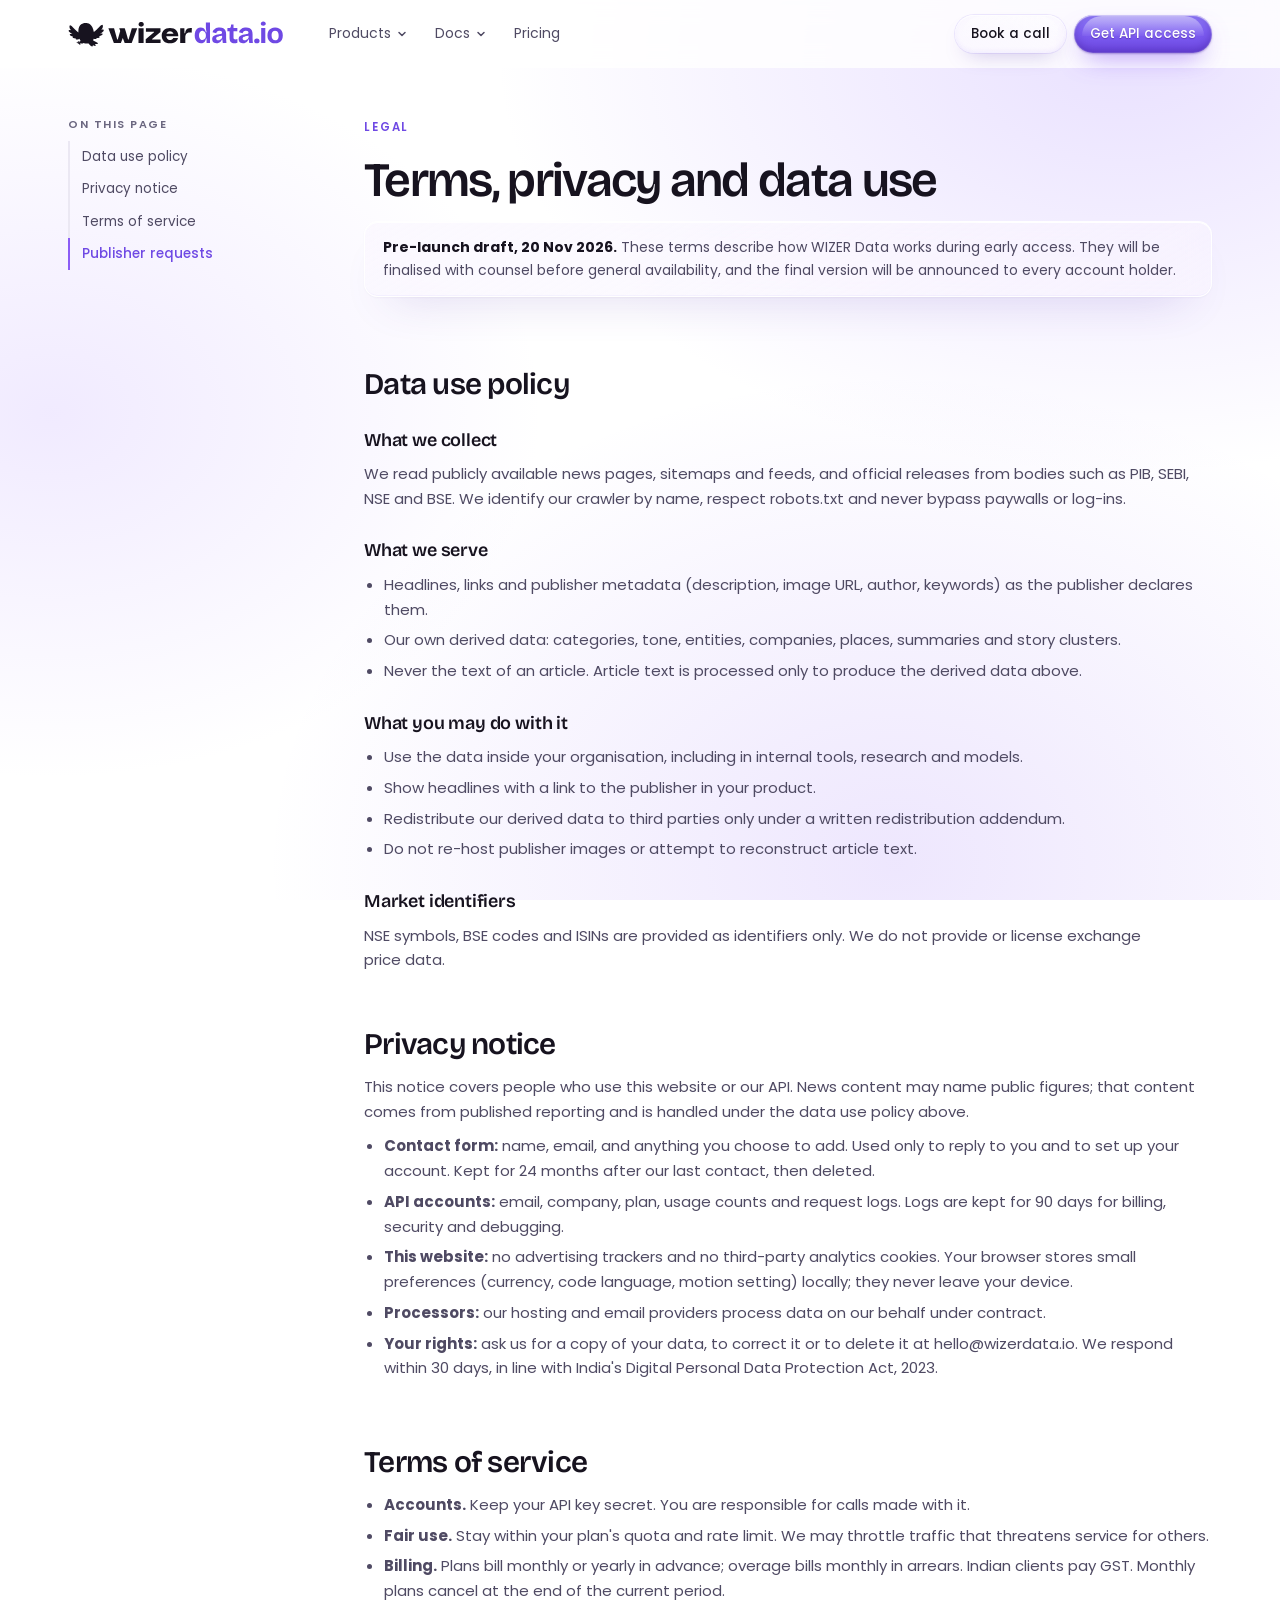
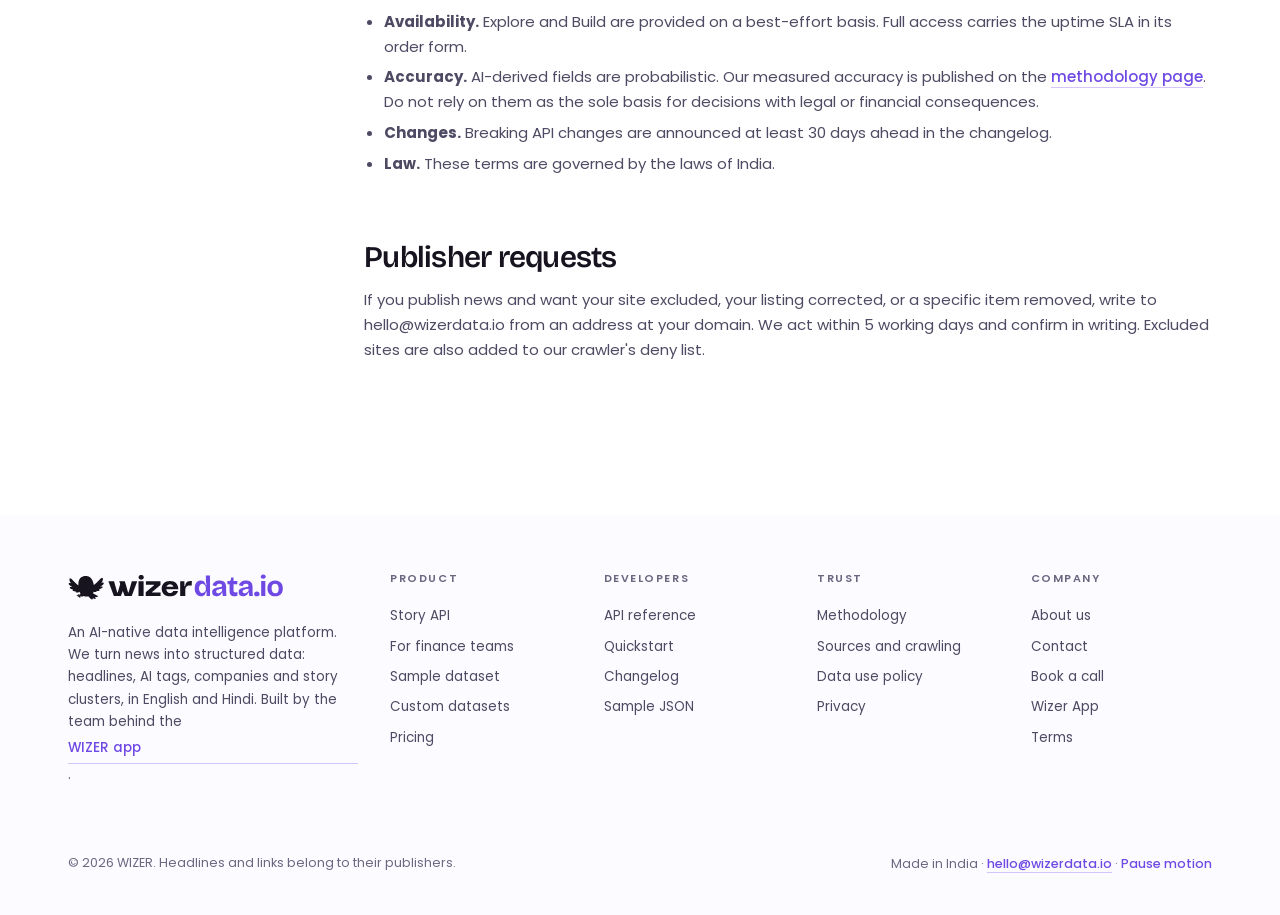
<file: legal.html>
<!doctype html>
<html lang="en">
<head>
<meta charset="utf-8">
<meta name="viewport" content="width=device-width, initial-scale=1, viewport-fit=cover">
<title>Terms, privacy and data use · WIZER Data</title>
<meta name="description" content="WIZER Data terms of service, privacy notice and data use policy, including how publisher content is handled.">
<link rel="canonical" href="https://wizerdata.io/legal">
<meta name="theme-color" content="#ffffff" media="(prefers-color-scheme: light)">
<meta name="theme-color" content="#0f0d16" media="(prefers-color-scheme: dark)">
<meta property="og:type" content="website">
<meta property="og:site_name" content="WIZER Data">
<meta property="og:title" content="Terms, privacy and data use · WIZER Data">
<meta property="og:description" content="WIZER Data terms of service, privacy notice and data use policy, including how publisher content is handled.">
<meta property="og:url" content="https://wizerdata.io/legal">
<meta property="og:image" content="https://wizerdata.io/assets/img/og.png">
<meta property="og:image:width" content="1200"><meta property="og:image:height" content="630">
<meta property="og:image:alt" content="WIZER Data: India's news as structured data">
<meta name="twitter:card" content="summary_large_image">
<meta name="twitter:title" content="Terms, privacy and data use · WIZER Data">
<meta name="twitter:description" content="WIZER Data terms of service, privacy notice and data use policy, including how publisher content is handled.">
<meta name="twitter:image" content="https://wizerdata.io/assets/img/og.png">
<link rel="icon" href="assets/img/favicon.svg" type="image/svg+xml">
<link rel="icon" href="assets/img/favicon-32.png" sizes="32x32" type="image/png">
<link rel="apple-touch-icon" href="assets/img/apple-touch-icon.png">
<link rel="manifest" href="site.webmanifest">
<link rel="preconnect" href="https://fonts.googleapis.com">
<link rel="preconnect" href="https://fonts.gstatic.com" crossorigin>
<link rel="stylesheet" href="https://fonts.googleapis.com/css2?family=Bricolage+Grotesque:opsz,wght@12..96,500;12..96,600&family=Poppins:wght@400;500;600&display=swap">
<link rel="stylesheet" href="assets/css/site.5a1351df.css">
<script type="application/ld+json">{"@context": "https://schema.org", "@graph": [{"@type": "Organization", "name": "WIZER", "url": "https://letswizer.com", "logo": "https://wizerdata.io/assets/img/icon-512.png", "email": "hello@wizerdata.io"}, {"@type": "WebSite", "name": "WIZER Data", "url": "https://wizerdata.io"}]}</script>
</head>
<body>
<a class="skip" href="#main">Skip to content</a>
<header class="nav" id="nav">
  <div class="wrap">
    <a href="index.html" class="logo" aria-label="WIZER Data home"><svg class="" viewBox="440 334 8452 1020" aria-hidden="true" focusable="false"><path d="M1551.42 1000.61C1566.74 1015.77 1560.55 1039.88 1536.38 1043.42C1505.86 1047.88 1475.66 1040.4 1447.03 1026.11C1439.7 1051.25 1430.27 1073.07 1419.36 1092.01C1444.07 1109.39 1484.93 1129.93 1523.35 1149.23C1584.04 1179.74 1638.64 1207.17 1613.8 1214.26C1590.6 1239.14 1542.91 1243.11 1498.71 1235.86C1524.87 1272.66 1540.91 1303.82 1520.14 1309.75C1495.34 1316.83 1450.35 1298.96 1410.51 1274.37C1420.58 1301.6 1422.37 1323.52 1403.71 1328.85C1363.22 1340.41 1281.71 1261.89 1247.91 1212.39C1228.83 1216.44 1212.98 1218.03 1203.06 1219.03C1196.94 1219.64 1193.07 1220.03 1192.07 1220.63C1135.8 1222.23 1088.29 1212.82 1048.39 1196.03C1040.02 1203.17 1030.21 1208.85 1019.55 1212.67C1006.04 1217.51 991.646 1219.18 977.819 1217.53C965.038 1216.01 953.147 1211.68 943.18 1204.95C934.425 1212.33 924.583 1220.1 914.13 1228.09C913.468 1228.59 912.826 1229.08 912.205 1229.55C924.686 1257.32 928.536 1274.41 917.597 1278.69C904.723 1283.72 894.342 1271.22 880.806 1246.6C874.782 1242.02 866.348 1235.52 854.084 1226.8C843.135 1219 832.289 1211.92 822.333 1205.43C791.316 1185.19 769.117 1170.71 780.46 1158.41C789.764 1148.31 814.084 1159.07 844.739 1178.66C828.035 1149.1 816.465 1128 832.641 1121.67C847.305 1115.94 865.054 1139.2 883.921 1173.29C884.014 1172.44 884.117 1171.6 884.211 1170.77C887.605 1142.13 889.768 1123.85 906.317 1126.42C911.274 1127.18 914.668 1130.47 916.811 1135.76C919.605 1125.04 925.018 1114.81 932.645 1105.85C913.54 1080.87 898.865 1053.82 887.947 1026.87C851.279 1051.36 811.021 1066.77 770.183 1060.81C746.028 1057.28 739.829 1033.16 755.135 1017.99C722.297 1021.47 685.671 1019.29 647.183 1005.71C622.376 996.947 617.739 969.389 638.779 954.891C640.828 953.481 642.908 952.08 645.04 950.698C554.154 923.621 488.291 891.324 515.406 854.242C518.842 849.54 524.379 846.065 530.464 844.437C552.394 838.552 581.238 839.098 613.393 844.528C516.514 797.332 432.964 741.751 475.272 693.482C477.539 690.899 480.467 688.507 483.976 687.452C498.816 683.004 526.884 687.37 560.725 698.239C518.615 649.297 482.32 586.548 502.708 517.961C505.637 508.11 512.829 497.815 524.389 498.524C572.472 501.462 658.608 615.735 736.186 689.571C766.84 718.74 809.593 752.192 848.878 782.262C821.877 441.342 1052.49 407.962 1118.07 407.962C1119.69 407.962 1121.72 407.907 1124.16 407.853C1175.28 406.589 1400.19 401.05 1453.61 767.982C1493.99 737.131 1538.66 702.359 1570.38 672.181C1647.96 598.345 1734.1 484.081 1782.18 481.134C1793.73 480.424 1800.93 490.72 1803.86 500.58C1824.24 569.158 1787.96 631.916 1745.83 680.858C1779.69 669.98 1807.74 665.614 1822.58 670.062C1826.1 671.117 1829.02 673.509 1831.29 676.092C1873.61 724.361 1790.06 779.942 1693.18 827.138C1725.33 821.708 1754.18 821.162 1776.11 827.047C1782.19 828.684 1787.73 832.158 1791.16 836.861C1818.27 873.942 1752.42 906.231 1661.53 933.307C1663.66 934.69 1665.74 936.091 1667.79 937.5C1688.83 951.998 1684.19 979.557 1659.39 988.316C1620.9 1001.9 1584.27 1004.08 1551.42 1000.61ZM2664.45 1196.22L2589.84 996.474L2514.8 1196.22H2239.1L2024.25 621.029H2246.55L2370.74 1058.7H2391.85L2488.43 724.997L2449.6 621.029H2666.53L2707.71 747.226L2796.09 1058.7H2817.2L2943.88 621.029H3156.24L2940.15 1196.22H2664.45ZM4766.17 907.895C4766.17 917.4 4765.82 926.804 4765.12 936.091H4294.16C4297.07 956.91 4303.14 977.029 4312.14 995.438C4325.22 1022.19 4344.03 1044.41 4366.69 1059.86C4389.34 1075.3 4415.04 1083.43 4441.2 1083.43C4467.37 1083.43 4493.06 1075.3 4515.72 1059.86C4537.66 1044.9 4556.01 1023.58 4569.02 997.939H4754.75C4721.78 1121.24 4617.3 1210.77 4441.2 1210.77C4232.75 1210.77 4116.24 1075.17 4116.24 907.895C4116.24 740.623 4226.54 605.021 4441.2 605.021C4657.94 605.021 4766.17 740.623 4766.17 907.895ZM3489.19 1196.22V1049.96L3814.57 776.013V759.642H3496.64V619.937H4067.92V765.099L3740.05 1040.14V1055.42H4071.64V1196.22H3489.19ZM4841.74 1196.22V619.937H5005.68L5009.39 815.305H5034.23C5040.03 764.371 5050.79 723.988 5066.53 694.155C5083.09 663.595 5106.26 641.402 5136.08 627.577C5166.71 613.753 5204.38 606.84 5249.08 606.84C5255.72 606.84 5263.17 607.204 5271.45 607.932C5279.73 607.932 5289.25 608.659 5300 610.114L5292.55 797.842C5279.3 792.021 5264.81 788.383 5249.08 786.927C5234.19 784.745 5220.94 783.653 5209.35 783.653C5177.05 783.653 5148.9 789.11 5124.89 800.025C5101.72 810.939 5083.09 827.674 5069.01 850.231C5055.76 872.787 5047.08 901.165 5042.94 935.363V1196.22H4841.74ZM3205.87 1196.22V619.937H3405.82V1196.22H3205.87ZM3414.56 464.953C3414.56 480.915 3409.78 496.605 3400.69 510.43C3391.62 524.255 3378.55 535.742 3362.81 543.719C3347.08 551.704 3329.23 555.906 3311.07 555.906C3292.91 555.906 3275.05 551.704 3259.32 543.719C3243.59 535.742 3230.52 524.255 3221.44 510.43C3212.36 496.605 3207.58 480.915 3207.58 464.953C3207.58 448.991 3212.36 433.301 3221.44 419.477C3230.52 405.652 3243.59 394.164 3259.32 386.188C3275.05 378.202 3292.91 374 3311.07 374C3329.23 374 3347.08 378.202 3362.81 386.188C3378.55 394.164 3391.62 405.652 3400.69 419.477C3409.78 433.301 3414.56 448.991 3414.56 464.953ZM4575.27 830.585C4573.71 826.81 4572.05 823.09 4570.27 819.443C4557.19 792.694 4538.37 770.474 4515.72 755.021C4493.06 739.577 4467.37 731.446 4441.2 731.446C4415.04 731.446 4389.34 739.577 4366.69 755.021C4344.03 770.474 4325.22 792.694 4312.14 819.443C4310.36 823.09 4308.69 826.81 4307.14 830.585H4575.27ZM921.52 1180.89C920.454 1178.84 919.512 1176.73 918.684 1174.56C918.353 1177.73 917.959 1181.01 917.494 1184.38C918.86 1183.2 920.205 1182.04 921.52 1180.89Z" fill="currentColor"/><path class="logo-accent" d="M5657.12 1210.75C5607.63 1210.75 5564.13 1198 5526.62 1172.5C5489.88 1147 5461.38 1111 5441.13 1064.5C5420.88 1018 5410.75 962.875 5410.75 899.125C5410.75 839.125 5419.75 785.875 5437.75 739.375C5455.75 692.875 5482.38 656.5 5517.62 630.25C5552.88 604 5596.75 590.875 5649.25 590.875C5687.5 590.875 5719.75 598 5746 612.25C5772.25 626.5 5793.63 647.5 5810.12 675.25C5827.38 702.25 5840.88 734.875 5850.63 773.125H5876.5C5871.25 749.125 5866.38 725.875 5861.88 703.375C5858.13 680.125 5855.13 658 5852.88 637C5850.63 616 5849.5 597.625 5849.5 581.875V390.625H6011.5V904.75V1195H5876.5V1024H5854C5845.75 1066 5833 1100.88 5815.75 1128.62C5798.5 1156.38 5776.38 1177 5749.38 1190.5C5723.13 1204 5692.38 1210.75 5657.12 1210.75ZM5711.12 1078C5735.88 1078 5756.88 1072.75 5774.13 1062.25C5791.38 1051.75 5805.62 1038.25 5816.88 1021.75C5828.13 1004.5 5836.38 986.125 5841.63 966.625C5846.88 946.375 5849.5 927.625 5849.5 910.375V889C5849.5 874.75 5847.25 860.125 5842.75 845.125C5839 829.375 5833.38 814 5825.88 799C5818.38 784 5809 770.875 5797.75 759.625C5786.5 747.625 5773.38 738.25 5758.38 731.5C5743.38 724.75 5726.88 721.375 5708.88 721.375C5681.88 721.375 5659 728.875 5640.25 743.875C5621.5 758.875 5606.88 779.875 5596.38 806.875C5585.88 833.125 5580.63 863.875 5580.63 899.125C5580.63 935.125 5585.88 966.625 5596.38 993.625C5607.63 1020.62 5623 1041.62 5642.5 1056.62C5662 1070.88 5684.88 1078 5711.12 1078ZM6265.38 1210.75C6232.38 1210.75 6203.13 1204.38 6177.63 1191.62C6152.13 1178.12 6132.26 1159 6118.01 1134.25C6103.76 1109.5 6096.63 1078.75 6096.63 1042C6096.63 1009.75 6102.63 982.75 6114.63 961C6127.38 939.25 6145.76 921.625 6169.76 908.125C6193.76 894.625 6223.38 883.375 6258.63 874.375C6293.88 865.375 6334.01 857.5 6379.01 850.75C6403.01 847 6422.51 843.625 6437.51 840.625C6453.26 836.875 6464.88 831.25 6472.38 823.75C6479.88 815.5 6483.63 803.875 6483.63 788.875C6483.63 767.875 6476.13 749.875 6461.13 734.875C6446.13 719.875 6422.51 712.375 6390.26 712.375C6368.51 712.375 6348.26 716.125 6329.51 723.625C6311.51 731.125 6295.76 742.375 6282.26 757.375C6269.51 772.375 6260.13 791.5 6254.13 814.75L6111.26 770.875C6120.26 740.125 6133.01 713.5 6149.51 691C6166.76 668.5 6187.38 649.75 6211.38 634.75C6235.38 619 6262.76 607.375 6293.51 599.875C6324.26 592.375 6357.63 588.625 6393.63 588.625C6451.38 588.625 6498.26 598 6534.26 616.75C6571.01 634.75 6598.38 663.25 6616.38 702.25C6634.38 740.5 6643.38 790 6643.38 850.75V952C6643.38 978.25 6643.76 1004.88 6644.51 1031.88C6646.01 1058.88 6647.51 1086.25 6649.01 1114C6651.26 1141 6653.51 1168 6655.76 1195H6512.88C6509.88 1176.25 6506.88 1154.88 6503.88 1130.88C6501.63 1106.12 6499.76 1081.38 6498.26 1056.62H6478.01C6467.51 1085.12 6452.51 1111 6433.01 1134.25C6413.51 1157.5 6389.51 1176.25 6361.01 1190.5C6333.26 1204 6301.38 1210.75 6265.38 1210.75ZM6334.01 1093.75C6348.26 1093.75 6362.51 1091.12 6376.76 1085.88C6391.76 1080.62 6406.01 1073.5 6419.51 1064.5C6433.76 1054.75 6446.51 1042.75 6457.76 1028.5C6469.76 1014.25 6479.51 998.125 6487.01 980.125L6484.76 885.625L6510.63 891.25C6497.13 901 6481.38 908.875 6463.38 914.875C6445.38 920.125 6426.63 924.25 6407.13 927.25C6388.38 930.25 6369.63 933.625 6350.88 937.375C6332.13 941.125 6315.26 946 6300.26 952C6286.01 958 6274.38 966.25 6265.38 976.75C6257.13 986.5 6253.01 1000.38 6253.01 1018.38C6253.01 1041.62 6260.51 1060 6275.51 1073.5C6290.51 1087 6310.01 1093.75 6334.01 1093.75ZM6970.71 1208.5C6904.71 1208.5 6855.96 1191.25 6824.46 1156.75C6793.71 1121.5 6778.34 1065.62 6778.34 989.125V731.5H6692.84L6695.09 604.375H6754.71C6777.96 604.375 6795.21 601 6806.46 594.25C6817.71 587.5 6824.46 575.125 6826.71 557.125L6841.34 472.75H6933.59V604.375H7083.21V736H6933.59V982.375C6933.59 1009.38 6939.96 1028.88 6952.71 1040.88C6965.46 1052.88 6984.96 1058.88 7011.21 1058.88C7025.46 1058.88 7038.96 1057.38 7051.71 1054.38C7065.21 1051.38 7076.84 1046.5 7086.59 1039.75V1190.5C7063.34 1198 7041.96 1202.88 7022.46 1205.12C7002.96 1207.38 6985.71 1208.5 6970.71 1208.5ZM7303.11 1210.75C7270.11 1210.75 7240.86 1204.38 7215.36 1191.62C7189.86 1178.12 7169.98 1159 7155.73 1134.25C7141.48 1109.5 7134.36 1078.75 7134.36 1042C7134.36 1009.75 7140.36 982.75 7152.36 961C7165.11 939.25 7183.48 921.625 7207.48 908.125C7231.48 894.625 7261.11 883.375 7296.36 874.375C7331.61 865.375 7371.73 857.5 7416.73 850.75C7440.73 847 7460.23 843.625 7475.23 840.625C7490.98 836.875 7502.61 831.25 7510.11 823.75C7517.61 815.5 7521.36 803.875 7521.36 788.875C7521.36 767.875 7513.86 749.875 7498.86 734.875C7483.86 719.875 7460.23 712.375 7427.98 712.375C7406.23 712.375 7385.98 716.125 7367.23 723.625C7349.23 731.125 7333.48 742.375 7319.98 757.375C7307.23 772.375 7297.86 791.5 7291.86 814.75L7148.98 770.875C7157.98 740.125 7170.73 713.5 7187.23 691C7204.48 668.5 7225.11 649.75 7249.11 634.75C7273.11 619 7300.48 607.375 7331.23 599.875C7361.98 592.375 7395.36 588.625 7431.36 588.625C7489.11 588.625 7535.98 598 7571.98 616.75C7608.73 634.75 7636.11 663.25 7654.11 702.25C7672.11 740.5 7681.11 790 7681.11 850.75V952C7681.11 978.25 7681.48 1004.88 7682.23 1031.88C7683.73 1058.88 7685.23 1086.25 7686.73 1114C7688.98 1141 7691.23 1168 7693.48 1195H7550.61C7547.61 1176.25 7544.61 1154.88 7541.61 1130.88C7539.36 1106.12 7537.48 1081.38 7535.98 1056.62H7515.73C7505.23 1085.12 7490.23 1111 7470.73 1134.25C7451.23 1157.5 7427.23 1176.25 7398.73 1190.5C7370.98 1204 7339.11 1210.75 7303.11 1210.75ZM7371.73 1093.75C7385.98 1093.75 7400.23 1091.12 7414.48 1085.88C7429.48 1080.62 7443.73 1073.5 7457.23 1064.5C7471.48 1054.75 7484.23 1042.75 7495.48 1028.5C7507.48 1014.25 7517.23 998.125 7524.73 980.125L7522.48 885.625L7548.36 891.25C7534.86 901 7519.11 908.875 7501.11 914.875C7483.11 920.125 7464.36 924.25 7444.86 927.25C7426.11 930.25 7407.36 933.625 7388.61 937.375C7369.86 941.125 7352.98 946 7337.98 952C7323.73 958 7312.11 966.25 7303.11 976.75C7294.86 986.5 7290.73 1000.38 7290.73 1018.38C7290.73 1041.62 7298.23 1060 7313.23 1073.5C7328.23 1087 7347.73 1093.75 7371.73 1093.75ZM7848.61 1209.62C7813.36 1209.62 7786.73 1202.12 7768.73 1187.12C7751.48 1172.12 7742.86 1148.88 7742.86 1117.38C7742.86 1085.12 7751.48 1061.5 7768.73 1046.5C7786.73 1031.5 7813.36 1024 7848.61 1024C7884.61 1024 7911.23 1031.5 7928.48 1046.5C7946.48 1061.5 7955.48 1085.12 7955.48 1117.38C7955.48 1178.88 7919.86 1209.62 7848.61 1209.62ZM8018.98 1195V604.375H8180.98V1195H8018.98ZM8101.11 515.5C8069.61 515.5 8045.23 509.125 8027.98 496.375C8011.48 482.875 8003.23 463.375 8003.23 437.875C8003.23 411.625 8011.48 391.75 8027.98 378.25C8045.23 364.75 8069.61 358 8101.11 358C8133.36 358 8157.73 364.75 8174.23 378.25C8191.48 391.75 8200.11 411.625 8200.11 437.875C8200.11 462.625 8191.48 481.75 8174.23 495.25C8157.73 508.75 8133.36 515.5 8101.11 515.5ZM8565 1210.75C8505.75 1210.75 8453.62 1199.12 8408.62 1175.88C8363.62 1151.88 8328.37 1117 8302.87 1071.25C8277.37 1024.75 8264.62 967 8264.62 898C8264.62 829 8277.37 771.625 8302.87 725.875C8329.12 680.125 8364.75 646 8409.75 623.5C8455.5 600.25 8507.25 588.625 8565 588.625C8624.25 588.625 8676.37 600.25 8721.37 623.5C8767.12 646.75 8802.75 681.625 8828.25 728.125C8854.5 773.875 8867.62 831.25 8867.62 900.25C8867.62 970 8854.12 1028.12 8827.12 1074.62C8800.87 1120.38 8764.87 1154.5 8719.12 1177C8674.12 1199.5 8622.75 1210.75 8565 1210.75ZM8570.62 1090.38C8599.87 1090.38 8624.25 1083.62 8643.75 1070.12C8664 1056.62 8679 1036.38 8688.75 1009.38C8699.25 981.625 8704.5 948.25 8704.5 909.25C8704.5 868 8698.87 833.125 8687.62 804.625C8677.12 775.375 8661.37 753.25 8640.37 738.25C8619.37 722.5 8592.75 714.625 8560.5 714.625C8532.75 714.625 8508.75 721.375 8488.5 734.875C8468.25 747.625 8452.87 767.875 8442.37 795.625C8431.87 822.625 8426.62 856 8426.62 895.75C8426.62 959.5 8439.37 1007.88 8464.87 1040.88C8490.37 1073.88 8525.62 1090.38 8570.62 1090.38Z"/></svg></a>
    <nav class="nav-links" aria-label="Primary"><div class="dd" data-dd><button class="dd-btn" type="button" aria-expanded="false" aria-controls="dd-products">Products<svg class="chev" width="10" height="10" viewBox="0 0 10 10" aria-hidden="true"><path d="M2 3.5l3 3 3-3" fill="none" stroke="currentColor" stroke-width="1.5" stroke-linecap="round" stroke-linejoin="round"/></svg></button><div class="dd-panel" id="dd-products" hidden><div class="dd-grid"><a class="dd-item" href="index.html#story-api"><span class="dd-ico" aria-hidden="true"><svg width="20" height="20" viewBox="0 0 20 20" fill="none" stroke="currentColor" stroke-width="1.5" stroke-linecap="round" stroke-linejoin="round"><path d="M4 5h9a2 2 0 012 2v9H6a2 2 0 01-2-2V5z"/><path d="M15 9h1.5a1.5 1.5 0 011.5 1.5V15a1 1 0 01-1 1h-2"/><path d="M7 8.5h5M7 11.5h5M7 14h3"/></svg></span><span class="dd-txt"><b>News &amp; Story API</b><span>Indian news with AI tags, companies and story clusters, in English and Hindi.</span></span></a><a class="dd-item" href="finance.html"><span class="dd-ico" aria-hidden="true"><svg width="20" height="20" viewBox="0 0 20 20" fill="none" stroke="currentColor" stroke-width="1.5" stroke-linecap="round" stroke-linejoin="round"><path d="M3.5 16.5h13"/><path d="M5.5 13l3-3.5 2.5 2 4-5"/><path d="M12.5 6.5H15V9"/></svg></span><span class="dd-txt"><b>Finance data</b><span>Company-tagged news with NSE, BSE and ISIN, for quant and research teams.</span></span></a><a class="dd-item" href="sample.html"><span class="dd-ico" aria-hidden="true"><svg width="20" height="20" viewBox="0 0 20 20" fill="none" stroke="currentColor" stroke-width="1.5" stroke-linecap="round" stroke-linejoin="round"><rect x="3.5" y="4" width="13" height="12" rx="2"/><path d="M3.5 8h13M3.5 12h13M8 4v12"/></svg></span><span class="dd-txt"><b>Sample dataset</b><span>The latest real records, every field. No sign-up.</span></span></a><a class="dd-item" href="index.html#custom"><span class="dd-ico" aria-hidden="true"><svg width="20" height="20" viewBox="0 0 20 20" fill="none" stroke="currentColor" stroke-width="1.5" stroke-linecap="round" stroke-linejoin="round"><path d="M4 6h7M14 6h2M4 10h2M9 10h7M4 14h9M16 14h0"/><circle cx="12.5" cy="6" r="1.5"/><circle cx="7.5" cy="10" r="1.5"/><circle cx="14.5" cy="14" r="1.5"/></svg></span><span class="dd-txt"><b>Custom datasets</b><span>Your sources, regions, history and delivery format.</span></span></a></div></div></div><div class="dd" data-dd><button class="dd-btn" type="button" aria-expanded="false" aria-controls="dd-docs">Docs<svg class="chev" width="10" height="10" viewBox="0 0 10 10" aria-hidden="true"><path d="M2 3.5l3 3 3-3" fill="none" stroke="currentColor" stroke-width="1.5" stroke-linecap="round" stroke-linejoin="round"/></svg></button><div class="dd-panel" id="dd-docs" hidden><div class="dd-grid"><a class="dd-item" href="docs.html"><span class="dd-ico" aria-hidden="true"><svg width="20" height="20" viewBox="0 0 20 20" fill="none" stroke="currentColor" stroke-width="1.5" stroke-linecap="round" stroke-linejoin="round"><path d="M5 3.5h8l2.5 2.5v10.5H5z"/><path d="M8 9.5l-1.5 1.5L8 12.5M12 9.5l1.5 1.5-1.5 1.5"/></svg></span><span class="dd-txt"><b>API reference</b><span>Endpoints, parameters, errors and rate limits.</span></span></a><a class="dd-item" href="docs.html#quickstart"><span class="dd-ico" aria-hidden="true"><svg width="20" height="20" viewBox="0 0 20 20" fill="none" stroke="currentColor" stroke-width="1.5" stroke-linecap="round" stroke-linejoin="round"><path d="M11 3L5 11h4.5L9 17l6-8h-4.5z"/></svg></span><span class="dd-txt"><b>Quickstart</b><span>Your first call in curl, Python or JavaScript.</span></span></a><a class="dd-item" href="docs.html#schema"><span class="dd-ico" aria-hidden="true"><svg width="20" height="20" viewBox="0 0 20 20" fill="none" stroke="currentColor" stroke-width="1.5" stroke-linecap="round" stroke-linejoin="round"><path d="M10 3.5l6.5 3.25L10 10 3.5 6.75z"/><path d="M3.5 10.25L10 13.5l6.5-3.25"/><path d="M3.5 13.75L10 17l6.5-3.25"/></svg></span><span class="dd-txt"><b>Record schema</b><span>Every field, its type and how often it is filled.</span></span></a><a class="dd-item" href="methodology.html"><span class="dd-ico" aria-hidden="true"><svg width="20" height="20" viewBox="0 0 20 20" fill="none" stroke="currentColor" stroke-width="1.5" stroke-linecap="round" stroke-linejoin="round"><circle cx="10" cy="10" r="6.5"/><circle cx="10" cy="10" r="3.5"/><circle cx="10" cy="10" r=".8" fill="currentColor"/></svg></span><span class="dd-txt"><b>Methodology</b><span>How every accuracy number is measured, with its limits.</span></span></a><a class="dd-item" href="docs.html#changelog"><span class="dd-ico" aria-hidden="true"><svg width="20" height="20" viewBox="0 0 20 20" fill="none" stroke="currentColor" stroke-width="1.5" stroke-linecap="round" stroke-linejoin="round"><circle cx="10" cy="10" r="6.5"/><path d="M10 6.5V10l2.5 1.5"/></svg></span><span class="dd-txt"><b>Changelog</b><span>What changed in the API and the pipeline.</span></span></a><a class="dd-item" href="openapi.json"><span class="dd-ico" aria-hidden="true"><svg width="20" height="20" viewBox="0 0 20 20" fill="none" stroke="currentColor" stroke-width="1.5" stroke-linecap="round" stroke-linejoin="round"><path d="M7.5 5C6 5 5.5 5.8 5.5 7v1.5c0 .8-.5 1.5-1.5 1.5 1 0 1.5.7 1.5 1.5V13c0 1.2.5 2 2 2M12.5 5c1.5 0 2 .8 2 2v1.5c0 .8.5 1.5 1.5 1.5-1 0-1.5.7-1.5 1.5V13c0 1.2-.5 2-2 2"/></svg></span><span class="dd-txt"><b>OpenAPI spec</b><span>Machine-readable contract. Postman collection on the reference page.</span></span></a></div></div></div><a href="pricing.html">Pricing</a></nav>
    <div class="nav-cta">
      <a href="https://cal.id/vaish/wizerdata-discovery-call" target="_blank" rel="noopener" class="btn btn-ghost btn-sm">Book a call</a>
      <a href="contact.html?intent=key" class="btn btn-primary btn-sm">Get API access</a>
      <button class="menu-btn" type="button" aria-label="Open menu" aria-expanded="false" aria-controls="mobile-menu"><span></span><span></span><span></span></button>
    </div>
  </div>
  <nav class="mobile-menu" id="mobile-menu" aria-label="Mobile"><p class="mm-h">Products</p><a href="index.html#story-api">News &amp; Story API</a><a href="finance.html">Finance data</a><a href="sample.html">Sample dataset</a><a href="index.html#custom">Custom datasets</a><p class="mm-h">Docs</p><a href="docs.html">API reference</a><a href="docs.html#quickstart">Quickstart</a><a href="docs.html#schema">Record schema</a><a href="methodology.html">Methodology</a><a href="docs.html#changelog">Changelog</a><a href="openapi.json">OpenAPI spec</a><a href="pricing.html">Pricing</a><a href="https://cal.id/vaish/wizerdata-discovery-call" target="_blank" rel="noopener">Book a call</a><a class="btn btn-primary" href="contact.html?intent=key">Get API access</a></nav>
</header>
<main id="main" class="wrap">
<div class="docs">
  <nav class="docs-nav" aria-label="Legal">
    <p class="h4-like">On this page</p>
    <a href="#data-use">Data use policy</a><a href="#privacy">Privacy notice</a><a href="#terms">Terms of service</a><a href="#takedown">Publisher requests</a>
  </nav>
  <article class="doc">
    <section>
      <span class="eyebrow">Legal</span>
      <h1 style="font-size:clamp(34px,4vw,48px);margin:14px 0 16px">Terms, privacy and data use</h1>
      <div class="callout"><b>Pre-launch draft, 20 Nov 2026.</b> These terms describe how WIZER Data works during early access. They will be finalised with counsel before general availability, and the final version will be announced to every account holder.</div>
    </section>

    <section id="data-use">
      <h2>Data use policy</h2>
      <h3>What we collect</h3>
      <p>We read publicly available news pages, sitemaps and feeds, and official releases from bodies such as PIB, SEBI, NSE and BSE. We identify our crawler by name, respect robots.txt and never bypass paywalls or log-ins.</p>
      <h3>What we serve</h3>
      <ul>
        <li>Headlines, links and publisher metadata (description, image URL, author, keywords) as the publisher declares them.</li>
        <li>Our own derived data: categories, tone, entities, companies, places, summaries and story clusters.</li>
        <li>Never the text of an article. Article text is processed only to produce the derived data above.</li>
      </ul>
      <h3>What you may do with it</h3>
      <ul>
        <li>Use the data inside your organisation, including in internal tools, research and models.</li>
        <li>Show headlines with a link to the publisher in your product.</li>
        <li>Redistribute our derived data to third parties only under a written redistribution addendum.</li>
        <li>Do not re-host publisher images or attempt to reconstruct article text.</li>
      </ul>
      <h3>Market identifiers</h3>
      <p>NSE symbols, BSE codes and ISINs are provided as identifiers only. We do not provide or license exchange price data.</p>
    </section>

    <section id="privacy">
      <h2>Privacy notice</h2>
      <p>This notice covers people who use this website or our API. News content may name public figures; that content comes from published reporting and is handled under the data use policy above.</p>
      <ul>
        <li><b>Contact form:</b> name, email, and anything you choose to add. Used only to reply to you and to set up your account. Kept for 24 months after our last contact, then deleted.</li>
        <li><b>API accounts:</b> email, company, plan, usage counts and request logs. Logs are kept for 90 days for billing, security and debugging.</li>
        <li><b>This website:</b> no advertising trackers and no third-party analytics cookies. Your browser stores small preferences (currency, code language, motion setting) locally; they never leave your device.</li>
        <li><b>Processors:</b> our hosting and email providers process data on our behalf under contract.</li>
        <li><b>Your rights:</b> ask us for a copy of your data, to correct it or to delete it at hello@wizerdata.io. We respond within 30 days, in line with India's Digital Personal Data Protection Act, 2023.</li>
      </ul>
    </section>

    <section id="terms">
      <h2>Terms of service</h2>
      <ul>
        <li><b>Accounts.</b> Keep your API key secret. You are responsible for calls made with it.</li>
        <li><b>Fair use.</b> Stay within your plan's quota and rate limit. We may throttle traffic that threatens service for others.</li>
        <li><b>Billing.</b> Plans bill monthly or yearly in advance; overage bills monthly in arrears. Indian clients pay GST. Monthly plans cancel at the end of the current period.</li>
        <li><b>Availability.</b> Explore and Build are provided on a best-effort basis. Full access carries the uptime SLA in its order form.</li>
        <li><b>Accuracy.</b> AI-derived fields are probabilistic. Our measured accuracy is published on the <a class="link" href="methodology.html">methodology page</a>. Do not rely on them as the sole basis for decisions with legal or financial consequences.</li>
        <li><b>Changes.</b> Breaking API changes are announced at least 30 days ahead in the changelog.</li>
        <li><b>Law.</b> These terms are governed by the laws of India.</li>
      </ul>
    </section>

    <section id="takedown">
      <h2>Publisher requests</h2>
      <p>If you publish news and want your site excluded, your listing corrected, or a specific item removed, write to hello@wizerdata.io from an address at your domain. We act within 5 working days and confirm in writing. Excluded sites are also added to our crawler's deny list.</p>
    </section>
  </article>
</div>
</main>
<footer class="site">
  <div class="wrap">
    <div class="foot">
      <div>
        <a href="index.html" class="logo" aria-label="WIZER Data home"><svg class="" viewBox="440 334 8452 1020" aria-hidden="true" focusable="false"><path d="M1551.42 1000.61C1566.74 1015.77 1560.55 1039.88 1536.38 1043.42C1505.86 1047.88 1475.66 1040.4 1447.03 1026.11C1439.7 1051.25 1430.27 1073.07 1419.36 1092.01C1444.07 1109.39 1484.93 1129.93 1523.35 1149.23C1584.04 1179.74 1638.64 1207.17 1613.8 1214.26C1590.6 1239.14 1542.91 1243.11 1498.71 1235.86C1524.87 1272.66 1540.91 1303.82 1520.14 1309.75C1495.34 1316.83 1450.35 1298.96 1410.51 1274.37C1420.58 1301.6 1422.37 1323.52 1403.71 1328.85C1363.22 1340.41 1281.71 1261.89 1247.91 1212.39C1228.83 1216.44 1212.98 1218.03 1203.06 1219.03C1196.94 1219.64 1193.07 1220.03 1192.07 1220.63C1135.8 1222.23 1088.29 1212.82 1048.39 1196.03C1040.02 1203.17 1030.21 1208.85 1019.55 1212.67C1006.04 1217.51 991.646 1219.18 977.819 1217.53C965.038 1216.01 953.147 1211.68 943.18 1204.95C934.425 1212.33 924.583 1220.1 914.13 1228.09C913.468 1228.59 912.826 1229.08 912.205 1229.55C924.686 1257.32 928.536 1274.41 917.597 1278.69C904.723 1283.72 894.342 1271.22 880.806 1246.6C874.782 1242.02 866.348 1235.52 854.084 1226.8C843.135 1219 832.289 1211.92 822.333 1205.43C791.316 1185.19 769.117 1170.71 780.46 1158.41C789.764 1148.31 814.084 1159.07 844.739 1178.66C828.035 1149.1 816.465 1128 832.641 1121.67C847.305 1115.94 865.054 1139.2 883.921 1173.29C884.014 1172.44 884.117 1171.6 884.211 1170.77C887.605 1142.13 889.768 1123.85 906.317 1126.42C911.274 1127.18 914.668 1130.47 916.811 1135.76C919.605 1125.04 925.018 1114.81 932.645 1105.85C913.54 1080.87 898.865 1053.82 887.947 1026.87C851.279 1051.36 811.021 1066.77 770.183 1060.81C746.028 1057.28 739.829 1033.16 755.135 1017.99C722.297 1021.47 685.671 1019.29 647.183 1005.71C622.376 996.947 617.739 969.389 638.779 954.891C640.828 953.481 642.908 952.08 645.04 950.698C554.154 923.621 488.291 891.324 515.406 854.242C518.842 849.54 524.379 846.065 530.464 844.437C552.394 838.552 581.238 839.098 613.393 844.528C516.514 797.332 432.964 741.751 475.272 693.482C477.539 690.899 480.467 688.507 483.976 687.452C498.816 683.004 526.884 687.37 560.725 698.239C518.615 649.297 482.32 586.548 502.708 517.961C505.637 508.11 512.829 497.815 524.389 498.524C572.472 501.462 658.608 615.735 736.186 689.571C766.84 718.74 809.593 752.192 848.878 782.262C821.877 441.342 1052.49 407.962 1118.07 407.962C1119.69 407.962 1121.72 407.907 1124.16 407.853C1175.28 406.589 1400.19 401.05 1453.61 767.982C1493.99 737.131 1538.66 702.359 1570.38 672.181C1647.96 598.345 1734.1 484.081 1782.18 481.134C1793.73 480.424 1800.93 490.72 1803.86 500.58C1824.24 569.158 1787.96 631.916 1745.83 680.858C1779.69 669.98 1807.74 665.614 1822.58 670.062C1826.1 671.117 1829.02 673.509 1831.29 676.092C1873.61 724.361 1790.06 779.942 1693.18 827.138C1725.33 821.708 1754.18 821.162 1776.11 827.047C1782.19 828.684 1787.73 832.158 1791.16 836.861C1818.27 873.942 1752.42 906.231 1661.53 933.307C1663.66 934.69 1665.74 936.091 1667.79 937.5C1688.83 951.998 1684.19 979.557 1659.39 988.316C1620.9 1001.9 1584.27 1004.08 1551.42 1000.61ZM2664.45 1196.22L2589.84 996.474L2514.8 1196.22H2239.1L2024.25 621.029H2246.55L2370.74 1058.7H2391.85L2488.43 724.997L2449.6 621.029H2666.53L2707.71 747.226L2796.09 1058.7H2817.2L2943.88 621.029H3156.24L2940.15 1196.22H2664.45ZM4766.17 907.895C4766.17 917.4 4765.82 926.804 4765.12 936.091H4294.16C4297.07 956.91 4303.14 977.029 4312.14 995.438C4325.22 1022.19 4344.03 1044.41 4366.69 1059.86C4389.34 1075.3 4415.04 1083.43 4441.2 1083.43C4467.37 1083.43 4493.06 1075.3 4515.72 1059.86C4537.66 1044.9 4556.01 1023.58 4569.02 997.939H4754.75C4721.78 1121.24 4617.3 1210.77 4441.2 1210.77C4232.75 1210.77 4116.24 1075.17 4116.24 907.895C4116.24 740.623 4226.54 605.021 4441.2 605.021C4657.94 605.021 4766.17 740.623 4766.17 907.895ZM3489.19 1196.22V1049.96L3814.57 776.013V759.642H3496.64V619.937H4067.92V765.099L3740.05 1040.14V1055.42H4071.64V1196.22H3489.19ZM4841.74 1196.22V619.937H5005.68L5009.39 815.305H5034.23C5040.03 764.371 5050.79 723.988 5066.53 694.155C5083.09 663.595 5106.26 641.402 5136.08 627.577C5166.71 613.753 5204.38 606.84 5249.08 606.84C5255.72 606.84 5263.17 607.204 5271.45 607.932C5279.73 607.932 5289.25 608.659 5300 610.114L5292.55 797.842C5279.3 792.021 5264.81 788.383 5249.08 786.927C5234.19 784.745 5220.94 783.653 5209.35 783.653C5177.05 783.653 5148.9 789.11 5124.89 800.025C5101.72 810.939 5083.09 827.674 5069.01 850.231C5055.76 872.787 5047.08 901.165 5042.94 935.363V1196.22H4841.74ZM3205.87 1196.22V619.937H3405.82V1196.22H3205.87ZM3414.56 464.953C3414.56 480.915 3409.78 496.605 3400.69 510.43C3391.62 524.255 3378.55 535.742 3362.81 543.719C3347.08 551.704 3329.23 555.906 3311.07 555.906C3292.91 555.906 3275.05 551.704 3259.32 543.719C3243.59 535.742 3230.52 524.255 3221.44 510.43C3212.36 496.605 3207.58 480.915 3207.58 464.953C3207.58 448.991 3212.36 433.301 3221.44 419.477C3230.52 405.652 3243.59 394.164 3259.32 386.188C3275.05 378.202 3292.91 374 3311.07 374C3329.23 374 3347.08 378.202 3362.81 386.188C3378.55 394.164 3391.62 405.652 3400.69 419.477C3409.78 433.301 3414.56 448.991 3414.56 464.953ZM4575.27 830.585C4573.71 826.81 4572.05 823.09 4570.27 819.443C4557.19 792.694 4538.37 770.474 4515.72 755.021C4493.06 739.577 4467.37 731.446 4441.2 731.446C4415.04 731.446 4389.34 739.577 4366.69 755.021C4344.03 770.474 4325.22 792.694 4312.14 819.443C4310.36 823.09 4308.69 826.81 4307.14 830.585H4575.27ZM921.52 1180.89C920.454 1178.84 919.512 1176.73 918.684 1174.56C918.353 1177.73 917.959 1181.01 917.494 1184.38C918.86 1183.2 920.205 1182.04 921.52 1180.89Z" fill="currentColor"/><path class="logo-accent" d="M5657.12 1210.75C5607.63 1210.75 5564.13 1198 5526.62 1172.5C5489.88 1147 5461.38 1111 5441.13 1064.5C5420.88 1018 5410.75 962.875 5410.75 899.125C5410.75 839.125 5419.75 785.875 5437.75 739.375C5455.75 692.875 5482.38 656.5 5517.62 630.25C5552.88 604 5596.75 590.875 5649.25 590.875C5687.5 590.875 5719.75 598 5746 612.25C5772.25 626.5 5793.63 647.5 5810.12 675.25C5827.38 702.25 5840.88 734.875 5850.63 773.125H5876.5C5871.25 749.125 5866.38 725.875 5861.88 703.375C5858.13 680.125 5855.13 658 5852.88 637C5850.63 616 5849.5 597.625 5849.5 581.875V390.625H6011.5V904.75V1195H5876.5V1024H5854C5845.75 1066 5833 1100.88 5815.75 1128.62C5798.5 1156.38 5776.38 1177 5749.38 1190.5C5723.13 1204 5692.38 1210.75 5657.12 1210.75ZM5711.12 1078C5735.88 1078 5756.88 1072.75 5774.13 1062.25C5791.38 1051.75 5805.62 1038.25 5816.88 1021.75C5828.13 1004.5 5836.38 986.125 5841.63 966.625C5846.88 946.375 5849.5 927.625 5849.5 910.375V889C5849.5 874.75 5847.25 860.125 5842.75 845.125C5839 829.375 5833.38 814 5825.88 799C5818.38 784 5809 770.875 5797.75 759.625C5786.5 747.625 5773.38 738.25 5758.38 731.5C5743.38 724.75 5726.88 721.375 5708.88 721.375C5681.88 721.375 5659 728.875 5640.25 743.875C5621.5 758.875 5606.88 779.875 5596.38 806.875C5585.88 833.125 5580.63 863.875 5580.63 899.125C5580.63 935.125 5585.88 966.625 5596.38 993.625C5607.63 1020.62 5623 1041.62 5642.5 1056.62C5662 1070.88 5684.88 1078 5711.12 1078ZM6265.38 1210.75C6232.38 1210.75 6203.13 1204.38 6177.63 1191.62C6152.13 1178.12 6132.26 1159 6118.01 1134.25C6103.76 1109.5 6096.63 1078.75 6096.63 1042C6096.63 1009.75 6102.63 982.75 6114.63 961C6127.38 939.25 6145.76 921.625 6169.76 908.125C6193.76 894.625 6223.38 883.375 6258.63 874.375C6293.88 865.375 6334.01 857.5 6379.01 850.75C6403.01 847 6422.51 843.625 6437.51 840.625C6453.26 836.875 6464.88 831.25 6472.38 823.75C6479.88 815.5 6483.63 803.875 6483.63 788.875C6483.63 767.875 6476.13 749.875 6461.13 734.875C6446.13 719.875 6422.51 712.375 6390.26 712.375C6368.51 712.375 6348.26 716.125 6329.51 723.625C6311.51 731.125 6295.76 742.375 6282.26 757.375C6269.51 772.375 6260.13 791.5 6254.13 814.75L6111.26 770.875C6120.26 740.125 6133.01 713.5 6149.51 691C6166.76 668.5 6187.38 649.75 6211.38 634.75C6235.38 619 6262.76 607.375 6293.51 599.875C6324.26 592.375 6357.63 588.625 6393.63 588.625C6451.38 588.625 6498.26 598 6534.26 616.75C6571.01 634.75 6598.38 663.25 6616.38 702.25C6634.38 740.5 6643.38 790 6643.38 850.75V952C6643.38 978.25 6643.76 1004.88 6644.51 1031.88C6646.01 1058.88 6647.51 1086.25 6649.01 1114C6651.26 1141 6653.51 1168 6655.76 1195H6512.88C6509.88 1176.25 6506.88 1154.88 6503.88 1130.88C6501.63 1106.12 6499.76 1081.38 6498.26 1056.62H6478.01C6467.51 1085.12 6452.51 1111 6433.01 1134.25C6413.51 1157.5 6389.51 1176.25 6361.01 1190.5C6333.26 1204 6301.38 1210.75 6265.38 1210.75ZM6334.01 1093.75C6348.26 1093.75 6362.51 1091.12 6376.76 1085.88C6391.76 1080.62 6406.01 1073.5 6419.51 1064.5C6433.76 1054.75 6446.51 1042.75 6457.76 1028.5C6469.76 1014.25 6479.51 998.125 6487.01 980.125L6484.76 885.625L6510.63 891.25C6497.13 901 6481.38 908.875 6463.38 914.875C6445.38 920.125 6426.63 924.25 6407.13 927.25C6388.38 930.25 6369.63 933.625 6350.88 937.375C6332.13 941.125 6315.26 946 6300.26 952C6286.01 958 6274.38 966.25 6265.38 976.75C6257.13 986.5 6253.01 1000.38 6253.01 1018.38C6253.01 1041.62 6260.51 1060 6275.51 1073.5C6290.51 1087 6310.01 1093.75 6334.01 1093.75ZM6970.71 1208.5C6904.71 1208.5 6855.96 1191.25 6824.46 1156.75C6793.71 1121.5 6778.34 1065.62 6778.34 989.125V731.5H6692.84L6695.09 604.375H6754.71C6777.96 604.375 6795.21 601 6806.46 594.25C6817.71 587.5 6824.46 575.125 6826.71 557.125L6841.34 472.75H6933.59V604.375H7083.21V736H6933.59V982.375C6933.59 1009.38 6939.96 1028.88 6952.71 1040.88C6965.46 1052.88 6984.96 1058.88 7011.21 1058.88C7025.46 1058.88 7038.96 1057.38 7051.71 1054.38C7065.21 1051.38 7076.84 1046.5 7086.59 1039.75V1190.5C7063.34 1198 7041.96 1202.88 7022.46 1205.12C7002.96 1207.38 6985.71 1208.5 6970.71 1208.5ZM7303.11 1210.75C7270.11 1210.75 7240.86 1204.38 7215.36 1191.62C7189.86 1178.12 7169.98 1159 7155.73 1134.25C7141.48 1109.5 7134.36 1078.75 7134.36 1042C7134.36 1009.75 7140.36 982.75 7152.36 961C7165.11 939.25 7183.48 921.625 7207.48 908.125C7231.48 894.625 7261.11 883.375 7296.36 874.375C7331.61 865.375 7371.73 857.5 7416.73 850.75C7440.73 847 7460.23 843.625 7475.23 840.625C7490.98 836.875 7502.61 831.25 7510.11 823.75C7517.61 815.5 7521.36 803.875 7521.36 788.875C7521.36 767.875 7513.86 749.875 7498.86 734.875C7483.86 719.875 7460.23 712.375 7427.98 712.375C7406.23 712.375 7385.98 716.125 7367.23 723.625C7349.23 731.125 7333.48 742.375 7319.98 757.375C7307.23 772.375 7297.86 791.5 7291.86 814.75L7148.98 770.875C7157.98 740.125 7170.73 713.5 7187.23 691C7204.48 668.5 7225.11 649.75 7249.11 634.75C7273.11 619 7300.48 607.375 7331.23 599.875C7361.98 592.375 7395.36 588.625 7431.36 588.625C7489.11 588.625 7535.98 598 7571.98 616.75C7608.73 634.75 7636.11 663.25 7654.11 702.25C7672.11 740.5 7681.11 790 7681.11 850.75V952C7681.11 978.25 7681.48 1004.88 7682.23 1031.88C7683.73 1058.88 7685.23 1086.25 7686.73 1114C7688.98 1141 7691.23 1168 7693.48 1195H7550.61C7547.61 1176.25 7544.61 1154.88 7541.61 1130.88C7539.36 1106.12 7537.48 1081.38 7535.98 1056.62H7515.73C7505.23 1085.12 7490.23 1111 7470.73 1134.25C7451.23 1157.5 7427.23 1176.25 7398.73 1190.5C7370.98 1204 7339.11 1210.75 7303.11 1210.75ZM7371.73 1093.75C7385.98 1093.75 7400.23 1091.12 7414.48 1085.88C7429.48 1080.62 7443.73 1073.5 7457.23 1064.5C7471.48 1054.75 7484.23 1042.75 7495.48 1028.5C7507.48 1014.25 7517.23 998.125 7524.73 980.125L7522.48 885.625L7548.36 891.25C7534.86 901 7519.11 908.875 7501.11 914.875C7483.11 920.125 7464.36 924.25 7444.86 927.25C7426.11 930.25 7407.36 933.625 7388.61 937.375C7369.86 941.125 7352.98 946 7337.98 952C7323.73 958 7312.11 966.25 7303.11 976.75C7294.86 986.5 7290.73 1000.38 7290.73 1018.38C7290.73 1041.62 7298.23 1060 7313.23 1073.5C7328.23 1087 7347.73 1093.75 7371.73 1093.75ZM7848.61 1209.62C7813.36 1209.62 7786.73 1202.12 7768.73 1187.12C7751.48 1172.12 7742.86 1148.88 7742.86 1117.38C7742.86 1085.12 7751.48 1061.5 7768.73 1046.5C7786.73 1031.5 7813.36 1024 7848.61 1024C7884.61 1024 7911.23 1031.5 7928.48 1046.5C7946.48 1061.5 7955.48 1085.12 7955.48 1117.38C7955.48 1178.88 7919.86 1209.62 7848.61 1209.62ZM8018.98 1195V604.375H8180.98V1195H8018.98ZM8101.11 515.5C8069.61 515.5 8045.23 509.125 8027.98 496.375C8011.48 482.875 8003.23 463.375 8003.23 437.875C8003.23 411.625 8011.48 391.75 8027.98 378.25C8045.23 364.75 8069.61 358 8101.11 358C8133.36 358 8157.73 364.75 8174.23 378.25C8191.48 391.75 8200.11 411.625 8200.11 437.875C8200.11 462.625 8191.48 481.75 8174.23 495.25C8157.73 508.75 8133.36 515.5 8101.11 515.5ZM8565 1210.75C8505.75 1210.75 8453.62 1199.12 8408.62 1175.88C8363.62 1151.88 8328.37 1117 8302.87 1071.25C8277.37 1024.75 8264.62 967 8264.62 898C8264.62 829 8277.37 771.625 8302.87 725.875C8329.12 680.125 8364.75 646 8409.75 623.5C8455.5 600.25 8507.25 588.625 8565 588.625C8624.25 588.625 8676.37 600.25 8721.37 623.5C8767.12 646.75 8802.75 681.625 8828.25 728.125C8854.5 773.875 8867.62 831.25 8867.62 900.25C8867.62 970 8854.12 1028.12 8827.12 1074.62C8800.87 1120.38 8764.87 1154.5 8719.12 1177C8674.12 1199.5 8622.75 1210.75 8565 1210.75ZM8570.62 1090.38C8599.87 1090.38 8624.25 1083.62 8643.75 1070.12C8664 1056.62 8679 1036.38 8688.75 1009.38C8699.25 981.625 8704.5 948.25 8704.5 909.25C8704.5 868 8698.87 833.125 8687.62 804.625C8677.12 775.375 8661.37 753.25 8640.37 738.25C8619.37 722.5 8592.75 714.625 8560.5 714.625C8532.75 714.625 8508.75 721.375 8488.5 734.875C8468.25 747.625 8452.87 767.875 8442.37 795.625C8431.87 822.625 8426.62 856 8426.62 895.75C8426.62 959.5 8439.37 1007.88 8464.87 1040.88C8490.37 1073.88 8525.62 1090.38 8570.62 1090.38Z"/></svg></a>
        <p class="about">An AI-native data intelligence platform. We turn news into structured data: headlines, AI tags, companies and story clusters, in English and Hindi. Built by the team behind the <a class="link" href="https://letswizer.com" target="_blank" rel="noopener">WIZER app</a>.</p>
      </div>
      <div><p class="h4-like">Product</p><a href="index.html#story-api">Story API</a><a href="finance.html">For finance teams</a><a href="sample.html">Sample dataset</a><a href="index.html#custom">Custom datasets</a><a href="pricing.html">Pricing</a></div>
      <div><p class="h4-like">Developers</p><a href="docs.html">API reference</a><a href="docs.html#quickstart">Quickstart</a><a href="docs.html#changelog">Changelog</a><a href="data/wizer_sample.json">Sample JSON</a></div>
      <div><p class="h4-like">Trust</p><a href="methodology.html">Methodology</a><a href="methodology.html#sources">Sources and crawling</a><a href="legal.html#data-use">Data use policy</a><a href="legal.html#privacy">Privacy</a></div>
      <div><p class="h4-like">Company</p><a href="index.html#about">About us</a><a href="contact.html">Contact</a><a href="https://cal.id/vaish/wizerdata-discovery-call" target="_blank" rel="noopener">Book a call</a><a href="https://letswizer.com" target="_blank" rel="noopener">Wizer App</a><a href="legal.html#terms">Terms</a></div>
    </div>
    <div class="legal"><span>© 2026 WIZER. Headlines and links belong to their publishers.</span><span>Made in India · <a class="link" href="mailto:hello@wizerdata.io">hello@wizerdata.io</a> · <button class="linkbtn motion-link" type="button" data-motion-toggle aria-pressed="false">Pause motion</button></span></div>
  </div>
</footer>
<div class="toast" id="toast" role="status" aria-live="polite"></div>
<script src="assets/js/site.9aa0509d.js" defer></script>
</body>
</html>
</file>
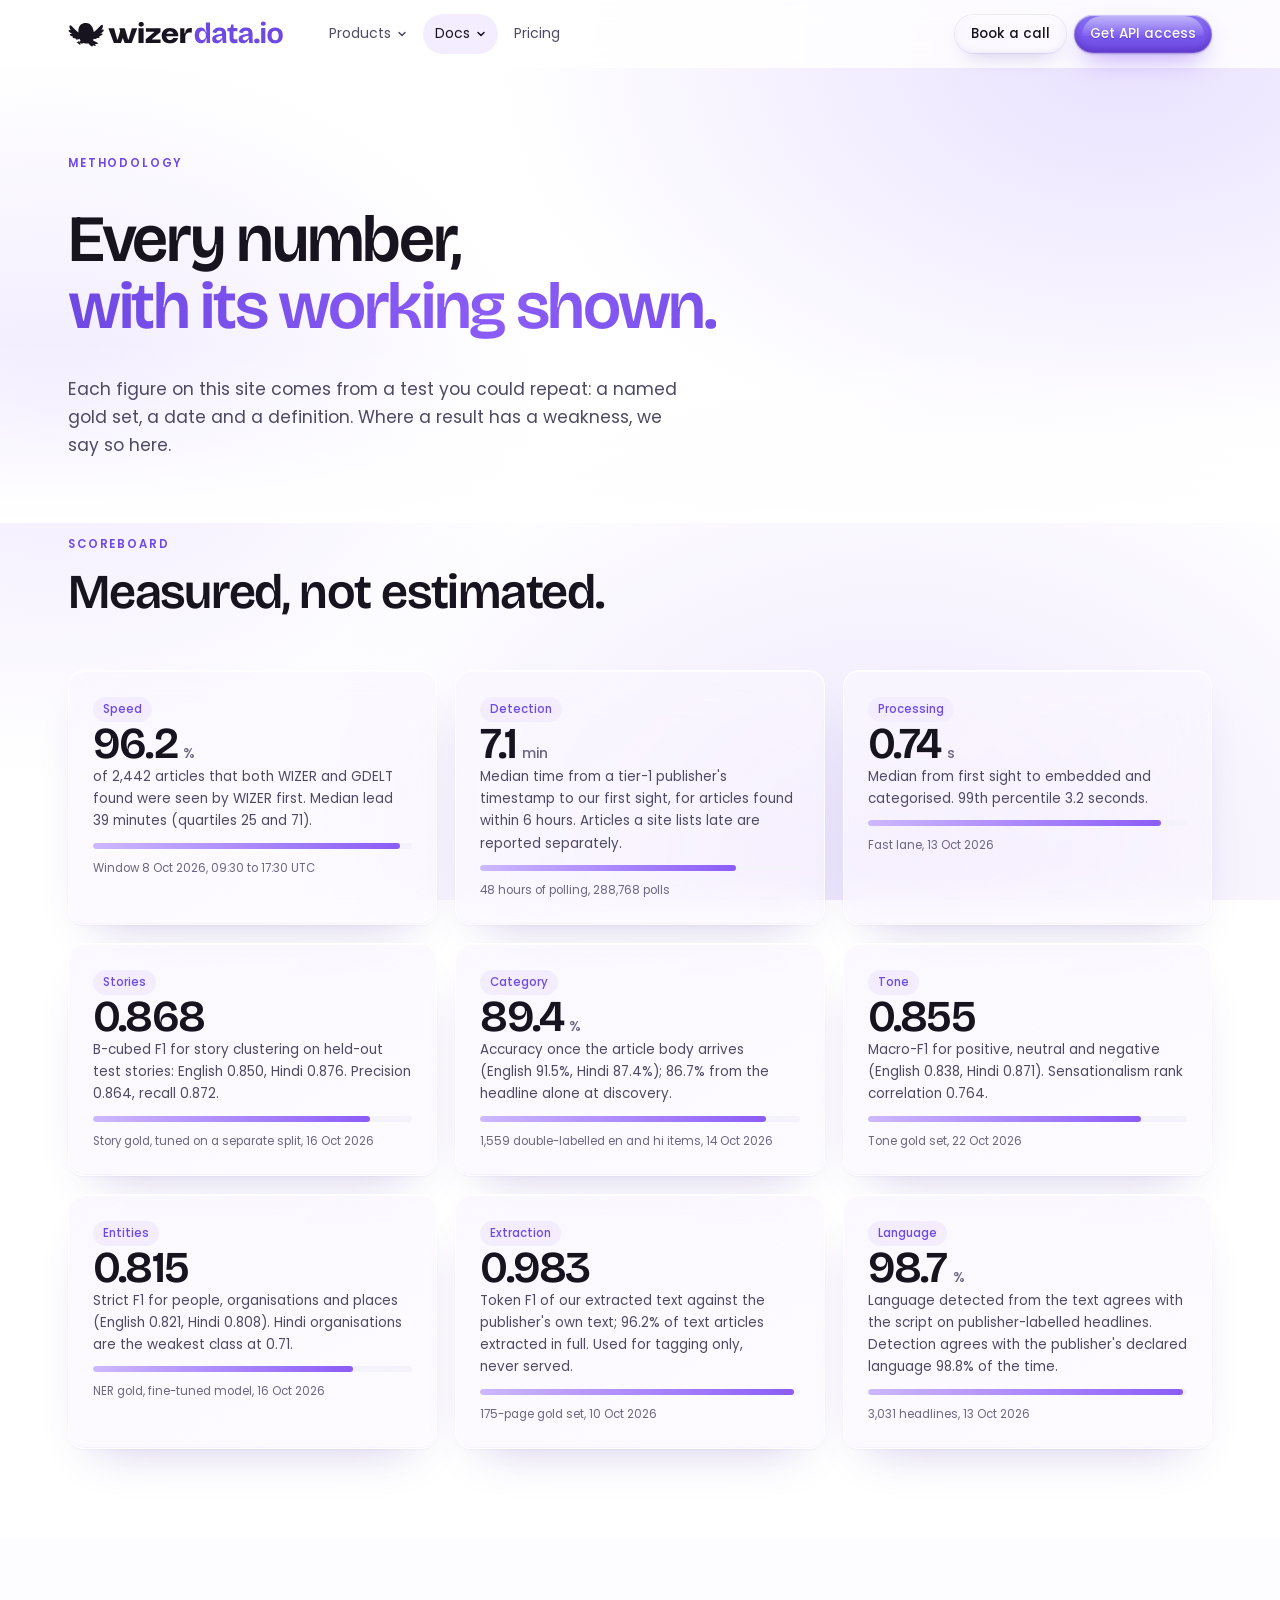
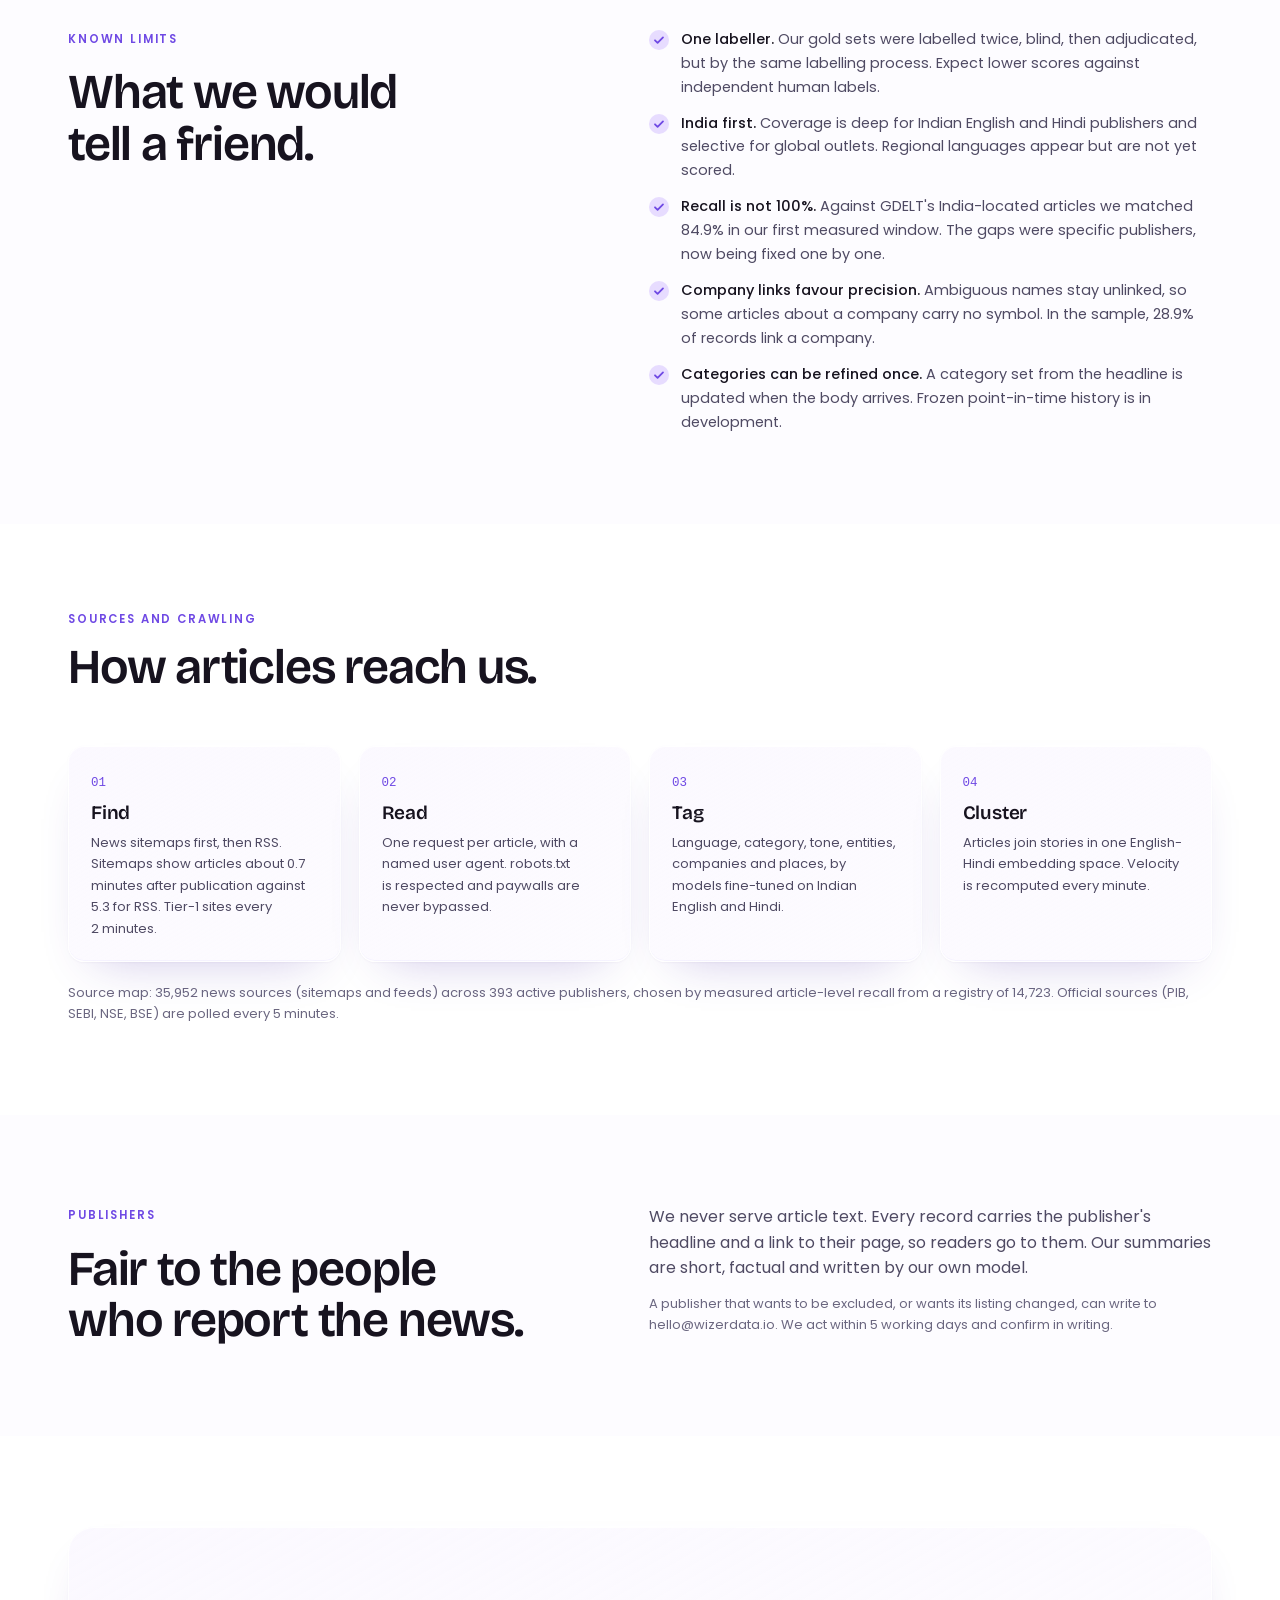
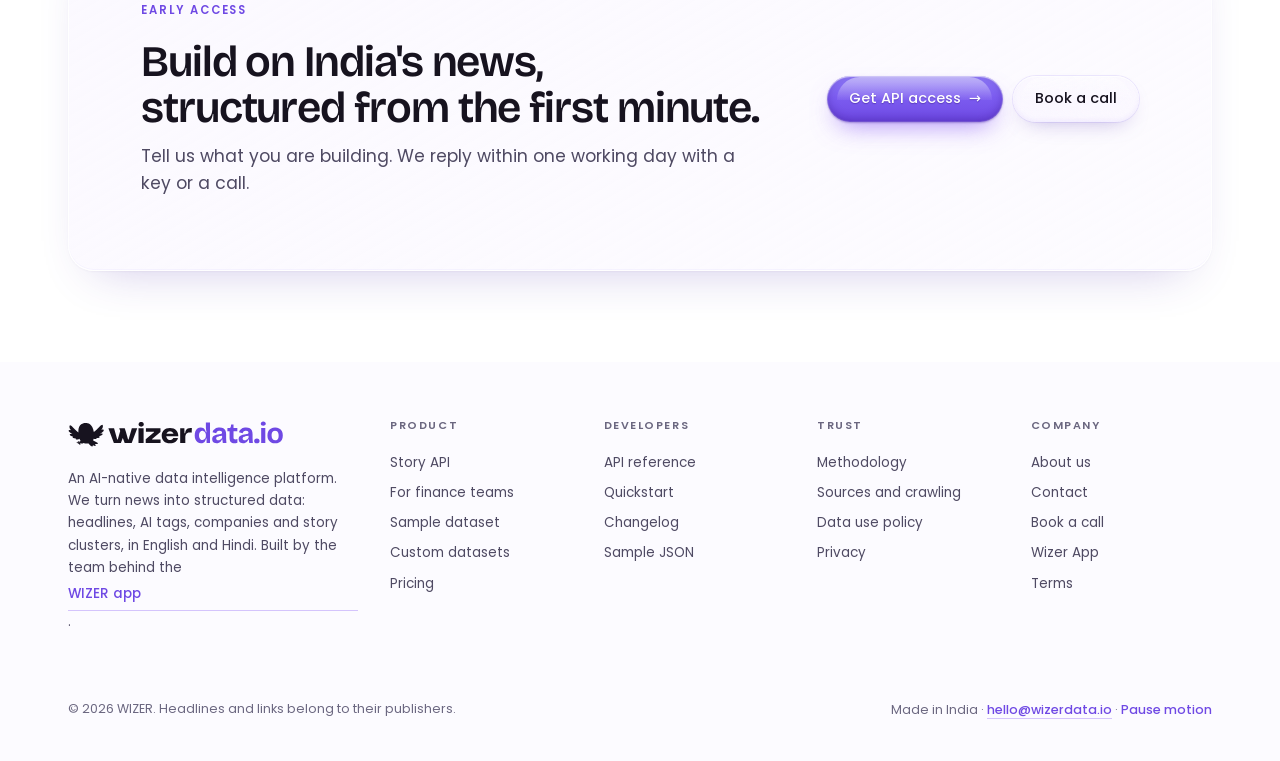
<file: methodology.html>
<!doctype html>
<html lang="en">
<head>
<meta charset="utf-8">
<meta name="viewport" content="width=device-width, initial-scale=1, viewport-fit=cover">
<title>Methodology · How WIZER Data is measured</title>
<meta name="description" content="How WIZER Data finds, extracts, tags and clusters Indian news, with every accuracy number, its test set, date and known weaknesses.">
<link rel="canonical" href="https://wizerdata.io/methodology">
<meta name="theme-color" content="#ffffff" media="(prefers-color-scheme: light)">
<meta name="theme-color" content="#0f0d16" media="(prefers-color-scheme: dark)">
<meta property="og:type" content="website">
<meta property="og:site_name" content="WIZER Data">
<meta property="og:title" content="Methodology · How WIZER Data is measured">
<meta property="og:description" content="How WIZER Data finds, extracts, tags and clusters Indian news, with every accuracy number, its test set, date and known weaknesses.">
<meta property="og:url" content="https://wizerdata.io/methodology">
<meta property="og:image" content="https://wizerdata.io/assets/img/og.png">
<meta property="og:image:width" content="1200"><meta property="og:image:height" content="630">
<meta property="og:image:alt" content="WIZER Data: India's news as structured data">
<meta name="twitter:card" content="summary_large_image">
<meta name="twitter:title" content="Methodology · How WIZER Data is measured">
<meta name="twitter:description" content="How WIZER Data finds, extracts, tags and clusters Indian news, with every accuracy number, its test set, date and known weaknesses.">
<meta name="twitter:image" content="https://wizerdata.io/assets/img/og.png">
<link rel="icon" href="assets/img/favicon.svg" type="image/svg+xml">
<link rel="icon" href="assets/img/favicon-32.png" sizes="32x32" type="image/png">
<link rel="apple-touch-icon" href="assets/img/apple-touch-icon.png">
<link rel="manifest" href="site.webmanifest">
<link rel="preconnect" href="https://fonts.googleapis.com">
<link rel="preconnect" href="https://fonts.gstatic.com" crossorigin>
<link rel="stylesheet" href="https://fonts.googleapis.com/css2?family=Bricolage+Grotesque:opsz,wght@12..96,500;12..96,600&family=Poppins:wght@400;500;600&display=swap">
<link rel="stylesheet" href="assets/css/site.5a1351df.css">
<script type="application/ld+json">{"@context": "https://schema.org", "@graph": [{"@type": "Organization", "name": "WIZER", "url": "https://letswizer.com", "logo": "https://wizerdata.io/assets/img/icon-512.png", "email": "hello@wizerdata.io"}, {"@type": "WebSite", "name": "WIZER Data", "url": "https://wizerdata.io"}]}</script>
</head>
<body>
<a class="skip" href="#main">Skip to content</a>
<header class="nav" id="nav">
  <div class="wrap">
    <a href="index.html" class="logo" aria-label="WIZER Data home"><svg class="" viewBox="440 334 8452 1020" aria-hidden="true" focusable="false"><path d="M1551.42 1000.61C1566.74 1015.77 1560.55 1039.88 1536.38 1043.42C1505.86 1047.88 1475.66 1040.4 1447.03 1026.11C1439.7 1051.25 1430.27 1073.07 1419.36 1092.01C1444.07 1109.39 1484.93 1129.93 1523.35 1149.23C1584.04 1179.74 1638.64 1207.17 1613.8 1214.26C1590.6 1239.14 1542.91 1243.11 1498.71 1235.86C1524.87 1272.66 1540.91 1303.82 1520.14 1309.75C1495.34 1316.83 1450.35 1298.96 1410.51 1274.37C1420.58 1301.6 1422.37 1323.52 1403.71 1328.85C1363.22 1340.41 1281.71 1261.89 1247.91 1212.39C1228.83 1216.44 1212.98 1218.03 1203.06 1219.03C1196.94 1219.64 1193.07 1220.03 1192.07 1220.63C1135.8 1222.23 1088.29 1212.82 1048.39 1196.03C1040.02 1203.17 1030.21 1208.85 1019.55 1212.67C1006.04 1217.51 991.646 1219.18 977.819 1217.53C965.038 1216.01 953.147 1211.68 943.18 1204.95C934.425 1212.33 924.583 1220.1 914.13 1228.09C913.468 1228.59 912.826 1229.08 912.205 1229.55C924.686 1257.32 928.536 1274.41 917.597 1278.69C904.723 1283.72 894.342 1271.22 880.806 1246.6C874.782 1242.02 866.348 1235.52 854.084 1226.8C843.135 1219 832.289 1211.92 822.333 1205.43C791.316 1185.19 769.117 1170.71 780.46 1158.41C789.764 1148.31 814.084 1159.07 844.739 1178.66C828.035 1149.1 816.465 1128 832.641 1121.67C847.305 1115.94 865.054 1139.2 883.921 1173.29C884.014 1172.44 884.117 1171.6 884.211 1170.77C887.605 1142.13 889.768 1123.85 906.317 1126.42C911.274 1127.18 914.668 1130.47 916.811 1135.76C919.605 1125.04 925.018 1114.81 932.645 1105.85C913.54 1080.87 898.865 1053.82 887.947 1026.87C851.279 1051.36 811.021 1066.77 770.183 1060.81C746.028 1057.28 739.829 1033.16 755.135 1017.99C722.297 1021.47 685.671 1019.29 647.183 1005.71C622.376 996.947 617.739 969.389 638.779 954.891C640.828 953.481 642.908 952.08 645.04 950.698C554.154 923.621 488.291 891.324 515.406 854.242C518.842 849.54 524.379 846.065 530.464 844.437C552.394 838.552 581.238 839.098 613.393 844.528C516.514 797.332 432.964 741.751 475.272 693.482C477.539 690.899 480.467 688.507 483.976 687.452C498.816 683.004 526.884 687.37 560.725 698.239C518.615 649.297 482.32 586.548 502.708 517.961C505.637 508.11 512.829 497.815 524.389 498.524C572.472 501.462 658.608 615.735 736.186 689.571C766.84 718.74 809.593 752.192 848.878 782.262C821.877 441.342 1052.49 407.962 1118.07 407.962C1119.69 407.962 1121.72 407.907 1124.16 407.853C1175.28 406.589 1400.19 401.05 1453.61 767.982C1493.99 737.131 1538.66 702.359 1570.38 672.181C1647.96 598.345 1734.1 484.081 1782.18 481.134C1793.73 480.424 1800.93 490.72 1803.86 500.58C1824.24 569.158 1787.96 631.916 1745.83 680.858C1779.69 669.98 1807.74 665.614 1822.58 670.062C1826.1 671.117 1829.02 673.509 1831.29 676.092C1873.61 724.361 1790.06 779.942 1693.18 827.138C1725.33 821.708 1754.18 821.162 1776.11 827.047C1782.19 828.684 1787.73 832.158 1791.16 836.861C1818.27 873.942 1752.42 906.231 1661.53 933.307C1663.66 934.69 1665.74 936.091 1667.79 937.5C1688.83 951.998 1684.19 979.557 1659.39 988.316C1620.9 1001.9 1584.27 1004.08 1551.42 1000.61ZM2664.45 1196.22L2589.84 996.474L2514.8 1196.22H2239.1L2024.25 621.029H2246.55L2370.74 1058.7H2391.85L2488.43 724.997L2449.6 621.029H2666.53L2707.71 747.226L2796.09 1058.7H2817.2L2943.88 621.029H3156.24L2940.15 1196.22H2664.45ZM4766.17 907.895C4766.17 917.4 4765.82 926.804 4765.12 936.091H4294.16C4297.07 956.91 4303.14 977.029 4312.14 995.438C4325.22 1022.19 4344.03 1044.41 4366.69 1059.86C4389.34 1075.3 4415.04 1083.43 4441.2 1083.43C4467.37 1083.43 4493.06 1075.3 4515.72 1059.86C4537.66 1044.9 4556.01 1023.58 4569.02 997.939H4754.75C4721.78 1121.24 4617.3 1210.77 4441.2 1210.77C4232.75 1210.77 4116.24 1075.17 4116.24 907.895C4116.24 740.623 4226.54 605.021 4441.2 605.021C4657.94 605.021 4766.17 740.623 4766.17 907.895ZM3489.19 1196.22V1049.96L3814.57 776.013V759.642H3496.64V619.937H4067.92V765.099L3740.05 1040.14V1055.42H4071.64V1196.22H3489.19ZM4841.74 1196.22V619.937H5005.68L5009.39 815.305H5034.23C5040.03 764.371 5050.79 723.988 5066.53 694.155C5083.09 663.595 5106.26 641.402 5136.08 627.577C5166.71 613.753 5204.38 606.84 5249.08 606.84C5255.72 606.84 5263.17 607.204 5271.45 607.932C5279.73 607.932 5289.25 608.659 5300 610.114L5292.55 797.842C5279.3 792.021 5264.81 788.383 5249.08 786.927C5234.19 784.745 5220.94 783.653 5209.35 783.653C5177.05 783.653 5148.9 789.11 5124.89 800.025C5101.72 810.939 5083.09 827.674 5069.01 850.231C5055.76 872.787 5047.08 901.165 5042.94 935.363V1196.22H4841.74ZM3205.87 1196.22V619.937H3405.82V1196.22H3205.87ZM3414.56 464.953C3414.56 480.915 3409.78 496.605 3400.69 510.43C3391.62 524.255 3378.55 535.742 3362.81 543.719C3347.08 551.704 3329.23 555.906 3311.07 555.906C3292.91 555.906 3275.05 551.704 3259.32 543.719C3243.59 535.742 3230.52 524.255 3221.44 510.43C3212.36 496.605 3207.58 480.915 3207.58 464.953C3207.58 448.991 3212.36 433.301 3221.44 419.477C3230.52 405.652 3243.59 394.164 3259.32 386.188C3275.05 378.202 3292.91 374 3311.07 374C3329.23 374 3347.08 378.202 3362.81 386.188C3378.55 394.164 3391.62 405.652 3400.69 419.477C3409.78 433.301 3414.56 448.991 3414.56 464.953ZM4575.27 830.585C4573.71 826.81 4572.05 823.09 4570.27 819.443C4557.19 792.694 4538.37 770.474 4515.72 755.021C4493.06 739.577 4467.37 731.446 4441.2 731.446C4415.04 731.446 4389.34 739.577 4366.69 755.021C4344.03 770.474 4325.22 792.694 4312.14 819.443C4310.36 823.09 4308.69 826.81 4307.14 830.585H4575.27ZM921.52 1180.89C920.454 1178.84 919.512 1176.73 918.684 1174.56C918.353 1177.73 917.959 1181.01 917.494 1184.38C918.86 1183.2 920.205 1182.04 921.52 1180.89Z" fill="currentColor"/><path class="logo-accent" d="M5657.12 1210.75C5607.63 1210.75 5564.13 1198 5526.62 1172.5C5489.88 1147 5461.38 1111 5441.13 1064.5C5420.88 1018 5410.75 962.875 5410.75 899.125C5410.75 839.125 5419.75 785.875 5437.75 739.375C5455.75 692.875 5482.38 656.5 5517.62 630.25C5552.88 604 5596.75 590.875 5649.25 590.875C5687.5 590.875 5719.75 598 5746 612.25C5772.25 626.5 5793.63 647.5 5810.12 675.25C5827.38 702.25 5840.88 734.875 5850.63 773.125H5876.5C5871.25 749.125 5866.38 725.875 5861.88 703.375C5858.13 680.125 5855.13 658 5852.88 637C5850.63 616 5849.5 597.625 5849.5 581.875V390.625H6011.5V904.75V1195H5876.5V1024H5854C5845.75 1066 5833 1100.88 5815.75 1128.62C5798.5 1156.38 5776.38 1177 5749.38 1190.5C5723.13 1204 5692.38 1210.75 5657.12 1210.75ZM5711.12 1078C5735.88 1078 5756.88 1072.75 5774.13 1062.25C5791.38 1051.75 5805.62 1038.25 5816.88 1021.75C5828.13 1004.5 5836.38 986.125 5841.63 966.625C5846.88 946.375 5849.5 927.625 5849.5 910.375V889C5849.5 874.75 5847.25 860.125 5842.75 845.125C5839 829.375 5833.38 814 5825.88 799C5818.38 784 5809 770.875 5797.75 759.625C5786.5 747.625 5773.38 738.25 5758.38 731.5C5743.38 724.75 5726.88 721.375 5708.88 721.375C5681.88 721.375 5659 728.875 5640.25 743.875C5621.5 758.875 5606.88 779.875 5596.38 806.875C5585.88 833.125 5580.63 863.875 5580.63 899.125C5580.63 935.125 5585.88 966.625 5596.38 993.625C5607.63 1020.62 5623 1041.62 5642.5 1056.62C5662 1070.88 5684.88 1078 5711.12 1078ZM6265.38 1210.75C6232.38 1210.75 6203.13 1204.38 6177.63 1191.62C6152.13 1178.12 6132.26 1159 6118.01 1134.25C6103.76 1109.5 6096.63 1078.75 6096.63 1042C6096.63 1009.75 6102.63 982.75 6114.63 961C6127.38 939.25 6145.76 921.625 6169.76 908.125C6193.76 894.625 6223.38 883.375 6258.63 874.375C6293.88 865.375 6334.01 857.5 6379.01 850.75C6403.01 847 6422.51 843.625 6437.51 840.625C6453.26 836.875 6464.88 831.25 6472.38 823.75C6479.88 815.5 6483.63 803.875 6483.63 788.875C6483.63 767.875 6476.13 749.875 6461.13 734.875C6446.13 719.875 6422.51 712.375 6390.26 712.375C6368.51 712.375 6348.26 716.125 6329.51 723.625C6311.51 731.125 6295.76 742.375 6282.26 757.375C6269.51 772.375 6260.13 791.5 6254.13 814.75L6111.26 770.875C6120.26 740.125 6133.01 713.5 6149.51 691C6166.76 668.5 6187.38 649.75 6211.38 634.75C6235.38 619 6262.76 607.375 6293.51 599.875C6324.26 592.375 6357.63 588.625 6393.63 588.625C6451.38 588.625 6498.26 598 6534.26 616.75C6571.01 634.75 6598.38 663.25 6616.38 702.25C6634.38 740.5 6643.38 790 6643.38 850.75V952C6643.38 978.25 6643.76 1004.88 6644.51 1031.88C6646.01 1058.88 6647.51 1086.25 6649.01 1114C6651.26 1141 6653.51 1168 6655.76 1195H6512.88C6509.88 1176.25 6506.88 1154.88 6503.88 1130.88C6501.63 1106.12 6499.76 1081.38 6498.26 1056.62H6478.01C6467.51 1085.12 6452.51 1111 6433.01 1134.25C6413.51 1157.5 6389.51 1176.25 6361.01 1190.5C6333.26 1204 6301.38 1210.75 6265.38 1210.75ZM6334.01 1093.75C6348.26 1093.75 6362.51 1091.12 6376.76 1085.88C6391.76 1080.62 6406.01 1073.5 6419.51 1064.5C6433.76 1054.75 6446.51 1042.75 6457.76 1028.5C6469.76 1014.25 6479.51 998.125 6487.01 980.125L6484.76 885.625L6510.63 891.25C6497.13 901 6481.38 908.875 6463.38 914.875C6445.38 920.125 6426.63 924.25 6407.13 927.25C6388.38 930.25 6369.63 933.625 6350.88 937.375C6332.13 941.125 6315.26 946 6300.26 952C6286.01 958 6274.38 966.25 6265.38 976.75C6257.13 986.5 6253.01 1000.38 6253.01 1018.38C6253.01 1041.62 6260.51 1060 6275.51 1073.5C6290.51 1087 6310.01 1093.75 6334.01 1093.75ZM6970.71 1208.5C6904.71 1208.5 6855.96 1191.25 6824.46 1156.75C6793.71 1121.5 6778.34 1065.62 6778.34 989.125V731.5H6692.84L6695.09 604.375H6754.71C6777.96 604.375 6795.21 601 6806.46 594.25C6817.71 587.5 6824.46 575.125 6826.71 557.125L6841.34 472.75H6933.59V604.375H7083.21V736H6933.59V982.375C6933.59 1009.38 6939.96 1028.88 6952.71 1040.88C6965.46 1052.88 6984.96 1058.88 7011.21 1058.88C7025.46 1058.88 7038.96 1057.38 7051.71 1054.38C7065.21 1051.38 7076.84 1046.5 7086.59 1039.75V1190.5C7063.34 1198 7041.96 1202.88 7022.46 1205.12C7002.96 1207.38 6985.71 1208.5 6970.71 1208.5ZM7303.11 1210.75C7270.11 1210.75 7240.86 1204.38 7215.36 1191.62C7189.86 1178.12 7169.98 1159 7155.73 1134.25C7141.48 1109.5 7134.36 1078.75 7134.36 1042C7134.36 1009.75 7140.36 982.75 7152.36 961C7165.11 939.25 7183.48 921.625 7207.48 908.125C7231.48 894.625 7261.11 883.375 7296.36 874.375C7331.61 865.375 7371.73 857.5 7416.73 850.75C7440.73 847 7460.23 843.625 7475.23 840.625C7490.98 836.875 7502.61 831.25 7510.11 823.75C7517.61 815.5 7521.36 803.875 7521.36 788.875C7521.36 767.875 7513.86 749.875 7498.86 734.875C7483.86 719.875 7460.23 712.375 7427.98 712.375C7406.23 712.375 7385.98 716.125 7367.23 723.625C7349.23 731.125 7333.48 742.375 7319.98 757.375C7307.23 772.375 7297.86 791.5 7291.86 814.75L7148.98 770.875C7157.98 740.125 7170.73 713.5 7187.23 691C7204.48 668.5 7225.11 649.75 7249.11 634.75C7273.11 619 7300.48 607.375 7331.23 599.875C7361.98 592.375 7395.36 588.625 7431.36 588.625C7489.11 588.625 7535.98 598 7571.98 616.75C7608.73 634.75 7636.11 663.25 7654.11 702.25C7672.11 740.5 7681.11 790 7681.11 850.75V952C7681.11 978.25 7681.48 1004.88 7682.23 1031.88C7683.73 1058.88 7685.23 1086.25 7686.73 1114C7688.98 1141 7691.23 1168 7693.48 1195H7550.61C7547.61 1176.25 7544.61 1154.88 7541.61 1130.88C7539.36 1106.12 7537.48 1081.38 7535.98 1056.62H7515.73C7505.23 1085.12 7490.23 1111 7470.73 1134.25C7451.23 1157.5 7427.23 1176.25 7398.73 1190.5C7370.98 1204 7339.11 1210.75 7303.11 1210.75ZM7371.73 1093.75C7385.98 1093.75 7400.23 1091.12 7414.48 1085.88C7429.48 1080.62 7443.73 1073.5 7457.23 1064.5C7471.48 1054.75 7484.23 1042.75 7495.48 1028.5C7507.48 1014.25 7517.23 998.125 7524.73 980.125L7522.48 885.625L7548.36 891.25C7534.86 901 7519.11 908.875 7501.11 914.875C7483.11 920.125 7464.36 924.25 7444.86 927.25C7426.11 930.25 7407.36 933.625 7388.61 937.375C7369.86 941.125 7352.98 946 7337.98 952C7323.73 958 7312.11 966.25 7303.11 976.75C7294.86 986.5 7290.73 1000.38 7290.73 1018.38C7290.73 1041.62 7298.23 1060 7313.23 1073.5C7328.23 1087 7347.73 1093.75 7371.73 1093.75ZM7848.61 1209.62C7813.36 1209.62 7786.73 1202.12 7768.73 1187.12C7751.48 1172.12 7742.86 1148.88 7742.86 1117.38C7742.86 1085.12 7751.48 1061.5 7768.73 1046.5C7786.73 1031.5 7813.36 1024 7848.61 1024C7884.61 1024 7911.23 1031.5 7928.48 1046.5C7946.48 1061.5 7955.48 1085.12 7955.48 1117.38C7955.48 1178.88 7919.86 1209.62 7848.61 1209.62ZM8018.98 1195V604.375H8180.98V1195H8018.98ZM8101.11 515.5C8069.61 515.5 8045.23 509.125 8027.98 496.375C8011.48 482.875 8003.23 463.375 8003.23 437.875C8003.23 411.625 8011.48 391.75 8027.98 378.25C8045.23 364.75 8069.61 358 8101.11 358C8133.36 358 8157.73 364.75 8174.23 378.25C8191.48 391.75 8200.11 411.625 8200.11 437.875C8200.11 462.625 8191.48 481.75 8174.23 495.25C8157.73 508.75 8133.36 515.5 8101.11 515.5ZM8565 1210.75C8505.75 1210.75 8453.62 1199.12 8408.62 1175.88C8363.62 1151.88 8328.37 1117 8302.87 1071.25C8277.37 1024.75 8264.62 967 8264.62 898C8264.62 829 8277.37 771.625 8302.87 725.875C8329.12 680.125 8364.75 646 8409.75 623.5C8455.5 600.25 8507.25 588.625 8565 588.625C8624.25 588.625 8676.37 600.25 8721.37 623.5C8767.12 646.75 8802.75 681.625 8828.25 728.125C8854.5 773.875 8867.62 831.25 8867.62 900.25C8867.62 970 8854.12 1028.12 8827.12 1074.62C8800.87 1120.38 8764.87 1154.5 8719.12 1177C8674.12 1199.5 8622.75 1210.75 8565 1210.75ZM8570.62 1090.38C8599.87 1090.38 8624.25 1083.62 8643.75 1070.12C8664 1056.62 8679 1036.38 8688.75 1009.38C8699.25 981.625 8704.5 948.25 8704.5 909.25C8704.5 868 8698.87 833.125 8687.62 804.625C8677.12 775.375 8661.37 753.25 8640.37 738.25C8619.37 722.5 8592.75 714.625 8560.5 714.625C8532.75 714.625 8508.75 721.375 8488.5 734.875C8468.25 747.625 8452.87 767.875 8442.37 795.625C8431.87 822.625 8426.62 856 8426.62 895.75C8426.62 959.5 8439.37 1007.88 8464.87 1040.88C8490.37 1073.88 8525.62 1090.38 8570.62 1090.38Z"/></svg></a>
    <nav class="nav-links" aria-label="Primary"><div class="dd" data-dd><button class="dd-btn" type="button" aria-expanded="false" aria-controls="dd-products">Products<svg class="chev" width="10" height="10" viewBox="0 0 10 10" aria-hidden="true"><path d="M2 3.5l3 3 3-3" fill="none" stroke="currentColor" stroke-width="1.5" stroke-linecap="round" stroke-linejoin="round"/></svg></button><div class="dd-panel" id="dd-products" hidden><div class="dd-grid"><a class="dd-item" href="index.html#story-api"><span class="dd-ico" aria-hidden="true"><svg width="20" height="20" viewBox="0 0 20 20" fill="none" stroke="currentColor" stroke-width="1.5" stroke-linecap="round" stroke-linejoin="round"><path d="M4 5h9a2 2 0 012 2v9H6a2 2 0 01-2-2V5z"/><path d="M15 9h1.5a1.5 1.5 0 011.5 1.5V15a1 1 0 01-1 1h-2"/><path d="M7 8.5h5M7 11.5h5M7 14h3"/></svg></span><span class="dd-txt"><b>News &amp; Story API</b><span>Indian news with AI tags, companies and story clusters, in English and Hindi.</span></span></a><a class="dd-item" href="finance.html"><span class="dd-ico" aria-hidden="true"><svg width="20" height="20" viewBox="0 0 20 20" fill="none" stroke="currentColor" stroke-width="1.5" stroke-linecap="round" stroke-linejoin="round"><path d="M3.5 16.5h13"/><path d="M5.5 13l3-3.5 2.5 2 4-5"/><path d="M12.5 6.5H15V9"/></svg></span><span class="dd-txt"><b>Finance data</b><span>Company-tagged news with NSE, BSE and ISIN, for quant and research teams.</span></span></a><a class="dd-item" href="sample.html"><span class="dd-ico" aria-hidden="true"><svg width="20" height="20" viewBox="0 0 20 20" fill="none" stroke="currentColor" stroke-width="1.5" stroke-linecap="round" stroke-linejoin="round"><rect x="3.5" y="4" width="13" height="12" rx="2"/><path d="M3.5 8h13M3.5 12h13M8 4v12"/></svg></span><span class="dd-txt"><b>Sample dataset</b><span>The latest real records, every field. No sign-up.</span></span></a><a class="dd-item" href="index.html#custom"><span class="dd-ico" aria-hidden="true"><svg width="20" height="20" viewBox="0 0 20 20" fill="none" stroke="currentColor" stroke-width="1.5" stroke-linecap="round" stroke-linejoin="round"><path d="M4 6h7M14 6h2M4 10h2M9 10h7M4 14h9M16 14h0"/><circle cx="12.5" cy="6" r="1.5"/><circle cx="7.5" cy="10" r="1.5"/><circle cx="14.5" cy="14" r="1.5"/></svg></span><span class="dd-txt"><b>Custom datasets</b><span>Your sources, regions, history and delivery format.</span></span></a></div></div></div><div class="dd" data-dd><button class="dd-btn is-here" type="button" aria-expanded="false" aria-controls="dd-docs">Docs<svg class="chev" width="10" height="10" viewBox="0 0 10 10" aria-hidden="true"><path d="M2 3.5l3 3 3-3" fill="none" stroke="currentColor" stroke-width="1.5" stroke-linecap="round" stroke-linejoin="round"/></svg></button><div class="dd-panel" id="dd-docs" hidden><div class="dd-grid"><a class="dd-item" href="docs.html"><span class="dd-ico" aria-hidden="true"><svg width="20" height="20" viewBox="0 0 20 20" fill="none" stroke="currentColor" stroke-width="1.5" stroke-linecap="round" stroke-linejoin="round"><path d="M5 3.5h8l2.5 2.5v10.5H5z"/><path d="M8 9.5l-1.5 1.5L8 12.5M12 9.5l1.5 1.5-1.5 1.5"/></svg></span><span class="dd-txt"><b>API reference</b><span>Endpoints, parameters, errors and rate limits.</span></span></a><a class="dd-item" href="docs.html#quickstart"><span class="dd-ico" aria-hidden="true"><svg width="20" height="20" viewBox="0 0 20 20" fill="none" stroke="currentColor" stroke-width="1.5" stroke-linecap="round" stroke-linejoin="round"><path d="M11 3L5 11h4.5L9 17l6-8h-4.5z"/></svg></span><span class="dd-txt"><b>Quickstart</b><span>Your first call in curl, Python or JavaScript.</span></span></a><a class="dd-item" href="docs.html#schema"><span class="dd-ico" aria-hidden="true"><svg width="20" height="20" viewBox="0 0 20 20" fill="none" stroke="currentColor" stroke-width="1.5" stroke-linecap="round" stroke-linejoin="round"><path d="M10 3.5l6.5 3.25L10 10 3.5 6.75z"/><path d="M3.5 10.25L10 13.5l6.5-3.25"/><path d="M3.5 13.75L10 17l6.5-3.25"/></svg></span><span class="dd-txt"><b>Record schema</b><span>Every field, its type and how often it is filled.</span></span></a><a class="dd-item" href="methodology.html" aria-current="page"><span class="dd-ico" aria-hidden="true"><svg width="20" height="20" viewBox="0 0 20 20" fill="none" stroke="currentColor" stroke-width="1.5" stroke-linecap="round" stroke-linejoin="round"><circle cx="10" cy="10" r="6.5"/><circle cx="10" cy="10" r="3.5"/><circle cx="10" cy="10" r=".8" fill="currentColor"/></svg></span><span class="dd-txt"><b>Methodology</b><span>How every accuracy number is measured, with its limits.</span></span></a><a class="dd-item" href="docs.html#changelog"><span class="dd-ico" aria-hidden="true"><svg width="20" height="20" viewBox="0 0 20 20" fill="none" stroke="currentColor" stroke-width="1.5" stroke-linecap="round" stroke-linejoin="round"><circle cx="10" cy="10" r="6.5"/><path d="M10 6.5V10l2.5 1.5"/></svg></span><span class="dd-txt"><b>Changelog</b><span>What changed in the API and the pipeline.</span></span></a><a class="dd-item" href="openapi.json"><span class="dd-ico" aria-hidden="true"><svg width="20" height="20" viewBox="0 0 20 20" fill="none" stroke="currentColor" stroke-width="1.5" stroke-linecap="round" stroke-linejoin="round"><path d="M7.5 5C6 5 5.5 5.8 5.5 7v1.5c0 .8-.5 1.5-1.5 1.5 1 0 1.5.7 1.5 1.5V13c0 1.2.5 2 2 2M12.5 5c1.5 0 2 .8 2 2v1.5c0 .8.5 1.5 1.5 1.5-1 0-1.5.7-1.5 1.5V13c0 1.2-.5 2-2 2"/></svg></span><span class="dd-txt"><b>OpenAPI spec</b><span>Machine-readable contract. Postman collection on the reference page.</span></span></a></div></div></div><a href="pricing.html">Pricing</a></nav>
    <div class="nav-cta">
      <a href="https://cal.id/vaish/wizerdata-discovery-call" target="_blank" rel="noopener" class="btn btn-ghost btn-sm">Book a call</a>
      <a href="contact.html?intent=key" class="btn btn-primary btn-sm">Get API access</a>
      <button class="menu-btn" type="button" aria-label="Open menu" aria-expanded="false" aria-controls="mobile-menu"><span></span><span></span><span></span></button>
    </div>
  </div>
  <nav class="mobile-menu" id="mobile-menu" aria-label="Mobile"><p class="mm-h">Products</p><a href="index.html#story-api">News &amp; Story API</a><a href="finance.html">Finance data</a><a href="sample.html">Sample dataset</a><a href="index.html#custom">Custom datasets</a><p class="mm-h">Docs</p><a href="docs.html">API reference</a><a href="docs.html#quickstart">Quickstart</a><a href="docs.html#schema">Record schema</a><a href="methodology.html">Methodology</a><a href="docs.html#changelog">Changelog</a><a href="openapi.json">OpenAPI spec</a><a href="pricing.html">Pricing</a><a href="https://cal.id/vaish/wizerdata-discovery-call" target="_blank" rel="noopener">Book a call</a><a class="btn btn-primary" href="contact.html?intent=key">Get API access</a></nav>
</header>
<main id="main">

<section class="page-hero" aria-labelledby="m-h">
  <canvas class="silk-bg" data-art="silk" aria-hidden="true"></canvas>
  <div class="wrap">
    <div class="sec-head" style="margin-bottom:0;max-width:820px">
      <span class="eyebrow">Methodology</span>
      <h1 id="m-h">Every number,<br><span class="grad-text">with its working shown.</span></h1>
      <p class="lede">Each figure on this site comes from a test you could repeat: a named gold set, a date and a definition. Where a result has a weakness, we say so here.</p>
    </div>
  </div>
</section>

<section style="padding-top:16px" aria-labelledby="scores-h">
  <div class="wrap">
    <div class="sec-head"><span class="eyebrow">Scoreboard</span><h2 id="scores-h">Measured, not estimated.</h2></div>
    <div class="grid-3">
      <div class="trust"><span class="tag v">Speed</span><div class="score">96.2<small>%</small></div><p>of 2,442 articles that both WIZER and GDELT found were seen by WIZER first. Median lead 39 minutes (quartiles 25 and 71).</p><div class="meter"><i style="width:96.2%"></i></div><p class="src">Window 8 Oct 2026, 09:30 to 17:30 UTC</p></div>
      <div class="trust"><span class="tag v">Detection</span><div class="score">7.1<small>min</small></div><p>Median time from a tier-1 publisher's timestamp to our first sight, for articles found within 6 hours. Articles a site lists late are reported separately.</p><div class="meter"><i style="width:80%"></i></div><p class="src">48 hours of polling, 288,768 polls</p></div>
      <div class="trust"><span class="tag v">Processing</span><div class="score">0.74<small>s</small></div><p>Median from first sight to embedded and categorised. 99th percentile 3.2 seconds.</p><div class="meter"><i style="width:92%"></i></div><p class="src">Fast lane, 13 Oct 2026</p></div>
      <div class="trust"><span class="tag v">Stories</span><div class="score">0.868</div><p>B-cubed F1 for story clustering on held-out test stories: English 0.850, Hindi 0.876. Precision 0.864, recall 0.872.</p><div class="meter"><i style="width:86.8%"></i></div><p class="src">Story gold, tuned on a separate split, 16 Oct 2026</p></div>
      <div class="trust"><span class="tag v">Category</span><div class="score">89.4<small>%</small></div><p>Accuracy once the article body arrives (English 91.5%, Hindi 87.4%); 86.7% from the headline alone at discovery.</p><div class="meter"><i style="width:89.4%"></i></div><p class="src">1,559 double-labelled en and hi items, 14 Oct 2026</p></div>
      <div class="trust"><span class="tag v">Tone</span><div class="score">0.855</div><p>Macro-F1 for positive, neutral and negative (English 0.838, Hindi 0.871). Sensationalism rank correlation 0.764.</p><div class="meter"><i style="width:85.5%"></i></div><p class="src">Tone gold set, 22 Oct 2026</p></div>
      <div class="trust"><span class="tag v">Entities</span><div class="score">0.815</div><p>Strict F1 for people, organisations and places (English 0.821, Hindi 0.808). Hindi organisations are the weakest class at 0.71.</p><div class="meter"><i style="width:81.5%"></i></div><p class="src">NER gold, fine-tuned model, 16 Oct 2026</p></div>
      <div class="trust"><span class="tag v">Extraction</span><div class="score">0.983</div><p>Token F1 of our extracted text against the publisher's own text; 96.2% of text articles extracted in full. Used for tagging only, never served.</p><div class="meter"><i style="width:98.3%"></i></div><p class="src">175-page gold set, 10 Oct 2026</p></div>
      <div class="trust"><span class="tag v">Language</span><div class="score">98.7<small>%</small></div><p>Language detected from the text agrees with the script on publisher-labelled headlines. Detection agrees with the publisher's declared language 98.8% of the time.</p><div class="meter"><i style="width:98.7%"></i></div><p class="src">3,031 headlines, 13 Oct 2026</p></div>
    </div>
  </div>
</section>

<section class="band" aria-labelledby="limits-h"><canvas class="band-art" data-art="silk" aria-hidden="true"></canvas>
  <div class="wrap grid-2" style="align-items:start">
    <div><span class="eyebrow">Known limits</span><h2 id="limits-h" style="margin-top:14px">What we would<br>tell a friend.</h2></div>
    <ul class="checklist">
      <li><span><b>One labeller.</b> Our gold sets were labelled twice, blind, then adjudicated, but by the same labelling process. Expect lower scores against independent human labels.</span></li>
      <li><span><b>India first.</b> Coverage is deep for Indian English and Hindi publishers and selective for global outlets. Regional languages appear but are not yet scored.</span></li>
      <li><span><b>Recall is not 100%.</b> Against GDELT's India-located articles we matched 84.9% in our first measured window. The gaps were specific publishers, now being fixed one by one.</span></li>
      <li><span><b>Company links favour precision.</b> Ambiguous names stay unlinked, so some articles about a company carry no symbol. In the sample, 28.9% of records link a company.</span></li>
      <li><span><b>Categories can be refined once.</b> A category set from the headline is updated when the body arrives. Frozen point-in-time history is in development.</span></li>
    </ul>
  </div>
</section>

<section id="sources" aria-labelledby="src-h">
  <div class="wrap">
    <div class="sec-head"><span class="eyebrow">Sources and crawling</span><h2 id="src-h">How articles reach us.</h2></div>
    <div class="grid-4">
      <div class="card-flat" style="padding:22px"><span class="n mono" style="color:var(--accent-ink);font-size:12.5px">01</span><h3 style="margin:8px 0 6px">Find</h3><p class="small" style="color:var(--ink-2)">News sitemaps first, then RSS. Sitemaps show articles about 0.7 minutes after publication against 5.3 for RSS. Tier-1 sites every 2 minutes.</p></div>
      <div class="card-flat" style="padding:22px"><span class="n mono" style="color:var(--accent-ink);font-size:12.5px">02</span><h3 style="margin:8px 0 6px">Read</h3><p class="small" style="color:var(--ink-2)">One request per article, with a named user agent. robots.txt is respected and paywalls are never bypassed.</p></div>
      <div class="card-flat" style="padding:22px"><span class="n mono" style="color:var(--accent-ink);font-size:12.5px">03</span><h3 style="margin:8px 0 6px">Tag</h3><p class="small" style="color:var(--ink-2)">Language, category, tone, entities, companies and places, by models fine-tuned on Indian English and Hindi.</p></div>
      <div class="card-flat" style="padding:22px"><span class="n mono" style="color:var(--accent-ink);font-size:12.5px">04</span><h3 style="margin:8px 0 6px">Cluster</h3><p class="small" style="color:var(--ink-2)">Articles join stories in one English-Hindi embedding space. Velocity is recomputed every minute.</p></div>
    </div>
    <p class="muted" style="margin-top:20px">Source map: 35,952 news sources (sitemaps and feeds) across 393 active publishers, chosen by measured article-level recall from a registry of 14,723. Official sources (PIB, SEBI, NSE, BSE) are polled every 5 minutes.</p>
  </div>
</section>

<section class="band" aria-labelledby="pub-h"><canvas class="band-art" data-art="silk" aria-hidden="true"></canvas>
  <div class="wrap grid-2" style="align-items:start">
    <div><span class="eyebrow">Publishers</span><h2 id="pub-h" style="margin-top:14px">Fair to the people<br>who report the news.</h2></div>
    <div class="stack">
      <p class="lede" style="font-size:16px">We never serve article text. Every record carries the publisher's headline and a link to their page, so readers go to them. Our summaries are short, factual and written by our own model.</p>
      <p class="muted">A publisher that wants to be excluded, or wants its listing changed, can write to hello@wizerdata.io. We act within 5 working days and confirm in writing.</p>
    </div>
  </div>
</section>

<section class="cta-section" aria-labelledby="cta-h">
  <div class="wrap">
    <div class="cta-band">
      <canvas class="silk" data-art="silk" aria-hidden="true"></canvas>
      <div>
        <span class="eyebrow">Early access</span>
        <h2 id="cta-h" style="margin:14px 0 12px">Build on India's news,<br>structured from the first minute.</h2>
        <p class="lede">Tell us what you are building. We reply within one working day with a key or a call.</p>
      </div>
      <div class="ctas"><a href="contact.html?intent=key" class="btn btn-primary">Get API access <span class="arr">→</span></a><a href="https://cal.id/vaish/wizerdata-discovery-call" target="_blank" rel="noopener" class="btn btn-ghost">Book a call</a></div>
    </div>
  </div>
</section>
</main>
<footer class="site">
  <div class="wrap">
    <div class="foot">
      <div>
        <a href="index.html" class="logo" aria-label="WIZER Data home"><svg class="" viewBox="440 334 8452 1020" aria-hidden="true" focusable="false"><path d="M1551.42 1000.61C1566.74 1015.77 1560.55 1039.88 1536.38 1043.42C1505.86 1047.88 1475.66 1040.4 1447.03 1026.11C1439.7 1051.25 1430.27 1073.07 1419.36 1092.01C1444.07 1109.39 1484.93 1129.93 1523.35 1149.23C1584.04 1179.74 1638.64 1207.17 1613.8 1214.26C1590.6 1239.14 1542.91 1243.11 1498.71 1235.86C1524.87 1272.66 1540.91 1303.82 1520.14 1309.75C1495.34 1316.83 1450.35 1298.96 1410.51 1274.37C1420.58 1301.6 1422.37 1323.52 1403.71 1328.85C1363.22 1340.41 1281.71 1261.89 1247.91 1212.39C1228.83 1216.44 1212.98 1218.03 1203.06 1219.03C1196.94 1219.64 1193.07 1220.03 1192.07 1220.63C1135.8 1222.23 1088.29 1212.82 1048.39 1196.03C1040.02 1203.17 1030.21 1208.85 1019.55 1212.67C1006.04 1217.51 991.646 1219.18 977.819 1217.53C965.038 1216.01 953.147 1211.68 943.18 1204.95C934.425 1212.33 924.583 1220.1 914.13 1228.09C913.468 1228.59 912.826 1229.08 912.205 1229.55C924.686 1257.32 928.536 1274.41 917.597 1278.69C904.723 1283.72 894.342 1271.22 880.806 1246.6C874.782 1242.02 866.348 1235.52 854.084 1226.8C843.135 1219 832.289 1211.92 822.333 1205.43C791.316 1185.19 769.117 1170.71 780.46 1158.41C789.764 1148.31 814.084 1159.07 844.739 1178.66C828.035 1149.1 816.465 1128 832.641 1121.67C847.305 1115.94 865.054 1139.2 883.921 1173.29C884.014 1172.44 884.117 1171.6 884.211 1170.77C887.605 1142.13 889.768 1123.85 906.317 1126.42C911.274 1127.18 914.668 1130.47 916.811 1135.76C919.605 1125.04 925.018 1114.81 932.645 1105.85C913.54 1080.87 898.865 1053.82 887.947 1026.87C851.279 1051.36 811.021 1066.77 770.183 1060.81C746.028 1057.28 739.829 1033.16 755.135 1017.99C722.297 1021.47 685.671 1019.29 647.183 1005.71C622.376 996.947 617.739 969.389 638.779 954.891C640.828 953.481 642.908 952.08 645.04 950.698C554.154 923.621 488.291 891.324 515.406 854.242C518.842 849.54 524.379 846.065 530.464 844.437C552.394 838.552 581.238 839.098 613.393 844.528C516.514 797.332 432.964 741.751 475.272 693.482C477.539 690.899 480.467 688.507 483.976 687.452C498.816 683.004 526.884 687.37 560.725 698.239C518.615 649.297 482.32 586.548 502.708 517.961C505.637 508.11 512.829 497.815 524.389 498.524C572.472 501.462 658.608 615.735 736.186 689.571C766.84 718.74 809.593 752.192 848.878 782.262C821.877 441.342 1052.49 407.962 1118.07 407.962C1119.69 407.962 1121.72 407.907 1124.16 407.853C1175.28 406.589 1400.19 401.05 1453.61 767.982C1493.99 737.131 1538.66 702.359 1570.38 672.181C1647.96 598.345 1734.1 484.081 1782.18 481.134C1793.73 480.424 1800.93 490.72 1803.86 500.58C1824.24 569.158 1787.96 631.916 1745.83 680.858C1779.69 669.98 1807.74 665.614 1822.58 670.062C1826.1 671.117 1829.02 673.509 1831.29 676.092C1873.61 724.361 1790.06 779.942 1693.18 827.138C1725.33 821.708 1754.18 821.162 1776.11 827.047C1782.19 828.684 1787.73 832.158 1791.16 836.861C1818.27 873.942 1752.42 906.231 1661.53 933.307C1663.66 934.69 1665.74 936.091 1667.79 937.5C1688.83 951.998 1684.19 979.557 1659.39 988.316C1620.9 1001.9 1584.27 1004.08 1551.42 1000.61ZM2664.45 1196.22L2589.84 996.474L2514.8 1196.22H2239.1L2024.25 621.029H2246.55L2370.74 1058.7H2391.85L2488.43 724.997L2449.6 621.029H2666.53L2707.71 747.226L2796.09 1058.7H2817.2L2943.88 621.029H3156.24L2940.15 1196.22H2664.45ZM4766.17 907.895C4766.17 917.4 4765.82 926.804 4765.12 936.091H4294.16C4297.07 956.91 4303.14 977.029 4312.14 995.438C4325.22 1022.19 4344.03 1044.41 4366.69 1059.86C4389.34 1075.3 4415.04 1083.43 4441.2 1083.43C4467.37 1083.43 4493.06 1075.3 4515.72 1059.86C4537.66 1044.9 4556.01 1023.58 4569.02 997.939H4754.75C4721.78 1121.24 4617.3 1210.77 4441.2 1210.77C4232.75 1210.77 4116.24 1075.17 4116.24 907.895C4116.24 740.623 4226.54 605.021 4441.2 605.021C4657.94 605.021 4766.17 740.623 4766.17 907.895ZM3489.19 1196.22V1049.96L3814.57 776.013V759.642H3496.64V619.937H4067.92V765.099L3740.05 1040.14V1055.42H4071.64V1196.22H3489.19ZM4841.74 1196.22V619.937H5005.68L5009.39 815.305H5034.23C5040.03 764.371 5050.79 723.988 5066.53 694.155C5083.09 663.595 5106.26 641.402 5136.08 627.577C5166.71 613.753 5204.38 606.84 5249.08 606.84C5255.72 606.84 5263.17 607.204 5271.45 607.932C5279.73 607.932 5289.25 608.659 5300 610.114L5292.55 797.842C5279.3 792.021 5264.81 788.383 5249.08 786.927C5234.19 784.745 5220.94 783.653 5209.35 783.653C5177.05 783.653 5148.9 789.11 5124.89 800.025C5101.72 810.939 5083.09 827.674 5069.01 850.231C5055.76 872.787 5047.08 901.165 5042.94 935.363V1196.22H4841.74ZM3205.87 1196.22V619.937H3405.82V1196.22H3205.87ZM3414.56 464.953C3414.56 480.915 3409.78 496.605 3400.69 510.43C3391.62 524.255 3378.55 535.742 3362.81 543.719C3347.08 551.704 3329.23 555.906 3311.07 555.906C3292.91 555.906 3275.05 551.704 3259.32 543.719C3243.59 535.742 3230.52 524.255 3221.44 510.43C3212.36 496.605 3207.58 480.915 3207.58 464.953C3207.58 448.991 3212.36 433.301 3221.44 419.477C3230.52 405.652 3243.59 394.164 3259.32 386.188C3275.05 378.202 3292.91 374 3311.07 374C3329.23 374 3347.08 378.202 3362.81 386.188C3378.55 394.164 3391.62 405.652 3400.69 419.477C3409.78 433.301 3414.56 448.991 3414.56 464.953ZM4575.27 830.585C4573.71 826.81 4572.05 823.09 4570.27 819.443C4557.19 792.694 4538.37 770.474 4515.72 755.021C4493.06 739.577 4467.37 731.446 4441.2 731.446C4415.04 731.446 4389.34 739.577 4366.69 755.021C4344.03 770.474 4325.22 792.694 4312.14 819.443C4310.36 823.09 4308.69 826.81 4307.14 830.585H4575.27ZM921.52 1180.89C920.454 1178.84 919.512 1176.73 918.684 1174.56C918.353 1177.73 917.959 1181.01 917.494 1184.38C918.86 1183.2 920.205 1182.04 921.52 1180.89Z" fill="currentColor"/><path class="logo-accent" d="M5657.12 1210.75C5607.63 1210.75 5564.13 1198 5526.62 1172.5C5489.88 1147 5461.38 1111 5441.13 1064.5C5420.88 1018 5410.75 962.875 5410.75 899.125C5410.75 839.125 5419.75 785.875 5437.75 739.375C5455.75 692.875 5482.38 656.5 5517.62 630.25C5552.88 604 5596.75 590.875 5649.25 590.875C5687.5 590.875 5719.75 598 5746 612.25C5772.25 626.5 5793.63 647.5 5810.12 675.25C5827.38 702.25 5840.88 734.875 5850.63 773.125H5876.5C5871.25 749.125 5866.38 725.875 5861.88 703.375C5858.13 680.125 5855.13 658 5852.88 637C5850.63 616 5849.5 597.625 5849.5 581.875V390.625H6011.5V904.75V1195H5876.5V1024H5854C5845.75 1066 5833 1100.88 5815.75 1128.62C5798.5 1156.38 5776.38 1177 5749.38 1190.5C5723.13 1204 5692.38 1210.75 5657.12 1210.75ZM5711.12 1078C5735.88 1078 5756.88 1072.75 5774.13 1062.25C5791.38 1051.75 5805.62 1038.25 5816.88 1021.75C5828.13 1004.5 5836.38 986.125 5841.63 966.625C5846.88 946.375 5849.5 927.625 5849.5 910.375V889C5849.5 874.75 5847.25 860.125 5842.75 845.125C5839 829.375 5833.38 814 5825.88 799C5818.38 784 5809 770.875 5797.75 759.625C5786.5 747.625 5773.38 738.25 5758.38 731.5C5743.38 724.75 5726.88 721.375 5708.88 721.375C5681.88 721.375 5659 728.875 5640.25 743.875C5621.5 758.875 5606.88 779.875 5596.38 806.875C5585.88 833.125 5580.63 863.875 5580.63 899.125C5580.63 935.125 5585.88 966.625 5596.38 993.625C5607.63 1020.62 5623 1041.62 5642.5 1056.62C5662 1070.88 5684.88 1078 5711.12 1078ZM6265.38 1210.75C6232.38 1210.75 6203.13 1204.38 6177.63 1191.62C6152.13 1178.12 6132.26 1159 6118.01 1134.25C6103.76 1109.5 6096.63 1078.75 6096.63 1042C6096.63 1009.75 6102.63 982.75 6114.63 961C6127.38 939.25 6145.76 921.625 6169.76 908.125C6193.76 894.625 6223.38 883.375 6258.63 874.375C6293.88 865.375 6334.01 857.5 6379.01 850.75C6403.01 847 6422.51 843.625 6437.51 840.625C6453.26 836.875 6464.88 831.25 6472.38 823.75C6479.88 815.5 6483.63 803.875 6483.63 788.875C6483.63 767.875 6476.13 749.875 6461.13 734.875C6446.13 719.875 6422.51 712.375 6390.26 712.375C6368.51 712.375 6348.26 716.125 6329.51 723.625C6311.51 731.125 6295.76 742.375 6282.26 757.375C6269.51 772.375 6260.13 791.5 6254.13 814.75L6111.26 770.875C6120.26 740.125 6133.01 713.5 6149.51 691C6166.76 668.5 6187.38 649.75 6211.38 634.75C6235.38 619 6262.76 607.375 6293.51 599.875C6324.26 592.375 6357.63 588.625 6393.63 588.625C6451.38 588.625 6498.26 598 6534.26 616.75C6571.01 634.75 6598.38 663.25 6616.38 702.25C6634.38 740.5 6643.38 790 6643.38 850.75V952C6643.38 978.25 6643.76 1004.88 6644.51 1031.88C6646.01 1058.88 6647.51 1086.25 6649.01 1114C6651.26 1141 6653.51 1168 6655.76 1195H6512.88C6509.88 1176.25 6506.88 1154.88 6503.88 1130.88C6501.63 1106.12 6499.76 1081.38 6498.26 1056.62H6478.01C6467.51 1085.12 6452.51 1111 6433.01 1134.25C6413.51 1157.5 6389.51 1176.25 6361.01 1190.5C6333.26 1204 6301.38 1210.75 6265.38 1210.75ZM6334.01 1093.75C6348.26 1093.75 6362.51 1091.12 6376.76 1085.88C6391.76 1080.62 6406.01 1073.5 6419.51 1064.5C6433.76 1054.75 6446.51 1042.75 6457.76 1028.5C6469.76 1014.25 6479.51 998.125 6487.01 980.125L6484.76 885.625L6510.63 891.25C6497.13 901 6481.38 908.875 6463.38 914.875C6445.38 920.125 6426.63 924.25 6407.13 927.25C6388.38 930.25 6369.63 933.625 6350.88 937.375C6332.13 941.125 6315.26 946 6300.26 952C6286.01 958 6274.38 966.25 6265.38 976.75C6257.13 986.5 6253.01 1000.38 6253.01 1018.38C6253.01 1041.62 6260.51 1060 6275.51 1073.5C6290.51 1087 6310.01 1093.75 6334.01 1093.75ZM6970.71 1208.5C6904.71 1208.5 6855.96 1191.25 6824.46 1156.75C6793.71 1121.5 6778.34 1065.62 6778.34 989.125V731.5H6692.84L6695.09 604.375H6754.71C6777.96 604.375 6795.21 601 6806.46 594.25C6817.71 587.5 6824.46 575.125 6826.71 557.125L6841.34 472.75H6933.59V604.375H7083.21V736H6933.59V982.375C6933.59 1009.38 6939.96 1028.88 6952.71 1040.88C6965.46 1052.88 6984.96 1058.88 7011.21 1058.88C7025.46 1058.88 7038.96 1057.38 7051.71 1054.38C7065.21 1051.38 7076.84 1046.5 7086.59 1039.75V1190.5C7063.34 1198 7041.96 1202.88 7022.46 1205.12C7002.96 1207.38 6985.71 1208.5 6970.71 1208.5ZM7303.11 1210.75C7270.11 1210.75 7240.86 1204.38 7215.36 1191.62C7189.86 1178.12 7169.98 1159 7155.73 1134.25C7141.48 1109.5 7134.36 1078.75 7134.36 1042C7134.36 1009.75 7140.36 982.75 7152.36 961C7165.11 939.25 7183.48 921.625 7207.48 908.125C7231.48 894.625 7261.11 883.375 7296.36 874.375C7331.61 865.375 7371.73 857.5 7416.73 850.75C7440.73 847 7460.23 843.625 7475.23 840.625C7490.98 836.875 7502.61 831.25 7510.11 823.75C7517.61 815.5 7521.36 803.875 7521.36 788.875C7521.36 767.875 7513.86 749.875 7498.86 734.875C7483.86 719.875 7460.23 712.375 7427.98 712.375C7406.23 712.375 7385.98 716.125 7367.23 723.625C7349.23 731.125 7333.48 742.375 7319.98 757.375C7307.23 772.375 7297.86 791.5 7291.86 814.75L7148.98 770.875C7157.98 740.125 7170.73 713.5 7187.23 691C7204.48 668.5 7225.11 649.75 7249.11 634.75C7273.11 619 7300.48 607.375 7331.23 599.875C7361.98 592.375 7395.36 588.625 7431.36 588.625C7489.11 588.625 7535.98 598 7571.98 616.75C7608.73 634.75 7636.11 663.25 7654.11 702.25C7672.11 740.5 7681.11 790 7681.11 850.75V952C7681.11 978.25 7681.48 1004.88 7682.23 1031.88C7683.73 1058.88 7685.23 1086.25 7686.73 1114C7688.98 1141 7691.23 1168 7693.48 1195H7550.61C7547.61 1176.25 7544.61 1154.88 7541.61 1130.88C7539.36 1106.12 7537.48 1081.38 7535.98 1056.62H7515.73C7505.23 1085.12 7490.23 1111 7470.73 1134.25C7451.23 1157.5 7427.23 1176.25 7398.73 1190.5C7370.98 1204 7339.11 1210.75 7303.11 1210.75ZM7371.73 1093.75C7385.98 1093.75 7400.23 1091.12 7414.48 1085.88C7429.48 1080.62 7443.73 1073.5 7457.23 1064.5C7471.48 1054.75 7484.23 1042.75 7495.48 1028.5C7507.48 1014.25 7517.23 998.125 7524.73 980.125L7522.48 885.625L7548.36 891.25C7534.86 901 7519.11 908.875 7501.11 914.875C7483.11 920.125 7464.36 924.25 7444.86 927.25C7426.11 930.25 7407.36 933.625 7388.61 937.375C7369.86 941.125 7352.98 946 7337.98 952C7323.73 958 7312.11 966.25 7303.11 976.75C7294.86 986.5 7290.73 1000.38 7290.73 1018.38C7290.73 1041.62 7298.23 1060 7313.23 1073.5C7328.23 1087 7347.73 1093.75 7371.73 1093.75ZM7848.61 1209.62C7813.36 1209.62 7786.73 1202.12 7768.73 1187.12C7751.48 1172.12 7742.86 1148.88 7742.86 1117.38C7742.86 1085.12 7751.48 1061.5 7768.73 1046.5C7786.73 1031.5 7813.36 1024 7848.61 1024C7884.61 1024 7911.23 1031.5 7928.48 1046.5C7946.48 1061.5 7955.48 1085.12 7955.48 1117.38C7955.48 1178.88 7919.86 1209.62 7848.61 1209.62ZM8018.98 1195V604.375H8180.98V1195H8018.98ZM8101.11 515.5C8069.61 515.5 8045.23 509.125 8027.98 496.375C8011.48 482.875 8003.23 463.375 8003.23 437.875C8003.23 411.625 8011.48 391.75 8027.98 378.25C8045.23 364.75 8069.61 358 8101.11 358C8133.36 358 8157.73 364.75 8174.23 378.25C8191.48 391.75 8200.11 411.625 8200.11 437.875C8200.11 462.625 8191.48 481.75 8174.23 495.25C8157.73 508.75 8133.36 515.5 8101.11 515.5ZM8565 1210.75C8505.75 1210.75 8453.62 1199.12 8408.62 1175.88C8363.62 1151.88 8328.37 1117 8302.87 1071.25C8277.37 1024.75 8264.62 967 8264.62 898C8264.62 829 8277.37 771.625 8302.87 725.875C8329.12 680.125 8364.75 646 8409.75 623.5C8455.5 600.25 8507.25 588.625 8565 588.625C8624.25 588.625 8676.37 600.25 8721.37 623.5C8767.12 646.75 8802.75 681.625 8828.25 728.125C8854.5 773.875 8867.62 831.25 8867.62 900.25C8867.62 970 8854.12 1028.12 8827.12 1074.62C8800.87 1120.38 8764.87 1154.5 8719.12 1177C8674.12 1199.5 8622.75 1210.75 8565 1210.75ZM8570.62 1090.38C8599.87 1090.38 8624.25 1083.62 8643.75 1070.12C8664 1056.62 8679 1036.38 8688.75 1009.38C8699.25 981.625 8704.5 948.25 8704.5 909.25C8704.5 868 8698.87 833.125 8687.62 804.625C8677.12 775.375 8661.37 753.25 8640.37 738.25C8619.37 722.5 8592.75 714.625 8560.5 714.625C8532.75 714.625 8508.75 721.375 8488.5 734.875C8468.25 747.625 8452.87 767.875 8442.37 795.625C8431.87 822.625 8426.62 856 8426.62 895.75C8426.62 959.5 8439.37 1007.88 8464.87 1040.88C8490.37 1073.88 8525.62 1090.38 8570.62 1090.38Z"/></svg></a>
        <p class="about">An AI-native data intelligence platform. We turn news into structured data: headlines, AI tags, companies and story clusters, in English and Hindi. Built by the team behind the <a class="link" href="https://letswizer.com" target="_blank" rel="noopener">WIZER app</a>.</p>
      </div>
      <div><p class="h4-like">Product</p><a href="index.html#story-api">Story API</a><a href="finance.html">For finance teams</a><a href="sample.html">Sample dataset</a><a href="index.html#custom">Custom datasets</a><a href="pricing.html">Pricing</a></div>
      <div><p class="h4-like">Developers</p><a href="docs.html">API reference</a><a href="docs.html#quickstart">Quickstart</a><a href="docs.html#changelog">Changelog</a><a href="data/wizer_sample.json">Sample JSON</a></div>
      <div><p class="h4-like">Trust</p><a href="methodology.html">Methodology</a><a href="methodology.html#sources">Sources and crawling</a><a href="legal.html#data-use">Data use policy</a><a href="legal.html#privacy">Privacy</a></div>
      <div><p class="h4-like">Company</p><a href="index.html#about">About us</a><a href="contact.html">Contact</a><a href="https://cal.id/vaish/wizerdata-discovery-call" target="_blank" rel="noopener">Book a call</a><a href="https://letswizer.com" target="_blank" rel="noopener">Wizer App</a><a href="legal.html#terms">Terms</a></div>
    </div>
    <div class="legal"><span>© 2026 WIZER. Headlines and links belong to their publishers.</span><span>Made in India · <a class="link" href="mailto:hello@wizerdata.io">hello@wizerdata.io</a> · <button class="linkbtn motion-link" type="button" data-motion-toggle aria-pressed="false">Pause motion</button></span></div>
  </div>
</footer>
<div class="toast" id="toast" role="status" aria-live="polite"></div>
<script src="assets/js/site.9aa0509d.js" defer></script>
</body>
</html>
</file>
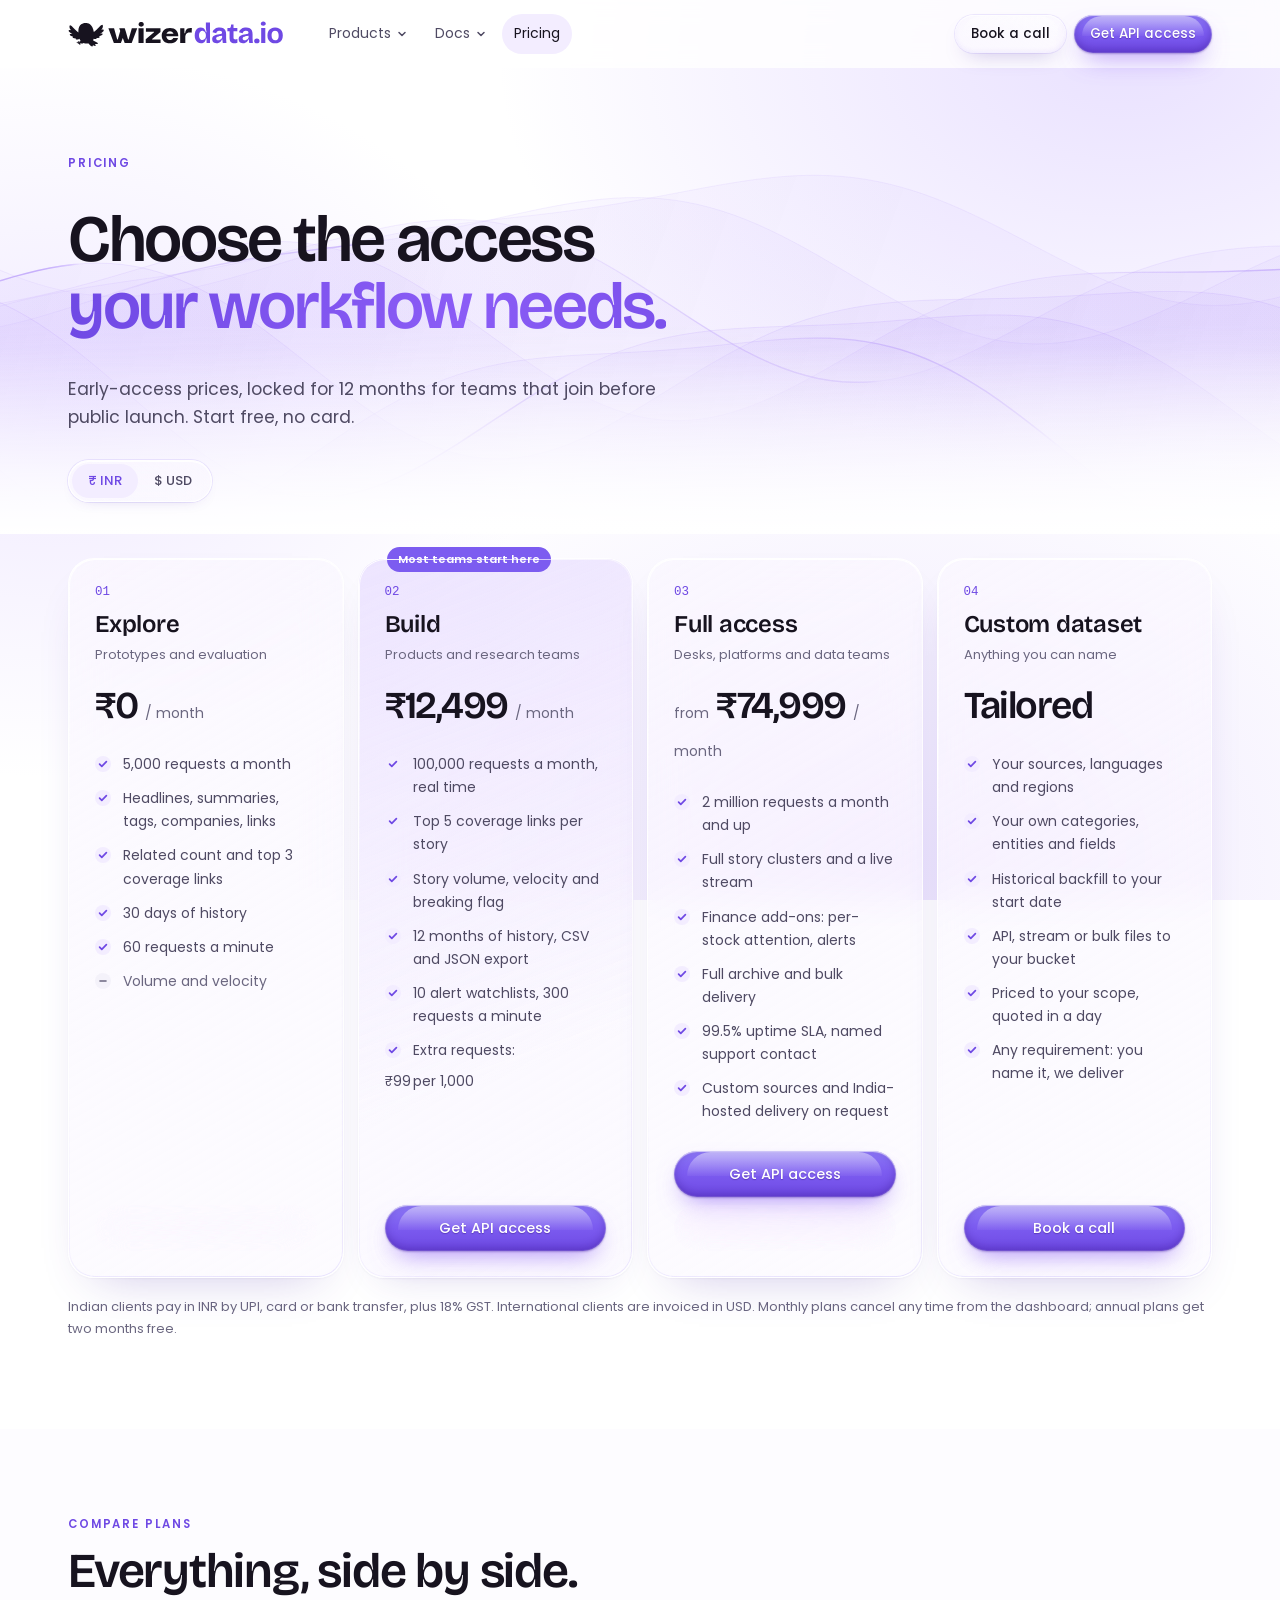
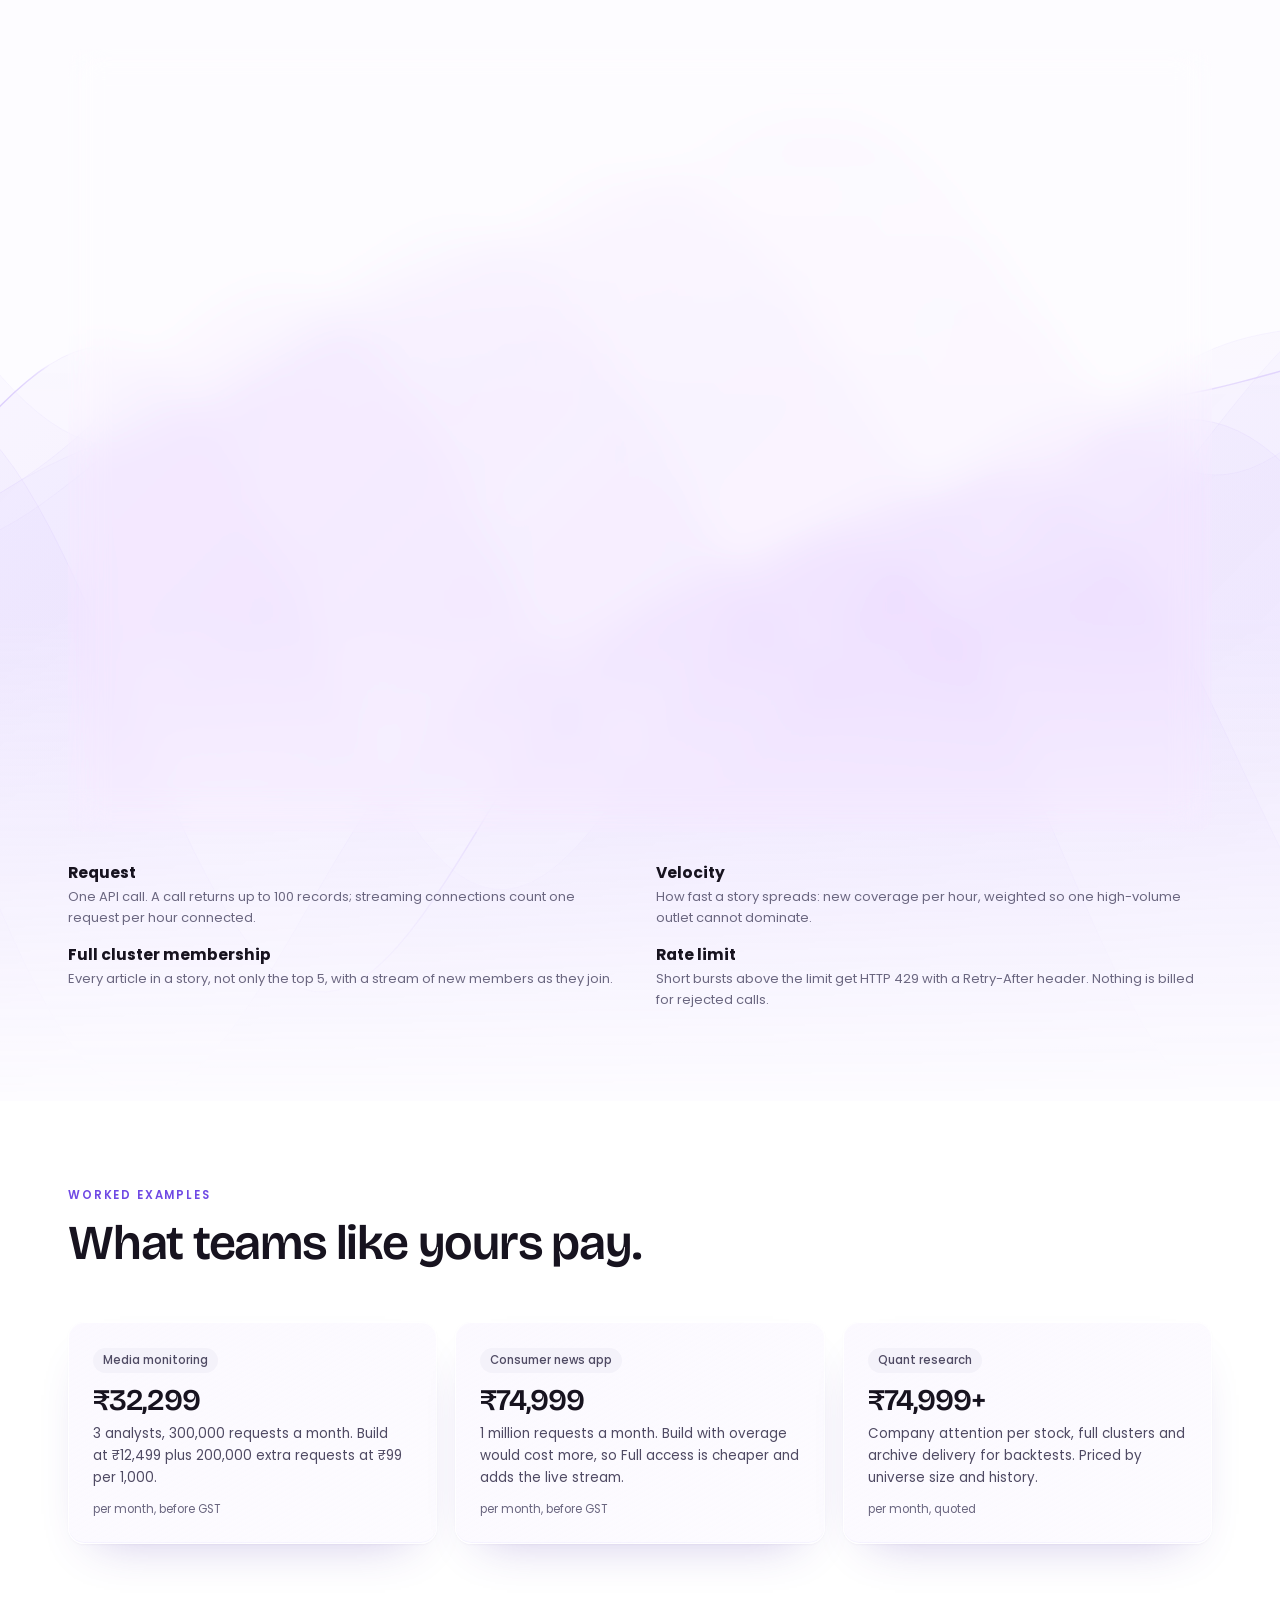
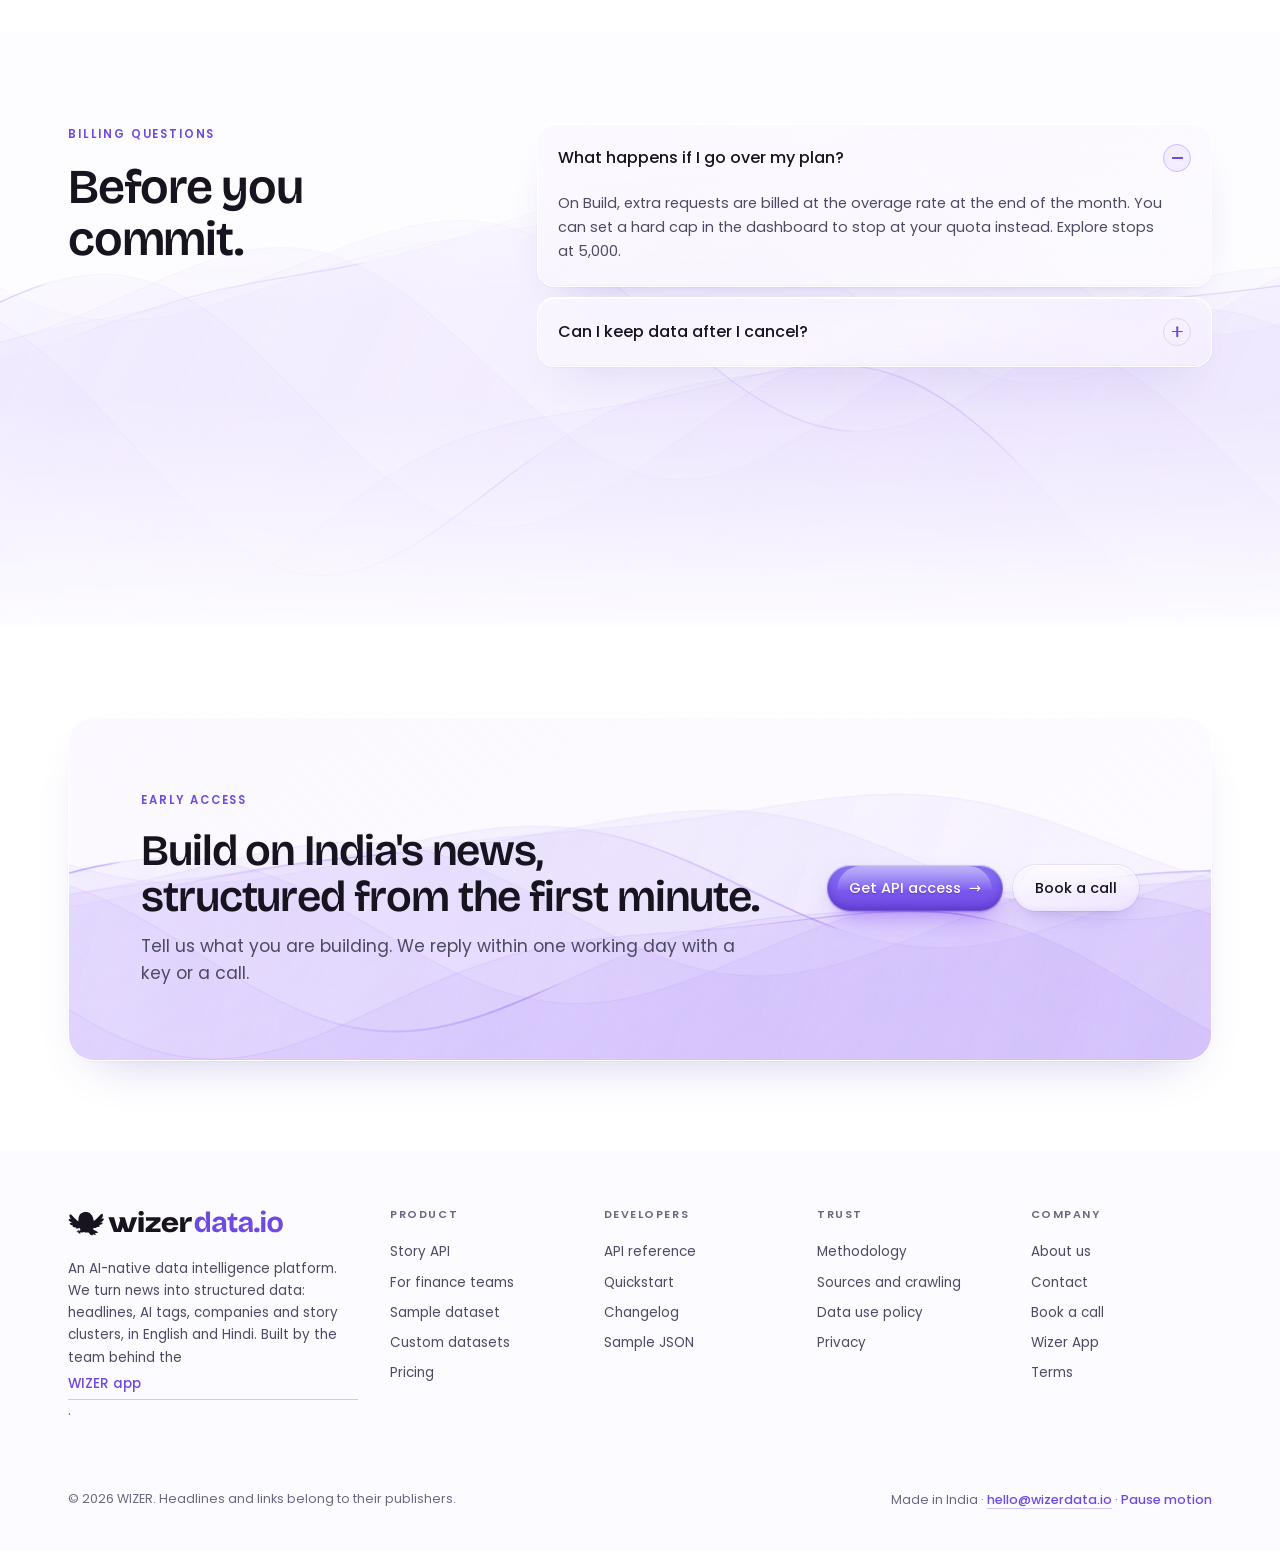
<file: pricing.html>
<!doctype html>
<html lang="en">
<head>
<meta charset="utf-8">
<meta name="viewport" content="width=device-width, initial-scale=1, viewport-fit=cover">
<title>Pricing · WIZER Data</title>
<meta name="description" content="Public pricing for the WIZER Data news API in INR and USD. Free tier without a card, Build from ₹12,499 a month, and Full access for clusters, streams and finance data.">
<link rel="canonical" href="https://wizerdata.io/pricing">
<meta name="theme-color" content="#ffffff" media="(prefers-color-scheme: light)">
<meta name="theme-color" content="#0f0d16" media="(prefers-color-scheme: dark)">
<meta property="og:type" content="website">
<meta property="og:site_name" content="WIZER Data">
<meta property="og:title" content="Pricing · WIZER Data">
<meta property="og:description" content="Public pricing for the WIZER Data news API in INR and USD. Free tier without a card, Build from ₹12,499 a month, and Full access for clusters, streams and finance data.">
<meta property="og:url" content="https://wizerdata.io/pricing">
<meta property="og:image" content="https://wizerdata.io/assets/img/og.png">
<meta property="og:image:width" content="1200"><meta property="og:image:height" content="630">
<meta property="og:image:alt" content="WIZER Data: India's news as structured data">
<meta name="twitter:card" content="summary_large_image">
<meta name="twitter:title" content="Pricing · WIZER Data">
<meta name="twitter:description" content="Public pricing for the WIZER Data news API in INR and USD. Free tier without a card, Build from ₹12,499 a month, and Full access for clusters, streams and finance data.">
<meta name="twitter:image" content="https://wizerdata.io/assets/img/og.png">
<link rel="icon" href="assets/img/favicon.svg" type="image/svg+xml">
<link rel="icon" href="assets/img/favicon-32.png" sizes="32x32" type="image/png">
<link rel="apple-touch-icon" href="assets/img/apple-touch-icon.png">
<link rel="manifest" href="site.webmanifest">
<link rel="preconnect" href="https://fonts.googleapis.com">
<link rel="preconnect" href="https://fonts.gstatic.com" crossorigin>
<link rel="stylesheet" href="https://fonts.googleapis.com/css2?family=Bricolage+Grotesque:opsz,wght@12..96,500;12..96,600&family=Poppins:wght@400;500;600&display=swap">
<link rel="stylesheet" href="assets/css/site.5a1351df.css">
<script type="application/ld+json">{"@context": "https://schema.org", "@graph": [{"@type": "Organization", "name": "WIZER", "url": "https://letswizer.com", "logo": "https://wizerdata.io/assets/img/icon-512.png", "email": "hello@wizerdata.io"}, {"@type": "WebSite", "name": "WIZER Data", "url": "https://wizerdata.io"}]}</script>
</head>
<body>
<a class="skip" href="#main">Skip to content</a>
<header class="nav" id="nav">
  <div class="wrap">
    <a href="index.html" class="logo" aria-label="WIZER Data home"><svg class="" viewBox="440 334 8452 1020" aria-hidden="true" focusable="false"><path d="M1551.42 1000.61C1566.74 1015.77 1560.55 1039.88 1536.38 1043.42C1505.86 1047.88 1475.66 1040.4 1447.03 1026.11C1439.7 1051.25 1430.27 1073.07 1419.36 1092.01C1444.07 1109.39 1484.93 1129.93 1523.35 1149.23C1584.04 1179.74 1638.64 1207.17 1613.8 1214.26C1590.6 1239.14 1542.91 1243.11 1498.71 1235.86C1524.87 1272.66 1540.91 1303.82 1520.14 1309.75C1495.34 1316.83 1450.35 1298.96 1410.51 1274.37C1420.58 1301.6 1422.37 1323.52 1403.71 1328.85C1363.22 1340.41 1281.71 1261.89 1247.91 1212.39C1228.83 1216.44 1212.98 1218.03 1203.06 1219.03C1196.94 1219.64 1193.07 1220.03 1192.07 1220.63C1135.8 1222.23 1088.29 1212.82 1048.39 1196.03C1040.02 1203.17 1030.21 1208.85 1019.55 1212.67C1006.04 1217.51 991.646 1219.18 977.819 1217.53C965.038 1216.01 953.147 1211.68 943.18 1204.95C934.425 1212.33 924.583 1220.1 914.13 1228.09C913.468 1228.59 912.826 1229.08 912.205 1229.55C924.686 1257.32 928.536 1274.41 917.597 1278.69C904.723 1283.72 894.342 1271.22 880.806 1246.6C874.782 1242.02 866.348 1235.52 854.084 1226.8C843.135 1219 832.289 1211.92 822.333 1205.43C791.316 1185.19 769.117 1170.71 780.46 1158.41C789.764 1148.31 814.084 1159.07 844.739 1178.66C828.035 1149.1 816.465 1128 832.641 1121.67C847.305 1115.94 865.054 1139.2 883.921 1173.29C884.014 1172.44 884.117 1171.6 884.211 1170.77C887.605 1142.13 889.768 1123.85 906.317 1126.42C911.274 1127.18 914.668 1130.47 916.811 1135.76C919.605 1125.04 925.018 1114.81 932.645 1105.85C913.54 1080.87 898.865 1053.82 887.947 1026.87C851.279 1051.36 811.021 1066.77 770.183 1060.81C746.028 1057.28 739.829 1033.16 755.135 1017.99C722.297 1021.47 685.671 1019.29 647.183 1005.71C622.376 996.947 617.739 969.389 638.779 954.891C640.828 953.481 642.908 952.08 645.04 950.698C554.154 923.621 488.291 891.324 515.406 854.242C518.842 849.54 524.379 846.065 530.464 844.437C552.394 838.552 581.238 839.098 613.393 844.528C516.514 797.332 432.964 741.751 475.272 693.482C477.539 690.899 480.467 688.507 483.976 687.452C498.816 683.004 526.884 687.37 560.725 698.239C518.615 649.297 482.32 586.548 502.708 517.961C505.637 508.11 512.829 497.815 524.389 498.524C572.472 501.462 658.608 615.735 736.186 689.571C766.84 718.74 809.593 752.192 848.878 782.262C821.877 441.342 1052.49 407.962 1118.07 407.962C1119.69 407.962 1121.72 407.907 1124.16 407.853C1175.28 406.589 1400.19 401.05 1453.61 767.982C1493.99 737.131 1538.66 702.359 1570.38 672.181C1647.96 598.345 1734.1 484.081 1782.18 481.134C1793.73 480.424 1800.93 490.72 1803.86 500.58C1824.24 569.158 1787.96 631.916 1745.83 680.858C1779.69 669.98 1807.74 665.614 1822.58 670.062C1826.1 671.117 1829.02 673.509 1831.29 676.092C1873.61 724.361 1790.06 779.942 1693.18 827.138C1725.33 821.708 1754.18 821.162 1776.11 827.047C1782.19 828.684 1787.73 832.158 1791.16 836.861C1818.27 873.942 1752.42 906.231 1661.53 933.307C1663.66 934.69 1665.74 936.091 1667.79 937.5C1688.83 951.998 1684.19 979.557 1659.39 988.316C1620.9 1001.9 1584.27 1004.08 1551.42 1000.61ZM2664.45 1196.22L2589.84 996.474L2514.8 1196.22H2239.1L2024.25 621.029H2246.55L2370.74 1058.7H2391.85L2488.43 724.997L2449.6 621.029H2666.53L2707.71 747.226L2796.09 1058.7H2817.2L2943.88 621.029H3156.24L2940.15 1196.22H2664.45ZM4766.17 907.895C4766.17 917.4 4765.82 926.804 4765.12 936.091H4294.16C4297.07 956.91 4303.14 977.029 4312.14 995.438C4325.22 1022.19 4344.03 1044.41 4366.69 1059.86C4389.34 1075.3 4415.04 1083.43 4441.2 1083.43C4467.37 1083.43 4493.06 1075.3 4515.72 1059.86C4537.66 1044.9 4556.01 1023.58 4569.02 997.939H4754.75C4721.78 1121.24 4617.3 1210.77 4441.2 1210.77C4232.75 1210.77 4116.24 1075.17 4116.24 907.895C4116.24 740.623 4226.54 605.021 4441.2 605.021C4657.94 605.021 4766.17 740.623 4766.17 907.895ZM3489.19 1196.22V1049.96L3814.57 776.013V759.642H3496.64V619.937H4067.92V765.099L3740.05 1040.14V1055.42H4071.64V1196.22H3489.19ZM4841.74 1196.22V619.937H5005.68L5009.39 815.305H5034.23C5040.03 764.371 5050.79 723.988 5066.53 694.155C5083.09 663.595 5106.26 641.402 5136.08 627.577C5166.71 613.753 5204.38 606.84 5249.08 606.84C5255.72 606.84 5263.17 607.204 5271.45 607.932C5279.73 607.932 5289.25 608.659 5300 610.114L5292.55 797.842C5279.3 792.021 5264.81 788.383 5249.08 786.927C5234.19 784.745 5220.94 783.653 5209.35 783.653C5177.05 783.653 5148.9 789.11 5124.89 800.025C5101.72 810.939 5083.09 827.674 5069.01 850.231C5055.76 872.787 5047.08 901.165 5042.94 935.363V1196.22H4841.74ZM3205.87 1196.22V619.937H3405.82V1196.22H3205.87ZM3414.56 464.953C3414.56 480.915 3409.78 496.605 3400.69 510.43C3391.62 524.255 3378.55 535.742 3362.81 543.719C3347.08 551.704 3329.23 555.906 3311.07 555.906C3292.91 555.906 3275.05 551.704 3259.32 543.719C3243.59 535.742 3230.52 524.255 3221.44 510.43C3212.36 496.605 3207.58 480.915 3207.58 464.953C3207.58 448.991 3212.36 433.301 3221.44 419.477C3230.52 405.652 3243.59 394.164 3259.32 386.188C3275.05 378.202 3292.91 374 3311.07 374C3329.23 374 3347.08 378.202 3362.81 386.188C3378.55 394.164 3391.62 405.652 3400.69 419.477C3409.78 433.301 3414.56 448.991 3414.56 464.953ZM4575.27 830.585C4573.71 826.81 4572.05 823.09 4570.27 819.443C4557.19 792.694 4538.37 770.474 4515.72 755.021C4493.06 739.577 4467.37 731.446 4441.2 731.446C4415.04 731.446 4389.34 739.577 4366.69 755.021C4344.03 770.474 4325.22 792.694 4312.14 819.443C4310.36 823.09 4308.69 826.81 4307.14 830.585H4575.27ZM921.52 1180.89C920.454 1178.84 919.512 1176.73 918.684 1174.56C918.353 1177.73 917.959 1181.01 917.494 1184.38C918.86 1183.2 920.205 1182.04 921.52 1180.89Z" fill="currentColor"/><path class="logo-accent" d="M5657.12 1210.75C5607.63 1210.75 5564.13 1198 5526.62 1172.5C5489.88 1147 5461.38 1111 5441.13 1064.5C5420.88 1018 5410.75 962.875 5410.75 899.125C5410.75 839.125 5419.75 785.875 5437.75 739.375C5455.75 692.875 5482.38 656.5 5517.62 630.25C5552.88 604 5596.75 590.875 5649.25 590.875C5687.5 590.875 5719.75 598 5746 612.25C5772.25 626.5 5793.63 647.5 5810.12 675.25C5827.38 702.25 5840.88 734.875 5850.63 773.125H5876.5C5871.25 749.125 5866.38 725.875 5861.88 703.375C5858.13 680.125 5855.13 658 5852.88 637C5850.63 616 5849.5 597.625 5849.5 581.875V390.625H6011.5V904.75V1195H5876.5V1024H5854C5845.75 1066 5833 1100.88 5815.75 1128.62C5798.5 1156.38 5776.38 1177 5749.38 1190.5C5723.13 1204 5692.38 1210.75 5657.12 1210.75ZM5711.12 1078C5735.88 1078 5756.88 1072.75 5774.13 1062.25C5791.38 1051.75 5805.62 1038.25 5816.88 1021.75C5828.13 1004.5 5836.38 986.125 5841.63 966.625C5846.88 946.375 5849.5 927.625 5849.5 910.375V889C5849.5 874.75 5847.25 860.125 5842.75 845.125C5839 829.375 5833.38 814 5825.88 799C5818.38 784 5809 770.875 5797.75 759.625C5786.5 747.625 5773.38 738.25 5758.38 731.5C5743.38 724.75 5726.88 721.375 5708.88 721.375C5681.88 721.375 5659 728.875 5640.25 743.875C5621.5 758.875 5606.88 779.875 5596.38 806.875C5585.88 833.125 5580.63 863.875 5580.63 899.125C5580.63 935.125 5585.88 966.625 5596.38 993.625C5607.63 1020.62 5623 1041.62 5642.5 1056.62C5662 1070.88 5684.88 1078 5711.12 1078ZM6265.38 1210.75C6232.38 1210.75 6203.13 1204.38 6177.63 1191.62C6152.13 1178.12 6132.26 1159 6118.01 1134.25C6103.76 1109.5 6096.63 1078.75 6096.63 1042C6096.63 1009.75 6102.63 982.75 6114.63 961C6127.38 939.25 6145.76 921.625 6169.76 908.125C6193.76 894.625 6223.38 883.375 6258.63 874.375C6293.88 865.375 6334.01 857.5 6379.01 850.75C6403.01 847 6422.51 843.625 6437.51 840.625C6453.26 836.875 6464.88 831.25 6472.38 823.75C6479.88 815.5 6483.63 803.875 6483.63 788.875C6483.63 767.875 6476.13 749.875 6461.13 734.875C6446.13 719.875 6422.51 712.375 6390.26 712.375C6368.51 712.375 6348.26 716.125 6329.51 723.625C6311.51 731.125 6295.76 742.375 6282.26 757.375C6269.51 772.375 6260.13 791.5 6254.13 814.75L6111.26 770.875C6120.26 740.125 6133.01 713.5 6149.51 691C6166.76 668.5 6187.38 649.75 6211.38 634.75C6235.38 619 6262.76 607.375 6293.51 599.875C6324.26 592.375 6357.63 588.625 6393.63 588.625C6451.38 588.625 6498.26 598 6534.26 616.75C6571.01 634.75 6598.38 663.25 6616.38 702.25C6634.38 740.5 6643.38 790 6643.38 850.75V952C6643.38 978.25 6643.76 1004.88 6644.51 1031.88C6646.01 1058.88 6647.51 1086.25 6649.01 1114C6651.26 1141 6653.51 1168 6655.76 1195H6512.88C6509.88 1176.25 6506.88 1154.88 6503.88 1130.88C6501.63 1106.12 6499.76 1081.38 6498.26 1056.62H6478.01C6467.51 1085.12 6452.51 1111 6433.01 1134.25C6413.51 1157.5 6389.51 1176.25 6361.01 1190.5C6333.26 1204 6301.38 1210.75 6265.38 1210.75ZM6334.01 1093.75C6348.26 1093.75 6362.51 1091.12 6376.76 1085.88C6391.76 1080.62 6406.01 1073.5 6419.51 1064.5C6433.76 1054.75 6446.51 1042.75 6457.76 1028.5C6469.76 1014.25 6479.51 998.125 6487.01 980.125L6484.76 885.625L6510.63 891.25C6497.13 901 6481.38 908.875 6463.38 914.875C6445.38 920.125 6426.63 924.25 6407.13 927.25C6388.38 930.25 6369.63 933.625 6350.88 937.375C6332.13 941.125 6315.26 946 6300.26 952C6286.01 958 6274.38 966.25 6265.38 976.75C6257.13 986.5 6253.01 1000.38 6253.01 1018.38C6253.01 1041.62 6260.51 1060 6275.51 1073.5C6290.51 1087 6310.01 1093.75 6334.01 1093.75ZM6970.71 1208.5C6904.71 1208.5 6855.96 1191.25 6824.46 1156.75C6793.71 1121.5 6778.34 1065.62 6778.34 989.125V731.5H6692.84L6695.09 604.375H6754.71C6777.96 604.375 6795.21 601 6806.46 594.25C6817.71 587.5 6824.46 575.125 6826.71 557.125L6841.34 472.75H6933.59V604.375H7083.21V736H6933.59V982.375C6933.59 1009.38 6939.96 1028.88 6952.71 1040.88C6965.46 1052.88 6984.96 1058.88 7011.21 1058.88C7025.46 1058.88 7038.96 1057.38 7051.71 1054.38C7065.21 1051.38 7076.84 1046.5 7086.59 1039.75V1190.5C7063.34 1198 7041.96 1202.88 7022.46 1205.12C7002.96 1207.38 6985.71 1208.5 6970.71 1208.5ZM7303.11 1210.75C7270.11 1210.75 7240.86 1204.38 7215.36 1191.62C7189.86 1178.12 7169.98 1159 7155.73 1134.25C7141.48 1109.5 7134.36 1078.75 7134.36 1042C7134.36 1009.75 7140.36 982.75 7152.36 961C7165.11 939.25 7183.48 921.625 7207.48 908.125C7231.48 894.625 7261.11 883.375 7296.36 874.375C7331.61 865.375 7371.73 857.5 7416.73 850.75C7440.73 847 7460.23 843.625 7475.23 840.625C7490.98 836.875 7502.61 831.25 7510.11 823.75C7517.61 815.5 7521.36 803.875 7521.36 788.875C7521.36 767.875 7513.86 749.875 7498.86 734.875C7483.86 719.875 7460.23 712.375 7427.98 712.375C7406.23 712.375 7385.98 716.125 7367.23 723.625C7349.23 731.125 7333.48 742.375 7319.98 757.375C7307.23 772.375 7297.86 791.5 7291.86 814.75L7148.98 770.875C7157.98 740.125 7170.73 713.5 7187.23 691C7204.48 668.5 7225.11 649.75 7249.11 634.75C7273.11 619 7300.48 607.375 7331.23 599.875C7361.98 592.375 7395.36 588.625 7431.36 588.625C7489.11 588.625 7535.98 598 7571.98 616.75C7608.73 634.75 7636.11 663.25 7654.11 702.25C7672.11 740.5 7681.11 790 7681.11 850.75V952C7681.11 978.25 7681.48 1004.88 7682.23 1031.88C7683.73 1058.88 7685.23 1086.25 7686.73 1114C7688.98 1141 7691.23 1168 7693.48 1195H7550.61C7547.61 1176.25 7544.61 1154.88 7541.61 1130.88C7539.36 1106.12 7537.48 1081.38 7535.98 1056.62H7515.73C7505.23 1085.12 7490.23 1111 7470.73 1134.25C7451.23 1157.5 7427.23 1176.25 7398.73 1190.5C7370.98 1204 7339.11 1210.75 7303.11 1210.75ZM7371.73 1093.75C7385.98 1093.75 7400.23 1091.12 7414.48 1085.88C7429.48 1080.62 7443.73 1073.5 7457.23 1064.5C7471.48 1054.75 7484.23 1042.75 7495.48 1028.5C7507.48 1014.25 7517.23 998.125 7524.73 980.125L7522.48 885.625L7548.36 891.25C7534.86 901 7519.11 908.875 7501.11 914.875C7483.11 920.125 7464.36 924.25 7444.86 927.25C7426.11 930.25 7407.36 933.625 7388.61 937.375C7369.86 941.125 7352.98 946 7337.98 952C7323.73 958 7312.11 966.25 7303.11 976.75C7294.86 986.5 7290.73 1000.38 7290.73 1018.38C7290.73 1041.62 7298.23 1060 7313.23 1073.5C7328.23 1087 7347.73 1093.75 7371.73 1093.75ZM7848.61 1209.62C7813.36 1209.62 7786.73 1202.12 7768.73 1187.12C7751.48 1172.12 7742.86 1148.88 7742.86 1117.38C7742.86 1085.12 7751.48 1061.5 7768.73 1046.5C7786.73 1031.5 7813.36 1024 7848.61 1024C7884.61 1024 7911.23 1031.5 7928.48 1046.5C7946.48 1061.5 7955.48 1085.12 7955.48 1117.38C7955.48 1178.88 7919.86 1209.62 7848.61 1209.62ZM8018.98 1195V604.375H8180.98V1195H8018.98ZM8101.11 515.5C8069.61 515.5 8045.23 509.125 8027.98 496.375C8011.48 482.875 8003.23 463.375 8003.23 437.875C8003.23 411.625 8011.48 391.75 8027.98 378.25C8045.23 364.75 8069.61 358 8101.11 358C8133.36 358 8157.73 364.75 8174.23 378.25C8191.48 391.75 8200.11 411.625 8200.11 437.875C8200.11 462.625 8191.48 481.75 8174.23 495.25C8157.73 508.75 8133.36 515.5 8101.11 515.5ZM8565 1210.75C8505.75 1210.75 8453.62 1199.12 8408.62 1175.88C8363.62 1151.88 8328.37 1117 8302.87 1071.25C8277.37 1024.75 8264.62 967 8264.62 898C8264.62 829 8277.37 771.625 8302.87 725.875C8329.12 680.125 8364.75 646 8409.75 623.5C8455.5 600.25 8507.25 588.625 8565 588.625C8624.25 588.625 8676.37 600.25 8721.37 623.5C8767.12 646.75 8802.75 681.625 8828.25 728.125C8854.5 773.875 8867.62 831.25 8867.62 900.25C8867.62 970 8854.12 1028.12 8827.12 1074.62C8800.87 1120.38 8764.87 1154.5 8719.12 1177C8674.12 1199.5 8622.75 1210.75 8565 1210.75ZM8570.62 1090.38C8599.87 1090.38 8624.25 1083.62 8643.75 1070.12C8664 1056.62 8679 1036.38 8688.75 1009.38C8699.25 981.625 8704.5 948.25 8704.5 909.25C8704.5 868 8698.87 833.125 8687.62 804.625C8677.12 775.375 8661.37 753.25 8640.37 738.25C8619.37 722.5 8592.75 714.625 8560.5 714.625C8532.75 714.625 8508.75 721.375 8488.5 734.875C8468.25 747.625 8452.87 767.875 8442.37 795.625C8431.87 822.625 8426.62 856 8426.62 895.75C8426.62 959.5 8439.37 1007.88 8464.87 1040.88C8490.37 1073.88 8525.62 1090.38 8570.62 1090.38Z"/></svg></a>
    <nav class="nav-links" aria-label="Primary"><div class="dd" data-dd><button class="dd-btn" type="button" aria-expanded="false" aria-controls="dd-products">Products<svg class="chev" width="10" height="10" viewBox="0 0 10 10" aria-hidden="true"><path d="M2 3.5l3 3 3-3" fill="none" stroke="currentColor" stroke-width="1.5" stroke-linecap="round" stroke-linejoin="round"/></svg></button><div class="dd-panel" id="dd-products" hidden><div class="dd-grid"><a class="dd-item" href="index.html#story-api"><span class="dd-ico" aria-hidden="true"><svg width="20" height="20" viewBox="0 0 20 20" fill="none" stroke="currentColor" stroke-width="1.5" stroke-linecap="round" stroke-linejoin="round"><path d="M4 5h9a2 2 0 012 2v9H6a2 2 0 01-2-2V5z"/><path d="M15 9h1.5a1.5 1.5 0 011.5 1.5V15a1 1 0 01-1 1h-2"/><path d="M7 8.5h5M7 11.5h5M7 14h3"/></svg></span><span class="dd-txt"><b>News &amp; Story API</b><span>Indian news with AI tags, companies and story clusters, in English and Hindi.</span></span></a><a class="dd-item" href="finance.html"><span class="dd-ico" aria-hidden="true"><svg width="20" height="20" viewBox="0 0 20 20" fill="none" stroke="currentColor" stroke-width="1.5" stroke-linecap="round" stroke-linejoin="round"><path d="M3.5 16.5h13"/><path d="M5.5 13l3-3.5 2.5 2 4-5"/><path d="M12.5 6.5H15V9"/></svg></span><span class="dd-txt"><b>Finance data</b><span>Company-tagged news with NSE, BSE and ISIN, for quant and research teams.</span></span></a><a class="dd-item" href="sample.html"><span class="dd-ico" aria-hidden="true"><svg width="20" height="20" viewBox="0 0 20 20" fill="none" stroke="currentColor" stroke-width="1.5" stroke-linecap="round" stroke-linejoin="round"><rect x="3.5" y="4" width="13" height="12" rx="2"/><path d="M3.5 8h13M3.5 12h13M8 4v12"/></svg></span><span class="dd-txt"><b>Sample dataset</b><span>The latest real records, every field. No sign-up.</span></span></a><a class="dd-item" href="index.html#custom"><span class="dd-ico" aria-hidden="true"><svg width="20" height="20" viewBox="0 0 20 20" fill="none" stroke="currentColor" stroke-width="1.5" stroke-linecap="round" stroke-linejoin="round"><path d="M4 6h7M14 6h2M4 10h2M9 10h7M4 14h9M16 14h0"/><circle cx="12.5" cy="6" r="1.5"/><circle cx="7.5" cy="10" r="1.5"/><circle cx="14.5" cy="14" r="1.5"/></svg></span><span class="dd-txt"><b>Custom datasets</b><span>Your sources, regions, history and delivery format.</span></span></a></div></div></div><div class="dd" data-dd><button class="dd-btn" type="button" aria-expanded="false" aria-controls="dd-docs">Docs<svg class="chev" width="10" height="10" viewBox="0 0 10 10" aria-hidden="true"><path d="M2 3.5l3 3 3-3" fill="none" stroke="currentColor" stroke-width="1.5" stroke-linecap="round" stroke-linejoin="round"/></svg></button><div class="dd-panel" id="dd-docs" hidden><div class="dd-grid"><a class="dd-item" href="docs.html"><span class="dd-ico" aria-hidden="true"><svg width="20" height="20" viewBox="0 0 20 20" fill="none" stroke="currentColor" stroke-width="1.5" stroke-linecap="round" stroke-linejoin="round"><path d="M5 3.5h8l2.5 2.5v10.5H5z"/><path d="M8 9.5l-1.5 1.5L8 12.5M12 9.5l1.5 1.5-1.5 1.5"/></svg></span><span class="dd-txt"><b>API reference</b><span>Endpoints, parameters, errors and rate limits.</span></span></a><a class="dd-item" href="docs.html#quickstart"><span class="dd-ico" aria-hidden="true"><svg width="20" height="20" viewBox="0 0 20 20" fill="none" stroke="currentColor" stroke-width="1.5" stroke-linecap="round" stroke-linejoin="round"><path d="M11 3L5 11h4.5L9 17l6-8h-4.5z"/></svg></span><span class="dd-txt"><b>Quickstart</b><span>Your first call in curl, Python or JavaScript.</span></span></a><a class="dd-item" href="docs.html#schema"><span class="dd-ico" aria-hidden="true"><svg width="20" height="20" viewBox="0 0 20 20" fill="none" stroke="currentColor" stroke-width="1.5" stroke-linecap="round" stroke-linejoin="round"><path d="M10 3.5l6.5 3.25L10 10 3.5 6.75z"/><path d="M3.5 10.25L10 13.5l6.5-3.25"/><path d="M3.5 13.75L10 17l6.5-3.25"/></svg></span><span class="dd-txt"><b>Record schema</b><span>Every field, its type and how often it is filled.</span></span></a><a class="dd-item" href="methodology.html"><span class="dd-ico" aria-hidden="true"><svg width="20" height="20" viewBox="0 0 20 20" fill="none" stroke="currentColor" stroke-width="1.5" stroke-linecap="round" stroke-linejoin="round"><circle cx="10" cy="10" r="6.5"/><circle cx="10" cy="10" r="3.5"/><circle cx="10" cy="10" r=".8" fill="currentColor"/></svg></span><span class="dd-txt"><b>Methodology</b><span>How every accuracy number is measured, with its limits.</span></span></a><a class="dd-item" href="docs.html#changelog"><span class="dd-ico" aria-hidden="true"><svg width="20" height="20" viewBox="0 0 20 20" fill="none" stroke="currentColor" stroke-width="1.5" stroke-linecap="round" stroke-linejoin="round"><circle cx="10" cy="10" r="6.5"/><path d="M10 6.5V10l2.5 1.5"/></svg></span><span class="dd-txt"><b>Changelog</b><span>What changed in the API and the pipeline.</span></span></a><a class="dd-item" href="openapi.json"><span class="dd-ico" aria-hidden="true"><svg width="20" height="20" viewBox="0 0 20 20" fill="none" stroke="currentColor" stroke-width="1.5" stroke-linecap="round" stroke-linejoin="round"><path d="M7.5 5C6 5 5.5 5.8 5.5 7v1.5c0 .8-.5 1.5-1.5 1.5 1 0 1.5.7 1.5 1.5V13c0 1.2.5 2 2 2M12.5 5c1.5 0 2 .8 2 2v1.5c0 .8.5 1.5 1.5 1.5-1 0-1.5.7-1.5 1.5V13c0 1.2-.5 2-2 2"/></svg></span><span class="dd-txt"><b>OpenAPI spec</b><span>Machine-readable contract. Postman collection on the reference page.</span></span></a></div></div></div><a href="pricing.html" aria-current="page">Pricing</a></nav>
    <div class="nav-cta">
      <a href="https://cal.id/vaish/wizerdata-discovery-call" target="_blank" rel="noopener" class="btn btn-ghost btn-sm">Book a call</a>
      <a href="contact.html?intent=key" class="btn btn-primary btn-sm">Get API access</a>
      <button class="menu-btn" type="button" aria-label="Open menu" aria-expanded="false" aria-controls="mobile-menu"><span></span><span></span><span></span></button>
    </div>
  </div>
  <nav class="mobile-menu" id="mobile-menu" aria-label="Mobile"><p class="mm-h">Products</p><a href="index.html#story-api">News &amp; Story API</a><a href="finance.html">Finance data</a><a href="sample.html">Sample dataset</a><a href="index.html#custom">Custom datasets</a><p class="mm-h">Docs</p><a href="docs.html">API reference</a><a href="docs.html#quickstart">Quickstart</a><a href="docs.html#schema">Record schema</a><a href="methodology.html">Methodology</a><a href="docs.html#changelog">Changelog</a><a href="openapi.json">OpenAPI spec</a><a href="pricing.html">Pricing</a><a href="https://cal.id/vaish/wizerdata-discovery-call" target="_blank" rel="noopener">Book a call</a><a class="btn btn-primary" href="contact.html?intent=key">Get API access</a></nav>
</header>
<main id="main">

<section class="page-hero" aria-labelledby="pr-h" style="padding-bottom:32px">
  <canvas class="silk-bg" data-art="silk" aria-hidden="true"></canvas>
  <div class="wrap">
    <div class="sec-head" style="margin-bottom:28px">
      <span class="eyebrow">Pricing</span>
      <h1 id="pr-h">Choose the access<br><span class="grad-text">your workflow needs.</span></h1>
      <p class="lede">Early-access prices, locked for 12 months for teams that join before public launch. Start free, no card.</p>
    </div>
    <div class="price-toggle" role="group" aria-label="Currency" data-currency-toggle>
      <button type="button" data-cur="inr" aria-pressed="true">₹ INR</button>
      <button type="button" data-cur="usd" aria-pressed="false">$ USD</button>
    </div>
  </div>
</section>

<section style="padding-top:24px" aria-labelledby="plans-h">
  <div class="wrap">
    <h2 id="plans-h" class="sr-only">Plans</h2>
    <div class="plans">
      <div class="plan">
        <span class="n">01</span>
        <h3>Explore</h3><p class="muted">Prototypes and evaluation</p>
        <div class="price"><span data-inr="₹0" data-usd="$0">₹0</span> <small>/ month</small></div>
        <ul>
          <li>5,000 requests a month</li>
          <li>Headlines, summaries, tags, companies, links</li>
          <li>Related count and top 3 coverage links</li>
          <li>30 days of history</li>
          <li>60 requests a minute</li>
          <li class="no">Volume and velocity</li>
        </ul>
        <a href="contact.html?intent=key" class="btn btn-ghost">Start free</a>
      </div>
      <div class="plan hl">
        <span class="badge">Most teams start here</span>
        <span class="n">02</span>
        <h3>Build</h3><p class="muted">Products and research teams</p>
        <div class="price"><span data-inr="₹12,499" data-usd="$149">₹12,499</span> <small>/ month</small></div>
        <ul>
          <li>100,000 requests a month, real time</li>
          <li>Top 5 coverage links per story</li>
          <li>Story volume, velocity and breaking flag</li>
          <li>12 months of history, CSV and JSON export</li>
          <li>10 alert watchlists, 300 requests a minute</li>
          <li>Extra requests: <span data-inr="₹99" data-usd="$1.20">₹99</span> per 1,000</li>
        </ul>
        <a href="contact.html?intent=key" class="btn btn-primary">Get API access</a>
      </div>
      <div class="plan">
        <span class="n">03</span>
        <h3>Full access</h3><p class="muted">Desks, platforms and data teams</p>
        <div class="price"><small>from</small> <span data-inr="₹74,999" data-usd="$899">₹74,999</span> <small>/ month</small></div>
        <ul>
          <li>2 million requests a month and up</li>
          <li>Full story clusters and a live stream</li>
          <li>Finance add-ons: per-stock attention, alerts</li>
          <li>Full archive and bulk delivery</li>
          <li>99.5% uptime SLA, named support contact</li>
          <li>Custom sources and India-hosted delivery on request</li>
        </ul>
        <div class="plan-btns"><a href="contact.html?intent=full" class="btn btn-primary">Get API access</a><a href="https://cal.id/vaish/wizerdata-discovery-call" target="_blank" rel="noopener" class="btn btn-ghost">Book a call</a></div>
      </div>
      <div class="plan">
        <span class="n">04</span>
        <h3>Custom dataset</h3><p class="muted">Anything you can name</p>
        <div class="price price-word">Tailored</div>
        <ul>
          <li>Your sources, languages and regions</li>
          <li>Your own categories, entities and fields</li>
          <li>Historical backfill to your start date</li>
          <li>API, stream or bulk files to your bucket</li>
          <li>Priced to your scope, quoted in a day</li>
          <li>Any requirement: you name it, we deliver</li>
        </ul>
        <a href="https://cal.id/vaish/wizerdata-discovery-call" target="_blank" rel="noopener" class="btn btn-primary">Book a call</a>
      </div>
    </div>
    <p class="muted" style="margin-top:18px">Indian clients pay in INR by UPI, card or bank transfer, plus 18% GST. International clients are invoiced in USD. Monthly plans cancel any time from the dashboard; annual plans get two months free.</p>
  </div>
</section>

<section class="band" aria-labelledby="cmp2-h"><canvas class="band-art" data-art="silk" aria-hidden="true"></canvas>
  <div class="wrap">
    <div class="sec-head"><span class="eyebrow">Compare plans</span><h2 id="cmp2-h">Everything, side by side.</h2></div>
    <div class="ref tbl-wrap">
      <table class="cmp-table">
        <thead><tr><th scope="col">Feature</th><th scope="col" class="c" style="text-align:center">Explore</th><th scope="col" style="text-align:center">Build</th><th scope="col" style="text-align:center">Full access</th><th scope="col" style="text-align:center">Custom</th></tr></thead>
        <tbody>
          <tr><td>Requests per month</td><td class="c">5,000</td><td class="c">100,000</td><td class="c">2,000,000+</td><td class="c">As needed</td></tr>
          <tr><td>Rate limit</td><td class="c">60 / min</td><td class="c">300 / min</td><td class="c">Custom</td><td class="c">Custom</td></tr>
          <tr><td>History you can query</td><td class="c">30 days</td><td class="c">12 months</td><td class="c">Full archive</td><td class="c">Any start date</td></tr>
          <tr><td>Article fields and AI tags</td><td class="c yes">✓</td><td class="c yes">✓</td><td class="c yes">✓</td><td class="c yes">✓</td></tr>
          <tr><td>Companies (NSE, BSE, ISIN)</td><td class="c yes">✓</td><td class="c yes">✓</td><td class="c yes">✓</td><td class="c yes">✓</td></tr>
          <tr><td>Related count</td><td class="c yes">✓</td><td class="c yes">✓</td><td class="c yes">✓</td><td class="c yes">✓</td></tr>
          <tr><td>Top coverage links</td><td class="c">3</td><td class="c">5</td><td class="c">5</td><td class="c">All</td></tr>
          <tr><td>Story volume and velocity</td><td class="c no-c">—</td><td class="c yes">✓</td><td class="c yes">✓</td><td class="c yes">✓</td></tr>
          <tr><td>Full cluster membership</td><td class="c no-c">—</td><td class="c no-c">—</td><td class="c yes">✓</td><td class="c yes">✓</td></tr>
          <tr><td>Live stream (server-sent events)</td><td class="c no-c">—</td><td class="c no-c">—</td><td class="c yes">✓</td><td class="c yes">✓</td></tr>
          <tr><td>Alert watchlists</td><td class="c no-c">—</td><td class="c">10</td><td class="c">Unlimited</td><td class="c">Unlimited</td></tr>
          <tr><td>Bulk export (CSV, JSON, Parquet)</td><td class="c no-c">—</td><td class="c">CSV, JSON</td><td class="c">All formats</td><td class="c">Any format, your bucket</td></tr>
          <tr><td>Finance add-ons</td><td class="c no-c">—</td><td class="c no-c">—</td><td class="c yes">✓</td><td class="c yes">✓</td></tr>
          <tr><td>Uptime SLA</td><td class="c no-c">—</td><td class="c no-c">—</td><td class="c">99.5%</td><td class="c">Agreed per contract</td></tr>
          <tr><td>Support</td><td class="c">Email</td><td class="c">Email, 1 working day</td><td class="c">Named contact</td><td class="c">Dedicated team</td></tr>
        </tbody>
      </table>
    </div>
    <dl class="grid-2" style="margin-top:28px;gap:14px 32px">
      <div><dt><b>Request</b></dt><dd class="muted">One API call. A call returns up to 100 records; streaming connections count one request per hour connected.</dd></div>
      <div><dt><b>Velocity</b></dt><dd class="muted">How fast a story spreads: new coverage per hour, weighted so one high-volume outlet cannot dominate.</dd></div>
      <div><dt><b>Full cluster membership</b></dt><dd class="muted">Every article in a story, not only the top 5, with a stream of new members as they join.</dd></div>
      <div><dt><b>Rate limit</b></dt><dd class="muted">Short bursts above the limit get HTTP 429 with a Retry-After header. Nothing is billed for rejected calls.</dd></div>
    </dl>
  </div>
</section>

<section aria-labelledby="ex2-h">
  <div class="wrap">
    <div class="sec-head"><span class="eyebrow">Worked examples</span><h2 id="ex2-h">What teams like yours pay.</h2></div>
    <div class="grid-3">
      <div class="trust"><span class="tag">Media monitoring</span><div class="k" data-inr="₹32,299" data-usd="$389">₹32,299</div><p>3 analysts, 300,000 requests a month. Build at <span data-inr="₹12,499" data-usd="$149">₹12,499</span> plus 200,000 extra requests at <span data-inr="₹99" data-usd="$1.20">₹99</span> per 1,000.</p><p class="src">per month, before GST</p></div>
      <div class="trust"><span class="tag">Consumer news app</span><div class="k" data-inr="₹74,999" data-usd="$899">₹74,999</div><p>1 million requests a month. Build with overage would cost more, so Full access is cheaper and adds the live stream.</p><p class="src">per month, before GST</p></div>
      <div class="trust"><span class="tag">Quant research</span><div class="k" data-inr="₹74,999+" data-usd="$899+">₹74,999+</div><p>Company attention per stock, full clusters and archive delivery for backtests. Priced by universe size and history.</p><p class="src">per month, quoted</p></div>
    </div>
  </div>
</section>

<section class="band" aria-labelledby="pfaq-h"><canvas class="band-art" data-art="silk" aria-hidden="true"></canvas>
  <div class="wrap faq">
    <div><span class="eyebrow">Billing questions</span><h2 id="pfaq-h" style="margin-top:14px">Before you<br>commit.</h2></div>
    <div>
      <details class="qa" open><summary>What happens if I go over my plan?<span class="pm" aria-hidden="true"></span></summary><p>On Build, extra requests are billed at the overage rate at the end of the month. You can set a hard cap in the dashboard to stop at your quota instead. Explore stops at 5,000.</p></details>
      <details class="qa"><summary>Can I keep data after I cancel?<span class="pm" aria-hidden="true"></span></summary><p>Yes, for internal use. Records you downloaded while subscribed stay yours to use inside your organisation, under the data use policy. Redistribution needs a separate licence.</p></details>
      <details class="qa"><summary>Do you offer annual or academic pricing?<span class="pm" aria-hidden="true"></span></summary><p>Annual plans get two months free. Academic research groups get Build at half price for non-commercial work. Ask on the contact form.</p></details>
      <details class="qa"><summary>Can we redistribute the data to our own customers?<span class="pm" aria-hidden="true"></span></summary><p>Only on Full access with a redistribution addendum. Headlines and links remain the publishers' property; our tags, summaries and story data are licensed to you.</p></details>
    </div>
  </div>
</section>

<section class="cta-section" aria-labelledby="cta-h">
  <div class="wrap">
    <div class="cta-band">
      <canvas class="silk" data-art="silk" aria-hidden="true"></canvas>
      <div>
        <span class="eyebrow">Early access</span>
        <h2 id="cta-h" style="margin:14px 0 12px">Build on India's news,<br>structured from the first minute.</h2>
        <p class="lede">Tell us what you are building. We reply within one working day with a key or a call.</p>
      </div>
      <div class="ctas"><a href="contact.html?intent=key" class="btn btn-primary">Get API access <span class="arr">→</span></a><a href="https://cal.id/vaish/wizerdata-discovery-call" target="_blank" rel="noopener" class="btn btn-ghost">Book a call</a></div>
    </div>
  </div>
</section>
</main>
<footer class="site">
  <div class="wrap">
    <div class="foot">
      <div>
        <a href="index.html" class="logo" aria-label="WIZER Data home"><svg class="" viewBox="440 334 8452 1020" aria-hidden="true" focusable="false"><path d="M1551.42 1000.61C1566.74 1015.77 1560.55 1039.88 1536.38 1043.42C1505.86 1047.88 1475.66 1040.4 1447.03 1026.11C1439.7 1051.25 1430.27 1073.07 1419.36 1092.01C1444.07 1109.39 1484.93 1129.93 1523.35 1149.23C1584.04 1179.74 1638.64 1207.17 1613.8 1214.26C1590.6 1239.14 1542.91 1243.11 1498.71 1235.86C1524.87 1272.66 1540.91 1303.82 1520.14 1309.75C1495.34 1316.83 1450.35 1298.96 1410.51 1274.37C1420.58 1301.6 1422.37 1323.52 1403.71 1328.85C1363.22 1340.41 1281.71 1261.89 1247.91 1212.39C1228.83 1216.44 1212.98 1218.03 1203.06 1219.03C1196.94 1219.64 1193.07 1220.03 1192.07 1220.63C1135.8 1222.23 1088.29 1212.82 1048.39 1196.03C1040.02 1203.17 1030.21 1208.85 1019.55 1212.67C1006.04 1217.51 991.646 1219.18 977.819 1217.53C965.038 1216.01 953.147 1211.68 943.18 1204.95C934.425 1212.33 924.583 1220.1 914.13 1228.09C913.468 1228.59 912.826 1229.08 912.205 1229.55C924.686 1257.32 928.536 1274.41 917.597 1278.69C904.723 1283.72 894.342 1271.22 880.806 1246.6C874.782 1242.02 866.348 1235.52 854.084 1226.8C843.135 1219 832.289 1211.92 822.333 1205.43C791.316 1185.19 769.117 1170.71 780.46 1158.41C789.764 1148.31 814.084 1159.07 844.739 1178.66C828.035 1149.1 816.465 1128 832.641 1121.67C847.305 1115.94 865.054 1139.2 883.921 1173.29C884.014 1172.44 884.117 1171.6 884.211 1170.77C887.605 1142.13 889.768 1123.85 906.317 1126.42C911.274 1127.18 914.668 1130.47 916.811 1135.76C919.605 1125.04 925.018 1114.81 932.645 1105.85C913.54 1080.87 898.865 1053.82 887.947 1026.87C851.279 1051.36 811.021 1066.77 770.183 1060.81C746.028 1057.28 739.829 1033.16 755.135 1017.99C722.297 1021.47 685.671 1019.29 647.183 1005.71C622.376 996.947 617.739 969.389 638.779 954.891C640.828 953.481 642.908 952.08 645.04 950.698C554.154 923.621 488.291 891.324 515.406 854.242C518.842 849.54 524.379 846.065 530.464 844.437C552.394 838.552 581.238 839.098 613.393 844.528C516.514 797.332 432.964 741.751 475.272 693.482C477.539 690.899 480.467 688.507 483.976 687.452C498.816 683.004 526.884 687.37 560.725 698.239C518.615 649.297 482.32 586.548 502.708 517.961C505.637 508.11 512.829 497.815 524.389 498.524C572.472 501.462 658.608 615.735 736.186 689.571C766.84 718.74 809.593 752.192 848.878 782.262C821.877 441.342 1052.49 407.962 1118.07 407.962C1119.69 407.962 1121.72 407.907 1124.16 407.853C1175.28 406.589 1400.19 401.05 1453.61 767.982C1493.99 737.131 1538.66 702.359 1570.38 672.181C1647.96 598.345 1734.1 484.081 1782.18 481.134C1793.73 480.424 1800.93 490.72 1803.86 500.58C1824.24 569.158 1787.96 631.916 1745.83 680.858C1779.69 669.98 1807.74 665.614 1822.58 670.062C1826.1 671.117 1829.02 673.509 1831.29 676.092C1873.61 724.361 1790.06 779.942 1693.18 827.138C1725.33 821.708 1754.18 821.162 1776.11 827.047C1782.19 828.684 1787.73 832.158 1791.16 836.861C1818.27 873.942 1752.42 906.231 1661.53 933.307C1663.66 934.69 1665.74 936.091 1667.79 937.5C1688.83 951.998 1684.19 979.557 1659.39 988.316C1620.9 1001.9 1584.27 1004.08 1551.42 1000.61ZM2664.45 1196.22L2589.84 996.474L2514.8 1196.22H2239.1L2024.25 621.029H2246.55L2370.74 1058.7H2391.85L2488.43 724.997L2449.6 621.029H2666.53L2707.71 747.226L2796.09 1058.7H2817.2L2943.88 621.029H3156.24L2940.15 1196.22H2664.45ZM4766.17 907.895C4766.17 917.4 4765.82 926.804 4765.12 936.091H4294.16C4297.07 956.91 4303.14 977.029 4312.14 995.438C4325.22 1022.19 4344.03 1044.41 4366.69 1059.86C4389.34 1075.3 4415.04 1083.43 4441.2 1083.43C4467.37 1083.43 4493.06 1075.3 4515.72 1059.86C4537.66 1044.9 4556.01 1023.58 4569.02 997.939H4754.75C4721.78 1121.24 4617.3 1210.77 4441.2 1210.77C4232.75 1210.77 4116.24 1075.17 4116.24 907.895C4116.24 740.623 4226.54 605.021 4441.2 605.021C4657.94 605.021 4766.17 740.623 4766.17 907.895ZM3489.19 1196.22V1049.96L3814.57 776.013V759.642H3496.64V619.937H4067.92V765.099L3740.05 1040.14V1055.42H4071.64V1196.22H3489.19ZM4841.74 1196.22V619.937H5005.68L5009.39 815.305H5034.23C5040.03 764.371 5050.79 723.988 5066.53 694.155C5083.09 663.595 5106.26 641.402 5136.08 627.577C5166.71 613.753 5204.38 606.84 5249.08 606.84C5255.72 606.84 5263.17 607.204 5271.45 607.932C5279.73 607.932 5289.25 608.659 5300 610.114L5292.55 797.842C5279.3 792.021 5264.81 788.383 5249.08 786.927C5234.19 784.745 5220.94 783.653 5209.35 783.653C5177.05 783.653 5148.9 789.11 5124.89 800.025C5101.72 810.939 5083.09 827.674 5069.01 850.231C5055.76 872.787 5047.08 901.165 5042.94 935.363V1196.22H4841.74ZM3205.87 1196.22V619.937H3405.82V1196.22H3205.87ZM3414.56 464.953C3414.56 480.915 3409.78 496.605 3400.69 510.43C3391.62 524.255 3378.55 535.742 3362.81 543.719C3347.08 551.704 3329.23 555.906 3311.07 555.906C3292.91 555.906 3275.05 551.704 3259.32 543.719C3243.59 535.742 3230.52 524.255 3221.44 510.43C3212.36 496.605 3207.58 480.915 3207.58 464.953C3207.58 448.991 3212.36 433.301 3221.44 419.477C3230.52 405.652 3243.59 394.164 3259.32 386.188C3275.05 378.202 3292.91 374 3311.07 374C3329.23 374 3347.08 378.202 3362.81 386.188C3378.55 394.164 3391.62 405.652 3400.69 419.477C3409.78 433.301 3414.56 448.991 3414.56 464.953ZM4575.27 830.585C4573.71 826.81 4572.05 823.09 4570.27 819.443C4557.19 792.694 4538.37 770.474 4515.72 755.021C4493.06 739.577 4467.37 731.446 4441.2 731.446C4415.04 731.446 4389.34 739.577 4366.69 755.021C4344.03 770.474 4325.22 792.694 4312.14 819.443C4310.36 823.09 4308.69 826.81 4307.14 830.585H4575.27ZM921.52 1180.89C920.454 1178.84 919.512 1176.73 918.684 1174.56C918.353 1177.73 917.959 1181.01 917.494 1184.38C918.86 1183.2 920.205 1182.04 921.52 1180.89Z" fill="currentColor"/><path class="logo-accent" d="M5657.12 1210.75C5607.63 1210.75 5564.13 1198 5526.62 1172.5C5489.88 1147 5461.38 1111 5441.13 1064.5C5420.88 1018 5410.75 962.875 5410.75 899.125C5410.75 839.125 5419.75 785.875 5437.75 739.375C5455.75 692.875 5482.38 656.5 5517.62 630.25C5552.88 604 5596.75 590.875 5649.25 590.875C5687.5 590.875 5719.75 598 5746 612.25C5772.25 626.5 5793.63 647.5 5810.12 675.25C5827.38 702.25 5840.88 734.875 5850.63 773.125H5876.5C5871.25 749.125 5866.38 725.875 5861.88 703.375C5858.13 680.125 5855.13 658 5852.88 637C5850.63 616 5849.5 597.625 5849.5 581.875V390.625H6011.5V904.75V1195H5876.5V1024H5854C5845.75 1066 5833 1100.88 5815.75 1128.62C5798.5 1156.38 5776.38 1177 5749.38 1190.5C5723.13 1204 5692.38 1210.75 5657.12 1210.75ZM5711.12 1078C5735.88 1078 5756.88 1072.75 5774.13 1062.25C5791.38 1051.75 5805.62 1038.25 5816.88 1021.75C5828.13 1004.5 5836.38 986.125 5841.63 966.625C5846.88 946.375 5849.5 927.625 5849.5 910.375V889C5849.5 874.75 5847.25 860.125 5842.75 845.125C5839 829.375 5833.38 814 5825.88 799C5818.38 784 5809 770.875 5797.75 759.625C5786.5 747.625 5773.38 738.25 5758.38 731.5C5743.38 724.75 5726.88 721.375 5708.88 721.375C5681.88 721.375 5659 728.875 5640.25 743.875C5621.5 758.875 5606.88 779.875 5596.38 806.875C5585.88 833.125 5580.63 863.875 5580.63 899.125C5580.63 935.125 5585.88 966.625 5596.38 993.625C5607.63 1020.62 5623 1041.62 5642.5 1056.62C5662 1070.88 5684.88 1078 5711.12 1078ZM6265.38 1210.75C6232.38 1210.75 6203.13 1204.38 6177.63 1191.62C6152.13 1178.12 6132.26 1159 6118.01 1134.25C6103.76 1109.5 6096.63 1078.75 6096.63 1042C6096.63 1009.75 6102.63 982.75 6114.63 961C6127.38 939.25 6145.76 921.625 6169.76 908.125C6193.76 894.625 6223.38 883.375 6258.63 874.375C6293.88 865.375 6334.01 857.5 6379.01 850.75C6403.01 847 6422.51 843.625 6437.51 840.625C6453.26 836.875 6464.88 831.25 6472.38 823.75C6479.88 815.5 6483.63 803.875 6483.63 788.875C6483.63 767.875 6476.13 749.875 6461.13 734.875C6446.13 719.875 6422.51 712.375 6390.26 712.375C6368.51 712.375 6348.26 716.125 6329.51 723.625C6311.51 731.125 6295.76 742.375 6282.26 757.375C6269.51 772.375 6260.13 791.5 6254.13 814.75L6111.26 770.875C6120.26 740.125 6133.01 713.5 6149.51 691C6166.76 668.5 6187.38 649.75 6211.38 634.75C6235.38 619 6262.76 607.375 6293.51 599.875C6324.26 592.375 6357.63 588.625 6393.63 588.625C6451.38 588.625 6498.26 598 6534.26 616.75C6571.01 634.75 6598.38 663.25 6616.38 702.25C6634.38 740.5 6643.38 790 6643.38 850.75V952C6643.38 978.25 6643.76 1004.88 6644.51 1031.88C6646.01 1058.88 6647.51 1086.25 6649.01 1114C6651.26 1141 6653.51 1168 6655.76 1195H6512.88C6509.88 1176.25 6506.88 1154.88 6503.88 1130.88C6501.63 1106.12 6499.76 1081.38 6498.26 1056.62H6478.01C6467.51 1085.12 6452.51 1111 6433.01 1134.25C6413.51 1157.5 6389.51 1176.25 6361.01 1190.5C6333.26 1204 6301.38 1210.75 6265.38 1210.75ZM6334.01 1093.75C6348.26 1093.75 6362.51 1091.12 6376.76 1085.88C6391.76 1080.62 6406.01 1073.5 6419.51 1064.5C6433.76 1054.75 6446.51 1042.75 6457.76 1028.5C6469.76 1014.25 6479.51 998.125 6487.01 980.125L6484.76 885.625L6510.63 891.25C6497.13 901 6481.38 908.875 6463.38 914.875C6445.38 920.125 6426.63 924.25 6407.13 927.25C6388.38 930.25 6369.63 933.625 6350.88 937.375C6332.13 941.125 6315.26 946 6300.26 952C6286.01 958 6274.38 966.25 6265.38 976.75C6257.13 986.5 6253.01 1000.38 6253.01 1018.38C6253.01 1041.62 6260.51 1060 6275.51 1073.5C6290.51 1087 6310.01 1093.75 6334.01 1093.75ZM6970.71 1208.5C6904.71 1208.5 6855.96 1191.25 6824.46 1156.75C6793.71 1121.5 6778.34 1065.62 6778.34 989.125V731.5H6692.84L6695.09 604.375H6754.71C6777.96 604.375 6795.21 601 6806.46 594.25C6817.71 587.5 6824.46 575.125 6826.71 557.125L6841.34 472.75H6933.59V604.375H7083.21V736H6933.59V982.375C6933.59 1009.38 6939.96 1028.88 6952.71 1040.88C6965.46 1052.88 6984.96 1058.88 7011.21 1058.88C7025.46 1058.88 7038.96 1057.38 7051.71 1054.38C7065.21 1051.38 7076.84 1046.5 7086.59 1039.75V1190.5C7063.34 1198 7041.96 1202.88 7022.46 1205.12C7002.96 1207.38 6985.71 1208.5 6970.71 1208.5ZM7303.11 1210.75C7270.11 1210.75 7240.86 1204.38 7215.36 1191.62C7189.86 1178.12 7169.98 1159 7155.73 1134.25C7141.48 1109.5 7134.36 1078.75 7134.36 1042C7134.36 1009.75 7140.36 982.75 7152.36 961C7165.11 939.25 7183.48 921.625 7207.48 908.125C7231.48 894.625 7261.11 883.375 7296.36 874.375C7331.61 865.375 7371.73 857.5 7416.73 850.75C7440.73 847 7460.23 843.625 7475.23 840.625C7490.98 836.875 7502.61 831.25 7510.11 823.75C7517.61 815.5 7521.36 803.875 7521.36 788.875C7521.36 767.875 7513.86 749.875 7498.86 734.875C7483.86 719.875 7460.23 712.375 7427.98 712.375C7406.23 712.375 7385.98 716.125 7367.23 723.625C7349.23 731.125 7333.48 742.375 7319.98 757.375C7307.23 772.375 7297.86 791.5 7291.86 814.75L7148.98 770.875C7157.98 740.125 7170.73 713.5 7187.23 691C7204.48 668.5 7225.11 649.75 7249.11 634.75C7273.11 619 7300.48 607.375 7331.23 599.875C7361.98 592.375 7395.36 588.625 7431.36 588.625C7489.11 588.625 7535.98 598 7571.98 616.75C7608.73 634.75 7636.11 663.25 7654.11 702.25C7672.11 740.5 7681.11 790 7681.11 850.75V952C7681.11 978.25 7681.48 1004.88 7682.23 1031.88C7683.73 1058.88 7685.23 1086.25 7686.73 1114C7688.98 1141 7691.23 1168 7693.48 1195H7550.61C7547.61 1176.25 7544.61 1154.88 7541.61 1130.88C7539.36 1106.12 7537.48 1081.38 7535.98 1056.62H7515.73C7505.23 1085.12 7490.23 1111 7470.73 1134.25C7451.23 1157.5 7427.23 1176.25 7398.73 1190.5C7370.98 1204 7339.11 1210.75 7303.11 1210.75ZM7371.73 1093.75C7385.98 1093.75 7400.23 1091.12 7414.48 1085.88C7429.48 1080.62 7443.73 1073.5 7457.23 1064.5C7471.48 1054.75 7484.23 1042.75 7495.48 1028.5C7507.48 1014.25 7517.23 998.125 7524.73 980.125L7522.48 885.625L7548.36 891.25C7534.86 901 7519.11 908.875 7501.11 914.875C7483.11 920.125 7464.36 924.25 7444.86 927.25C7426.11 930.25 7407.36 933.625 7388.61 937.375C7369.86 941.125 7352.98 946 7337.98 952C7323.73 958 7312.11 966.25 7303.11 976.75C7294.86 986.5 7290.73 1000.38 7290.73 1018.38C7290.73 1041.62 7298.23 1060 7313.23 1073.5C7328.23 1087 7347.73 1093.75 7371.73 1093.75ZM7848.61 1209.62C7813.36 1209.62 7786.73 1202.12 7768.73 1187.12C7751.48 1172.12 7742.86 1148.88 7742.86 1117.38C7742.86 1085.12 7751.48 1061.5 7768.73 1046.5C7786.73 1031.5 7813.36 1024 7848.61 1024C7884.61 1024 7911.23 1031.5 7928.48 1046.5C7946.48 1061.5 7955.48 1085.12 7955.48 1117.38C7955.48 1178.88 7919.86 1209.62 7848.61 1209.62ZM8018.98 1195V604.375H8180.98V1195H8018.98ZM8101.11 515.5C8069.61 515.5 8045.23 509.125 8027.98 496.375C8011.48 482.875 8003.23 463.375 8003.23 437.875C8003.23 411.625 8011.48 391.75 8027.98 378.25C8045.23 364.75 8069.61 358 8101.11 358C8133.36 358 8157.73 364.75 8174.23 378.25C8191.48 391.75 8200.11 411.625 8200.11 437.875C8200.11 462.625 8191.48 481.75 8174.23 495.25C8157.73 508.75 8133.36 515.5 8101.11 515.5ZM8565 1210.75C8505.75 1210.75 8453.62 1199.12 8408.62 1175.88C8363.62 1151.88 8328.37 1117 8302.87 1071.25C8277.37 1024.75 8264.62 967 8264.62 898C8264.62 829 8277.37 771.625 8302.87 725.875C8329.12 680.125 8364.75 646 8409.75 623.5C8455.5 600.25 8507.25 588.625 8565 588.625C8624.25 588.625 8676.37 600.25 8721.37 623.5C8767.12 646.75 8802.75 681.625 8828.25 728.125C8854.5 773.875 8867.62 831.25 8867.62 900.25C8867.62 970 8854.12 1028.12 8827.12 1074.62C8800.87 1120.38 8764.87 1154.5 8719.12 1177C8674.12 1199.5 8622.75 1210.75 8565 1210.75ZM8570.62 1090.38C8599.87 1090.38 8624.25 1083.62 8643.75 1070.12C8664 1056.62 8679 1036.38 8688.75 1009.38C8699.25 981.625 8704.5 948.25 8704.5 909.25C8704.5 868 8698.87 833.125 8687.62 804.625C8677.12 775.375 8661.37 753.25 8640.37 738.25C8619.37 722.5 8592.75 714.625 8560.5 714.625C8532.75 714.625 8508.75 721.375 8488.5 734.875C8468.25 747.625 8452.87 767.875 8442.37 795.625C8431.87 822.625 8426.62 856 8426.62 895.75C8426.62 959.5 8439.37 1007.88 8464.87 1040.88C8490.37 1073.88 8525.62 1090.38 8570.62 1090.38Z"/></svg></a>
        <p class="about">An AI-native data intelligence platform. We turn news into structured data: headlines, AI tags, companies and story clusters, in English and Hindi. Built by the team behind the <a class="link" href="https://letswizer.com" target="_blank" rel="noopener">WIZER app</a>.</p>
      </div>
      <div><p class="h4-like">Product</p><a href="index.html#story-api">Story API</a><a href="finance.html">For finance teams</a><a href="sample.html">Sample dataset</a><a href="index.html#custom">Custom datasets</a><a href="pricing.html">Pricing</a></div>
      <div><p class="h4-like">Developers</p><a href="docs.html">API reference</a><a href="docs.html#quickstart">Quickstart</a><a href="docs.html#changelog">Changelog</a><a href="data/wizer_sample.json">Sample JSON</a></div>
      <div><p class="h4-like">Trust</p><a href="methodology.html">Methodology</a><a href="methodology.html#sources">Sources and crawling</a><a href="legal.html#data-use">Data use policy</a><a href="legal.html#privacy">Privacy</a></div>
      <div><p class="h4-like">Company</p><a href="index.html#about">About us</a><a href="contact.html">Contact</a><a href="https://cal.id/vaish/wizerdata-discovery-call" target="_blank" rel="noopener">Book a call</a><a href="https://letswizer.com" target="_blank" rel="noopener">Wizer App</a><a href="legal.html#terms">Terms</a></div>
    </div>
    <div class="legal"><span>© 2026 WIZER. Headlines and links belong to their publishers.</span><span>Made in India · <a class="link" href="mailto:hello@wizerdata.io">hello@wizerdata.io</a> · <button class="linkbtn motion-link" type="button" data-motion-toggle aria-pressed="false">Pause motion</button></span></div>
  </div>
</footer>
<div class="toast" id="toast" role="status" aria-live="polite"></div>
<script src="assets/js/site.9aa0509d.js" defer></script>
</body>
</html>
</file>
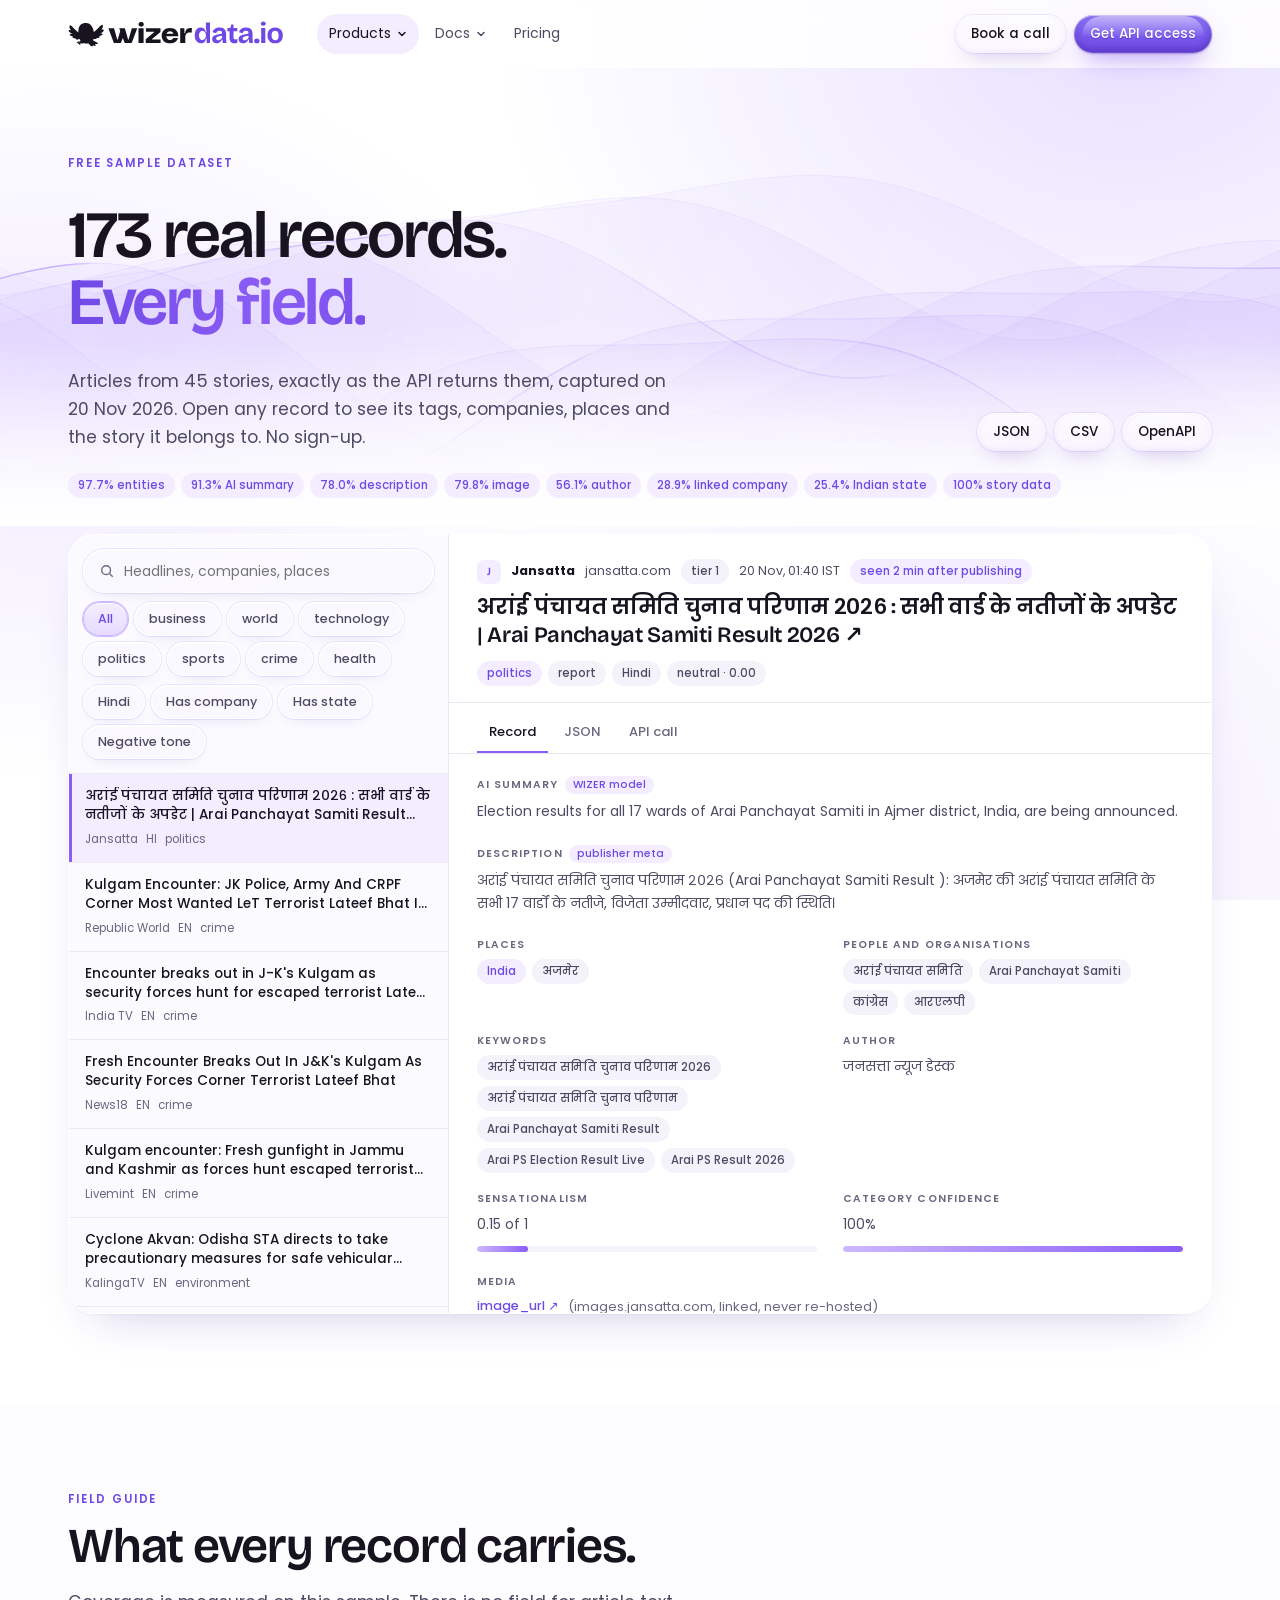
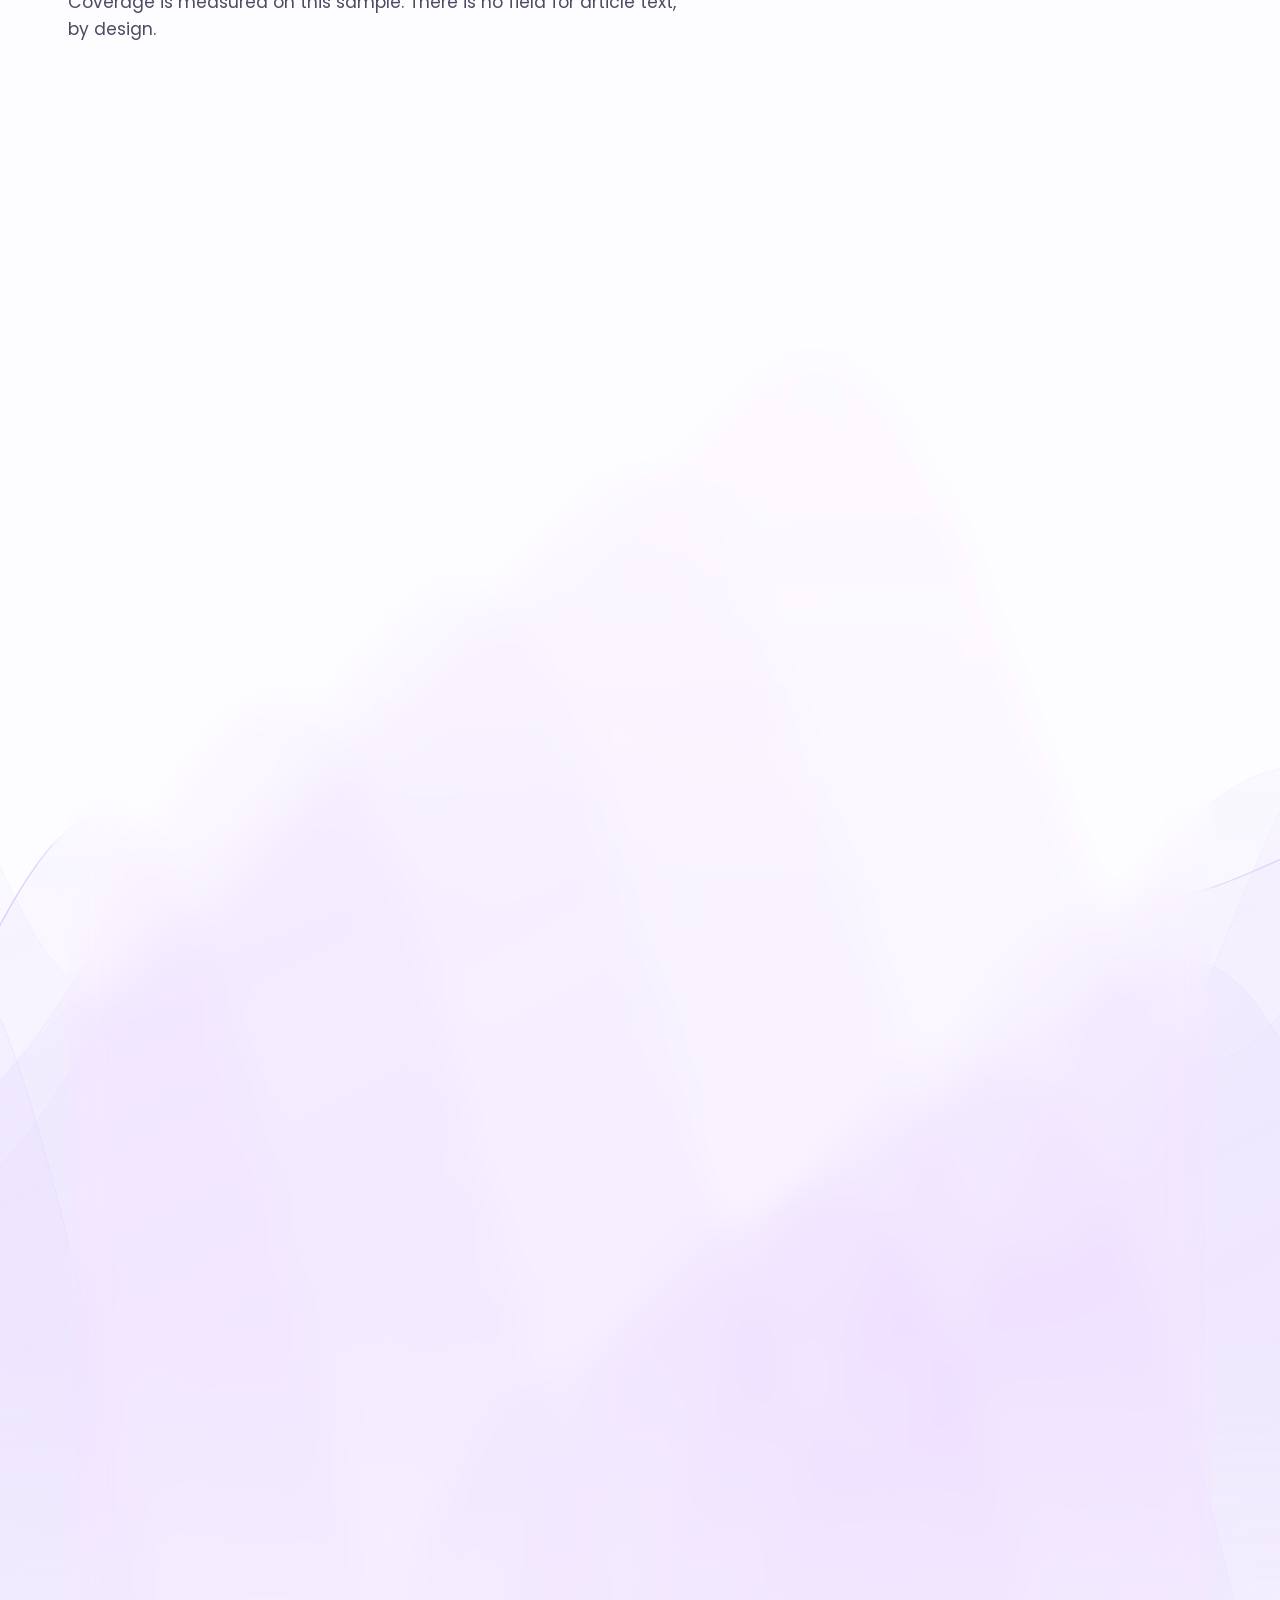
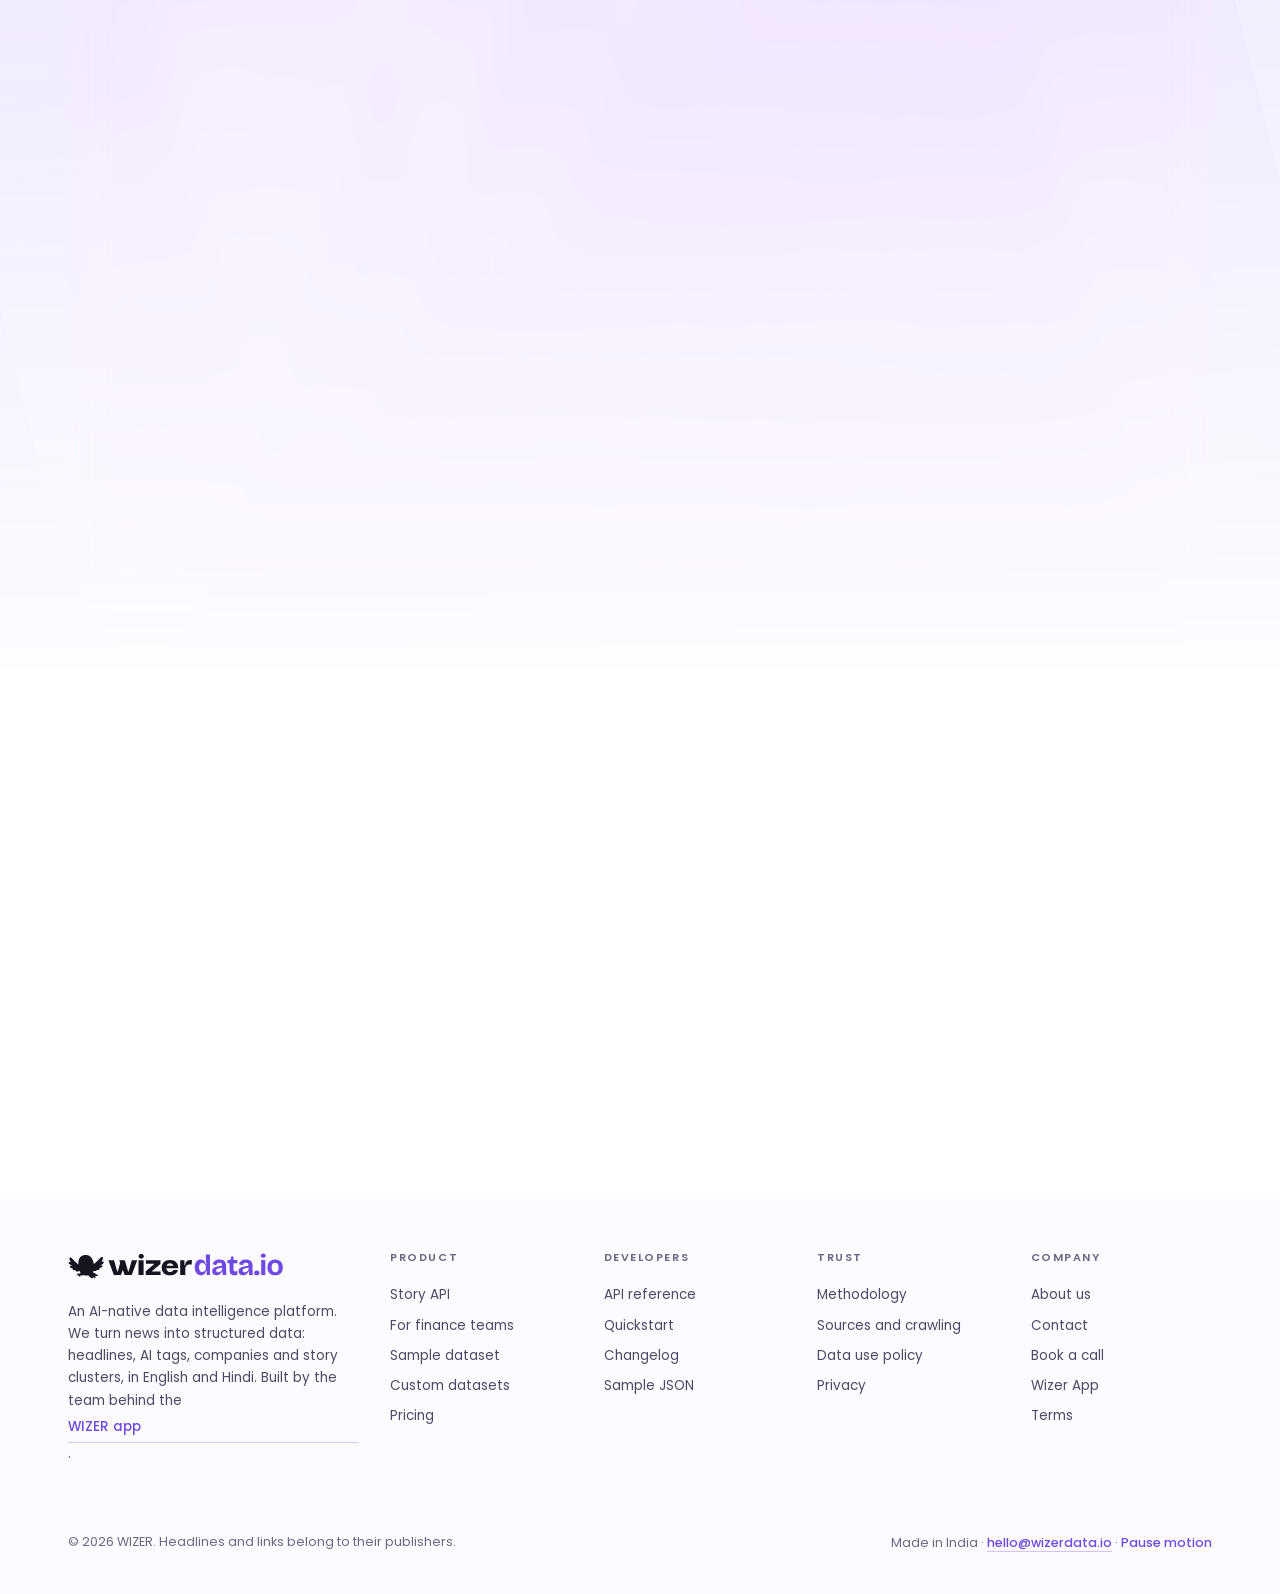
<file: sample.html>
<!doctype html>
<html lang="en">
<head>
<meta charset="utf-8">
<meta name="viewport" content="width=device-width, initial-scale=1, viewport-fit=cover">
<title>Free sample dataset · WIZER Data</title>
<meta name="description" content="Explore 173 real WIZER Data records with every field: AI tags, listed companies, Indian states and story clusters. No sign-up. Download JSON or CSV.">
<link rel="canonical" href="https://wizerdata.io/sample">
<meta name="theme-color" content="#ffffff" media="(prefers-color-scheme: light)">
<meta name="theme-color" content="#0f0d16" media="(prefers-color-scheme: dark)">
<meta property="og:type" content="website">
<meta property="og:site_name" content="WIZER Data">
<meta property="og:title" content="Free sample dataset · WIZER Data">
<meta property="og:description" content="Explore 173 real WIZER Data records with every field: AI tags, listed companies, Indian states and story clusters. No sign-up. Download JSON or CSV.">
<meta property="og:url" content="https://wizerdata.io/sample">
<meta property="og:image" content="https://wizerdata.io/assets/img/og.png">
<meta property="og:image:width" content="1200"><meta property="og:image:height" content="630">
<meta property="og:image:alt" content="WIZER Data: India's news as structured data">
<meta name="twitter:card" content="summary_large_image">
<meta name="twitter:title" content="Free sample dataset · WIZER Data">
<meta name="twitter:description" content="Explore 173 real WIZER Data records with every field: AI tags, listed companies, Indian states and story clusters. No sign-up. Download JSON or CSV.">
<meta name="twitter:image" content="https://wizerdata.io/assets/img/og.png">
<link rel="icon" href="assets/img/favicon.svg" type="image/svg+xml">
<link rel="icon" href="assets/img/favicon-32.png" sizes="32x32" type="image/png">
<link rel="apple-touch-icon" href="assets/img/apple-touch-icon.png">
<link rel="manifest" href="site.webmanifest">
<link rel="preconnect" href="https://fonts.googleapis.com">
<link rel="preconnect" href="https://fonts.gstatic.com" crossorigin>
<link rel="stylesheet" href="https://fonts.googleapis.com/css2?family=Bricolage+Grotesque:opsz,wght@12..96,500;12..96,600&family=Poppins:wght@400;500;600&display=swap">
<link rel="stylesheet" href="assets/css/site.5a1351df.css">
<script type="application/ld+json">{"@context": "https://schema.org", "@graph": [{"@type": "Organization", "name": "WIZER", "url": "https://letswizer.com", "logo": "https://wizerdata.io/assets/img/icon-512.png", "email": "hello@wizerdata.io"}, {"@type": "WebSite", "name": "WIZER Data", "url": "https://wizerdata.io"}, {"@type": "Dataset", "name": "WIZER Data sample", "description": "Explore 173 real WIZER Data records with every field: AI tags, listed companies, Indian states and story clusters. No sign-up. Download JSON or CSV.", "url": "https://wizerdata.io/sample", "license": "https://wizerdata.io/legal#data-use", "inLanguage": ["en", "hi"], "spatialCoverage": "India", "temporalCoverage": "2026-11-20", "distribution": [{"@type": "DataDownload", "encodingFormat": "application/json", "contentUrl": "https://wizerdata.io/data/wizer_sample.json"}, {"@type": "DataDownload", "encodingFormat": "text/csv", "contentUrl": "https://wizerdata.io/data/wizer_sample.csv"}]}]}</script>
</head>
<body>
<a class="skip" href="#main">Skip to content</a>
<header class="nav" id="nav">
  <div class="wrap">
    <a href="index.html" class="logo" aria-label="WIZER Data home"><svg class="" viewBox="440 334 8452 1020" aria-hidden="true" focusable="false"><path d="M1551.42 1000.61C1566.74 1015.77 1560.55 1039.88 1536.38 1043.42C1505.86 1047.88 1475.66 1040.4 1447.03 1026.11C1439.7 1051.25 1430.27 1073.07 1419.36 1092.01C1444.07 1109.39 1484.93 1129.93 1523.35 1149.23C1584.04 1179.74 1638.64 1207.17 1613.8 1214.26C1590.6 1239.14 1542.91 1243.11 1498.71 1235.86C1524.87 1272.66 1540.91 1303.82 1520.14 1309.75C1495.34 1316.83 1450.35 1298.96 1410.51 1274.37C1420.58 1301.6 1422.37 1323.52 1403.71 1328.85C1363.22 1340.41 1281.71 1261.89 1247.91 1212.39C1228.83 1216.44 1212.98 1218.03 1203.06 1219.03C1196.94 1219.64 1193.07 1220.03 1192.07 1220.63C1135.8 1222.23 1088.29 1212.82 1048.39 1196.03C1040.02 1203.17 1030.21 1208.85 1019.55 1212.67C1006.04 1217.51 991.646 1219.18 977.819 1217.53C965.038 1216.01 953.147 1211.68 943.18 1204.95C934.425 1212.33 924.583 1220.1 914.13 1228.09C913.468 1228.59 912.826 1229.08 912.205 1229.55C924.686 1257.32 928.536 1274.41 917.597 1278.69C904.723 1283.72 894.342 1271.22 880.806 1246.6C874.782 1242.02 866.348 1235.52 854.084 1226.8C843.135 1219 832.289 1211.92 822.333 1205.43C791.316 1185.19 769.117 1170.71 780.46 1158.41C789.764 1148.31 814.084 1159.07 844.739 1178.66C828.035 1149.1 816.465 1128 832.641 1121.67C847.305 1115.94 865.054 1139.2 883.921 1173.29C884.014 1172.44 884.117 1171.6 884.211 1170.77C887.605 1142.13 889.768 1123.85 906.317 1126.42C911.274 1127.18 914.668 1130.47 916.811 1135.76C919.605 1125.04 925.018 1114.81 932.645 1105.85C913.54 1080.87 898.865 1053.82 887.947 1026.87C851.279 1051.36 811.021 1066.77 770.183 1060.81C746.028 1057.28 739.829 1033.16 755.135 1017.99C722.297 1021.47 685.671 1019.29 647.183 1005.71C622.376 996.947 617.739 969.389 638.779 954.891C640.828 953.481 642.908 952.08 645.04 950.698C554.154 923.621 488.291 891.324 515.406 854.242C518.842 849.54 524.379 846.065 530.464 844.437C552.394 838.552 581.238 839.098 613.393 844.528C516.514 797.332 432.964 741.751 475.272 693.482C477.539 690.899 480.467 688.507 483.976 687.452C498.816 683.004 526.884 687.37 560.725 698.239C518.615 649.297 482.32 586.548 502.708 517.961C505.637 508.11 512.829 497.815 524.389 498.524C572.472 501.462 658.608 615.735 736.186 689.571C766.84 718.74 809.593 752.192 848.878 782.262C821.877 441.342 1052.49 407.962 1118.07 407.962C1119.69 407.962 1121.72 407.907 1124.16 407.853C1175.28 406.589 1400.19 401.05 1453.61 767.982C1493.99 737.131 1538.66 702.359 1570.38 672.181C1647.96 598.345 1734.1 484.081 1782.18 481.134C1793.73 480.424 1800.93 490.72 1803.86 500.58C1824.24 569.158 1787.96 631.916 1745.83 680.858C1779.69 669.98 1807.74 665.614 1822.58 670.062C1826.1 671.117 1829.02 673.509 1831.29 676.092C1873.61 724.361 1790.06 779.942 1693.18 827.138C1725.33 821.708 1754.18 821.162 1776.11 827.047C1782.19 828.684 1787.73 832.158 1791.16 836.861C1818.27 873.942 1752.42 906.231 1661.53 933.307C1663.66 934.69 1665.74 936.091 1667.79 937.5C1688.83 951.998 1684.19 979.557 1659.39 988.316C1620.9 1001.9 1584.27 1004.08 1551.42 1000.61ZM2664.45 1196.22L2589.84 996.474L2514.8 1196.22H2239.1L2024.25 621.029H2246.55L2370.74 1058.7H2391.85L2488.43 724.997L2449.6 621.029H2666.53L2707.71 747.226L2796.09 1058.7H2817.2L2943.88 621.029H3156.24L2940.15 1196.22H2664.45ZM4766.17 907.895C4766.17 917.4 4765.82 926.804 4765.12 936.091H4294.16C4297.07 956.91 4303.14 977.029 4312.14 995.438C4325.22 1022.19 4344.03 1044.41 4366.69 1059.86C4389.34 1075.3 4415.04 1083.43 4441.2 1083.43C4467.37 1083.43 4493.06 1075.3 4515.72 1059.86C4537.66 1044.9 4556.01 1023.58 4569.02 997.939H4754.75C4721.78 1121.24 4617.3 1210.77 4441.2 1210.77C4232.75 1210.77 4116.24 1075.17 4116.24 907.895C4116.24 740.623 4226.54 605.021 4441.2 605.021C4657.94 605.021 4766.17 740.623 4766.17 907.895ZM3489.19 1196.22V1049.96L3814.57 776.013V759.642H3496.64V619.937H4067.92V765.099L3740.05 1040.14V1055.42H4071.64V1196.22H3489.19ZM4841.74 1196.22V619.937H5005.68L5009.39 815.305H5034.23C5040.03 764.371 5050.79 723.988 5066.53 694.155C5083.09 663.595 5106.26 641.402 5136.08 627.577C5166.71 613.753 5204.38 606.84 5249.08 606.84C5255.72 606.84 5263.17 607.204 5271.45 607.932C5279.73 607.932 5289.25 608.659 5300 610.114L5292.55 797.842C5279.3 792.021 5264.81 788.383 5249.08 786.927C5234.19 784.745 5220.94 783.653 5209.35 783.653C5177.05 783.653 5148.9 789.11 5124.89 800.025C5101.72 810.939 5083.09 827.674 5069.01 850.231C5055.76 872.787 5047.08 901.165 5042.94 935.363V1196.22H4841.74ZM3205.87 1196.22V619.937H3405.82V1196.22H3205.87ZM3414.56 464.953C3414.56 480.915 3409.78 496.605 3400.69 510.43C3391.62 524.255 3378.55 535.742 3362.81 543.719C3347.08 551.704 3329.23 555.906 3311.07 555.906C3292.91 555.906 3275.05 551.704 3259.32 543.719C3243.59 535.742 3230.52 524.255 3221.44 510.43C3212.36 496.605 3207.58 480.915 3207.58 464.953C3207.58 448.991 3212.36 433.301 3221.44 419.477C3230.52 405.652 3243.59 394.164 3259.32 386.188C3275.05 378.202 3292.91 374 3311.07 374C3329.23 374 3347.08 378.202 3362.81 386.188C3378.55 394.164 3391.62 405.652 3400.69 419.477C3409.78 433.301 3414.56 448.991 3414.56 464.953ZM4575.27 830.585C4573.71 826.81 4572.05 823.09 4570.27 819.443C4557.19 792.694 4538.37 770.474 4515.72 755.021C4493.06 739.577 4467.37 731.446 4441.2 731.446C4415.04 731.446 4389.34 739.577 4366.69 755.021C4344.03 770.474 4325.22 792.694 4312.14 819.443C4310.36 823.09 4308.69 826.81 4307.14 830.585H4575.27ZM921.52 1180.89C920.454 1178.84 919.512 1176.73 918.684 1174.56C918.353 1177.73 917.959 1181.01 917.494 1184.38C918.86 1183.2 920.205 1182.04 921.52 1180.89Z" fill="currentColor"/><path class="logo-accent" d="M5657.12 1210.75C5607.63 1210.75 5564.13 1198 5526.62 1172.5C5489.88 1147 5461.38 1111 5441.13 1064.5C5420.88 1018 5410.75 962.875 5410.75 899.125C5410.75 839.125 5419.75 785.875 5437.75 739.375C5455.75 692.875 5482.38 656.5 5517.62 630.25C5552.88 604 5596.75 590.875 5649.25 590.875C5687.5 590.875 5719.75 598 5746 612.25C5772.25 626.5 5793.63 647.5 5810.12 675.25C5827.38 702.25 5840.88 734.875 5850.63 773.125H5876.5C5871.25 749.125 5866.38 725.875 5861.88 703.375C5858.13 680.125 5855.13 658 5852.88 637C5850.63 616 5849.5 597.625 5849.5 581.875V390.625H6011.5V904.75V1195H5876.5V1024H5854C5845.75 1066 5833 1100.88 5815.75 1128.62C5798.5 1156.38 5776.38 1177 5749.38 1190.5C5723.13 1204 5692.38 1210.75 5657.12 1210.75ZM5711.12 1078C5735.88 1078 5756.88 1072.75 5774.13 1062.25C5791.38 1051.75 5805.62 1038.25 5816.88 1021.75C5828.13 1004.5 5836.38 986.125 5841.63 966.625C5846.88 946.375 5849.5 927.625 5849.5 910.375V889C5849.5 874.75 5847.25 860.125 5842.75 845.125C5839 829.375 5833.38 814 5825.88 799C5818.38 784 5809 770.875 5797.75 759.625C5786.5 747.625 5773.38 738.25 5758.38 731.5C5743.38 724.75 5726.88 721.375 5708.88 721.375C5681.88 721.375 5659 728.875 5640.25 743.875C5621.5 758.875 5606.88 779.875 5596.38 806.875C5585.88 833.125 5580.63 863.875 5580.63 899.125C5580.63 935.125 5585.88 966.625 5596.38 993.625C5607.63 1020.62 5623 1041.62 5642.5 1056.62C5662 1070.88 5684.88 1078 5711.12 1078ZM6265.38 1210.75C6232.38 1210.75 6203.13 1204.38 6177.63 1191.62C6152.13 1178.12 6132.26 1159 6118.01 1134.25C6103.76 1109.5 6096.63 1078.75 6096.63 1042C6096.63 1009.75 6102.63 982.75 6114.63 961C6127.38 939.25 6145.76 921.625 6169.76 908.125C6193.76 894.625 6223.38 883.375 6258.63 874.375C6293.88 865.375 6334.01 857.5 6379.01 850.75C6403.01 847 6422.51 843.625 6437.51 840.625C6453.26 836.875 6464.88 831.25 6472.38 823.75C6479.88 815.5 6483.63 803.875 6483.63 788.875C6483.63 767.875 6476.13 749.875 6461.13 734.875C6446.13 719.875 6422.51 712.375 6390.26 712.375C6368.51 712.375 6348.26 716.125 6329.51 723.625C6311.51 731.125 6295.76 742.375 6282.26 757.375C6269.51 772.375 6260.13 791.5 6254.13 814.75L6111.26 770.875C6120.26 740.125 6133.01 713.5 6149.51 691C6166.76 668.5 6187.38 649.75 6211.38 634.75C6235.38 619 6262.76 607.375 6293.51 599.875C6324.26 592.375 6357.63 588.625 6393.63 588.625C6451.38 588.625 6498.26 598 6534.26 616.75C6571.01 634.75 6598.38 663.25 6616.38 702.25C6634.38 740.5 6643.38 790 6643.38 850.75V952C6643.38 978.25 6643.76 1004.88 6644.51 1031.88C6646.01 1058.88 6647.51 1086.25 6649.01 1114C6651.26 1141 6653.51 1168 6655.76 1195H6512.88C6509.88 1176.25 6506.88 1154.88 6503.88 1130.88C6501.63 1106.12 6499.76 1081.38 6498.26 1056.62H6478.01C6467.51 1085.12 6452.51 1111 6433.01 1134.25C6413.51 1157.5 6389.51 1176.25 6361.01 1190.5C6333.26 1204 6301.38 1210.75 6265.38 1210.75ZM6334.01 1093.75C6348.26 1093.75 6362.51 1091.12 6376.76 1085.88C6391.76 1080.62 6406.01 1073.5 6419.51 1064.5C6433.76 1054.75 6446.51 1042.75 6457.76 1028.5C6469.76 1014.25 6479.51 998.125 6487.01 980.125L6484.76 885.625L6510.63 891.25C6497.13 901 6481.38 908.875 6463.38 914.875C6445.38 920.125 6426.63 924.25 6407.13 927.25C6388.38 930.25 6369.63 933.625 6350.88 937.375C6332.13 941.125 6315.26 946 6300.26 952C6286.01 958 6274.38 966.25 6265.38 976.75C6257.13 986.5 6253.01 1000.38 6253.01 1018.38C6253.01 1041.62 6260.51 1060 6275.51 1073.5C6290.51 1087 6310.01 1093.75 6334.01 1093.75ZM6970.71 1208.5C6904.71 1208.5 6855.96 1191.25 6824.46 1156.75C6793.71 1121.5 6778.34 1065.62 6778.34 989.125V731.5H6692.84L6695.09 604.375H6754.71C6777.96 604.375 6795.21 601 6806.46 594.25C6817.71 587.5 6824.46 575.125 6826.71 557.125L6841.34 472.75H6933.59V604.375H7083.21V736H6933.59V982.375C6933.59 1009.38 6939.96 1028.88 6952.71 1040.88C6965.46 1052.88 6984.96 1058.88 7011.21 1058.88C7025.46 1058.88 7038.96 1057.38 7051.71 1054.38C7065.21 1051.38 7076.84 1046.5 7086.59 1039.75V1190.5C7063.34 1198 7041.96 1202.88 7022.46 1205.12C7002.96 1207.38 6985.71 1208.5 6970.71 1208.5ZM7303.11 1210.75C7270.11 1210.75 7240.86 1204.38 7215.36 1191.62C7189.86 1178.12 7169.98 1159 7155.73 1134.25C7141.48 1109.5 7134.36 1078.75 7134.36 1042C7134.36 1009.75 7140.36 982.75 7152.36 961C7165.11 939.25 7183.48 921.625 7207.48 908.125C7231.48 894.625 7261.11 883.375 7296.36 874.375C7331.61 865.375 7371.73 857.5 7416.73 850.75C7440.73 847 7460.23 843.625 7475.23 840.625C7490.98 836.875 7502.61 831.25 7510.11 823.75C7517.61 815.5 7521.36 803.875 7521.36 788.875C7521.36 767.875 7513.86 749.875 7498.86 734.875C7483.86 719.875 7460.23 712.375 7427.98 712.375C7406.23 712.375 7385.98 716.125 7367.23 723.625C7349.23 731.125 7333.48 742.375 7319.98 757.375C7307.23 772.375 7297.86 791.5 7291.86 814.75L7148.98 770.875C7157.98 740.125 7170.73 713.5 7187.23 691C7204.48 668.5 7225.11 649.75 7249.11 634.75C7273.11 619 7300.48 607.375 7331.23 599.875C7361.98 592.375 7395.36 588.625 7431.36 588.625C7489.11 588.625 7535.98 598 7571.98 616.75C7608.73 634.75 7636.11 663.25 7654.11 702.25C7672.11 740.5 7681.11 790 7681.11 850.75V952C7681.11 978.25 7681.48 1004.88 7682.23 1031.88C7683.73 1058.88 7685.23 1086.25 7686.73 1114C7688.98 1141 7691.23 1168 7693.48 1195H7550.61C7547.61 1176.25 7544.61 1154.88 7541.61 1130.88C7539.36 1106.12 7537.48 1081.38 7535.98 1056.62H7515.73C7505.23 1085.12 7490.23 1111 7470.73 1134.25C7451.23 1157.5 7427.23 1176.25 7398.73 1190.5C7370.98 1204 7339.11 1210.75 7303.11 1210.75ZM7371.73 1093.75C7385.98 1093.75 7400.23 1091.12 7414.48 1085.88C7429.48 1080.62 7443.73 1073.5 7457.23 1064.5C7471.48 1054.75 7484.23 1042.75 7495.48 1028.5C7507.48 1014.25 7517.23 998.125 7524.73 980.125L7522.48 885.625L7548.36 891.25C7534.86 901 7519.11 908.875 7501.11 914.875C7483.11 920.125 7464.36 924.25 7444.86 927.25C7426.11 930.25 7407.36 933.625 7388.61 937.375C7369.86 941.125 7352.98 946 7337.98 952C7323.73 958 7312.11 966.25 7303.11 976.75C7294.86 986.5 7290.73 1000.38 7290.73 1018.38C7290.73 1041.62 7298.23 1060 7313.23 1073.5C7328.23 1087 7347.73 1093.75 7371.73 1093.75ZM7848.61 1209.62C7813.36 1209.62 7786.73 1202.12 7768.73 1187.12C7751.48 1172.12 7742.86 1148.88 7742.86 1117.38C7742.86 1085.12 7751.48 1061.5 7768.73 1046.5C7786.73 1031.5 7813.36 1024 7848.61 1024C7884.61 1024 7911.23 1031.5 7928.48 1046.5C7946.48 1061.5 7955.48 1085.12 7955.48 1117.38C7955.48 1178.88 7919.86 1209.62 7848.61 1209.62ZM8018.98 1195V604.375H8180.98V1195H8018.98ZM8101.11 515.5C8069.61 515.5 8045.23 509.125 8027.98 496.375C8011.48 482.875 8003.23 463.375 8003.23 437.875C8003.23 411.625 8011.48 391.75 8027.98 378.25C8045.23 364.75 8069.61 358 8101.11 358C8133.36 358 8157.73 364.75 8174.23 378.25C8191.48 391.75 8200.11 411.625 8200.11 437.875C8200.11 462.625 8191.48 481.75 8174.23 495.25C8157.73 508.75 8133.36 515.5 8101.11 515.5ZM8565 1210.75C8505.75 1210.75 8453.62 1199.12 8408.62 1175.88C8363.62 1151.88 8328.37 1117 8302.87 1071.25C8277.37 1024.75 8264.62 967 8264.62 898C8264.62 829 8277.37 771.625 8302.87 725.875C8329.12 680.125 8364.75 646 8409.75 623.5C8455.5 600.25 8507.25 588.625 8565 588.625C8624.25 588.625 8676.37 600.25 8721.37 623.5C8767.12 646.75 8802.75 681.625 8828.25 728.125C8854.5 773.875 8867.62 831.25 8867.62 900.25C8867.62 970 8854.12 1028.12 8827.12 1074.62C8800.87 1120.38 8764.87 1154.5 8719.12 1177C8674.12 1199.5 8622.75 1210.75 8565 1210.75ZM8570.62 1090.38C8599.87 1090.38 8624.25 1083.62 8643.75 1070.12C8664 1056.62 8679 1036.38 8688.75 1009.38C8699.25 981.625 8704.5 948.25 8704.5 909.25C8704.5 868 8698.87 833.125 8687.62 804.625C8677.12 775.375 8661.37 753.25 8640.37 738.25C8619.37 722.5 8592.75 714.625 8560.5 714.625C8532.75 714.625 8508.75 721.375 8488.5 734.875C8468.25 747.625 8452.87 767.875 8442.37 795.625C8431.87 822.625 8426.62 856 8426.62 895.75C8426.62 959.5 8439.37 1007.88 8464.87 1040.88C8490.37 1073.88 8525.62 1090.38 8570.62 1090.38Z"/></svg></a>
    <nav class="nav-links" aria-label="Primary"><div class="dd" data-dd><button class="dd-btn is-here" type="button" aria-expanded="false" aria-controls="dd-products">Products<svg class="chev" width="10" height="10" viewBox="0 0 10 10" aria-hidden="true"><path d="M2 3.5l3 3 3-3" fill="none" stroke="currentColor" stroke-width="1.5" stroke-linecap="round" stroke-linejoin="round"/></svg></button><div class="dd-panel" id="dd-products" hidden><div class="dd-grid"><a class="dd-item" href="index.html#story-api"><span class="dd-ico" aria-hidden="true"><svg width="20" height="20" viewBox="0 0 20 20" fill="none" stroke="currentColor" stroke-width="1.5" stroke-linecap="round" stroke-linejoin="round"><path d="M4 5h9a2 2 0 012 2v9H6a2 2 0 01-2-2V5z"/><path d="M15 9h1.5a1.5 1.5 0 011.5 1.5V15a1 1 0 01-1 1h-2"/><path d="M7 8.5h5M7 11.5h5M7 14h3"/></svg></span><span class="dd-txt"><b>News &amp; Story API</b><span>Indian news with AI tags, companies and story clusters, in English and Hindi.</span></span></a><a class="dd-item" href="finance.html"><span class="dd-ico" aria-hidden="true"><svg width="20" height="20" viewBox="0 0 20 20" fill="none" stroke="currentColor" stroke-width="1.5" stroke-linecap="round" stroke-linejoin="round"><path d="M3.5 16.5h13"/><path d="M5.5 13l3-3.5 2.5 2 4-5"/><path d="M12.5 6.5H15V9"/></svg></span><span class="dd-txt"><b>Finance data</b><span>Company-tagged news with NSE, BSE and ISIN, for quant and research teams.</span></span></a><a class="dd-item" href="sample.html" aria-current="page"><span class="dd-ico" aria-hidden="true"><svg width="20" height="20" viewBox="0 0 20 20" fill="none" stroke="currentColor" stroke-width="1.5" stroke-linecap="round" stroke-linejoin="round"><rect x="3.5" y="4" width="13" height="12" rx="2"/><path d="M3.5 8h13M3.5 12h13M8 4v12"/></svg></span><span class="dd-txt"><b>Sample dataset</b><span>The latest real records, every field. No sign-up.</span></span></a><a class="dd-item" href="index.html#custom"><span class="dd-ico" aria-hidden="true"><svg width="20" height="20" viewBox="0 0 20 20" fill="none" stroke="currentColor" stroke-width="1.5" stroke-linecap="round" stroke-linejoin="round"><path d="M4 6h7M14 6h2M4 10h2M9 10h7M4 14h9M16 14h0"/><circle cx="12.5" cy="6" r="1.5"/><circle cx="7.5" cy="10" r="1.5"/><circle cx="14.5" cy="14" r="1.5"/></svg></span><span class="dd-txt"><b>Custom datasets</b><span>Your sources, regions, history and delivery format.</span></span></a></div></div></div><div class="dd" data-dd><button class="dd-btn" type="button" aria-expanded="false" aria-controls="dd-docs">Docs<svg class="chev" width="10" height="10" viewBox="0 0 10 10" aria-hidden="true"><path d="M2 3.5l3 3 3-3" fill="none" stroke="currentColor" stroke-width="1.5" stroke-linecap="round" stroke-linejoin="round"/></svg></button><div class="dd-panel" id="dd-docs" hidden><div class="dd-grid"><a class="dd-item" href="docs.html"><span class="dd-ico" aria-hidden="true"><svg width="20" height="20" viewBox="0 0 20 20" fill="none" stroke="currentColor" stroke-width="1.5" stroke-linecap="round" stroke-linejoin="round"><path d="M5 3.5h8l2.5 2.5v10.5H5z"/><path d="M8 9.5l-1.5 1.5L8 12.5M12 9.5l1.5 1.5-1.5 1.5"/></svg></span><span class="dd-txt"><b>API reference</b><span>Endpoints, parameters, errors and rate limits.</span></span></a><a class="dd-item" href="docs.html#quickstart"><span class="dd-ico" aria-hidden="true"><svg width="20" height="20" viewBox="0 0 20 20" fill="none" stroke="currentColor" stroke-width="1.5" stroke-linecap="round" stroke-linejoin="round"><path d="M11 3L5 11h4.5L9 17l6-8h-4.5z"/></svg></span><span class="dd-txt"><b>Quickstart</b><span>Your first call in curl, Python or JavaScript.</span></span></a><a class="dd-item" href="docs.html#schema"><span class="dd-ico" aria-hidden="true"><svg width="20" height="20" viewBox="0 0 20 20" fill="none" stroke="currentColor" stroke-width="1.5" stroke-linecap="round" stroke-linejoin="round"><path d="M10 3.5l6.5 3.25L10 10 3.5 6.75z"/><path d="M3.5 10.25L10 13.5l6.5-3.25"/><path d="M3.5 13.75L10 17l6.5-3.25"/></svg></span><span class="dd-txt"><b>Record schema</b><span>Every field, its type and how often it is filled.</span></span></a><a class="dd-item" href="methodology.html"><span class="dd-ico" aria-hidden="true"><svg width="20" height="20" viewBox="0 0 20 20" fill="none" stroke="currentColor" stroke-width="1.5" stroke-linecap="round" stroke-linejoin="round"><circle cx="10" cy="10" r="6.5"/><circle cx="10" cy="10" r="3.5"/><circle cx="10" cy="10" r=".8" fill="currentColor"/></svg></span><span class="dd-txt"><b>Methodology</b><span>How every accuracy number is measured, with its limits.</span></span></a><a class="dd-item" href="docs.html#changelog"><span class="dd-ico" aria-hidden="true"><svg width="20" height="20" viewBox="0 0 20 20" fill="none" stroke="currentColor" stroke-width="1.5" stroke-linecap="round" stroke-linejoin="round"><circle cx="10" cy="10" r="6.5"/><path d="M10 6.5V10l2.5 1.5"/></svg></span><span class="dd-txt"><b>Changelog</b><span>What changed in the API and the pipeline.</span></span></a><a class="dd-item" href="openapi.json"><span class="dd-ico" aria-hidden="true"><svg width="20" height="20" viewBox="0 0 20 20" fill="none" stroke="currentColor" stroke-width="1.5" stroke-linecap="round" stroke-linejoin="round"><path d="M7.5 5C6 5 5.5 5.8 5.5 7v1.5c0 .8-.5 1.5-1.5 1.5 1 0 1.5.7 1.5 1.5V13c0 1.2.5 2 2 2M12.5 5c1.5 0 2 .8 2 2v1.5c0 .8.5 1.5 1.5 1.5-1 0-1.5.7-1.5 1.5V13c0 1.2-.5 2-2 2"/></svg></span><span class="dd-txt"><b>OpenAPI spec</b><span>Machine-readable contract. Postman collection on the reference page.</span></span></a></div></div></div><a href="pricing.html">Pricing</a></nav>
    <div class="nav-cta">
      <a href="https://cal.id/vaish/wizerdata-discovery-call" target="_blank" rel="noopener" class="btn btn-ghost btn-sm">Book a call</a>
      <a href="contact.html?intent=key" class="btn btn-primary btn-sm">Get API access</a>
      <button class="menu-btn" type="button" aria-label="Open menu" aria-expanded="false" aria-controls="mobile-menu"><span></span><span></span><span></span></button>
    </div>
  </div>
  <nav class="mobile-menu" id="mobile-menu" aria-label="Mobile"><p class="mm-h">Products</p><a href="index.html#story-api">News &amp; Story API</a><a href="finance.html">Finance data</a><a href="sample.html">Sample dataset</a><a href="index.html#custom">Custom datasets</a><p class="mm-h">Docs</p><a href="docs.html">API reference</a><a href="docs.html#quickstart">Quickstart</a><a href="docs.html#schema">Record schema</a><a href="methodology.html">Methodology</a><a href="docs.html#changelog">Changelog</a><a href="openapi.json">OpenAPI spec</a><a href="pricing.html">Pricing</a><a href="https://cal.id/vaish/wizerdata-discovery-call" target="_blank" rel="noopener">Book a call</a><a class="btn btn-primary" href="contact.html?intent=key">Get API access</a></nav>
</header>
<main id="main">
<section class="page-hero" aria-labelledby="s-h" style="padding-bottom:28px">
  <canvas class="silk-bg" data-art="silk" aria-hidden="true"></canvas>
  <div class="wrap">
    <div class="sec-head row" style="margin-bottom:22px">
      <div class="stack">
        <span class="eyebrow">Free sample dataset</span>
        <h1 id="s-h">173 real records.<br><span class="grad-text">Every field.</span></h1>
        <p class="lede">Articles from 45 stories, exactly as the API returns them, captured on 20 Nov 2026. Open any record to see its tags, companies, places and the story it belongs to. No sign-up.</p>
      </div>
      <div style="display:flex;gap:8px;flex-wrap:wrap">
        <a class="btn btn-ghost btn-sm" href="data/wizer_sample.json" download>JSON</a>
        <a class="btn btn-ghost btn-sm" href="data/wizer_sample.csv" download>CSV</a>
        <a class="btn btn-ghost btn-sm" href="openapi.json">OpenAPI</a>
      </div>
    </div>
    <div class="tags" aria-label="Field coverage in this sample">
      <span class="tag v">97.7% entities</span><span class="tag v">91.3% AI summary</span><span class="tag v">78.0% description</span><span class="tag v">79.8% image</span><span class="tag v">56.1% author</span><span class="tag v">28.9% linked company</span><span class="tag v">25.4% Indian state</span><span class="tag v">100% story data</span>
    </div>
  </div>
</section>

<section style="padding-top:8px" aria-label="Sample explorer">
  <div class="wrap">
    <div class="explorer card">
      <aside class="list" aria-label="Records">
        <div class="filters">
          <label class="search"><svg width="14" height="14" viewBox="0 0 16 16" fill="none" stroke="currentColor" stroke-width="1.6" aria-hidden="true" style="color:var(--ink-3)"><circle cx="7" cy="7" r="5"/><path d="M11 11l3.5 3.5"/></svg>
            <span class="sr-only">Search records</span><input id="x-q" type="search" placeholder="Headlines, companies, places" autocomplete="off"></label>
          <div class="chips" id="x-cats" role="group" aria-label="Category"></div>
          <div class="chips" role="group" aria-label="More filters">
            <button class="chip" type="button" aria-pressed="false" data-f="hi">Hindi</button>
            <button class="chip" type="button" aria-pressed="false" data-f="co">Has company</button>
            <button class="chip" type="button" aria-pressed="false" data-f="state">Has state</button>
            <button class="chip" type="button" aria-pressed="false" data-f="neg">Negative tone</button>
          </div>
        </div>
        <div class="rows" id="x-rows" role="listbox" aria-label="Records" tabindex="0"></div>
        <div class="list-foot"><span id="x-count"></span><span><button class="linkbtn" type="button" id="x-export-json">Export view (JSON)</button> · <button class="linkbtn" type="button" id="x-export-csv">CSV</button></span></div>
      </aside>
      <article class="detail" id="x-detail"></article>
    </div>
  </div>
</section>

<section class="band" aria-labelledby="fg-h"><canvas class="band-art" data-art="silk" aria-hidden="true"></canvas>
  <div class="wrap">
    <div class="sec-head"><span class="eyebrow">Field guide</span><h2 id="fg-h">What every record carries.</h2><p class="lede">Coverage is measured on this sample. There is no field for article text, by design.</p></div>
    <div class="ref tbl-wrap"><table><thead><tr><th scope="col">Field</th><th scope="col">Type</th><th scope="col">What it holds</th><th scope="col" class="r">In this sample</th></tr></thead><tbody><tr><td class="grp" colspan="4">Article</td></tr>
<tr><td><code>article_id</code></td><td>string</td><td>Stable WIZER id, prefixed wz_.</td><td class="r">100%</td></tr>
<tr><td><code>link</code></td><td>url</td><td>Canonical publisher URL. The article body stays with the publisher.</td><td class="r">100%</td></tr>
<tr><td><code>title</code></td><td>string</td><td>Headline as published.</td><td class="r">100%</td></tr>
<tr><td><code>description</code></td><td>string | null</td><td>The publisher&#x27;s own meta description, at most 300 characters.</td><td class="r">78.0%</td></tr>
<tr><td><code>image_url</code></td><td>url | null</td><td>Lead image URL declared by the article page. We link to it and never re-host it.</td><td class="r">79.8%</td></tr>
<tr><td><code>video_url</code></td><td>url | null</td><td>Embedded video URL, when the page declares one.</td><td class="r">when present</td></tr>
<tr><td><code>creator</code></td><td>string[]</td><td>Named authors from the page&#x27;s structured data. Desk and bureau bylines are dropped.</td><td class="r">56.1%</td></tr>
<tr><td><code>keywords</code></td><td>string[]</td><td>Publisher keywords, topped up with the article&#x27;s leading entities.</td><td class="r">98.3%</td></tr>
<tr><td><code>language</code></td><td>string</td><td>ISO 639-1 code detected from the text: en, hi, and regional languages.</td><td class="r">100%</td></tr>
<tr><td><code>country</code></td><td>string[]</td><td>Country of the publisher.</td><td class="r">100%</td></tr>
<tr><td><code>pubDate</code></td><td>datetime</td><td>Publisher&#x27;s timestamp, UTC ISO 8601.</td><td class="r">100%</td></tr>
<tr><td><code>first_seen</code><span class="new">new</span></td><td>datetime</td><td>When WIZER first saw the URL, UTC ISO 8601.</td><td class="r">100%</td></tr>
<tr><td><code>detection_lag_min</code><span class="new">new</span></td><td>number | null</td><td>Minutes from pubDate to first_seen. Large for articles a publisher lists late.</td><td class="r">when pubDate known</td></tr>
<tr><td><code>source</code></td><td>object</td><td>id, name, domain, url, icon, tier (1 is the most-read) and type (news, wire, official, global).</td><td class="r">100%</td></tr>
<tr><td class="grp" colspan="4">AI enrichment</td></tr>
<tr><td><code>ai_summary</code></td><td>string | null</td><td>One factual sentence written by WIZER&#x27;s model from the article. Not publisher text.</td><td class="r">91.3%</td></tr>
<tr><td><code>category</code></td><td>string</td><td>One of 13 domains: business, politics, world, crime, sports, cricket, entertainment, health, education, environment, technology, crypto, general.</td><td class="r">100%</td></tr>
<tr><td><code>category_confidence</code></td><td>number</td><td>Model probability for the category, 0 to 1.</td><td class="r">100%</td></tr>
<tr><td><code>category_also</code><span class="new">new</span></td><td>string[]</td><td>Up to two secondary categories.</td><td class="r">100%</td></tr>
<tr><td><code>article_type</code><span class="new">new</span></td><td>string</td><td>report, opinion, live_blog, press_release, analysis_explainer, digest or video_photo.</td><td class="r">100%</td></tr>
<tr><td><code>sentiment</code></td><td>object</td><td>label (positive, neutral, negative) and score.</td><td class="r">100.0%</td></tr>
<tr><td><code>sensationalism</code><span class="new">new</span></td><td>number</td><td>How sensational the framing is, 0 to 1.</td><td class="r">100%</td></tr>
<tr><td><code>entities</code></td><td>object</td><td>organizations, people and places named in the article.</td><td class="r">97.7%</td></tr>
<tr><td><code>geo</code><span class="new">new</span></td><td>object</td><td>countries, Indian states and places named. States are resolved from cities and districts.</td><td class="r">25.4%</td></tr>
<tr><td><code>duplicate</code></td><td>boolean</td><td>True when the same publisher already ran this headline in the story.</td><td class="r">100%</td></tr>
<tr><td><code>wire_reprint</code><span class="new">new</span></td><td>boolean</td><td>True for agency copy (PTI, ANI, IANS, UNI). Counted as amplification, not new reporting.</td><td class="r">100%</td></tr>
<tr><td class="grp" colspan="4">Market</td></tr>
<tr><td><code>companies</code><span class="new">new</span></td><td>object[]</td><td>Listed companies the article names: name, mention, nse_symbol, bse_code, isin, sector, industry.</td><td class="r">28.9%</td></tr>
<tr><td class="grp" colspan="4">Story</td></tr>
<tr><td><code>story.story_id</code><span class="new">new</span></td><td>integer</td><td>The event this article belongs to, across publishers and languages.</td><td class="r">100%</td></tr>
<tr><td><code>story.headline</code><span class="new">new</span></td><td>string</td><td>Representative headline for the story.</td><td class="r">100%</td></tr>
<tr><td><code>story.summary</code><span class="new">new</span></td><td>string | null</td><td>Two-sentence factual summary of the whole story.</td><td class="r">most stories</td></tr>
<tr><td><code>story.related_count</code><span class="new">new</span></td><td>integer</td><td>Number of other articles on the same story.</td><td class="r">100%</td></tr>
<tr><td><code>story.volume</code><span class="new">new</span></td><td>object</td><td>articles, publishers, wire_reprints and languages.</td><td class="r">100%</td></tr>
<tr><td><code>story.velocity</code><span class="new">new</span></td><td>object</td><td>v15 and v60 (publisher-weighted new coverage per hour), acceleration, peak_v60, peak_at, breaking.</td><td class="r">100%</td></tr>
<tr><td><code>story.top_related</code><span class="new">new</span></td><td>object[]</td><td>Up to five coverage links from different publishers: title, source_name, link, language, first_seen.</td><td class="r">100%</td></tr>
<tr><td><code>story.articles</code><span class="new">new</span><span class="plan-tag">Full access</span></td><td>endpoint</td><td>Full cluster membership and a live stream of new members.</td><td class="r">API only</td></tr></tbody></table></div>
  </div>
</section>

<section class="cta-section" aria-labelledby="cta-h">
  <div class="wrap">
    <div class="cta-band">
      <canvas class="silk" data-art="silk" aria-hidden="true"></canvas>
      <div>
        <span class="eyebrow">Early access</span>
        <h2 id="cta-h" style="margin:14px 0 12px">Build on India's news,<br>structured from the first minute.</h2>
        <p class="lede">Tell us what you are building. We reply within one working day with a key or a call.</p>
      </div>
      <div class="ctas"><a href="contact.html?intent=key" class="btn btn-primary">Get API access <span class="arr">→</span></a><a href="https://cal.id/vaish/wizerdata-discovery-call" target="_blank" rel="noopener" class="btn btn-ghost">Book a call</a></div>
    </div>
  </div>
</section>
</main>
<script src="data/sample.js" defer></script>
<footer class="site">
  <div class="wrap">
    <div class="foot">
      <div>
        <a href="index.html" class="logo" aria-label="WIZER Data home"><svg class="" viewBox="440 334 8452 1020" aria-hidden="true" focusable="false"><path d="M1551.42 1000.61C1566.74 1015.77 1560.55 1039.88 1536.38 1043.42C1505.86 1047.88 1475.66 1040.4 1447.03 1026.11C1439.7 1051.25 1430.27 1073.07 1419.36 1092.01C1444.07 1109.39 1484.93 1129.93 1523.35 1149.23C1584.04 1179.74 1638.64 1207.17 1613.8 1214.26C1590.6 1239.14 1542.91 1243.11 1498.71 1235.86C1524.87 1272.66 1540.91 1303.82 1520.14 1309.75C1495.34 1316.83 1450.35 1298.96 1410.51 1274.37C1420.58 1301.6 1422.37 1323.52 1403.71 1328.85C1363.22 1340.41 1281.71 1261.89 1247.91 1212.39C1228.83 1216.44 1212.98 1218.03 1203.06 1219.03C1196.94 1219.64 1193.07 1220.03 1192.07 1220.63C1135.8 1222.23 1088.29 1212.82 1048.39 1196.03C1040.02 1203.17 1030.21 1208.85 1019.55 1212.67C1006.04 1217.51 991.646 1219.18 977.819 1217.53C965.038 1216.01 953.147 1211.68 943.18 1204.95C934.425 1212.33 924.583 1220.1 914.13 1228.09C913.468 1228.59 912.826 1229.08 912.205 1229.55C924.686 1257.32 928.536 1274.41 917.597 1278.69C904.723 1283.72 894.342 1271.22 880.806 1246.6C874.782 1242.02 866.348 1235.52 854.084 1226.8C843.135 1219 832.289 1211.92 822.333 1205.43C791.316 1185.19 769.117 1170.71 780.46 1158.41C789.764 1148.31 814.084 1159.07 844.739 1178.66C828.035 1149.1 816.465 1128 832.641 1121.67C847.305 1115.94 865.054 1139.2 883.921 1173.29C884.014 1172.44 884.117 1171.6 884.211 1170.77C887.605 1142.13 889.768 1123.85 906.317 1126.42C911.274 1127.18 914.668 1130.47 916.811 1135.76C919.605 1125.04 925.018 1114.81 932.645 1105.85C913.54 1080.87 898.865 1053.82 887.947 1026.87C851.279 1051.36 811.021 1066.77 770.183 1060.81C746.028 1057.28 739.829 1033.16 755.135 1017.99C722.297 1021.47 685.671 1019.29 647.183 1005.71C622.376 996.947 617.739 969.389 638.779 954.891C640.828 953.481 642.908 952.08 645.04 950.698C554.154 923.621 488.291 891.324 515.406 854.242C518.842 849.54 524.379 846.065 530.464 844.437C552.394 838.552 581.238 839.098 613.393 844.528C516.514 797.332 432.964 741.751 475.272 693.482C477.539 690.899 480.467 688.507 483.976 687.452C498.816 683.004 526.884 687.37 560.725 698.239C518.615 649.297 482.32 586.548 502.708 517.961C505.637 508.11 512.829 497.815 524.389 498.524C572.472 501.462 658.608 615.735 736.186 689.571C766.84 718.74 809.593 752.192 848.878 782.262C821.877 441.342 1052.49 407.962 1118.07 407.962C1119.69 407.962 1121.72 407.907 1124.16 407.853C1175.28 406.589 1400.19 401.05 1453.61 767.982C1493.99 737.131 1538.66 702.359 1570.38 672.181C1647.96 598.345 1734.1 484.081 1782.18 481.134C1793.73 480.424 1800.93 490.72 1803.86 500.58C1824.24 569.158 1787.96 631.916 1745.83 680.858C1779.69 669.98 1807.74 665.614 1822.58 670.062C1826.1 671.117 1829.02 673.509 1831.29 676.092C1873.61 724.361 1790.06 779.942 1693.18 827.138C1725.33 821.708 1754.18 821.162 1776.11 827.047C1782.19 828.684 1787.73 832.158 1791.16 836.861C1818.27 873.942 1752.42 906.231 1661.53 933.307C1663.66 934.69 1665.74 936.091 1667.79 937.5C1688.83 951.998 1684.19 979.557 1659.39 988.316C1620.9 1001.9 1584.27 1004.08 1551.42 1000.61ZM2664.45 1196.22L2589.84 996.474L2514.8 1196.22H2239.1L2024.25 621.029H2246.55L2370.74 1058.7H2391.85L2488.43 724.997L2449.6 621.029H2666.53L2707.71 747.226L2796.09 1058.7H2817.2L2943.88 621.029H3156.24L2940.15 1196.22H2664.45ZM4766.17 907.895C4766.17 917.4 4765.82 926.804 4765.12 936.091H4294.16C4297.07 956.91 4303.14 977.029 4312.14 995.438C4325.22 1022.19 4344.03 1044.41 4366.69 1059.86C4389.34 1075.3 4415.04 1083.43 4441.2 1083.43C4467.37 1083.43 4493.06 1075.3 4515.72 1059.86C4537.66 1044.9 4556.01 1023.58 4569.02 997.939H4754.75C4721.78 1121.24 4617.3 1210.77 4441.2 1210.77C4232.75 1210.77 4116.24 1075.17 4116.24 907.895C4116.24 740.623 4226.54 605.021 4441.2 605.021C4657.94 605.021 4766.17 740.623 4766.17 907.895ZM3489.19 1196.22V1049.96L3814.57 776.013V759.642H3496.64V619.937H4067.92V765.099L3740.05 1040.14V1055.42H4071.64V1196.22H3489.19ZM4841.74 1196.22V619.937H5005.68L5009.39 815.305H5034.23C5040.03 764.371 5050.79 723.988 5066.53 694.155C5083.09 663.595 5106.26 641.402 5136.08 627.577C5166.71 613.753 5204.38 606.84 5249.08 606.84C5255.72 606.84 5263.17 607.204 5271.45 607.932C5279.73 607.932 5289.25 608.659 5300 610.114L5292.55 797.842C5279.3 792.021 5264.81 788.383 5249.08 786.927C5234.19 784.745 5220.94 783.653 5209.35 783.653C5177.05 783.653 5148.9 789.11 5124.89 800.025C5101.72 810.939 5083.09 827.674 5069.01 850.231C5055.76 872.787 5047.08 901.165 5042.94 935.363V1196.22H4841.74ZM3205.87 1196.22V619.937H3405.82V1196.22H3205.87ZM3414.56 464.953C3414.56 480.915 3409.78 496.605 3400.69 510.43C3391.62 524.255 3378.55 535.742 3362.81 543.719C3347.08 551.704 3329.23 555.906 3311.07 555.906C3292.91 555.906 3275.05 551.704 3259.32 543.719C3243.59 535.742 3230.52 524.255 3221.44 510.43C3212.36 496.605 3207.58 480.915 3207.58 464.953C3207.58 448.991 3212.36 433.301 3221.44 419.477C3230.52 405.652 3243.59 394.164 3259.32 386.188C3275.05 378.202 3292.91 374 3311.07 374C3329.23 374 3347.08 378.202 3362.81 386.188C3378.55 394.164 3391.62 405.652 3400.69 419.477C3409.78 433.301 3414.56 448.991 3414.56 464.953ZM4575.27 830.585C4573.71 826.81 4572.05 823.09 4570.27 819.443C4557.19 792.694 4538.37 770.474 4515.72 755.021C4493.06 739.577 4467.37 731.446 4441.2 731.446C4415.04 731.446 4389.34 739.577 4366.69 755.021C4344.03 770.474 4325.22 792.694 4312.14 819.443C4310.36 823.09 4308.69 826.81 4307.14 830.585H4575.27ZM921.52 1180.89C920.454 1178.84 919.512 1176.73 918.684 1174.56C918.353 1177.73 917.959 1181.01 917.494 1184.38C918.86 1183.2 920.205 1182.04 921.52 1180.89Z" fill="currentColor"/><path class="logo-accent" d="M5657.12 1210.75C5607.63 1210.75 5564.13 1198 5526.62 1172.5C5489.88 1147 5461.38 1111 5441.13 1064.5C5420.88 1018 5410.75 962.875 5410.75 899.125C5410.75 839.125 5419.75 785.875 5437.75 739.375C5455.75 692.875 5482.38 656.5 5517.62 630.25C5552.88 604 5596.75 590.875 5649.25 590.875C5687.5 590.875 5719.75 598 5746 612.25C5772.25 626.5 5793.63 647.5 5810.12 675.25C5827.38 702.25 5840.88 734.875 5850.63 773.125H5876.5C5871.25 749.125 5866.38 725.875 5861.88 703.375C5858.13 680.125 5855.13 658 5852.88 637C5850.63 616 5849.5 597.625 5849.5 581.875V390.625H6011.5V904.75V1195H5876.5V1024H5854C5845.75 1066 5833 1100.88 5815.75 1128.62C5798.5 1156.38 5776.38 1177 5749.38 1190.5C5723.13 1204 5692.38 1210.75 5657.12 1210.75ZM5711.12 1078C5735.88 1078 5756.88 1072.75 5774.13 1062.25C5791.38 1051.75 5805.62 1038.25 5816.88 1021.75C5828.13 1004.5 5836.38 986.125 5841.63 966.625C5846.88 946.375 5849.5 927.625 5849.5 910.375V889C5849.5 874.75 5847.25 860.125 5842.75 845.125C5839 829.375 5833.38 814 5825.88 799C5818.38 784 5809 770.875 5797.75 759.625C5786.5 747.625 5773.38 738.25 5758.38 731.5C5743.38 724.75 5726.88 721.375 5708.88 721.375C5681.88 721.375 5659 728.875 5640.25 743.875C5621.5 758.875 5606.88 779.875 5596.38 806.875C5585.88 833.125 5580.63 863.875 5580.63 899.125C5580.63 935.125 5585.88 966.625 5596.38 993.625C5607.63 1020.62 5623 1041.62 5642.5 1056.62C5662 1070.88 5684.88 1078 5711.12 1078ZM6265.38 1210.75C6232.38 1210.75 6203.13 1204.38 6177.63 1191.62C6152.13 1178.12 6132.26 1159 6118.01 1134.25C6103.76 1109.5 6096.63 1078.75 6096.63 1042C6096.63 1009.75 6102.63 982.75 6114.63 961C6127.38 939.25 6145.76 921.625 6169.76 908.125C6193.76 894.625 6223.38 883.375 6258.63 874.375C6293.88 865.375 6334.01 857.5 6379.01 850.75C6403.01 847 6422.51 843.625 6437.51 840.625C6453.26 836.875 6464.88 831.25 6472.38 823.75C6479.88 815.5 6483.63 803.875 6483.63 788.875C6483.63 767.875 6476.13 749.875 6461.13 734.875C6446.13 719.875 6422.51 712.375 6390.26 712.375C6368.51 712.375 6348.26 716.125 6329.51 723.625C6311.51 731.125 6295.76 742.375 6282.26 757.375C6269.51 772.375 6260.13 791.5 6254.13 814.75L6111.26 770.875C6120.26 740.125 6133.01 713.5 6149.51 691C6166.76 668.5 6187.38 649.75 6211.38 634.75C6235.38 619 6262.76 607.375 6293.51 599.875C6324.26 592.375 6357.63 588.625 6393.63 588.625C6451.38 588.625 6498.26 598 6534.26 616.75C6571.01 634.75 6598.38 663.25 6616.38 702.25C6634.38 740.5 6643.38 790 6643.38 850.75V952C6643.38 978.25 6643.76 1004.88 6644.51 1031.88C6646.01 1058.88 6647.51 1086.25 6649.01 1114C6651.26 1141 6653.51 1168 6655.76 1195H6512.88C6509.88 1176.25 6506.88 1154.88 6503.88 1130.88C6501.63 1106.12 6499.76 1081.38 6498.26 1056.62H6478.01C6467.51 1085.12 6452.51 1111 6433.01 1134.25C6413.51 1157.5 6389.51 1176.25 6361.01 1190.5C6333.26 1204 6301.38 1210.75 6265.38 1210.75ZM6334.01 1093.75C6348.26 1093.75 6362.51 1091.12 6376.76 1085.88C6391.76 1080.62 6406.01 1073.5 6419.51 1064.5C6433.76 1054.75 6446.51 1042.75 6457.76 1028.5C6469.76 1014.25 6479.51 998.125 6487.01 980.125L6484.76 885.625L6510.63 891.25C6497.13 901 6481.38 908.875 6463.38 914.875C6445.38 920.125 6426.63 924.25 6407.13 927.25C6388.38 930.25 6369.63 933.625 6350.88 937.375C6332.13 941.125 6315.26 946 6300.26 952C6286.01 958 6274.38 966.25 6265.38 976.75C6257.13 986.5 6253.01 1000.38 6253.01 1018.38C6253.01 1041.62 6260.51 1060 6275.51 1073.5C6290.51 1087 6310.01 1093.75 6334.01 1093.75ZM6970.71 1208.5C6904.71 1208.5 6855.96 1191.25 6824.46 1156.75C6793.71 1121.5 6778.34 1065.62 6778.34 989.125V731.5H6692.84L6695.09 604.375H6754.71C6777.96 604.375 6795.21 601 6806.46 594.25C6817.71 587.5 6824.46 575.125 6826.71 557.125L6841.34 472.75H6933.59V604.375H7083.21V736H6933.59V982.375C6933.59 1009.38 6939.96 1028.88 6952.71 1040.88C6965.46 1052.88 6984.96 1058.88 7011.21 1058.88C7025.46 1058.88 7038.96 1057.38 7051.71 1054.38C7065.21 1051.38 7076.84 1046.5 7086.59 1039.75V1190.5C7063.34 1198 7041.96 1202.88 7022.46 1205.12C7002.96 1207.38 6985.71 1208.5 6970.71 1208.5ZM7303.11 1210.75C7270.11 1210.75 7240.86 1204.38 7215.36 1191.62C7189.86 1178.12 7169.98 1159 7155.73 1134.25C7141.48 1109.5 7134.36 1078.75 7134.36 1042C7134.36 1009.75 7140.36 982.75 7152.36 961C7165.11 939.25 7183.48 921.625 7207.48 908.125C7231.48 894.625 7261.11 883.375 7296.36 874.375C7331.61 865.375 7371.73 857.5 7416.73 850.75C7440.73 847 7460.23 843.625 7475.23 840.625C7490.98 836.875 7502.61 831.25 7510.11 823.75C7517.61 815.5 7521.36 803.875 7521.36 788.875C7521.36 767.875 7513.86 749.875 7498.86 734.875C7483.86 719.875 7460.23 712.375 7427.98 712.375C7406.23 712.375 7385.98 716.125 7367.23 723.625C7349.23 731.125 7333.48 742.375 7319.98 757.375C7307.23 772.375 7297.86 791.5 7291.86 814.75L7148.98 770.875C7157.98 740.125 7170.73 713.5 7187.23 691C7204.48 668.5 7225.11 649.75 7249.11 634.75C7273.11 619 7300.48 607.375 7331.23 599.875C7361.98 592.375 7395.36 588.625 7431.36 588.625C7489.11 588.625 7535.98 598 7571.98 616.75C7608.73 634.75 7636.11 663.25 7654.11 702.25C7672.11 740.5 7681.11 790 7681.11 850.75V952C7681.11 978.25 7681.48 1004.88 7682.23 1031.88C7683.73 1058.88 7685.23 1086.25 7686.73 1114C7688.98 1141 7691.23 1168 7693.48 1195H7550.61C7547.61 1176.25 7544.61 1154.88 7541.61 1130.88C7539.36 1106.12 7537.48 1081.38 7535.98 1056.62H7515.73C7505.23 1085.12 7490.23 1111 7470.73 1134.25C7451.23 1157.5 7427.23 1176.25 7398.73 1190.5C7370.98 1204 7339.11 1210.75 7303.11 1210.75ZM7371.73 1093.75C7385.98 1093.75 7400.23 1091.12 7414.48 1085.88C7429.48 1080.62 7443.73 1073.5 7457.23 1064.5C7471.48 1054.75 7484.23 1042.75 7495.48 1028.5C7507.48 1014.25 7517.23 998.125 7524.73 980.125L7522.48 885.625L7548.36 891.25C7534.86 901 7519.11 908.875 7501.11 914.875C7483.11 920.125 7464.36 924.25 7444.86 927.25C7426.11 930.25 7407.36 933.625 7388.61 937.375C7369.86 941.125 7352.98 946 7337.98 952C7323.73 958 7312.11 966.25 7303.11 976.75C7294.86 986.5 7290.73 1000.38 7290.73 1018.38C7290.73 1041.62 7298.23 1060 7313.23 1073.5C7328.23 1087 7347.73 1093.75 7371.73 1093.75ZM7848.61 1209.62C7813.36 1209.62 7786.73 1202.12 7768.73 1187.12C7751.48 1172.12 7742.86 1148.88 7742.86 1117.38C7742.86 1085.12 7751.48 1061.5 7768.73 1046.5C7786.73 1031.5 7813.36 1024 7848.61 1024C7884.61 1024 7911.23 1031.5 7928.48 1046.5C7946.48 1061.5 7955.48 1085.12 7955.48 1117.38C7955.48 1178.88 7919.86 1209.62 7848.61 1209.62ZM8018.98 1195V604.375H8180.98V1195H8018.98ZM8101.11 515.5C8069.61 515.5 8045.23 509.125 8027.98 496.375C8011.48 482.875 8003.23 463.375 8003.23 437.875C8003.23 411.625 8011.48 391.75 8027.98 378.25C8045.23 364.75 8069.61 358 8101.11 358C8133.36 358 8157.73 364.75 8174.23 378.25C8191.48 391.75 8200.11 411.625 8200.11 437.875C8200.11 462.625 8191.48 481.75 8174.23 495.25C8157.73 508.75 8133.36 515.5 8101.11 515.5ZM8565 1210.75C8505.75 1210.75 8453.62 1199.12 8408.62 1175.88C8363.62 1151.88 8328.37 1117 8302.87 1071.25C8277.37 1024.75 8264.62 967 8264.62 898C8264.62 829 8277.37 771.625 8302.87 725.875C8329.12 680.125 8364.75 646 8409.75 623.5C8455.5 600.25 8507.25 588.625 8565 588.625C8624.25 588.625 8676.37 600.25 8721.37 623.5C8767.12 646.75 8802.75 681.625 8828.25 728.125C8854.5 773.875 8867.62 831.25 8867.62 900.25C8867.62 970 8854.12 1028.12 8827.12 1074.62C8800.87 1120.38 8764.87 1154.5 8719.12 1177C8674.12 1199.5 8622.75 1210.75 8565 1210.75ZM8570.62 1090.38C8599.87 1090.38 8624.25 1083.62 8643.75 1070.12C8664 1056.62 8679 1036.38 8688.75 1009.38C8699.25 981.625 8704.5 948.25 8704.5 909.25C8704.5 868 8698.87 833.125 8687.62 804.625C8677.12 775.375 8661.37 753.25 8640.37 738.25C8619.37 722.5 8592.75 714.625 8560.5 714.625C8532.75 714.625 8508.75 721.375 8488.5 734.875C8468.25 747.625 8452.87 767.875 8442.37 795.625C8431.87 822.625 8426.62 856 8426.62 895.75C8426.62 959.5 8439.37 1007.88 8464.87 1040.88C8490.37 1073.88 8525.62 1090.38 8570.62 1090.38Z"/></svg></a>
        <p class="about">An AI-native data intelligence platform. We turn news into structured data: headlines, AI tags, companies and story clusters, in English and Hindi. Built by the team behind the <a class="link" href="https://letswizer.com" target="_blank" rel="noopener">WIZER app</a>.</p>
      </div>
      <div><p class="h4-like">Product</p><a href="index.html#story-api">Story API</a><a href="finance.html">For finance teams</a><a href="sample.html">Sample dataset</a><a href="index.html#custom">Custom datasets</a><a href="pricing.html">Pricing</a></div>
      <div><p class="h4-like">Developers</p><a href="docs.html">API reference</a><a href="docs.html#quickstart">Quickstart</a><a href="docs.html#changelog">Changelog</a><a href="data/wizer_sample.json">Sample JSON</a></div>
      <div><p class="h4-like">Trust</p><a href="methodology.html">Methodology</a><a href="methodology.html#sources">Sources and crawling</a><a href="legal.html#data-use">Data use policy</a><a href="legal.html#privacy">Privacy</a></div>
      <div><p class="h4-like">Company</p><a href="index.html#about">About us</a><a href="contact.html">Contact</a><a href="https://cal.id/vaish/wizerdata-discovery-call" target="_blank" rel="noopener">Book a call</a><a href="https://letswizer.com" target="_blank" rel="noopener">Wizer App</a><a href="legal.html#terms">Terms</a></div>
    </div>
    <div class="legal"><span>© 2026 WIZER. Headlines and links belong to their publishers.</span><span>Made in India · <a class="link" href="mailto:hello@wizerdata.io">hello@wizerdata.io</a> · <button class="linkbtn motion-link" type="button" data-motion-toggle aria-pressed="false">Pause motion</button></span></div>
  </div>
</footer>
<div class="toast" id="toast" role="status" aria-live="polite"></div>
<script src="assets/js/site.9aa0509d.js" defer></script><script src="assets/js/explorer.e37c2c6e.js" defer></script>
</body>
</html>
</file>
<file: assets/css/site.5a1351df.css>
:root{--bg:#ffffff;--bg-2:#fbfaff;--bg-3:#f4f2fa;--bg-inv:#15111f;--line:#ebe8f3;--line-2:#dcd7e8;--ink:#17131f;--ink-2:#4f4a63;--ink-3:#6b6780;--num:#0b7a6a;--accent:#8b5cf6;--accent-btn:#7c5cf0;--accent-btn-hover:#6f49e4;--accent-ink:#6f49e4;--on-accent:#ffffff;--lav-50:#faf7ff;--lav-100:#f3edff;--lav-200:#e7dcff;--lav-300:#cdb8ff;--lav-400:#b79cff;--pos:#137a3a;--pos-bg:#eaf8ef;--neg:#b42318;--neg-bg:#fdf0ef;--warn:#8a5a00;--warn-bg:#fff6e0;--code-bg:#fbf9ff;--shadow:0 1px 2px rgba(40,20,90,.05),0 18px 40px -24px rgba(70,40,160,.22);--display:'Bricolage Grotesque','Poppins',ui-sans-serif,system-ui,sans-serif;--sans:'Poppins',ui-sans-serif,system-ui,-apple-system,'Segoe UI',sans-serif;--mono:ui-monospace,'Cascadia Code','SF Mono',Menlo,Consolas,monospace;--r-lg:22px;--r:16px;--r-sm:10px;--wrap:1200px;--sec:clamp(60px,7vw,100px);color-scheme:light}@media (prefers-color-scheme:dark){:root:not([data-theme="light"]){--bg:#0f0d16;--bg-2:#141120;--bg-3:#1b1729;--bg-inv:#faf7ff;--line:#29243a;--line-2:#3a3450;--ink:#f1ebff;--ink-2:#bdb2d8;--ink-3:#9a91b6;--num:#5eead4;--accent:#a78bfa;--accent-btn:#a78bfa;--accent-btn-hover:#b79cff;--accent-ink:#c4b2ff;--on-accent:#120e1c;--lav-50:#171325;--lav-100:#201a33;--lav-200:#2c2347;--lav-300:#4b3a80;--lav-400:#6b55b8;--pos:#4ade80;--pos-bg:#11291c;--neg:#f87171;--neg-bg:#2d1416;--warn:#fbbf24;--warn-bg:#2b2210;--code-bg:#130f1e;--shadow:0 1px 2px rgba(0,0,0,.3),0 18px 40px -24px rgba(0,0,0,.6);color-scheme:dark}}:root[data-theme="dark"]{--bg:#0f0d16;--bg-2:#141120;--bg-3:#1b1729;--bg-inv:#faf7ff;--line:#29243a;--line-2:#3a3450;--ink:#f1ebff;--ink-2:#bdb2d8;--ink-3:#9a91b6;--num:#5eead4;--accent:#a78bfa;--accent-btn:#a78bfa;--accent-btn-hover:#b79cff;--accent-ink:#c4b2ff;--on-accent:#120e1c;--lav-50:#171325;--lav-100:#201a33;--lav-200:#2c2347;--lav-300:#4b3a80;--lav-400:#6b55b8;--pos:#4ade80;--pos-bg:#11291c;--neg:#f87171;--neg-bg:#2d1416;--warn:#fbbf24;--warn-bg:#2b2210;--code-bg:#130f1e;--shadow:0 1px 2px rgba(0,0,0,.3),0 18px 40px -24px rgba(0,0,0,.6);color-scheme:dark}*,*::before,*::after{box-sizing:border-box}*{margin:0;padding:0}html{scroll-behavior:smooth;-webkit-text-size-adjust:100%}body{background:var(--bg);color:var(--ink);font:400 15.5px/1.65 var(--sans);-webkit-font-smoothing:antialiased;text-rendering:optimizeLegibility;overflow-x:hidden}img,svg,canvas{display:block;max-width:100%}a{color:inherit;text-decoration:none}button{font:inherit;color:inherit}::selection{background:var(--lav-200)}:focus-visible{outline:2px solid var(--accent);outline-offset:3px;border-radius:6px}.skip{position:absolute;left:-9999px;top:8px;z-index:100;background:var(--bg);padding:8px 14px;border-radius:8px;border:1px solid var(--line-2)}.skip:focus{left:16px}.sr-only{position:absolute;width:1px;height:1px;overflow:hidden;clip:rect(0 0 0 0);white-space:nowrap}.wrap{max-width:var(--wrap);margin:0 auto;padding-left:max(28px,env(safe-area-inset-left,0px));padding-right:max(28px,env(safe-area-inset-right,0px))}.wrap-narrow{max-width:820px}section{padding-block:var(--sec)}.band{background:var(--bg-2);border-block:1px solid var(--line)}h1,h2,h3,h4{font-family:var(--display);font-weight:600;letter-spacing:-.025em;line-height:1.06;text-wrap:balance;color:var(--ink)}h1{font-size:clamp(40px,6vw,76px);font-weight:600;letter-spacing:-.035em;line-height:1.02}h2{font-size:clamp(30px,3.8vw,50px)}h3{font-size:19px;letter-spacing:-.01em;line-height:1.3}h4{font-size:15px;letter-spacing:0;line-height:1.35}p{text-wrap:pretty}.eyebrow{display:inline-flex;align-items:center;gap:10px;font:600 11.5px/1 var(--sans);letter-spacing:.16em;text-transform:uppercase;color:var(--accent-ink)}.eyebrow::before{content:"";width:18px;height:1px;background:currentColor;opacity:.6}.lede{font-size:clamp(16px,1.35vw,18.5px);color:var(--ink-2);max-width:620px;line-height:1.6}.muted{color:var(--ink-3);font-size:13px}.small{font-size:13px}.mono{font-family:var(--mono)}.num{font-variant-numeric:tabular-nums}.grad-text{background:linear-gradient(100deg,var(--accent-ink) 10%,var(--accent) 55%,var(--lav-400) 100%);-webkit-background-clip:text;background-clip:text;color:transparent}.sec-head{display:grid;gap:16px;margin-bottom:clamp(36px,4vw,56px);max-width:760px}.sec-head.row{max-width:none;grid-template-columns:1fr auto;align-items:end;gap:32px}.sec-head.center{margin-inline:auto;text-align:center;justify-items:center}.btn{display:inline-flex;align-items:center;justify-content:center;gap:8px;min-height:46px;padding:0 22px;border-radius:999px;font:500 14.5px var(--sans);border:1px solid transparent;cursor:pointer;white-space:nowrap;transition:transform .18s cubic-bezier(.2,.9,.1,1),background .2s,border-color .2s,box-shadow .2s}.btn:hover{transform:translateY(-1px)}.btn:active{transform:none}.btn-primary{background:var(--accent-btn);color:var(--on-accent);box-shadow:0 8px 22px -10px color-mix(in oklab,var(--accent) 80%,transparent)}.btn-primary:hover{background:var(--accent-btn-hover)}.btn-ghost{background:var(--bg);border-color:var(--line-2);color:var(--ink)}.btn-ghost:hover{border-color:var(--accent)}.btn-soft{background:var(--lav-100);color:var(--accent-ink);border-color:var(--lav-200)}.btn-soft:hover{border-color:var(--lav-300)}.btn-sm{min-height:38px;padding:0 16px;font-size:13.5px}.btn .arr{transition:transform .2s}.btn:hover .arr{transform:translateX(3px)}.link{color:var(--accent-ink);font-weight:500;border-bottom:1px solid color-mix(in oklab,var(--accent) 35%,transparent)}.link:hover{border-color:var(--accent)}body::before{content:"";position:fixed;inset:0 0 auto;height:env(safe-area-inset-top,0px);z-index:60;background:var(--bg)}.nav{position:sticky;top:env(safe-area-inset-top,0px);z-index:50;background:color-mix(in oklab,var(--bg) 82%,transparent);backdrop-filter:saturate(1.5) blur(14px);-webkit-backdrop-filter:saturate(1.5) blur(14px);border-bottom:1px solid transparent;transition:border-color .2s}.nav.scrolled{border-bottom-color:var(--line)}.nav .wrap{display:flex;align-items:center;gap:34px;height:68px}.logo{display:inline-flex;align-items:baseline;gap:7px;color:var(--ink);flex:none;white-space:nowrap}.logo svg{height:26px;width:auto;display:block}.logo-accent{fill:var(--accent-ink)}.nav-links{display:flex;gap:4px;font-size:14px;color:var(--ink-2)}.nav-links a{padding:8px 12px;border-radius:999px}.nav-links a:hover{color:var(--ink);background:var(--bg-3)}.nav-links a[aria-current="page"]{color:var(--ink);background:var(--lav-100)}.nav-cta{margin-left:auto;display:flex;gap:8px;align-items:center}.menu-btn{display:none;width:42px;height:42px;border-radius:12px;border:1px solid var(--line-2);background:var(--bg);cursor:pointer;place-items:center}.menu-btn span{display:block;width:16px;height:1.5px;background:var(--ink);margin:3px auto;transition:transform .2s,opacity .2s}.nav.open .menu-btn span:nth-child(1){transform:translateY(4.5px) rotate(45deg)}.nav.open .menu-btn span:nth-child(2){opacity:0}.nav.open .menu-btn span:nth-child(3){transform:translateY(-4.5px) rotate(-45deg)}.mobile-menu{display:none}.hero{position:relative;padding-block:clamp(56px,7vw,96px) clamp(56px,7vw,88px);overflow:hidden;isolation:isolate}.hero-art{position:absolute;inset:0;z-index:-1;pointer-events:none}.hero-art canvas{width:100%;height:100%}.hero-art::after{content:"";position:absolute;inset:0;background:linear-gradient(90deg,var(--bg) 0%,color-mix(in oklab,var(--bg) 88%,transparent) 38%,color-mix(in oklab,var(--bg) 20%,transparent) 70%,transparent 100%),linear-gradient(0deg,var(--bg) 0%,transparent 22%)}.hero-grid{display:grid;grid-template-columns:minmax(0,1.15fr) minmax(0,.85fr);gap:clamp(32px,5vw,72px);align-items:center}.hero h1{margin:22px 0 22px;font-size:clamp(38px,4.2vw,58px)}.hero .ctas{display:flex;gap:12px;flex-wrap:wrap;margin:34px 0 30px}.pill{display:inline-flex;align-items:center;gap:9px;padding:7px 14px 7px 10px;border-radius:999px;background:color-mix(in oklab,var(--bg) 70%,var(--lav-100));border:1px solid var(--lav-200);font-size:12.5px;color:var(--accent-ink);backdrop-filter:blur(6px)}.proofs{display:grid;grid-template-columns:repeat(3,minmax(0,max-content));gap:12px 32px;font-size:13px;color:var(--ink-3)}.proofs b{display:block;font:600 22px/1.1 var(--display);color:var(--ink);letter-spacing:-.02em;margin-bottom:2px}.page-hero{padding-block:clamp(56px,7vw,96px) clamp(40px,5vw,64px);position:relative;overflow:hidden;isolation:isolate}.page-hero h1{font-size:clamp(38px,5.2vw,66px);margin:20px 0 20px}.card{background:var(--bg);border:1px solid var(--line);border-radius:var(--r-lg);box-shadow:var(--shadow)}.card-flat{background:var(--bg-2);border:1px solid var(--line);border-radius:var(--r)}.tag{display:inline-flex;align-items:center;gap:5px;font-size:11.5px;font-weight:500;padding:3px 10px;border-radius:999px;background:var(--bg-3);color:var(--ink-2);white-space:nowrap}.tag.v{background:var(--lav-100);color:var(--accent-ink)}.tag.pos{background:var(--pos-bg);color:var(--pos)}.tag.neg{background:var(--neg-bg);color:var(--neg)}.tag.warn{background:var(--warn-bg);color:var(--warn)}.tags{display:flex;gap:6px;flex-wrap:wrap}.story{padding:24px;position:relative;backdrop-filter:blur(10px);background:color-mix(in oklab,var(--bg) 92%,transparent)}.story-top{display:flex;justify-content:space-between;align-items:center;gap:8px;margin-bottom:14px}.story h3{font-size:20px;line-height:1.28;margin-bottom:6px}.story .meta{font-size:12px;color:var(--ink-3);margin-bottom:16px}.kpis{display:grid;grid-template-columns:repeat(4,minmax(0,1fr));border:1px solid var(--line);border-radius:14px;overflow:hidden;margin-bottom:14px}.kpi{padding:11px 12px;border-right:1px solid var(--line)}.kpi:last-child{border-right:0}.kpi b{display:block;font:600 20px/1.15 var(--display);letter-spacing:-.02em}.kpi small{font-size:11px;color:var(--ink-3)}.rel-h{display:flex;justify-content:space-between;font:600 10.5px var(--sans);letter-spacing:.1em;text-transform:uppercase;color:var(--ink-3);margin-bottom:4px}.rel a{display:grid;grid-template-columns:118px minmax(0,1fr) 42px;gap:10px;align-items:center;padding:8px 0;border-top:1px solid var(--line);font-size:12.5px}.rel a:hover .t{color:var(--accent-ink)}.rel .p{font-weight:500;white-space:nowrap;overflow:hidden;text-overflow:ellipsis}.rel .t{color:var(--ink-2);white-space:nowrap;overflow:hidden;text-overflow:ellipsis}.rel .s{color:var(--ink-3);text-align:right;font-variant-numeric:tabular-nums}.metrics{display:grid;grid-template-columns:repeat(4,minmax(0,1fr));gap:0;border:1px solid var(--line);border-radius:var(--r-lg);background:var(--bg);overflow:hidden}.metric{padding:28px 26px;border-right:1px solid var(--line);display:grid;gap:6px;align-content:start}.metric:last-child{border-right:0}.metric .v{font:600 clamp(32px,3.4vw,44px)/1 var(--display);letter-spacing:-.035em;color:var(--ink)}.metric .v small{font-size:.5em;color:var(--accent-ink);letter-spacing:-.01em;margin-left:2px}.metric .l{font-size:13.5px;color:var(--ink-2);line-height:1.5}.metric .src{font-size:11.5px;color:var(--ink-3);margin-top:6px}.compare{display:grid;grid-template-columns:repeat(2,minmax(0,1fr));gap:18px}.cmp{padding:30px;border-radius:var(--r-lg);border:1px solid var(--line)}.cmp.them{background:var(--bg-2)}.cmp.us{background:linear-gradient(160deg,var(--lav-100),var(--bg) 65%);border-color:var(--lav-200)}.cmp h3{margin:14px 0 18px;font-size:22px}.cmp ul{list-style:none;display:grid;gap:12px}.cmp li{display:grid;grid-template-columns:22px minmax(0,1fr);gap:10px;font-size:14.5px;color:var(--ink-2)}.cmp li::before{content:"";width:20px;height:20px;border-radius:50%;margin-top:2px;background:var(--bg-3) url("data:image/svg+xml,%3Csvg xmlns='http://www.w3.org/2000/svg' viewBox='0 0 20 20'%3E%3Cpath d='M7 7l6 6M13 7l-6 6' stroke='%236b6780' stroke-width='1.6' stroke-linecap='round'/%3E%3C/svg%3E") center/20px no-repeat}.cmp.us li::before{background:var(--lav-200) url("data:image/svg+xml,%3Csvg xmlns='http://www.w3.org/2000/svg' viewBox='0 0 20 20'%3E%3Cpath d='M6 10.3l2.6 2.6L14 7.4' fill='none' stroke='%236f49e4' stroke-width='1.8' stroke-linecap='round' stroke-linejoin='round'/%3E%3C/svg%3E") center/20px no-repeat}.cmp li b{color:var(--ink);font-weight:500}.demo{overflow:hidden}.demo-bar{display:flex;gap:10px;align-items:center;flex-wrap:wrap;padding:14px;border-bottom:1px solid var(--line);background:var(--bg-2)}.search{flex:1 1 260px;display:flex;align-items:center;gap:10px;height:44px;padding:0 16px;background:var(--bg);border:1px solid var(--line-2);border-radius:999px;min-width:0}.search:focus-within{border-color:var(--accent);box-shadow:0 0 0 4px var(--lav-100)}.search input{border:0;outline:0;flex:1;font:400 14px var(--sans);background:transparent;color:var(--ink);min-width:0}.chips{display:flex;gap:6px;flex-wrap:wrap}.chip{min-height:34px;padding:0 14px;border-radius:999px;border:1px solid var(--line-2);background:var(--bg);font:500 12.5px var(--sans);color:var(--ink-2);cursor:pointer}.chip:hover{border-color:var(--lav-300)}.chip[aria-pressed="true"]{background:var(--lav-100);border-color:var(--lav-300);color:var(--accent-ink)}.seg{display:inline-flex;border:1px solid var(--line-2);border-radius:999px;padding:3px;background:var(--bg)}.seg button{border:0;background:transparent;min-height:30px;padding:0 14px;border-radius:999px;font:500 12.5px var(--sans);color:var(--ink-2);cursor:pointer}.seg button[aria-pressed="true"]{background:var(--ink);color:var(--bg)}.tbl-wrap{overflow-x:auto}table{width:100%;border-collapse:collapse;font-size:13.5px}th{font:600 10.5px var(--sans);letter-spacing:.1em;text-transform:uppercase;color:var(--ink-3);text-align:left;padding:12px 18px;border-bottom:1px solid var(--line);white-space:nowrap}td{padding:12px 18px;border-bottom:1px solid var(--line);vertical-align:middle;color:var(--ink-2)}tbody tr:last-child td{border-bottom:0}tbody tr:hover td{background:var(--lav-50)}td.h{font-weight:500;color:var(--ink);min-width:280px}th.r,td.r{text-align:right;font-variant-numeric:tabular-nums;white-space:nowrap}.bar{display:inline-block;height:6px;border-radius:3px;background:linear-gradient(90deg,var(--lav-300),var(--accent));vertical-align:middle;margin-right:10px}.demo-body{max-height:360px;overflow:auto}.demo-foot{display:flex;justify-content:space-between;gap:12px;flex-wrap:wrap;padding:13px 18px;border-top:1px solid var(--line);font-size:12.5px;color:var(--ink-3)}.split{display:grid;grid-template-columns:minmax(0,.85fr) minmax(0,1.15fr);gap:clamp(32px,5vw,72px);align-items:start}.split>*{min-width:0}.flist{display:grid;margin-top:28px}.f{display:grid;grid-template-columns:40px minmax(0,1fr);gap:16px;padding:16px 0;border-top:1px solid var(--line)}.f:last-child{border-bottom:1px solid var(--line)}.ico{width:40px;height:40px;border-radius:12px;background:var(--lav-50);border:1px solid var(--lav-200);display:grid;place-items:center;color:var(--accent-ink);font:600 15px var(--display)}.f p{color:var(--ink-2);font-size:14px;margin-top:3px}.code{overflow:hidden;border-radius:var(--r-lg)}.code-head{display:flex;justify-content:space-between;align-items:center;gap:12px;padding:12px 18px;border-bottom:1px solid var(--line);font:500 12.5px var(--mono);color:var(--ink-2);background:var(--bg-2)}.code-head .m{color:var(--accent-ink);font-weight:700;margin-right:8px}.code-head .path{min-width:0;overflow:hidden;text-overflow:ellipsis;white-space:nowrap}pre{font:12.5px/1.7 var(--mono);color:var(--ink-2);background:var(--code-bg);padding:20px 22px;overflow:auto;tab-size:2}pre.tall{max-height:460px}.tk{color:var(--accent-ink)}.ts{color:var(--ink)}.tn{color:var(--num)}.tc{color:var(--ink-3);font-style:italic}.copy{border:1px solid var(--line-2);background:var(--bg);border-radius:999px;padding:4px 12px;font:500 12px var(--sans);color:var(--ink-2);cursor:pointer;flex:none}.copy:hover{border-color:var(--accent);color:var(--accent-ink)}.tabs{display:flex;gap:2px}.tabs button{border:0;background:transparent;padding:5px 12px;border-radius:999px;font:500 12px var(--sans);color:var(--ink-3);cursor:pointer}.tabs button[aria-selected="true"]{background:var(--lav-100);color:var(--accent-ink)}.fields{display:grid;grid-template-columns:repeat(2,minmax(0,1fr));gap:12px;margin-top:16px}.fields>div{border:1px solid var(--line);border-radius:var(--r);padding:16px 18px;background:var(--bg-2)}.fields h4{color:var(--accent-ink);margin-bottom:6px}.fields p{font-size:13px;color:var(--ink-2);line-height:1.55}.ncards{display:grid;grid-template-columns:repeat(3,minmax(0,1fr));gap:18px}.ncard{position:relative;padding:28px;border:1px solid var(--line);border-radius:var(--r-lg);background:var(--bg);display:flex;flex-direction:column;gap:12px;transition:border-color .25s,transform .25s,box-shadow .25s;overflow:hidden}.ncard:hover{border-color:var(--lav-300);transform:translateY(-3px);box-shadow:var(--shadow)}.ncard .n{font:500 12.5px var(--mono);color:var(--accent-ink);display:flex;justify-content:space-between}.ncard p{color:var(--ink-2);font-size:14px}.ncard ul{list-style:none;display:grid;gap:8px;font-size:13.5px;color:var(--ink-2)}.ncard li{display:grid;grid-template-columns:16px minmax(0,1fr);gap:8px}.ncard li::before{content:"";width:6px;height:6px;border-radius:50%;background:var(--accent);margin:8px 0 0 4px}.ncard .more{margin-top:auto;padding-top:8px;font-weight:500;color:var(--accent-ink);font-size:14px}.ncard .glow{position:absolute;inset:auto -40% -60% auto;width:260px;height:260px;border-radius:50%;background:radial-gradient(closest-side,var(--lav-200),transparent);opacity:0;transition:opacity .3s;pointer-events:none}.ncard:hover .glow{opacity:1}.trust-grid{display:grid;grid-template-columns:repeat(3,minmax(0,1fr));gap:18px}.trust{padding:24px;border-radius:var(--r);border:1px solid var(--line);background:var(--bg)}.trust .k{font:600 30px/1 var(--display);letter-spacing:-.03em;color:var(--ink);margin:12px 0 8px}.trust p{font-size:13.5px;color:var(--ink-2)}.trust .src{font-size:11.5px;color:var(--ink-3);margin-top:10px}.plans{display:grid;grid-template-columns:repeat(3,minmax(0,1fr));gap:18px;align-items:stretch}.plan{position:relative;padding:30px;border:1px solid var(--line);border-radius:var(--r-lg);background:var(--bg);display:flex;flex-direction:column}.plan.hl{border-color:var(--lav-300);background:linear-gradient(170deg,var(--lav-100),var(--bg) 55%);box-shadow:var(--shadow)}.plan .badge{position:absolute;top:-12px;left:28px;font:600 11px var(--sans);background:var(--accent-btn);color:var(--on-accent);padding:4px 11px;border-radius:999px}.plan .n{font:500 12.5px var(--mono);color:var(--accent-ink)}.plan h3{font-size:24px;margin:10px 0 4px}.plan .price{font:600 38px/1 var(--display);letter-spacing:-.04em;margin:22px 0 6px}.plan .price small{font:400 14px var(--sans);color:var(--ink-3);letter-spacing:0}.plan ul{list-style:none;margin:22px 0 28px;display:grid;gap:11px;font-size:14px;color:var(--ink-2)}.plan li{display:grid;grid-template-columns:20px minmax(0,1fr);gap:8px}.plan li::before{content:"";width:16px;height:16px;margin-top:3px;border-radius:50%;background:var(--lav-100) url("data:image/svg+xml,%3Csvg xmlns='http://www.w3.org/2000/svg' viewBox='0 0 16 16'%3E%3Cpath d='M4.6 8.2l2.2 2.2 4.6-4.8' fill='none' stroke='%236f49e4' stroke-width='1.7' stroke-linecap='round' stroke-linejoin='round'/%3E%3C/svg%3E") center/16px no-repeat}.plan li.no{color:var(--ink-3)}.plan li.no::before{background:var(--bg-3) url("data:image/svg+xml,%3Csvg xmlns='http://www.w3.org/2000/svg' viewBox='0 0 16 16'%3E%3Cpath d='M5 8h6' stroke='%236b6780' stroke-width='1.6' stroke-linecap='round'/%3E%3C/svg%3E") center/16px no-repeat}.plan .btn{margin-top:auto}.cmp-table td,.cmp-table th{padding:13px 18px}.cmp-table td:first-child{color:var(--ink);font-weight:500}.cmp-table td.c{text-align:center}.yes{color:var(--accent-ink);font-weight:600}.no-c{color:var(--ink-3)}.faq{display:grid;grid-template-columns:minmax(0,.75fr) minmax(0,1.25fr);gap:clamp(32px,5vw,72px)}.qa{border-top:1px solid var(--line)}.qa:last-child{border-bottom:1px solid var(--line)}.qa summary{cursor:pointer;list-style:none;display:flex;justify-content:space-between;align-items:center;gap:20px;padding:20px 0;font:500 16px var(--sans);color:var(--ink)}.qa summary::-webkit-details-marker{display:none}.qa summary .pm{flex:none;width:28px;height:28px;border-radius:50%;border:1px solid var(--line-2);display:grid;place-items:center;transition:transform .25s,background .2s}.qa summary .pm::before,.qa summary .pm::after{content:"";position:absolute;width:11px;height:1.5px;background:var(--accent-ink);border-radius:1px}.qa summary .pm{position:relative}.qa summary .pm::after{transform:rotate(90deg);transition:transform .25s}.qa[open] summary .pm{background:var(--lav-100);border-color:var(--lav-300)}.qa[open] summary .pm::after{transform:rotate(0deg)}.qa p{color:var(--ink-2);font-size:14.5px;padding:0 48px 22px 0;max-width:680px}.cta-band{position:relative;overflow:hidden;isolation:isolate;border-radius:28px;padding:clamp(40px,6vw,72px);background:linear-gradient(135deg,var(--lav-100),var(--lav-50) 55%,var(--bg));border:1px solid var(--lav-200);display:grid;grid-template-columns:minmax(0,1.2fr) auto;gap:32px;align-items:center}.cta-band .silk{position:absolute;inset:0;width:100%;height:100%;z-index:-1;opacity:.9}.cta-band h2{font-size:clamp(28px,3.4vw,44px)}.cta-band .ctas{display:flex;gap:10px;flex-wrap:wrap}.form{display:grid;gap:16px}.form .row2{display:grid;grid-template-columns:repeat(2,minmax(0,1fr));gap:16px}.field{display:grid;gap:6px}.field label{font:500 13px var(--sans);color:var(--ink)}.field label .opt{color:var(--ink-3);font-weight:400}.input,.select,.textarea{width:100%;min-height:46px;padding:11px 14px;border-radius:12px;border:1px solid var(--line-2);background:var(--bg);color:var(--ink);font:400 14.5px var(--sans);transition:border-color .2s,box-shadow .2s}.textarea{min-height:110px;resize:vertical}.input:focus,.select:focus,.textarea:focus{outline:0;border-color:var(--accent);box-shadow:0 0 0 4px var(--lav-100)}.field .err{font-size:12.5px;line-height:18px;color:var(--neg);min-height:18px}.field[data-invalid] .input,.field[data-invalid] .select,.field[data-invalid] .textarea{border-color:var(--neg)}.form-status{border-radius:14px;padding:16px 18px;font-size:14px}.form-status.ok{background:var(--pos-bg);color:var(--pos)}.form-status.bad{background:var(--neg-bg);color:var(--neg)}.hp{position:absolute;left:-9999px}.consent{font-size:12.5px;color:var(--ink-3)}footer.site{border-top:1px solid var(--line);padding-block:56px 40px;font-size:13.5px;color:var(--ink-2);background:var(--bg-2)}.foot{display:grid;grid-template-columns:minmax(0,1.6fr) repeat(4,minmax(0,1fr));gap:32px}.foot h4{font:600 11px var(--sans);letter-spacing:.14em;text-transform:uppercase;color:var(--ink-3);margin-bottom:14px}.foot a{display:block;padding:4px 0}.foot a.logo{display:inline-flex}.foot a:hover{color:var(--accent-ink)}.foot .about{max-width:300px;margin-top:14px}.legal{display:flex;justify-content:space-between;gap:16px;flex-wrap:wrap;margin-top:44px;padding-top:22px;border-top:1px solid var(--line);font-size:12.5px;color:var(--ink-3)}.docs{display:grid;grid-template-columns:240px minmax(0,1fr);gap:56px;padding-block:48px 96px}.docs-nav{position:sticky;top:96px;align-self:start;max-height:calc(100vh - 120px);overflow:auto;font-size:13.5px}.docs-nav h4{font:600 11px var(--sans);letter-spacing:.14em;text-transform:uppercase;color:var(--ink-3);margin:18px 0 8px}.docs-nav a{display:block;padding:5px 12px;border-left:2px solid var(--line);color:var(--ink-2)}.docs-nav a:hover{color:var(--ink)}.docs-nav a.active{border-color:var(--accent);color:var(--accent-ink);font-weight:500}.doc{max-width:860px}.doc section{padding-block:0 56px;scroll-margin-top:96px}.doc h2{font-size:30px;margin-bottom:14px}.doc h3{font-size:18px;margin:28px 0 10px}.doc p,.doc li{color:var(--ink-2);font-size:15px}.doc p+p{margin-top:12px}.doc ul,.doc ol{padding-left:20px;display:grid;gap:6px;margin:10px 0}.doc code{font:13px var(--mono);background:var(--bg-3);padding:1px 6px;border-radius:6px;color:var(--ink)}.doc pre code{background:transparent;padding:0;color:inherit}.doc .code{margin:16px 0}.doc table{font-size:13.5px;border:1px solid var(--line);border-radius:14px;overflow:hidden;display:table}.doc td code{white-space:nowrap}.callout{border:1px solid var(--lav-200);background:var(--lav-50);border-radius:14px;padding:14px 18px;font-size:14px;color:var(--ink-2);margin:16px 0}.callout b{color:var(--ink)}.method{display:inline-block;font:700 11px var(--mono);padding:3px 8px;border-radius:6px;background:var(--lav-100);color:var(--accent-ink);margin-right:8px}.endpoint{font:500 15px var(--mono);color:var(--ink)}.plan-tag{font:500 10.5px var(--sans);padding:2px 8px;border-radius:999px;background:var(--bg-3);color:var(--ink-2);margin-left:8px;vertical-align:2px}.fin-feed{display:grid;gap:0}.fin-item{display:grid;grid-template-columns:120px minmax(0,1fr) auto;gap:18px;align-items:center;padding:16px 20px;border-top:1px solid var(--line)}.fin-item:first-child{border-top:0}.fin-item .sym{font:600 13px var(--mono);color:var(--accent-ink)}.fin-item .sym small{display:block;font:400 11px var(--sans);color:var(--ink-3);margin-top:2px}.fin-item .t{font-weight:500;color:var(--ink);font-size:14px;line-height:1.4}.fin-item .m{font-size:12px;color:var(--ink-3);margin-top:3px}.timeline{position:relative;display:grid;gap:0;padding-left:28px}.timeline::before{content:"";position:absolute;left:8px;top:6px;bottom:6px;width:1px;background:linear-gradient(var(--lav-300),var(--line))}.tl{position:relative;padding:0 0 24px}.tl::before{content:"";position:absolute;left:-25px;top:6px;width:11px;height:11px;border-radius:50%;background:var(--bg);border:2px solid var(--accent)}.tl .when{font:600 12.5px var(--mono);color:var(--accent-ink)}.tl p{color:var(--ink-2);font-size:14px}.grid-2{display:grid;grid-template-columns:repeat(2,minmax(0,1fr));gap:18px}.grid-3{display:grid;grid-template-columns:repeat(3,minmax(0,1fr));gap:18px}.grid-4{display:grid;grid-template-columns:repeat(4,minmax(0,1fr));gap:18px}.stack{display:grid;gap:12px}.toast{position:fixed;bottom:calc(22px + env(safe-area-inset-bottom,0px));left:50%;transform:translate(-50%,10px);background:var(--ink);color:var(--bg);padding:10px 18px;border-radius:999px;font-size:13px;opacity:0;transition:opacity .2s,transform .2s;pointer-events:none;z-index:80}.toast.on{opacity:1;transform:translate(-50%,0)}.reveal{animation:rise .7s cubic-bezier(.3,0,0,1) both}.reveal.d1{animation-delay:.08s}.reveal.d2{animation-delay:.16s}.reveal.d3{animation-delay:.24s}@keyframes rise{from{transform:translateY(12px)}to{transform:none}}@media (max-width:1080px){.nav-links{display:none}.menu-btn{display:grid}.nav-cta .btn-ghost{display:none}.mobile-menu{position:fixed;inset:calc(68px + env(safe-area-inset-top,0px)) 0 auto 0;background:var(--bg);border-bottom:1px solid var(--line);padding:12px max(20px,env(safe-area-inset-right,0px)) 22px max(20px,env(safe-area-inset-left,0px));box-shadow:var(--shadow)}.nav.open .mobile-menu{display:grid;gap:2px}.mobile-menu a{padding:12px 6px;border-bottom:1px solid var(--line);font-size:15px}.mobile-menu .btn{margin-top:12px}.hero-grid,.split,.faq{grid-template-columns:minmax(0,1fr)}.metrics{grid-template-columns:repeat(2,minmax(0,1fr))}.metric:nth-child(2){border-right:0}.metric:nth-child(-n+2){border-bottom:1px solid var(--line)}.ncards,.plans,.trust-grid,.grid-3{grid-template-columns:minmax(0,1fr)}.grid-4{grid-template-columns:repeat(2,minmax(0,1fr))}.foot{grid-template-columns:repeat(2,minmax(0,1fr))}.foot>:first-child{grid-column:1/-1}.docs{grid-template-columns:minmax(0,1fr)}.docs-nav{position:static;max-height:none;display:none}.cta-band{grid-template-columns:minmax(0,1fr)}.hero-art::after{background:linear-gradient(0deg,var(--bg) 0%,color-mix(in oklab,var(--bg) 70%,transparent) 60%,color-mix(in oklab,var(--bg) 35%,transparent) 100%)}}@media (max-width:640px){.wrap{padding-left:max(18px,env(safe-area-inset-left,0px));padding-right:max(18px,env(safe-area-inset-right,0px))}.compare,.fields,.grid-2,.grid-4,.form .row2{grid-template-columns:minmax(0,1fr)}.metrics{grid-template-columns:minmax(0,1fr)}.metric{border-right:0!important;border-bottom:1px solid var(--line)}.metric:last-child{border-bottom:0}.kpis{grid-template-columns:repeat(2,minmax(0,1fr))}.kpi:nth-child(2){border-right:0}.kpi:nth-child(-n+2){border-bottom:1px solid var(--line)}.rel a{grid-template-columns:92px minmax(0,1fr)}.rel .s{display:none}.sec-head.row{grid-template-columns:minmax(0,1fr)}.fin-item{grid-template-columns:minmax(0,1fr)}.qa p{padding-right:0}th.hide,td.hide{display:none}.foot{grid-template-columns:minmax(0,1fr)}.story{padding:18px}.cmp,.plan,.ncard{padding:24px}}@media (prefers-reduced-motion:reduce){*,*::before,*::after{animation:none!important;transition:none!important;scroll-behavior:auto!important}}@media print{.nav,.hero-art,footer.site,.cta-band{display:none}}.h3-like{font:600 20px/1.28 var(--display);letter-spacing:-.015em;color:var(--ink);margin-bottom:6px;text-wrap:balance}.h4-like{font:600 11px var(--sans);letter-spacing:.14em;text-transform:uppercase;color:var(--ink-3);margin-bottom:14px}td.grp{font:600 11px var(--sans);letter-spacing:.1em;text-transform:uppercase;color:var(--accent-ink);background:var(--lav-50)}.new{font:600 10px var(--sans);background:var(--lav-100);color:var(--accent-ink);padding:2px 7px;border-radius:999px;margin-left:8px;vertical-align:1px;letter-spacing:.02em}.ref{border:1px solid var(--line);border-radius:var(--r);overflow:hidden}.ref table{min-width:720px}.ref td code{font:12.5px var(--mono);color:var(--ink)}.price-toggle{display:inline-flex;border:1px solid var(--line-2);border-radius:999px;padding:3px;background:var(--bg)}.price-toggle button{border:0;background:transparent;min-height:34px;padding:0 16px;border-radius:999px;font:500 13px var(--sans);color:var(--ink-2);cursor:pointer}.price-toggle button[aria-pressed="true"]{background:var(--lav-100);color:var(--accent-ink)}.kv-list{display:grid;grid-template-columns:auto minmax(0,1fr);gap:8px 20px;font-size:14px}.kv-list dt{color:var(--ink-3)}.kv-list dd{color:var(--ink);font-weight:500}.score{font:600 44px/1 var(--display);letter-spacing:-.04em;color:var(--ink)}.score small{font:500 14px var(--sans);color:var(--ink-3);letter-spacing:0;margin-left:6px}.meter{height:6px;border-radius:3px;background:var(--bg-3);overflow:hidden;margin-top:10px}.meter i{display:block;height:100%;background:linear-gradient(90deg,var(--lav-300),var(--accent));border-radius:3px}.checklist{list-style:none;display:grid;gap:12px}.checklist li{display:grid;grid-template-columns:22px minmax(0,1fr);gap:10px;color:var(--ink-2);font-size:14.5px}.checklist li::before{content:"";width:20px;height:20px;border-radius:50%;margin-top:2px;background:var(--lav-200) url("data:image/svg+xml,%3Csvg xmlns='http://www.w3.org/2000/svg' viewBox='0 0 20 20'%3E%3Cpath d='M6 10.3l2.6 2.6L14 7.4' fill='none' stroke='%236f49e4' stroke-width='1.8' stroke-linecap='round' stroke-linejoin='round'/%3E%3C/svg%3E") center/20px no-repeat}.checklist b{color:var(--ink);font-weight:500}.page-hero .silk-bg{position:absolute;inset:0;width:100%;height:100%;z-index:-1;opacity:.75}.page-hero::after{content:"";position:absolute;inset:auto 0 0 0;height:40%;background:linear-gradient(0deg,var(--bg),transparent);z-index:-1}.endpoint-block{margin:30px 0 8px}.endpoint-block h3{display:flex;align-items:center;gap:4px;flex-wrap:wrap;margin:0 0 8px}.endpoint-block .ref{margin-top:12px}.docs-nav .h4-like{margin:18px 0 8px}.docs-nav .h4-like:first-child{margin-top:0}.explorer{display:grid;grid-template-columns:minmax(0,380px) minmax(0,1fr);overflow:hidden;height:min(780px,calc(100vh - 120px));min-height:540px;border-radius:var(--r-lg)}.explorer .list{border-right:1px solid var(--line);display:flex;flex-direction:column;min-width:0;background:var(--bg-2)}.explorer .filters{padding:14px;display:grid;gap:9px;border-bottom:1px solid var(--line)}.explorer .rows{overflow:auto;flex:1;outline-offset:-2px}.xrow{display:block;width:100%;text-align:left;border:0;background:transparent;padding:13px 16px;border-bottom:1px solid var(--line);cursor:pointer;font:inherit;color:inherit}.xrow:hover{background:var(--lav-50)}.xrow[aria-selected="true"]{background:var(--lav-100);box-shadow:inset 3px 0 0 var(--accent)}.xrow .t{font-weight:500;font-size:13.5px;line-height:1.4;display:-webkit-box;-webkit-line-clamp:2;-webkit-box-orient:vertical;overflow:hidden;color:var(--ink)}.xrow .m{font-size:11.5px;color:var(--ink-3);margin-top:5px;display:flex;gap:8px;flex-wrap:wrap}.xrow .m .co{color:var(--accent-ink);font-family:var(--mono)}.list-foot{display:flex;justify-content:space-between;gap:8px;flex-wrap:wrap;padding:10px 16px;border-top:1px solid var(--line);font-size:12px;color:var(--ink-3)}.linkbtn{border:0;background:none;color:var(--accent-ink);font:500 12px var(--sans);cursor:pointer;padding:2px 0}.linkbtn:hover{text-decoration:underline}.detail{overflow:auto;min-width:0;background:var(--bg)}.d-head{padding:24px 28px 16px;border-bottom:1px solid var(--line)}.d-src{display:flex;align-items:center;gap:10px;font-size:12.5px;color:var(--ink-2);margin-bottom:10px;flex-wrap:wrap}.d-src .av{width:24px;height:24px;border-radius:7px;background:var(--lav-100);color:var(--accent-ink);display:grid;place-items:center;font:600 11px var(--display)}.d-head .ttl{font:600 22px/1.25 var(--display);letter-spacing:-.015em;margin-bottom:12px;display:block;color:var(--ink)}.d-head .ttl:hover{color:var(--accent-ink)}.tab-bar{display:flex;gap:4px;padding:10px 28px 0;border-bottom:1px solid var(--line)}.tab{border:0;background:transparent;font:500 13px var(--sans);color:var(--ink-3);padding:9px 12px;border-bottom:2px solid transparent;cursor:pointer;min-height:40px}.tab[aria-selected="true"]{color:var(--ink);border-color:var(--accent)}.d-body{padding:22px 28px 30px;display:grid;gap:22px}.lbl{font:600 10.5px var(--sans);letter-spacing:.1em;text-transform:uppercase;color:var(--ink-3);margin-bottom:6px;display:flex;gap:6px;align-items:center;flex-wrap:wrap}.lbl .src{letter-spacing:0;text-transform:none;font-size:10.5px;color:var(--accent-ink);background:var(--lav-100);padding:1px 8px;border-radius:999px;font-weight:500}.txt{color:var(--ink-2);font-size:14px}.d-grid{display:grid;grid-template-columns:repeat(2,minmax(0,1fr));gap:18px 26px}.co-cards{display:flex;gap:8px;flex-wrap:wrap}.co-card{border:1px solid var(--lav-200);background:var(--lav-50);border-radius:12px;padding:9px 13px;font-size:12px}.co-card b{font-family:var(--mono);color:var(--accent-ink);font-size:13px}.co-card span{color:var(--ink-3);display:block;font-size:11.5px}.d-story{border:1px solid var(--line);border-radius:var(--r);padding:18px;background:var(--bg-2)}.d-story .kpis{margin:12px 0}.d-media{display:flex;gap:10px;flex-wrap:wrap;align-items:center;font-size:12.5px}.empty{padding:40px 24px;color:var(--ink-3)}@media (max-width:900px){.explorer{grid-template-columns:minmax(0,1fr);height:auto}.explorer .list{border-right:0;border-bottom:1px solid var(--line)}.explorer .rows{max-height:340px}}@media (max-width:640px){.d-grid{grid-template-columns:minmax(0,1fr)}.d-head,.d-body{padding-left:18px;padding-right:18px}.tab-bar{padding-left:18px}}.fin-more{display:flex;justify-content:center;padding:16px;border-top:1px solid var(--line)}@media (max-width:640px){.proofs{grid-template-columns:minmax(0,1fr) minmax(0,1fr)}}.doc-search{margin-bottom:28px;max-width:560px}.hero{padding-bottom:clamp(120px,14vw,200px)}.hero-art::after{background:radial-gradient(ellipse 52% 50% at 26% 38%,var(--bg) 40%,color-mix(in oklab,var(--bg) 55%,transparent) 66%,transparent 86%),linear-gradient(180deg,var(--bg) 0%,transparent 14%)}.hero h1 .ln{display:block;animation:lineUp 1s cubic-bezier(.2,.7,.1,1) both}.hero h1 .ln + .ln{animation-delay:.14s}@keyframes lineUp{from{opacity:0;transform:translateY(40%);filter:blur(8px)}to{opacity:1;transform:none;filter:none}}.grad-text{background-image:linear-gradient(100deg,var(--accent-ink) 0%,var(--accent) 28%,var(--accent-ink) 52%,var(--accent) 78%,var(--accent-ink) 100%);background-size:240% auto;animation:sheen 10s ease-in-out infinite alternate}@keyframes sheen{from{background-position:0% 50%}to{background-position:100% 50%}}.band{position:relative;isolation:isolate;overflow:hidden}.band-art{position:absolute;left:0;right:0;bottom:0;width:100%;height:58%;z-index:-1;opacity:.6;pointer-events:none}.ncard,.plan,.metric,.trust,.cmp,.card-flat,.co-card,.fields>div{position:relative;isolation:isolate}.ncard::before,.plan::before,.metric::before,.trust::before,.cmp::before,.card-flat::before,.co-card::before,.fields>div::before{content:"";position:absolute;inset:0;border-radius:inherit;z-index:-1;pointer-events:none;opacity:0;transition:opacity .35s;background:radial-gradient(260px circle at var(--mx,50%) var(--my,50%),color-mix(in oklab,var(--lav-200) 85%,transparent),transparent 70%)}.ncard:hover::before,.plan:hover::before,.metric:hover::before,.trust:hover::before,.cmp:hover::before,.card-flat:hover::before,.co-card:hover::before,.fields>div:hover::before{opacity:1}.btn-primary{position:relative;overflow:hidden;isolation:isolate}.rv-pre{opacity:0;transform:translateY(28px) scale(.985)}.rv-in{transition:opacity .9s cubic-bezier(.2,.7,.1,1),transform .9s cubic-bezier(.2,.7,.1,1)!important}.meter i{transform-origin:left center;transition:transform 1.4s cubic-bezier(.2,.7,.1,1) .25s}.rv-pre .meter i{transform:scaleX(0)}.flow-card{padding:18px 20px 12px;margin-top:28px}.flow-card canvas{width:100%;height:250px}.flow-cap{display:flex;justify-content:space-between;gap:10px;font-size:12px;color:var(--ink-3);margin-bottom:4px}.flow-cap b{color:var(--accent-ink);font-weight:500}.tape{position:relative;overflow:hidden;border-block:1px solid var(--line);background:color-mix(in oklab,var(--bg) 82%,transparent);margin-top:clamp(36px,5vw,56px);-webkit-mask-image:linear-gradient(90deg,transparent,#000 7%,#000 93%,transparent);mask-image:linear-gradient(90deg,transparent,#000 7%,#000 93%,transparent)}.tape-track{display:flex;width:max-content;animation:tape 70s linear infinite}.tape:hover .tape-track{animation-play-state:paused}@keyframes tape{to{transform:translateX(-50%)}}.tk-item{display:inline-flex;align-items:center;gap:9px;padding:14px 28px;border-right:1px solid var(--line);font-size:13px;white-space:nowrap;color:var(--ink-2)}.tk-item b{font:600 13px var(--mono);color:var(--ink)}.tk-item i{font-style:normal;font-size:11px}.tk-item i.pos{color:var(--pos)}.tk-item i.neg{color:var(--neg)}.tk-item i.neu{color:var(--ink-3)}.tk-item em{font-style:normal;color:var(--ink-3);font-size:12px}.motion-link{font-size:12.5px}html.motion-off *,html.motion-off *::before,html.motion-off *::after{animation-play-state:paused!important}@media (max-width:640px){.flow-card canvas{height:230px}.hero{padding-bottom:110px}}@media (max-width:640px){.nav .logo svg{height:20px}.nav-cta .btn-primary{display:none}.nav .wrap{gap:12px}}.nav-links{align-items:center}.dd{position:relative}.dd-btn{display:inline-flex;align-items:center;gap:6px;border:0;background:transparent;font:inherit;color:var(--ink-2);padding:8px 12px;border-radius:999px;cursor:pointer}.dd-btn:hover,.dd.open .dd-btn{color:var(--ink);background:var(--bg-3)}.dd-btn.is-here{color:var(--ink);background:var(--lav-100)}.dd-btn .chev{transition:transform .2s}.dd.open .dd-btn .chev{transform:rotate(180deg)}.dd-panel{position:absolute;top:calc(100% + 10px);left:-12px;z-index:70;width:min(560px,90vw);padding:10px;background:var(--bg);border:1px solid var(--line);border-radius:18px;box-shadow:0 24px 60px -24px rgba(60,30,130,.35),0 2px 6px rgba(40,20,90,.06);animation:ddIn .18s cubic-bezier(.2,.7,.1,1)}.dd-panel::before{content:"";position:absolute;inset:-12px 0 auto 0;height:12px}@keyframes ddIn{from{opacity:0;transform:translateY(-6px)}to{opacity:1;transform:none}}.dd-grid{display:grid;grid-template-columns:repeat(2,minmax(0,1fr));gap:2px}.dd-item{display:grid;gap:3px;padding:12px 14px;border-radius:10px;color:var(--ink);border:1px solid transparent}.dd-item:hover,.dd-item:focus-visible{background:var(--lav-50)}.dd-item[aria-current="page"]{background:var(--lav-50);border-color:var(--lav-200)}.dd-item b{font:600 14px var(--sans);color:var(--ink)}.dd-item span{font-size:12.5px;color:var(--ink-3);line-height:1.45}.dd-item:hover b{color:var(--accent-ink)}.mobile-menu .mm-h{font:600 11px var(--sans);letter-spacing:.14em;text-transform:uppercase;color:var(--ink-3);margin:14px 0 2px}.mobile-menu .mm-h:first-child{margin-top:4px}.hero-art{-webkit-mask-image:linear-gradient(180deg,#000 0%,#000 78%,transparent 100%);mask-image:linear-gradient(180deg,#000 0%,#000 78%,transparent 100%)}.band-art{height:100%;top:0;opacity:.45;-webkit-mask-image:linear-gradient(180deg,transparent 0%,#000 45%,#000 62%,transparent 100%);mask-image:linear-gradient(180deg,transparent 0%,#000 45%,#000 62%,transparent 100%)}.page-hero .silk-bg{-webkit-mask-image:linear-gradient(180deg,#000 55%,transparent 100%);mask-image:linear-gradient(180deg,#000 55%,transparent 100%)}pre.tall{white-space:pre-wrap;word-break:break-word;overflow-x:hidden}.proofs{grid-template-columns:repeat(3,minmax(0,max-content))}.nav-links .dd-item{display:grid;grid-template-columns:38px minmax(0,1fr);gap:12px;align-items:start;padding:12px;border-radius:12px;border:1px solid transparent;background:transparent;color:var(--ink);transition:background .15s,border-color .15s}.nav-links .dd-item:hover,.nav-links .dd-item:focus-visible{background:var(--lav-50);border-color:var(--lav-200);color:var(--ink)}.nav-links .dd-item[aria-current="page"]{background:var(--lav-50);border-color:var(--lav-200)}.nav-links .dd-item:focus-visible{outline:2px solid var(--accent);outline-offset:1px}.dd-ico{width:38px;height:38px;border-radius:10px;display:grid;place-items:center;background:var(--lav-100);color:var(--accent-ink);border:1px solid var(--lav-200);transition:background .15s,color .15s,border-color .15s}.nav-links .dd-item:hover .dd-ico,.nav-links .dd-item:focus-visible .dd-ico,.nav-links .dd-item[aria-current="page"] .dd-ico{background:var(--accent-btn);border-color:var(--accent-btn);color:var(--on-accent)}.dd-txt{display:grid;gap:3px;min-width:0}.dd-txt b{font:600 14px/1.3 var(--sans);color:var(--ink)}.dd-txt span{font-size:12.5px;line-height:1.45;color:var(--ink-3)}.nav-links .dd-item:hover .dd-txt b{color:var(--accent-ink)}.dd-panel{width:min(600px,92vw);padding:8px}.forms{padding-top:clamp(32px,4vw,56px)}.forms-grid{display:grid;grid-template-columns:minmax(0,.9fr) minmax(0,1.1fr);gap:clamp(32px,5vw,72px);align-items:center}.forms .flow-card{margin-top:0;padding:22px 24px 14px}.forms .flow-card canvas{height:340px}.steps{list-style:none;display:grid;gap:4px;margin-top:28px}.steps li{display:grid;grid-template-columns:34px minmax(0,1fr);gap:14px;padding:14px 0;border-top:1px solid var(--line)}.steps li:last-child{border-bottom:1px solid var(--line)}.step-n{width:34px;height:34px;border-radius:50%;display:grid;place-items:center;font:600 14px var(--display);color:var(--accent-ink);background:var(--lav-100);border:1px solid var(--lav-200)}.steps b{font:600 15.5px var(--sans);color:var(--ink)}.steps p{font-size:14px;color:var(--ink-2);margin-top:2px}@media (max-width:1080px){.forms-grid{grid-template-columns:minmax(0,1fr)}}@media (max-width:640px){.forms .flow-card canvas{height:300px}.forms .flow-card{padding:16px 14px 10px}}.forms .flow-card{border:0;box-shadow:none;background:transparent;backdrop-filter:none;padding:0;border-radius:0}@property --ang{syntax:'<angle>';inherits:false;initial-value:0deg}:root{--glass:linear-gradient(150deg,color-mix(in oklab,var(--lav-50) 78%,transparent),color-mix(in oklab,var(--lav-50) 46%,transparent));--glass-strong:linear-gradient(150deg,color-mix(in oklab,var(--lav-50) 90%,transparent),color-mix(in oklab,var(--lav-50) 62%,transparent));--glass-edge:rgba(255,255,255,.9);--glass-rim:rgba(124,92,240,.13);--glass-shadow:inset 0 1px 0 rgba(255,255,255,.95),inset 0 -1px 0 rgba(124,92,240,.05),0 1px 2px rgba(40,20,90,.04),0 22px 48px -28px rgba(80,50,170,.32);--glass-blur:blur(18px) saturate(1.7);--aurora-1:color-mix(in oklab,var(--lav-400) 30%,transparent);--aurora-2:color-mix(in oklab,var(--accent) 15%,transparent);--aurora-3:color-mix(in oklab,var(--lav-300) 29%,transparent)}@media (prefers-color-scheme:dark){:root:not([data-theme="light"]){--glass-edge:rgba(255,255,255,.14);--glass-rim:rgba(167,139,250,.18);--glass-shadow:inset 0 1px 0 rgba(255,255,255,.10),inset 0 -1px 0 rgba(0,0,0,.25),0 1px 2px rgba(0,0,0,.3),0 22px 48px -26px rgba(0,0,0,.7)}}:root[data-theme="dark"]{--glass-edge:rgba(255,255,255,.14);--glass-rim:rgba(167,139,250,.18);--glass-shadow:inset 0 1px 0 rgba(255,255,255,.10),inset 0 -1px 0 rgba(0,0,0,.25),0 1px 2px rgba(0,0,0,.3),0 22px 48px -26px rgba(0,0,0,.7)}body{background:radial-gradient(900px 600px at 88% 6%,var(--aurora-1),transparent 70%),radial-gradient(700px 520px at 4% 46%,var(--aurora-3),transparent 70%),radial-gradient(900px 700px at 70% 96%,var(--aurora-2),transparent 70%),var(--bg);background-attachment:fixed}.band{background:color-mix(in oklab,var(--bg-2) 55%,transparent);border-block:0}footer.site{background:color-mix(in oklab,var(--bg-2) 70%,transparent);border-top:0;box-shadow:inset 0 1px 0 var(--glass-edge)}.legal{border-top:0}.nav{border-bottom:0}.nav.scrolled{box-shadow:0 1px 0 var(--glass-edge),0 12px 30px -22px rgba(80,50,170,.35)}.card,.glass,.metric,.cmp,.ncard,.plan,.trust,.card-flat,.fields>div,.use,.qa,.cta-band,.ref,.d-story,.co-card,.explorer,.custom,.dd-panel,.mobile-menu,.callout,.f,.steps li{background:var(--glass);-webkit-backdrop-filter:var(--glass-blur);backdrop-filter:var(--glass-blur);border:1px solid var(--glass-edge);box-shadow:var(--glass-shadow)}.card,.glass,.cmp,.ncard,.plan,.cta-band,.explorer,.custom,.use{border-radius:26px}.cmp.us,.plan.hl{background:linear-gradient(160deg,color-mix(in oklab,var(--lav-200) 70%,transparent),transparent 70%),var(--glass-strong);border-color:var(--glass-edge)}.cmp.them{background:var(--glass)}.story{background:var(--glass-strong)}.glass,.card,.cmp,.ncard,.plan,.use,.custom,.metric,.cta-band{position:relative}.glass::after,.cmp::after,.ncard::after,.plan::after,.use::after,.custom::after,.metric::after{content:"";position:absolute;inset:0;border-radius:inherit;padding:1px;pointer-events:none;background:linear-gradient(150deg,rgba(255,255,255,.95),rgba(255,255,255,0) 38%,rgba(255,255,255,0) 62%,var(--glass-rim));-webkit-mask:linear-gradient(#000 0 0) content-box,linear-gradient(#000 0 0);-webkit-mask-composite:xor;mask:linear-gradient(#000 0 0) content-box exclude,linear-gradient(#000 0 0)}.metrics{gap:14px;border:0;background:transparent;overflow:visible;border-radius:0}.metric{border-radius:22px;border-right:1px solid var(--glass-edge)!important;border-bottom:1px solid var(--glass-edge)!important}.kpis{gap:8px;border:0;overflow:visible}.kpi,.kpi:last-child{border:0!important;border-radius:14px;background:color-mix(in oklab,var(--lav-100) 55%,transparent);box-shadow:inset 0 1px 0 var(--glass-edge)}.flist{gap:10px}.f,.f:last-child{border:1px solid var(--glass-edge);border-radius:18px;padding:16px}.steps{gap:10px}.steps li,.steps li:last-child{border:1px solid var(--glass-edge);border-radius:18px;padding:14px 16px}.qa,.qa:last-child{border:1px solid var(--glass-edge);border-radius:18px;padding:0 20px;margin-bottom:10px}.qa p{padding-right:20px}.rel a{border-top:0;border-radius:10px;padding:8px 8px;margin:0 -8px}.rel a:hover{background:color-mix(in oklab,var(--lav-100) 60%,transparent)}.demo-bar{background:transparent;border-bottom:0}.demo-foot{border-top:0}.code-head{background:transparent;border-bottom:0;box-shadow:inset 0 -1px 0 color-mix(in oklab,var(--line) 60%,transparent)}pre{background:color-mix(in oklab,var(--code-bg) 70%,transparent)}th,td{border-bottom-color:color-mix(in oklab,var(--line) 55%,transparent)}.ico,.step-n{border:0;background:linear-gradient(160deg,var(--lav-100),color-mix(in oklab,var(--lav-200) 80%,transparent));box-shadow:inset 0 1px 0 var(--glass-edge),0 6px 14px -8px rgba(124,92,240,.45)}.search,.chip,.seg,.price-toggle,.copy,.input,.select,.textarea{background:var(--glass);-webkit-backdrop-filter:var(--glass-blur);backdrop-filter:var(--glass-blur);border-color:var(--glass-edge);box-shadow:inset 0 1px 0 var(--glass-edge),0 0 0 1px var(--glass-rim),0 6px 16px -12px rgba(80,50,170,.35)}.chip[aria-pressed="true"]{background:linear-gradient(180deg,var(--lav-100),var(--lav-200));color:var(--accent-ink);box-shadow:inset 0 1px 0 var(--glass-edge),0 0 0 1px var(--lav-300)}.chip-n{margin-left:7px;font-size:11px;color:var(--ink-3);font-variant-numeric:tabular-nums}.tag.lang{font-size:10px;padding:1px 7px;margin-left:6px;vertical-align:2px}.btn{position:relative;isolation:isolate;overflow:hidden;border:0;transition:transform .35s cubic-bezier(.3,1.5,.5,1),box-shadow .3s,background .3s,color .2s}.btn::before{content:"";position:absolute;left:6%;right:6%;top:1px;height:52%;border-radius:999px 999px 60% 60%/999px 999px 40% 40%;z-index:-1;pointer-events:none;background:linear-gradient(180deg,rgba(255,255,255,.62),rgba(255,255,255,.06));opacity:.75}.btn::after{content:"";position:absolute;inset:0;z-index:-1;pointer-events:none;border-radius:inherit;opacity:0;transition:opacity .3s;background:radial-gradient(90px circle at var(--mx,50%) var(--my,0%),rgba(255,255,255,.5),transparent 70%)}.btn:hover{transform:translateY(-2px) scale(1.02)}.btn:hover::after{opacity:1}.btn:active{transform:translateY(1px) scale(.97);transition-duration:.12s}.btn-primary{color:#fff;text-shadow:0 1px 1px rgba(40,10,110,.35);background:linear-gradient(180deg,color-mix(in oklab,var(--accent-btn) 86%,#fff) 0%,var(--accent-btn) 46%,var(--accent-btn-hover) 100%);box-shadow:inset 0 1px 1px rgba(255,255,255,.6),inset 0 -3px 8px rgba(40,10,120,.32),inset 0 0 0 1px rgba(255,255,255,.16),0 1px 2px rgba(60,30,150,.35),0 12px 26px -10px color-mix(in oklab,var(--accent) 75%,transparent)}.btn-primary:hover{background:linear-gradient(180deg,color-mix(in oklab,var(--accent-btn) 80%,#fff) 0%,var(--accent-btn) 44%,var(--accent-btn-hover) 100%);box-shadow:inset 0 1px 1px rgba(255,255,255,.7),inset 0 -3px 8px rgba(40,10,120,.32),inset 0 0 0 1px rgba(255,255,255,.2),0 2px 4px rgba(60,30,150,.3),0 18px 34px -12px color-mix(in oklab,var(--accent) 85%,transparent)}.btn-primary:active{box-shadow:inset 0 2px 6px rgba(40,10,120,.45),inset 0 0 0 1px rgba(255,255,255,.12),0 4px 10px -6px color-mix(in oklab,var(--accent) 80%,transparent)}.btn-ghost,.btn-soft{color:var(--ink);background:var(--glass-strong);-webkit-backdrop-filter:blur(16px) saturate(1.8);backdrop-filter:blur(16px) saturate(1.8);box-shadow:inset 0 1px 1px var(--glass-edge),inset 0 -2px 4px rgba(124,92,240,.08),0 0 0 1px var(--glass-rim),0 10px 22px -12px rgba(80,50,170,.4)}.btn-soft{color:var(--accent-ink)}.btn-ghost:hover,.btn-soft:hover{box-shadow:inset 0 1px 1px var(--glass-edge),inset 0 -2px 4px rgba(124,92,240,.1),0 0 0 1px color-mix(in oklab,var(--accent) 45%,transparent),0 16px 30px -14px rgba(80,50,170,.5)}.btn-ghost::after,.btn-soft::after{background:radial-gradient(90px circle at var(--mx,50%) var(--my,0%),color-mix(in oklab,var(--lav-200) 90%,transparent),transparent 70%)}@media (prefers-color-scheme:dark){:root:not([data-theme="light"]) .btn-primary{color:var(--on-accent);text-shadow:0 1px 0 rgba(255,255,255,.25)}:root:not([data-theme="light"]) .btn::before{opacity:.35}}:root[data-theme="dark"] .btn-primary{color:var(--on-accent);text-shadow:0 1px 0 rgba(255,255,255,.25)}.pill.shine{position:relative;isolation:isolate;overflow:hidden;border:0;padding:8px 16px 8px 12px;font-weight:500;background:var(--glass-strong);-webkit-backdrop-filter:var(--glass-blur);backdrop-filter:var(--glass-blur);box-shadow:inset 0 1px 0 var(--glass-edge),0 8px 24px -10px color-mix(in oklab,var(--accent) 55%,transparent)}.pill.shine::before{content:"";position:absolute;inset:0;border-radius:inherit;padding:1.5px;z-index:-1;background:conic-gradient(from var(--ang),var(--lav-200) 0deg,var(--lav-200) 200deg,var(--accent) 260deg,#fff 300deg,var(--lav-400) 330deg,var(--lav-200) 360deg);-webkit-mask:linear-gradient(#000 0 0) content-box,linear-gradient(#000 0 0);-webkit-mask-composite:xor;mask:linear-gradient(#000 0 0) content-box exclude,linear-gradient(#000 0 0);animation:spinAng 3.6s linear infinite}.pill.shine::after{content:"";position:absolute;top:0;bottom:0;width:40%;left:-50%;z-index:-1;pointer-events:none;background:linear-gradient(100deg,transparent,rgba(255,255,255,.75),transparent);animation:pillSweep 3.6s cubic-bezier(.5,0,.3,1) infinite}@keyframes spinAng{to{--ang:360deg}}@keyframes pillSweep{0%{left:-50%}55%,100%{left:130%}}.shine-text{background:linear-gradient(90deg,var(--accent-ink) 0%,var(--accent-ink) 40%,var(--accent) 50%,var(--accent-ink) 60%,var(--accent-ink) 100%);background-size:250% 100%;-webkit-background-clip:text;background-clip:text;color:transparent;animation:textShine 3.6s linear infinite}@keyframes textShine{from{background-position:100% 0}to{background-position:-150% 0}}.spark{fill:var(--accent);flex:none;animation:twinkle 3.6s ease-in-out infinite;transform-origin:center}@keyframes twinkle{0%,100%{transform:scale(.8) rotate(0);opacity:.75}50%{transform:scale(1.15) rotate(90deg);opacity:1}}.eyebrow{gap:0}.eyebrow::before{content:"";flex:none;width:0;height:12px;margin-right:0;border-radius:3px;background:linear-gradient(135deg,var(--lav-400),var(--accent) 60%,var(--accent-ink));box-shadow:0 0 12px color-mix(in oklab,var(--accent) 55%,transparent);animation:shapeIn 6s cubic-bezier(.65,0,.35,1) infinite}@keyframes shapeIn{0%{width:0;margin-right:0;transform:scale(0) rotate(-120deg);border-radius:3px}10%{width:12px;margin-right:10px;transform:scale(1.15) rotate(0);border-radius:3px}14%{transform:scale(1) rotate(0)}34%{border-radius:50%;transform:rotate(45deg)}52%{border-radius:3px 50% 3px 50%;transform:rotate(135deg)}70%{width:12px;margin-right:10px;border-radius:3px;transform:scale(1) rotate(180deg)}80%,100%{width:0;margin-right:0;transform:scale(0) rotate(300deg);border-radius:50%}}section:nth-of-type(odd) .eyebrow::before{animation-delay:-2.2s}@media (prefers-reduced-motion:reduce){.eyebrow::before{width:12px;margin-right:10px;transform:none;animation:none!important}}.story{padding:22px 24px 16px}.story-stack{display:grid}.story-slide{grid-area:1/1;opacity:0;visibility:hidden;transform:translateY(10px) scale(.985);filter:blur(6px);transition:opacity .6s ease,transform .7s cubic-bezier(.2,.7,.1,1),filter .6s ease,visibility 0s .7s}.story-slide.on{opacity:1;visibility:visible;transform:none;filter:none;transition:opacity .6s ease .1s,transform .7s cubic-bezier(.2,.7,.1,1) .1s,filter .6s ease .1s,visibility 0s}.story-nav{display:flex;justify-content:space-between;align-items:center;gap:12px;margin-top:12px;font-size:12px}.sdots{display:flex;gap:0}.sdot{min-width:24px;height:24px;border:0;padding:0 2px;cursor:pointer;background:none;display:grid;place-items:center}.sdot::before{content:"";width:8px;height:8px;border-radius:999px;background:color-mix(in oklab,var(--accent) 28%,transparent);transition:width .4s cubic-bezier(.3,1.4,.5,1),background .3s}.sdot[aria-pressed="true"]::before{width:22px;background:var(--accent)}.uses{display:grid;grid-template-columns:repeat(4,minmax(0,1fr));gap:14px}.use{padding:22px;display:grid;gap:8px;align-content:start;isolation:isolate;transition:transform .35s cubic-bezier(.3,1.4,.5,1),box-shadow .3s}.use:hover{transform:translateY(-4px)}.use h3{font-size:17px}.use p{font-size:13.5px;color:var(--ink-2);line-height:1.55}.use-ico{width:44px;height:44px;border-radius:14px;display:grid;place-items:center;margin-bottom:6px;color:var(--accent-ink);background:linear-gradient(160deg,var(--lav-100),color-mix(in oklab,var(--lav-200) 85%,transparent));box-shadow:inset 0 1px 0 var(--glass-edge),0 8px 18px -10px rgba(124,92,240,.55)}.use-ico svg{width:22px;height:22px;fill:none;stroke:currentColor;stroke-width:1.6;stroke-linecap:round;stroke-linejoin:round}.use::before{content:"";position:absolute;inset:0;border-radius:inherit;z-index:-1;pointer-events:none;opacity:0;transition:opacity .35s;background:radial-gradient(240px circle at var(--mx,50%) var(--my,50%),color-mix(in oklab,var(--lav-200) 85%,transparent),transparent 70%)}.use:hover::before{opacity:1}.ncards.five{grid-template-columns:repeat(6,minmax(0,1fr))}.ncards.five .ncard{grid-column:span 2}.ncards.five .ncard:nth-child(n+4){grid-column:span 3}.custom{display:grid;grid-template-columns:minmax(0,1.25fr) minmax(0,.75fr);gap:clamp(28px,4vw,56px);align-items:center;padding:clamp(28px,5vw,56px);background:linear-gradient(140deg,color-mix(in oklab,var(--lav-200) 60%,transparent),transparent 60%),var(--glass-strong)}.custom-line{margin-top:18px;font:600 clamp(17px,1.6vw,20px)/1.45 var(--display);letter-spacing:-.01em;color:var(--ink);max-width:560px}.custom .ctas{display:flex;gap:12px;flex-wrap:wrap;margin-top:26px}.custom-list{list-style:none;display:grid;gap:10px}.custom-list li{display:flex;gap:10px;align-items:center;padding:12px 16px;border-radius:16px;font-size:14px;color:var(--ink);background:color-mix(in oklab,var(--bg) 55%,transparent);box-shadow:inset 0 1px 0 var(--glass-edge),0 0 0 1px var(--glass-rim)}.custom-list li::before{content:"";flex:none;width:8px;height:8px;border-radius:3px;background:var(--accent);transform:rotate(45deg)}.about-sec{padding-top:0}.about-grid{display:grid;grid-template-columns:minmax(0,.8fr) minmax(0,1.2fr);gap:clamp(28px,5vw,72px);align-items:start}.plans{grid-template-columns:repeat(4,minmax(0,1fr));gap:14px}.plan{padding:26px}.plan .price-word{font-size:38px}.plan-btns{display:grid;gap:8px;margin-top:auto}.plan-btns .btn{margin-top:0}.book-call{display:grid;grid-template-columns:44px minmax(0,1fr) auto;gap:14px;align-items:center;padding:16px 18px;border-radius:18px;color:var(--ink);background:linear-gradient(140deg,color-mix(in oklab,var(--lav-200) 70%,transparent),color-mix(in oklab,var(--bg) 40%,transparent));box-shadow:inset 0 1px 0 var(--glass-edge),0 0 0 1px var(--glass-rim),0 12px 26px -16px rgba(80,50,170,.5);transition:transform .35s cubic-bezier(.3,1.4,.5,1),box-shadow .3s}.book-call:hover{transform:translateY(-2px);box-shadow:inset 0 1px 0 var(--glass-edge),0 0 0 1px color-mix(in oklab,var(--accent) 45%,transparent),0 18px 32px -16px rgba(80,50,170,.6)}.bc-ico{width:44px;height:44px;border-radius:14px;display:grid;place-items:center;color:#fff;background:linear-gradient(180deg,color-mix(in oklab,var(--accent-btn) 85%,#fff),var(--accent-btn-hover));box-shadow:inset 0 1px 1px rgba(255,255,255,.55),0 8px 16px -8px var(--accent)}.bc-txt{display:grid;gap:2px}.bc-txt b{font:600 15px var(--sans)}.bc-txt span{font-size:12.5px;color:var(--ink-2)}.bc-arr{font-size:18px;color:var(--accent-ink);transition:transform .25s}.book-call:hover .bc-arr{transform:translateX(4px)}.or{display:flex;align-items:center;gap:12px;margin:18px 0;font-size:12px;color:var(--ink-3);text-transform:uppercase;letter-spacing:.12em}.or::before,.or::after{content:"";flex:1;height:1px;background:linear-gradient(90deg,transparent,var(--line-2),transparent)}@media (max-width:1180px){.plans{grid-template-columns:repeat(2,minmax(0,1fr))}.uses{grid-template-columns:repeat(3,minmax(0,1fr))}}@media (max-width:1080px){.ncards.five{grid-template-columns:minmax(0,1fr)}.ncards.five .ncard,.ncards.five .ncard:nth-child(n+4){grid-column:auto}.custom,.about-grid{grid-template-columns:minmax(0,1fr)}}@media (max-width:760px){.uses{grid-template-columns:repeat(2,minmax(0,1fr))}}@media (max-width:640px){.plans{grid-template-columns:minmax(0,1fr)}.uses{grid-template-columns:minmax(0,1fr)}.metrics{gap:10px}.kpis{grid-template-columns:repeat(2,minmax(0,1fr))}.book-call{grid-template-columns:40px minmax(0,1fr)}.bc-arr{display:none}}@media (prefers-reduced-motion:reduce){.story-slide{transition:none}.btn:hover,.use:hover{transform:none}}
</file>
